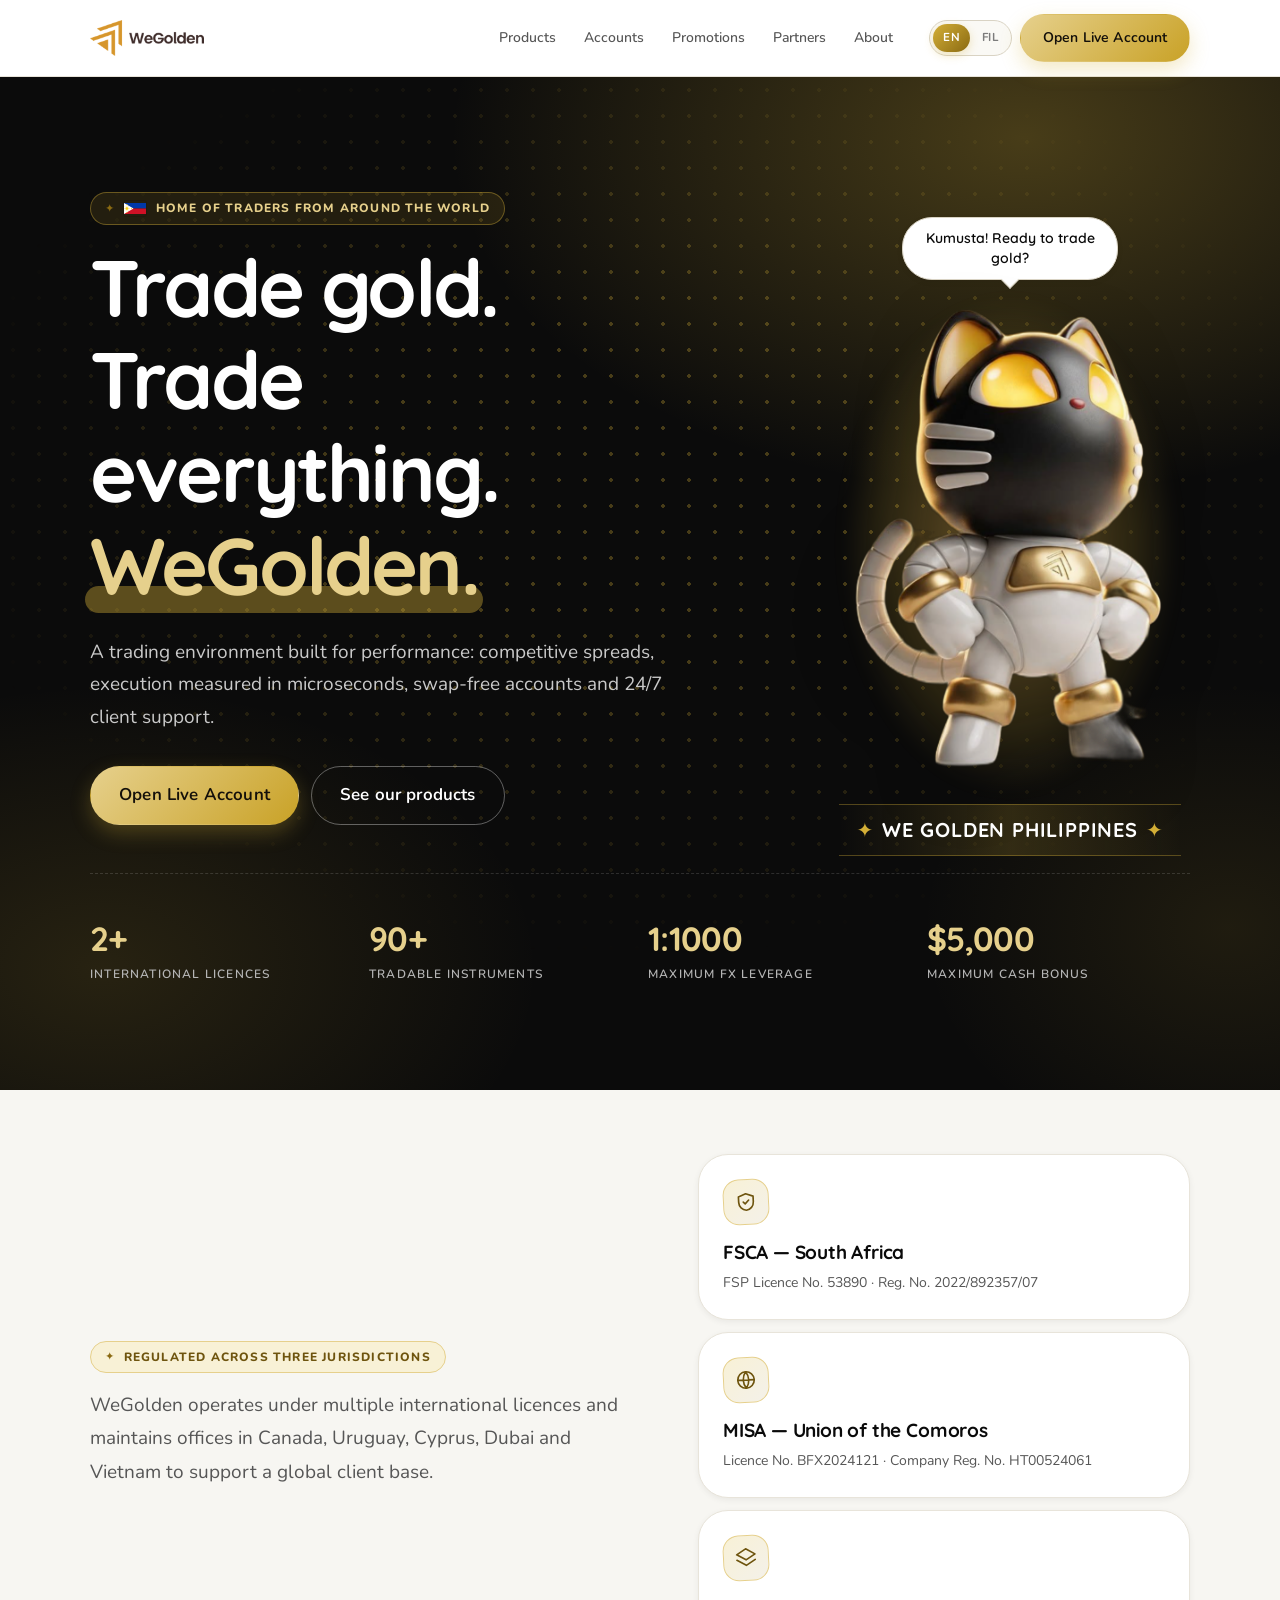
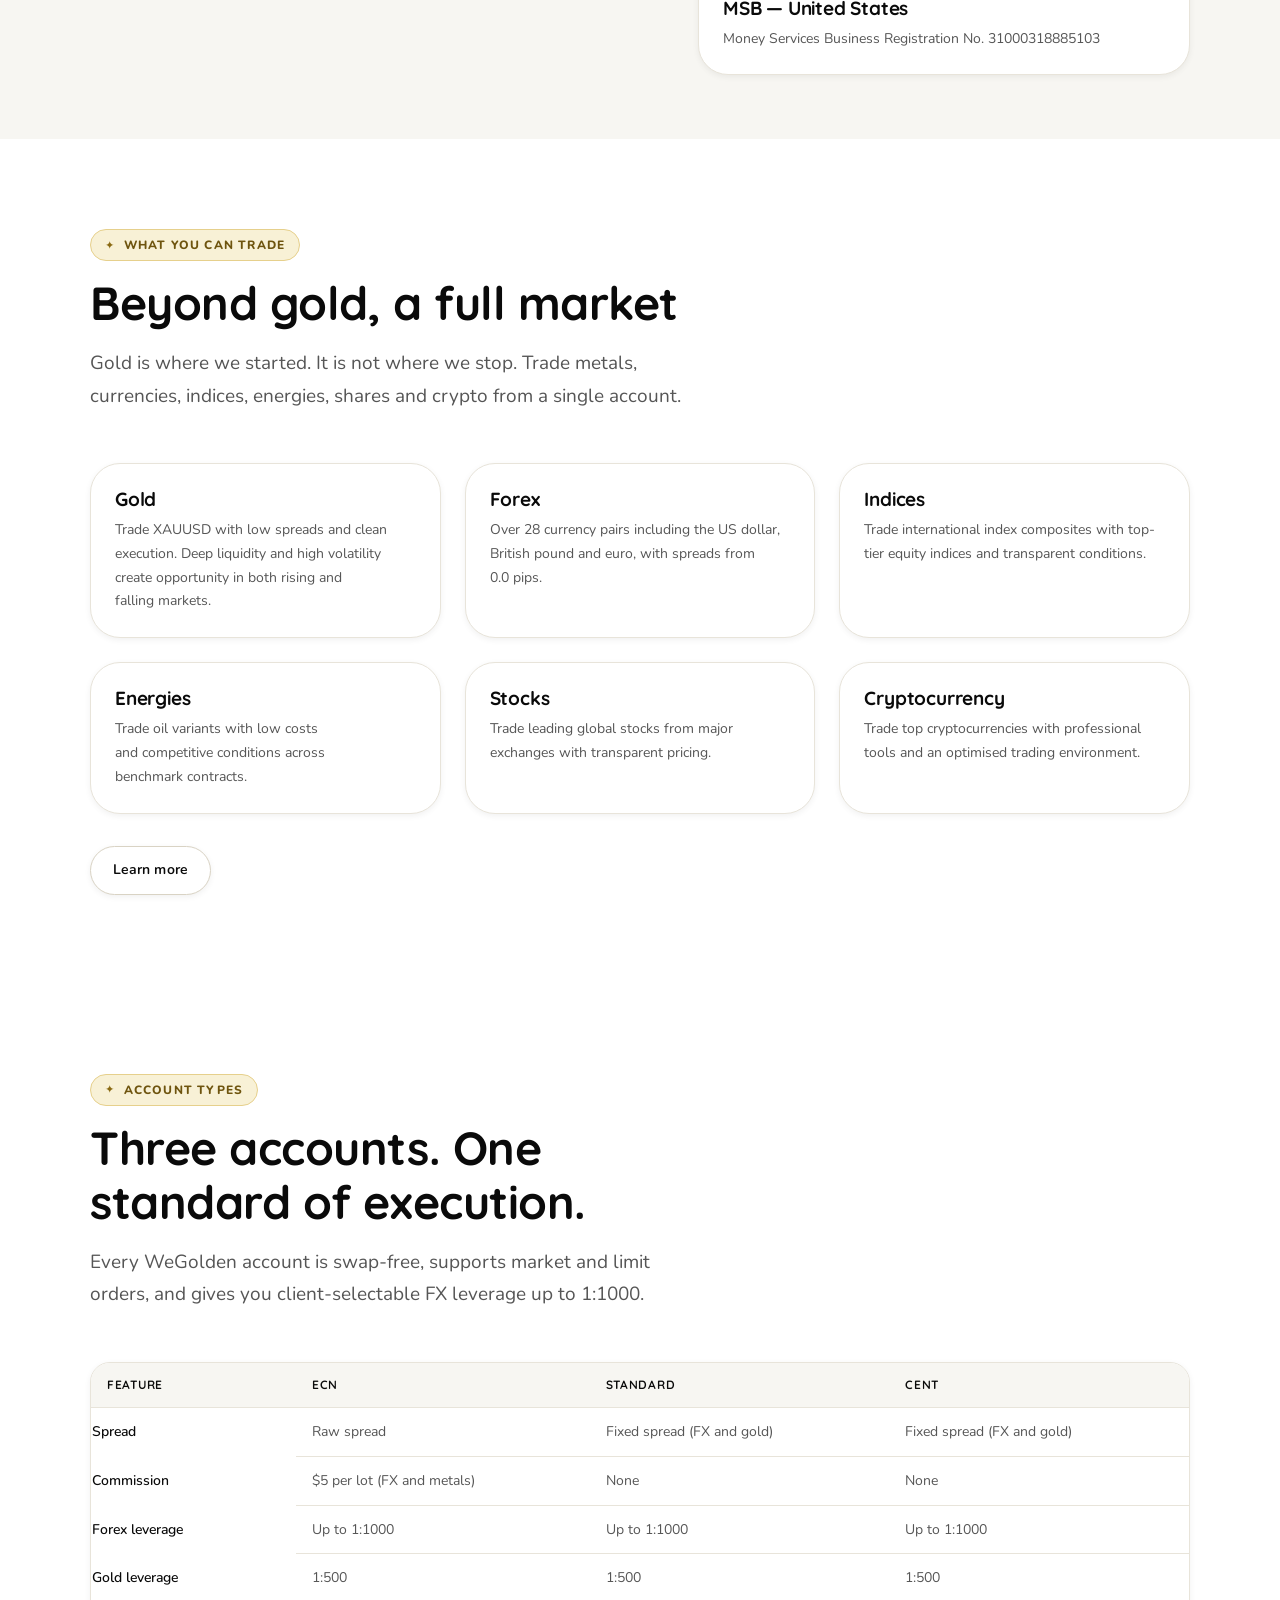
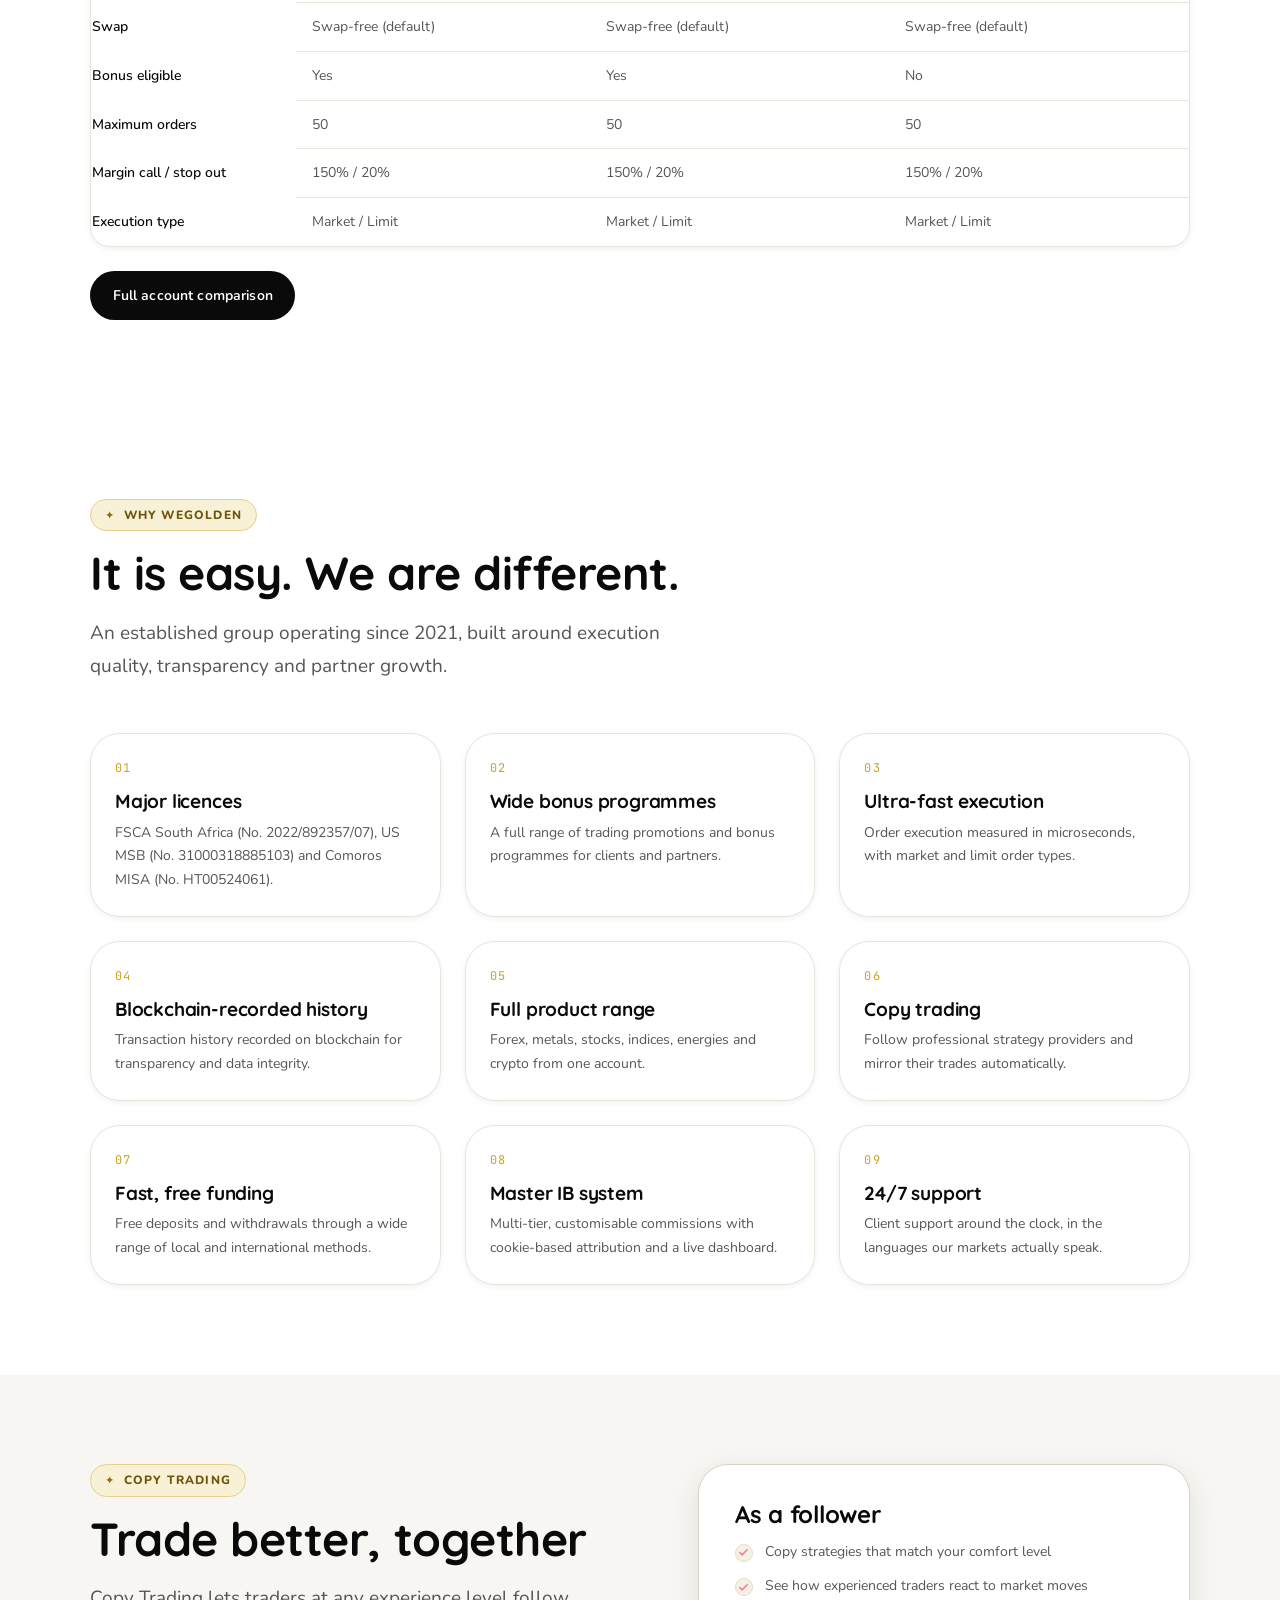
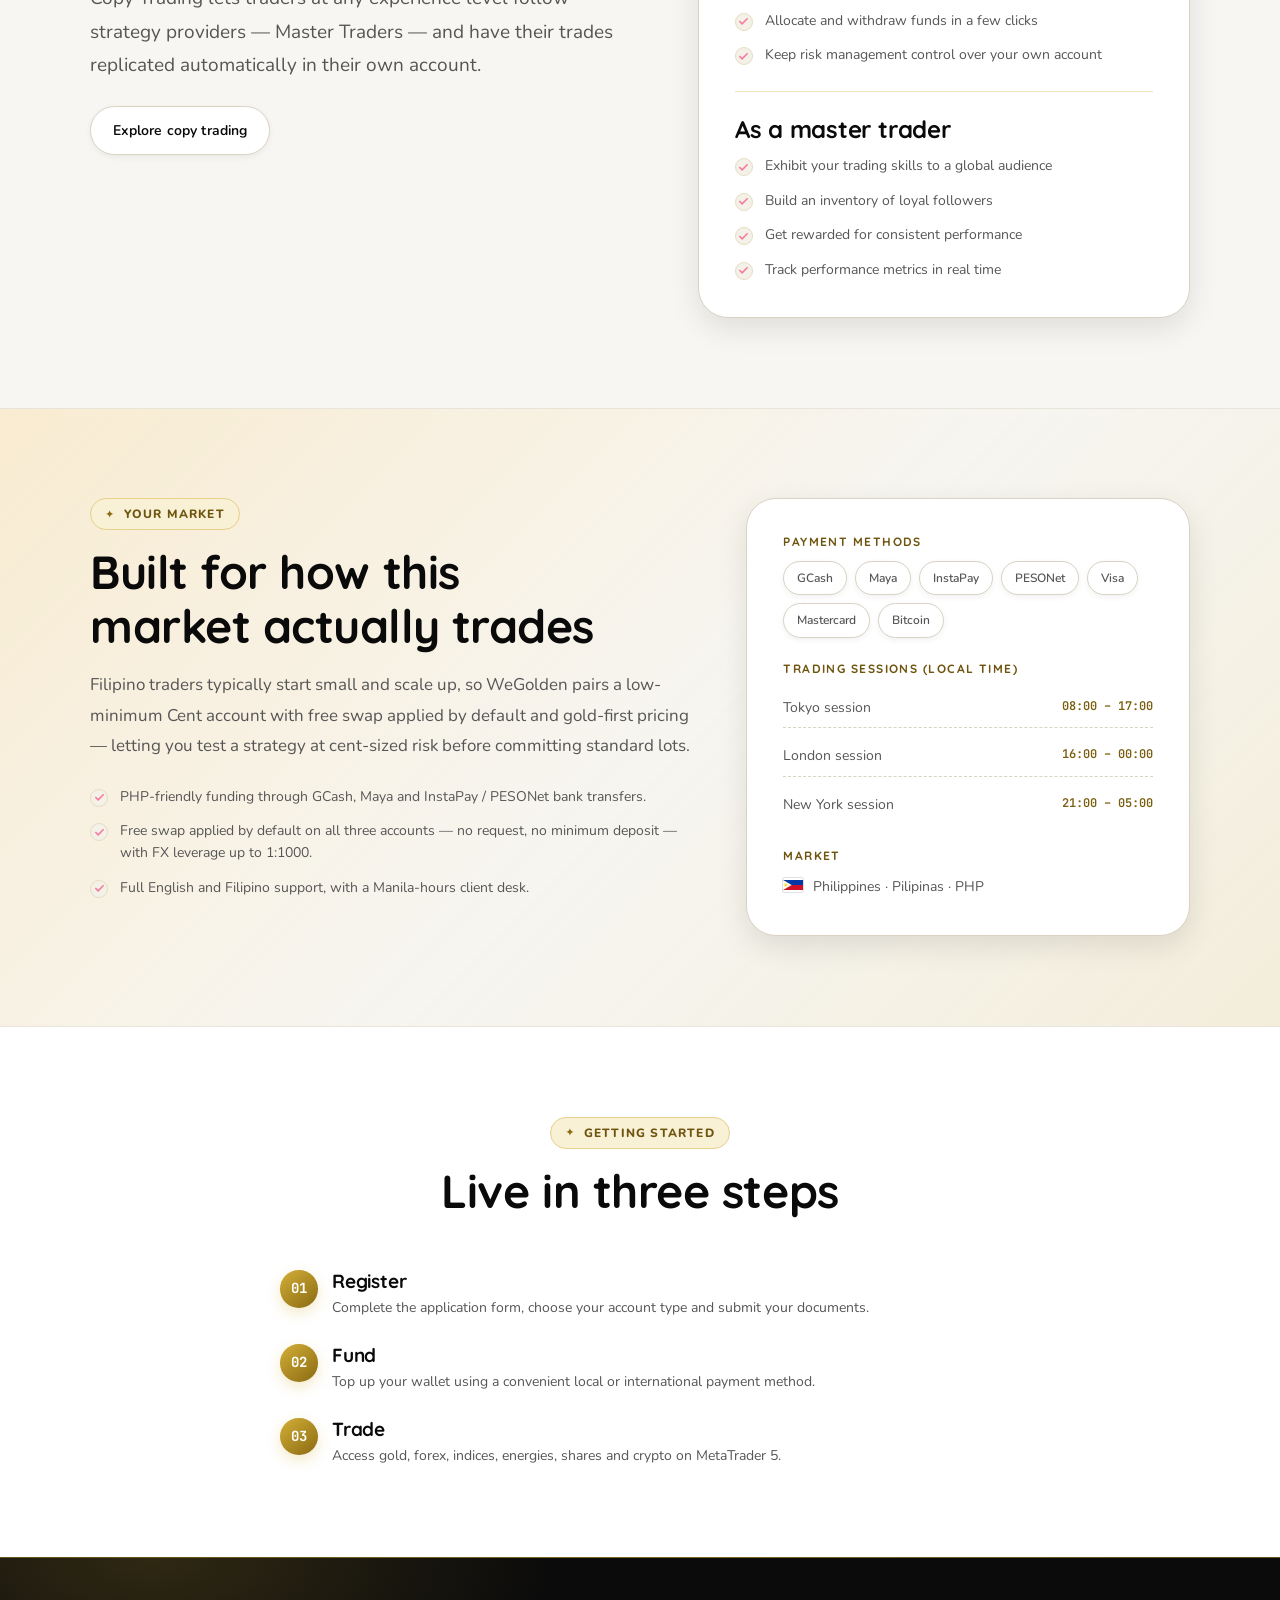
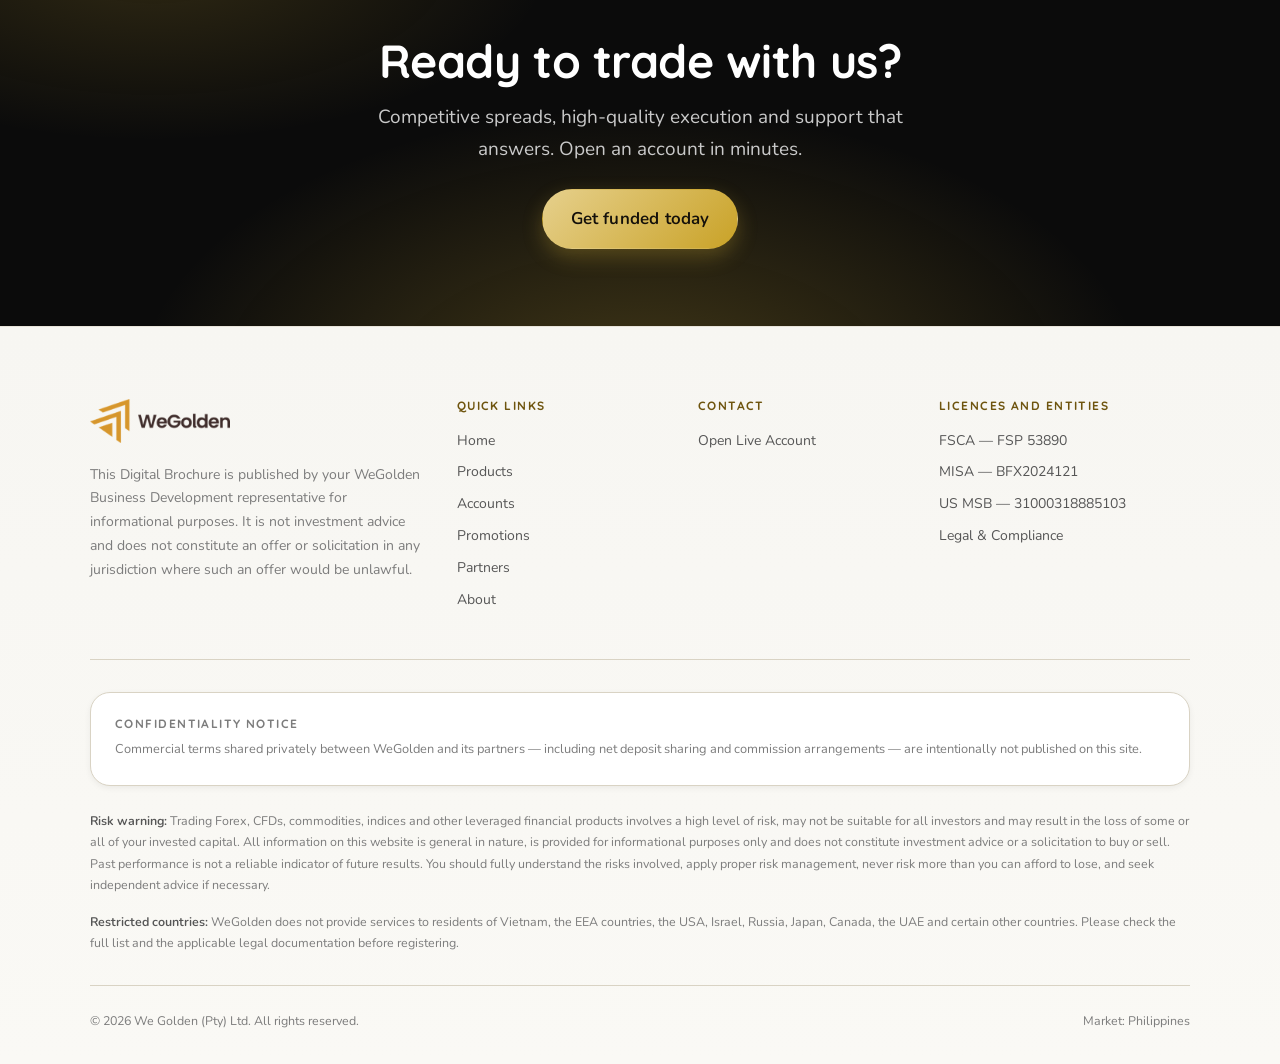
<file: index.html>
<!DOCTYPE html>
<html lang="en">
<head>
  <meta charset="utf-8">
  <title>WeGolden Philippines</title>
  <meta name="viewport" content="width=device-width, initial-scale=1">
  <link rel="canonical" href="https://wegolden-philippines.pages.dev/en/index.html">
  <meta http-equiv="refresh" content="0; url=en/index.html">
  <script>
    (function () {
      var langs = ["en","tl"];
      var saved = null;
      try { saved = localStorage.getItem('wg-lang'); } catch (e) {}
      var nav = (navigator.language || 'en').slice(0, 2).toLowerCase();
      var pick = saved && langs.indexOf(saved) > -1 ? saved
               : (nav === 'tl' || nav === 'fil' ? 'tl' : 'en');
      location.replace(pick + '/index.html');
    })();
  </script>
</head>
<body>
  <p>Redirecting to <a href="en/index.html">WeGolden Philippines</a>…</p>
</body>
</html>
</file>
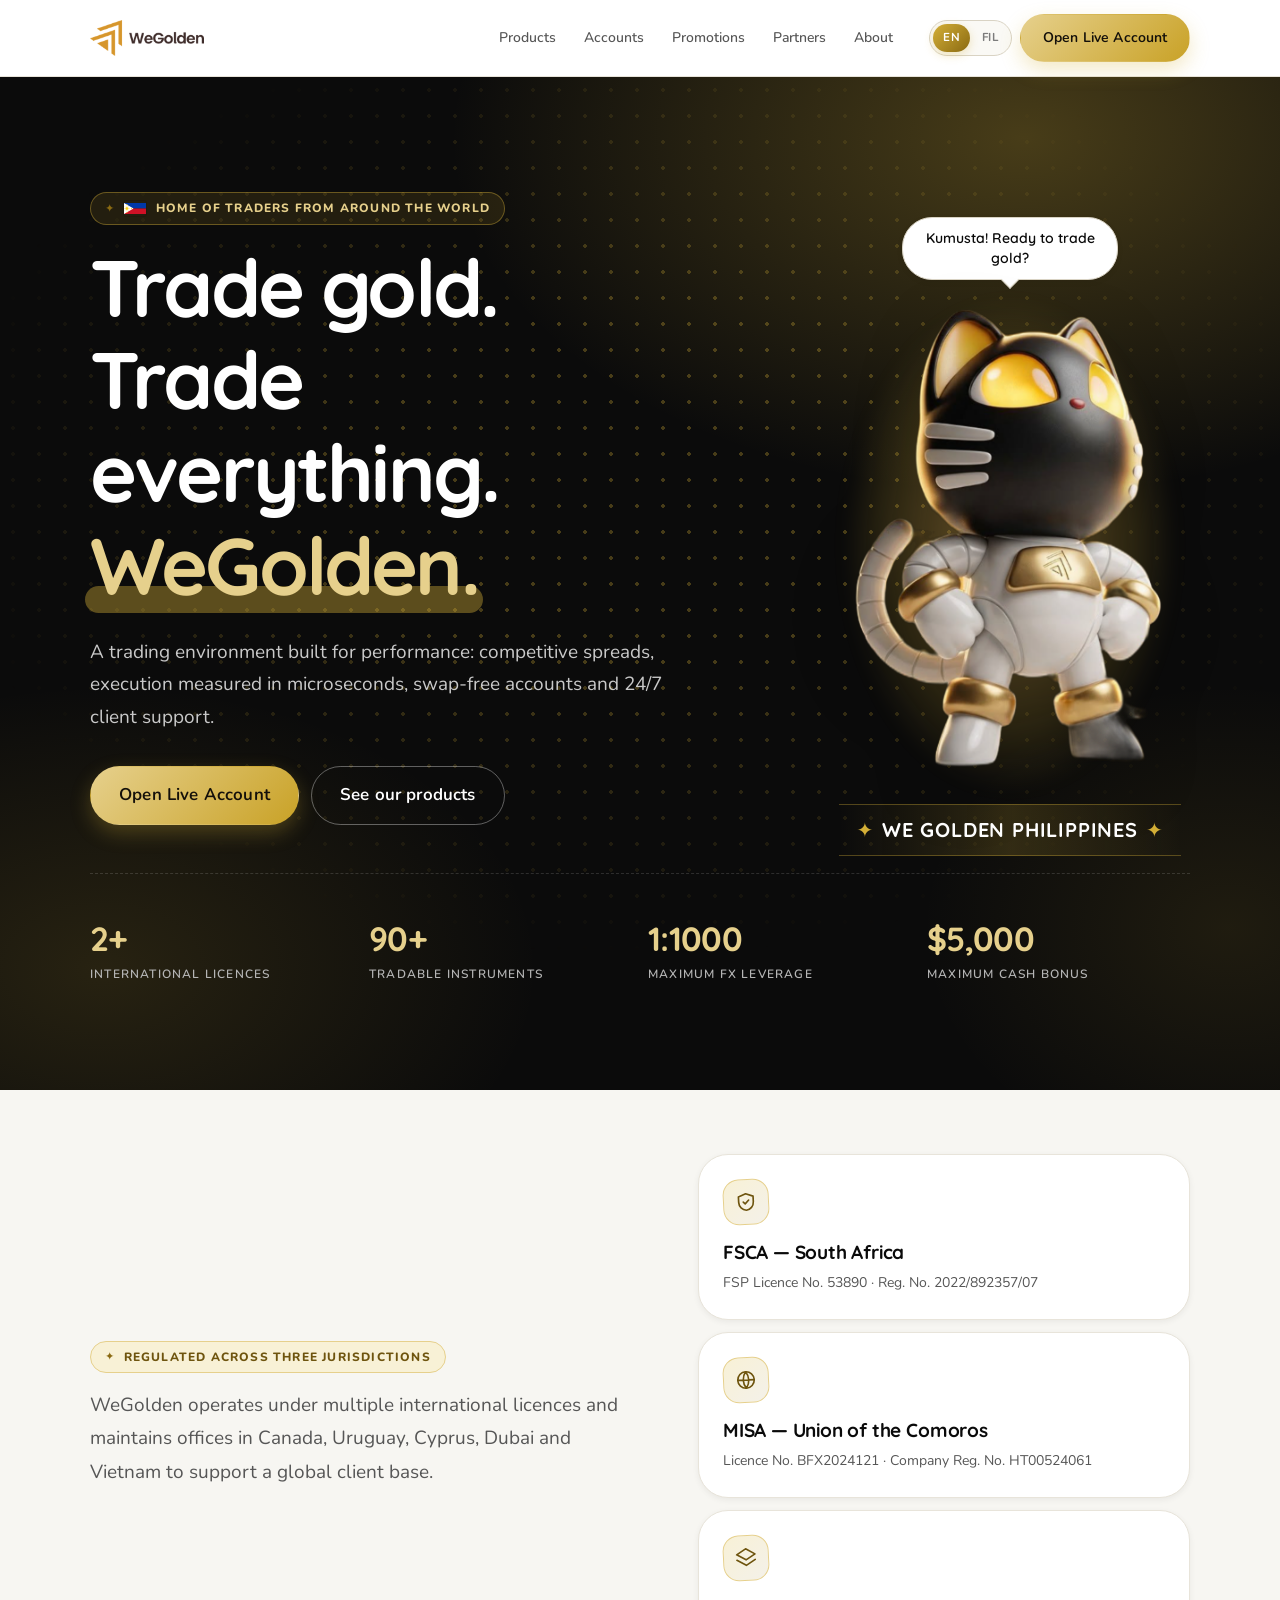
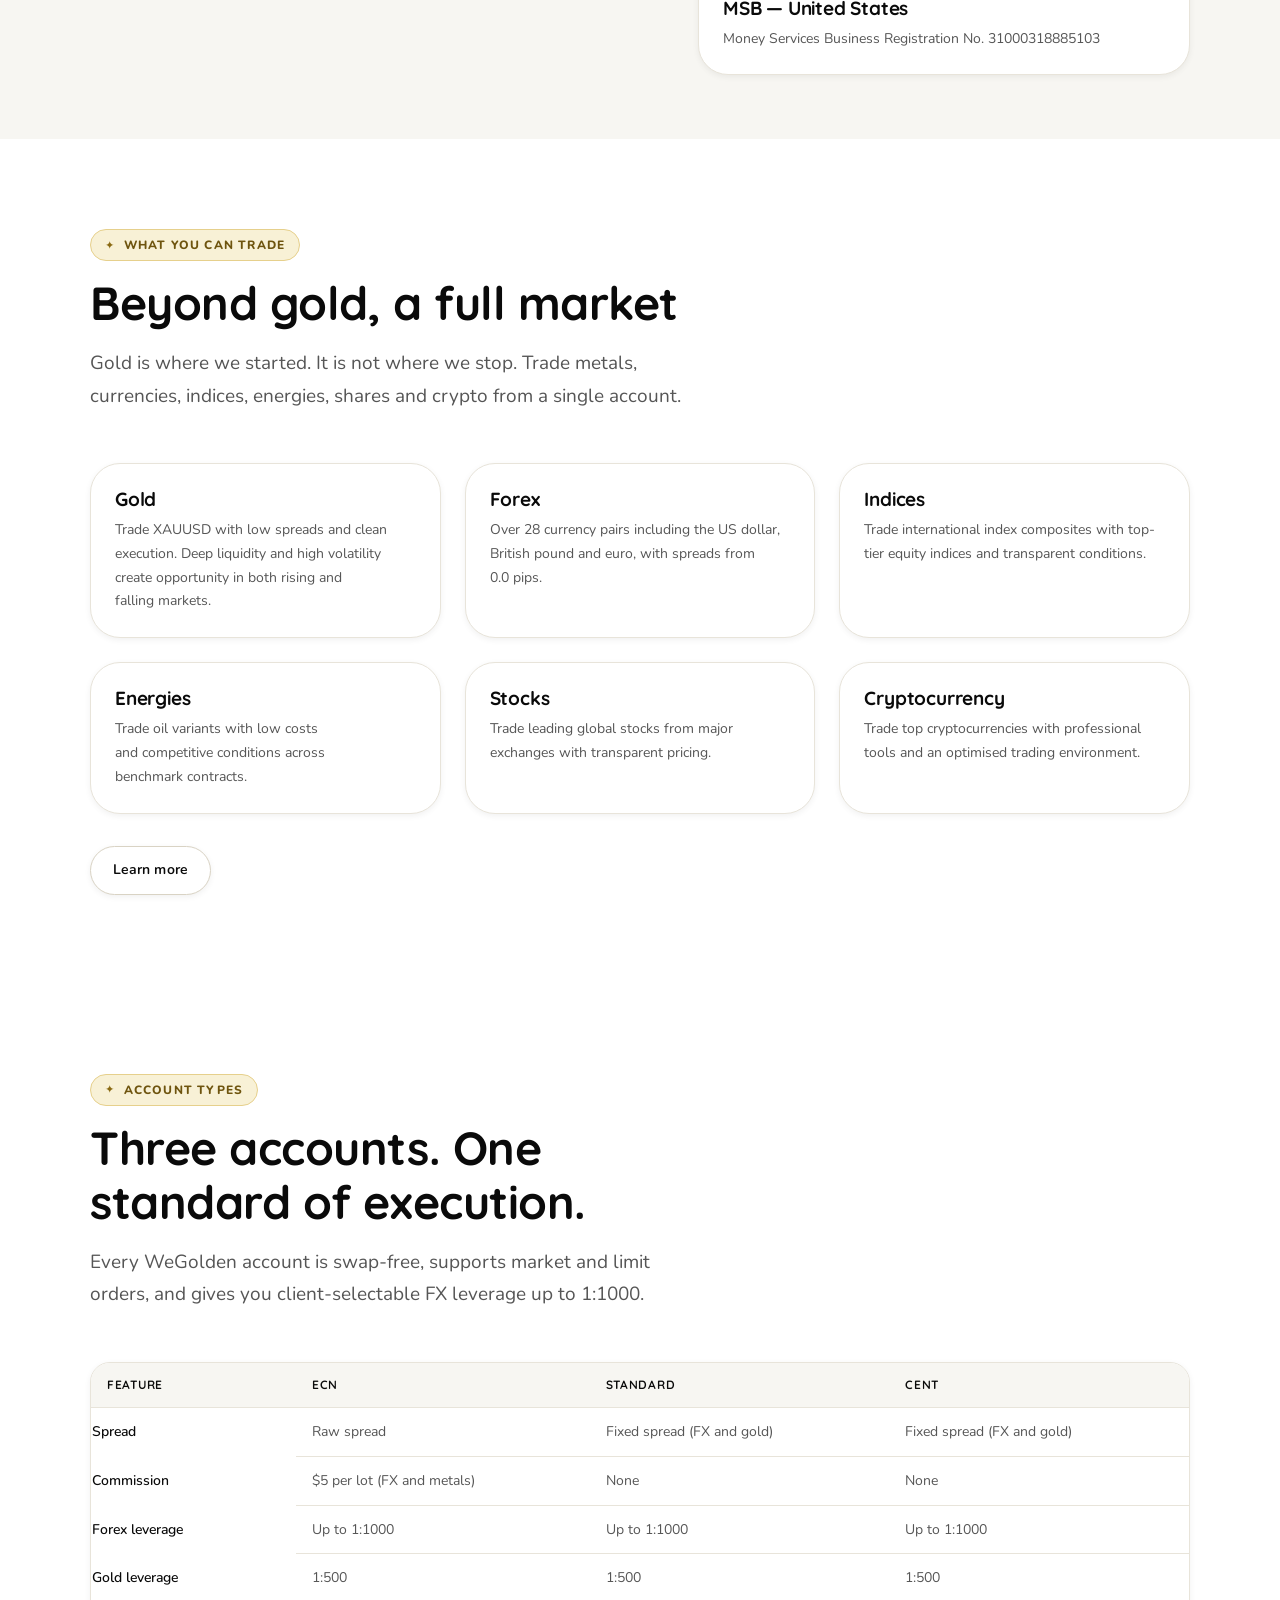
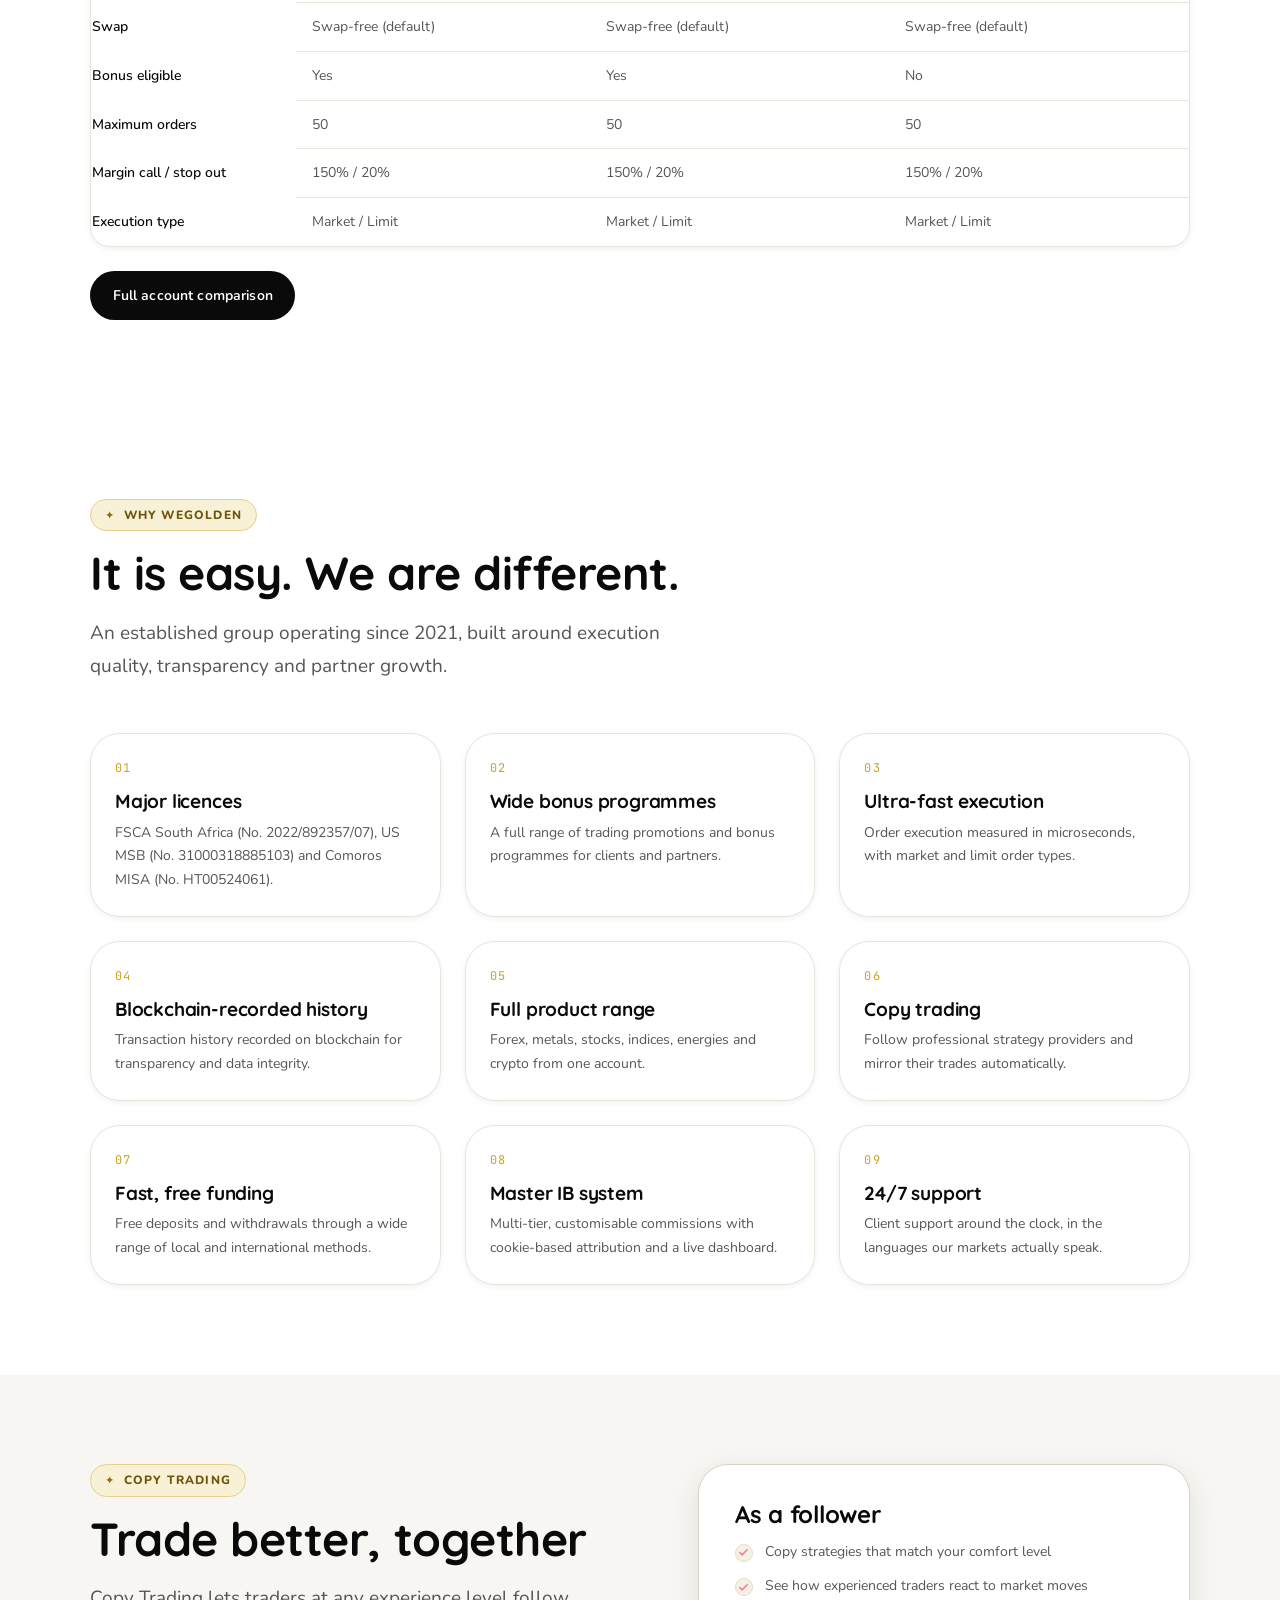
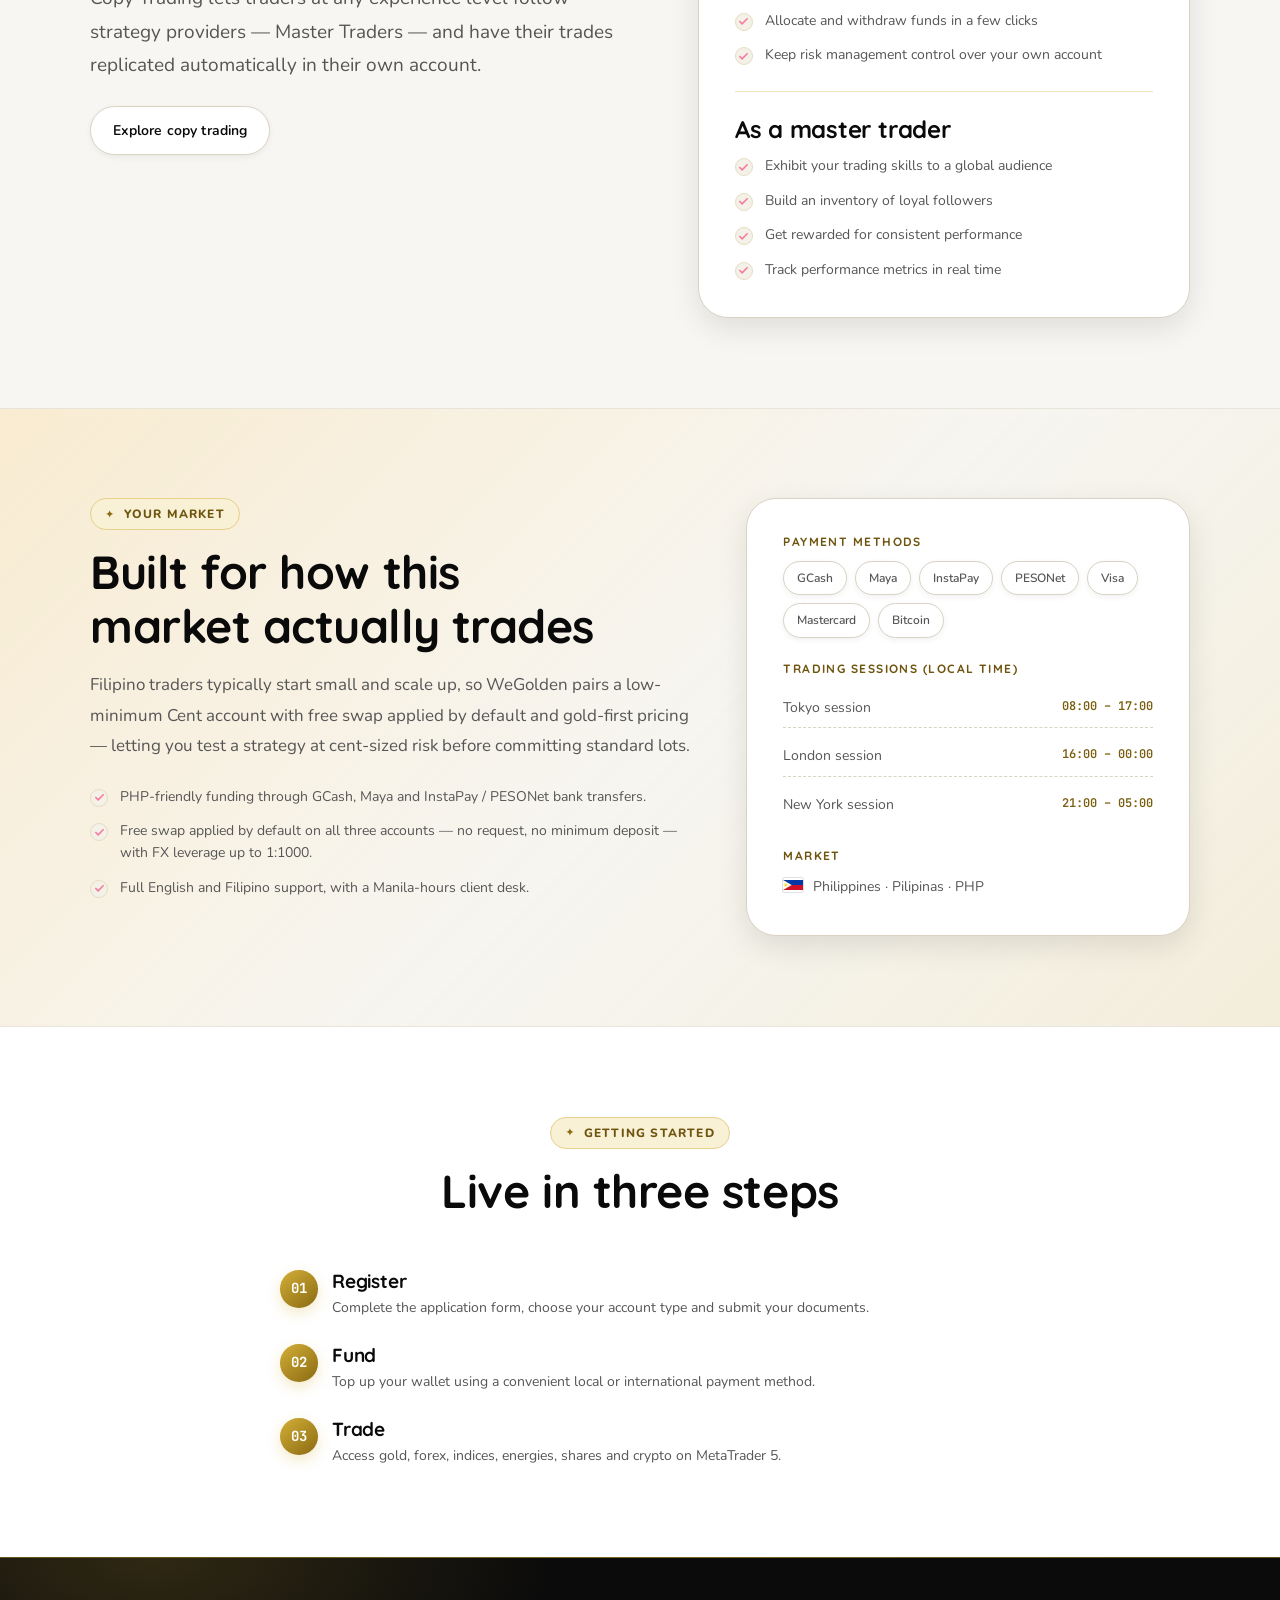
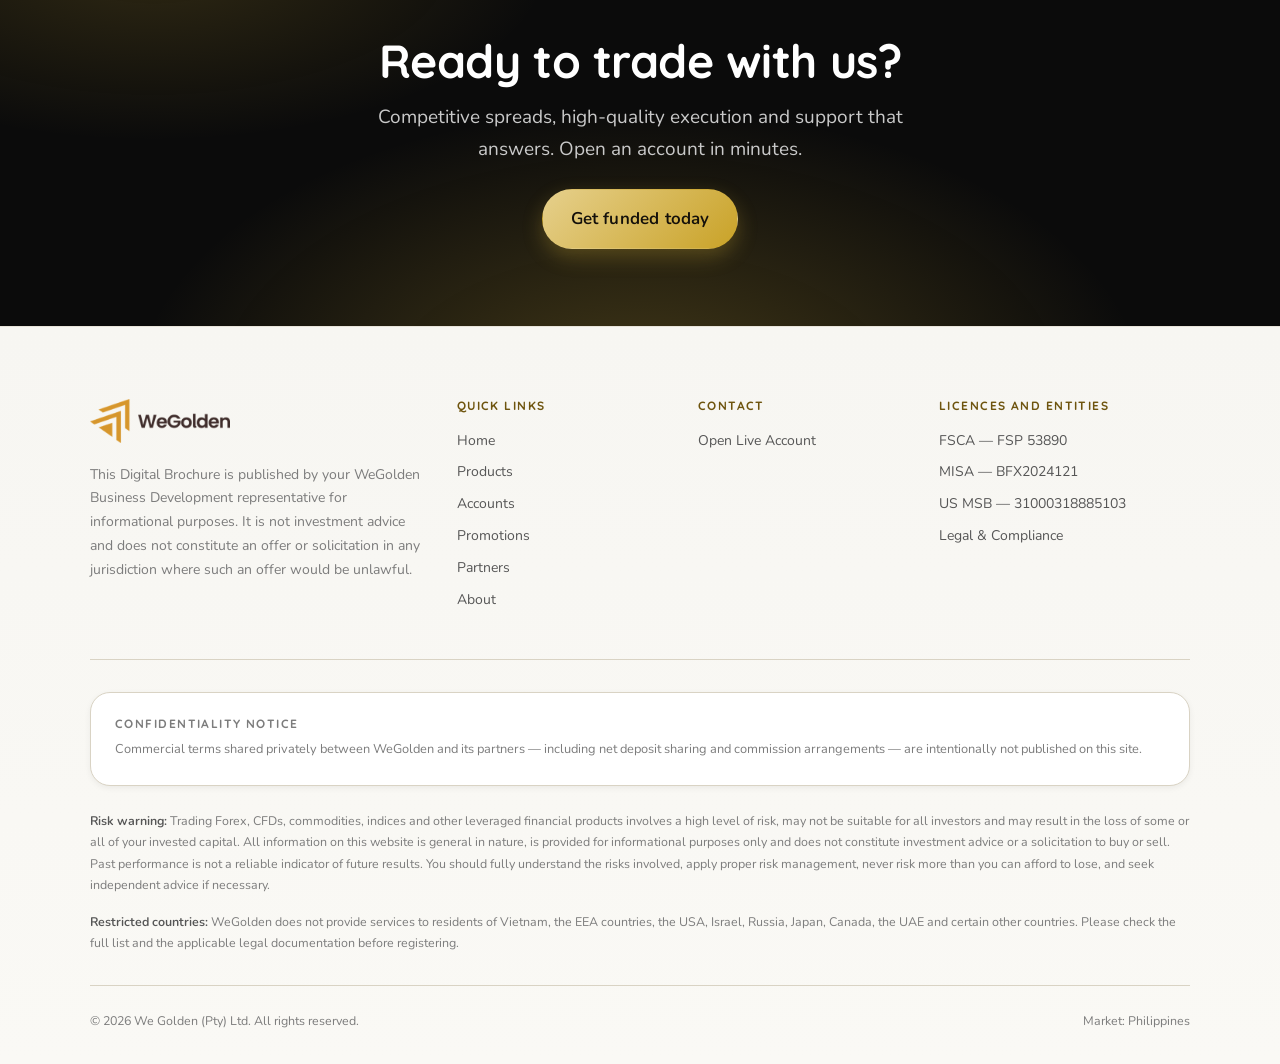
<file: en/index.html>
<!DOCTYPE html>
<html lang="en" dir="ltr">
<head>
    <meta charset="utf-8">
    <meta name="viewport" content="width=device-width, initial-scale=1">
    <title>WeGolden Philippines — WeTrade. WeCopy. WeWin.</title>
    <meta name="description" content="WeGolden Philippines — gold, forex, indices, energies, shares and crypto trading with competitive spreads, swap-free accounts and leverage up to 1:1000.">
    <meta name="theme-color" content="#FFFFFF">

    <meta property="og:type" content="website">
    <meta property="og:site_name" content="WeGolden Philippines">
    <meta property="og:title" content="WeGolden Philippines — WeTrade. WeCopy. WeWin.">
    <meta property="og:description" content="WeGolden Philippines — gold, forex, indices, energies, shares and crypto trading with competitive spreads, swap-free accounts and leverage up to 1:1000.">
    <meta property="og:url" content="https://wegolden-philippines.pages.dev/en/index.html">
    <meta property="og:locale" content="en_US">
    <meta name="twitter:card" content="summary_large_image">

    <link rel="alternate" hreflang="en" href="https://wegolden-philippines.pages.dev/en/index.html">
    <link rel="alternate" hreflang="tl" href="https://wegolden-philippines.pages.dev/tl/index.html">
    <link rel="alternate" hreflang="x-default" href="https://wegolden-philippines.pages.dev/en/index.html">
    <link rel="canonical" href="https://wegolden-philippines.pages.dev/en/index.html">

    <link rel="preconnect" href="https://fonts.googleapis.com">
    <link rel="preconnect" href="https://fonts.gstatic.com" crossorigin>
    <link href="https://fonts.googleapis.com/css2?family=Nunito:wght@400;500;600;700;800&family=Quicksand:wght@500;600;700&family=JetBrains+Mono:wght@400;600&display=swap" rel="stylesheet">

    <link rel="stylesheet" href="../assets/css/tokens.css">
    <link rel="stylesheet" href="../assets/css/base.css">
    <link rel="stylesheet" href="../assets/css/layout.css">
    <link rel="stylesheet" href="../assets/css/components.css">
    <link rel="stylesheet" href="../assets/css/pages.css">

    <link rel="icon" href="data:image/svg+xml,<svg xmlns='http://www.w3.org/2000/svg' viewBox='0 0 32 32'><rect width='32' height='32' rx='9' fill='%23FFC65C'/><text x='16' y='23' font-family='Poppins,sans-serif' font-size='19' font-weight='800' text-anchor='middle' fill='%23FFFFFF'>W</text></svg>">

    <script type="application/ld+json">
    {
      "@context": "https://schema.org",
      "@type": "FinancialService",
      "name": "WeGolden Philippines",
      "url": "https://wegolden-philippines.pages.dev",
      "description": "WeGolden Philippines — gold, forex, indices, energies, shares and crypto trading with competitive spreads, swap-free accounts and leverage up to 1:1000.",
      "areaServed": "Philippines",
      "currenciesAccepted": "PHP"
    }
    </script>
</head>
<body class="">
    <a class="skip-link" href="#main">Skip to content</a>
    
  <header class="site-header">
    <div class="container header-inner">
      <a class="logo" href="index.html" aria-label="WeGolden — Home">
        <img class="logo-img" src="../assets/img/wegolden-logo.png" alt="WeGolden" width="724" height="228" decoding="async" />
      </a>

      <nav class="nav" aria-label="Menu">
        <a class="nav-link" href="products.html">Products</a><a class="nav-link" href="accounts.html">Accounts</a><a class="nav-link" href="promotions.html">Promotions</a><a class="nav-link" href="partners.html">Partners</a><a class="nav-link" href="about.html">About</a>
      </nav>

      <div class="header-actions">
        <div class="lang-switch" role="group" aria-label="Language">
          <a href="../en/index.html" hreflang="en" lang="en" aria-current="true">EN</a><a href="../tl/index.html" hreflang="tl" lang="tl">FIL</a>
        </div>
        <a class="btn btn--primary btn--header" href="https://my.wegolden.com/en/auth/sign-up" target="_blank" rel="noopener">Open Live Account</a>
        <button class="menu-toggle" type="button" aria-expanded="false" aria-controls="mobile-nav" aria-label="Menu">
          <svg viewBox="0 0 24 24" fill="none" stroke="currentColor" stroke-width="2" stroke-linecap="round" aria-hidden="true"><line x1="3" y1="6" x2="21" y2="6"/><line x1="3" y1="12" x2="21" y2="12"/><line x1="3" y1="18" x2="21" y2="18"/></svg>
        </button>
      </div>
    </div>

    <div class="mobile-nav" id="mobile-nav">
      <div class="container">
        <ul><li><a href="index.html" aria-current="page">Home</a></li><li><a href="products.html">Products</a></li><li><a href="accounts.html">Accounts</a></li><li><a href="promotions.html">Promotions</a></li><li><a href="partners.html">Partners</a></li><li><a href="about.html">About</a></li></ul>
        <a class="btn btn--primary" href="https://my.wegolden.com/en/auth/sign-up" target="_blank" rel="noopener">Open Live Account</a>
      </div>
    </div>
  </header>
    <main id="main">

    <section class="hero">
      <div class="container">
        <div class="hero-layout">
          <div class="hero-inner">
            <span class="eyebrow"><img class="eyebrow-flag" src="../assets/img/flag-ph.svg" alt="Philippines flag" width="22" height="15" />Home of traders from around the world</span>
            <h1>Trade gold. Trade everything. <em>WeGolden.</em></h1>
            <p class="hero-lead">A trading environment built for performance: competitive spreads, execution measured in microseconds, swap-free accounts and 24/7 client support.</p>
            <div class="btn-row">
              <a class="btn btn--primary btn--lg" href="https://my.wegolden.com/en/auth/sign-up" target="_blank" rel="noopener">Open Live Account</a>
              <a class="btn btn--ghost btn--lg" href="products.html">See our products</a>
            </div>
          </div>

          <div class="hero-mascot">
            <p class="mascot-bubble">Kumusta! Ready to trade gold?</p>
            <div class="mascot-track" aria-hidden="true">
              <img
                class="mascot-img"
                src="../assets/img/wegolden-mascot.png"
                alt=""
                width="738"
                height="1120"
                fetchpriority="high"
                decoding="async"
              />
            </div>
            <p class="mascot-name">We Golden Philippines</p>
          </div>
        </div>

        <div class="hero-stats">
          
  <div class="stat">
    <span class="stat-value num">2+</span>
    <span class="stat-label">International licences</span>
  </div>
  <div class="stat">
    <span class="stat-value num">90+</span>
    <span class="stat-label">Tradable instruments</span>
  </div>
  <div class="stat">
    <span class="stat-value num">1:1000</span>
    <span class="stat-label">Maximum FX leverage</span>
  </div>
  <div class="stat">
    <span class="stat-value num">$5,000</span>
    <span class="stat-label">Maximum cash bonus</span>
  </div>
        </div>
      </div>
    </section>

    <section class="section section--tight section--alt">
      <div class="container">
        <div class="split" style="align-items:center">
          <div>
            <span class="eyebrow">Regulated across three jurisdictions</span>
            <p style="font-size:var(--fs-md);color:var(--text-muted);line-height:1.75;max-inline-size:56ch">
              WeGolden operates under multiple international licences and maintains offices in Canada, Uruguay, Cyprus, Dubai and Vietnam to support a global client base.
            </p>
          </div>
          <div style="display:grid;gap:var(--sp-3)">
            
  <article class="card card--flat">
    
    <div class="card-icon" aria-hidden="true"><svg viewBox="0 0 24 24" fill="none" stroke="currentColor" stroke-width="1.8" stroke-linecap="round" stroke-linejoin="round" aria-hidden="true"><path d="M12 3l8 3v6c0 5-3.5 8.5-8 9-4.5-.5-8-4-8-9V6z"/><polyline points="9 12 11 14 15 10"/></svg></div>
    <h3>FSCA — South Africa</h3>
    <p>FSP Licence No. 53890 · Reg. No. 2022/892357/07</p>
  </article>
            
  <article class="card card--flat">
    
    <div class="card-icon" aria-hidden="true"><svg viewBox="0 0 24 24" fill="none" stroke="currentColor" stroke-width="1.8" stroke-linecap="round" stroke-linejoin="round" aria-hidden="true"><circle cx="12" cy="12" r="9"/><path d="M3 12h18M12 3a15 15 0 0 1 0 18 15 15 0 0 1 0-18"/></svg></div>
    <h3>MISA — Union of the Comoros</h3>
    <p>Licence No. BFX2024121 · Company Reg. No. HT00524061</p>
  </article>
            
  <article class="card card--flat">
    
    <div class="card-icon" aria-hidden="true"><svg viewBox="0 0 24 24" fill="none" stroke="currentColor" stroke-width="1.8" stroke-linecap="round" stroke-linejoin="round" aria-hidden="true"><polygon points="12 2 22 8 12 14 2 8"/><polyline points="2 14 12 20 22 14"/></svg></div>
    <h3>MSB — United States</h3>
    <p>Money Services Business Registration No. 31000318885103</p>
  </article>
          </div>
        </div>
      </div>
    </section>

    <section class="section">
      <div class="container">
        
  <div class="section-head">
    <span class="eyebrow">What you can trade</span>
    <h2>Beyond gold, a full market</h2>
    <p>Gold is where we started. It is not where we stop. Trade metals, currencies, indices, energies, shares and crypto from a single account.</p>
  </div>
        <div class="grid grid--3">
  <article class="card card--flat">
    
    
    <h3>Gold</h3>
    <p>Trade XAUUSD with low spreads and clean execution. Deep liquidity and high volatility create opportunity in both rising and falling markets.</p>
  </article>
  <article class="card card--flat">
    
    
    <h3>Forex</h3>
    <p>Over 28 currency pairs including the US dollar, British pound and euro, with spreads from 0.0 pips.</p>
  </article>
  <article class="card card--flat">
    
    
    <h3>Indices</h3>
    <p>Trade international index composites with top-tier equity indices and transparent conditions.</p>
  </article>
  <article class="card card--flat">
    
    
    <h3>Energies</h3>
    <p>Trade oil variants with low costs and competitive conditions across benchmark contracts.</p>
  </article>
  <article class="card card--flat">
    
    
    <h3>Stocks</h3>
    <p>Trade leading global stocks from major exchanges with transparent pricing.</p>
  </article>
  <article class="card card--flat">
    
    
    <h3>Cryptocurrency</h3>
    <p>Trade top cryptocurrencies with professional tools and an optimised trading environment.</p>
  </article></div>
        <div class="btn-row" style="margin-block-start:var(--sp-6)">
          <a class="btn btn--ghost" href="products.html">Learn more</a>
        </div>
      </div>
    </section>

    <section class="section section--paper">
      <div class="container">
        
  <div class="section-head">
    <span class="eyebrow">Account types</span>
    <h2>Three accounts. One standard of execution.</h2>
    <p>Every WeGolden account is swap-free, supports market and limit orders, and gives you client-selectable FX leverage up to 1:1000.</p>
  </div>
        
  <div class="table-wrap table-wrap--paper">
    <table>
      <caption class="visually-hidden">Three accounts. One standard of execution.</caption>
      <thead>
        <tr><th scope="col">Feature</th><th scope="col">ECN</th><th scope="col">Standard</th><th scope="col">Cent</th></tr>
      </thead>
      <tbody>
        <tr><th scope="row" style="text-align:start;font-weight:550;color:inherit">Spread</th><td>Raw spread</td><td>Fixed spread (FX and gold)</td><td>Fixed spread (FX and gold)</td></tr><tr><th scope="row" style="text-align:start;font-weight:550;color:inherit">Commission</th><td>$5 per lot (FX and metals)</td><td>None</td><td>None</td></tr><tr><th scope="row" style="text-align:start;font-weight:550;color:inherit">Forex leverage</th><td>Up to 1:1000</td><td>Up to 1:1000</td><td>Up to 1:1000</td></tr><tr><th scope="row" style="text-align:start;font-weight:550;color:inherit">Gold leverage</th><td>1:500</td><td>1:500</td><td>1:500</td></tr><tr><th scope="row" style="text-align:start;font-weight:550;color:inherit">Swap</th><td>Swap-free (default)</td><td>Swap-free (default)</td><td>Swap-free (default)</td></tr><tr><th scope="row" style="text-align:start;font-weight:550;color:inherit">Bonus eligible</th><td>Yes</td><td>Yes</td><td>No</td></tr><tr><th scope="row" style="text-align:start;font-weight:550;color:inherit">Maximum orders</th><td>50</td><td>50</td><td>50</td></tr><tr><th scope="row" style="text-align:start;font-weight:550;color:inherit">Margin call / stop out</th><td>150% / 20%</td><td>150% / 20%</td><td>150% / 20%</td></tr><tr><th scope="row" style="text-align:start;font-weight:550;color:inherit">Execution type</th><td>Market / Limit</td><td>Market / Limit</td><td>Market / Limit</td></tr>
      </tbody>
    </table>
  </div>
  
        <div class="btn-row" style="margin-block-start:var(--sp-5)">
          <a class="btn btn--dark" href="accounts.html">Full account comparison</a>
        </div>
      </div>
    </section>

    <section class="section">
      <div class="container">
        
  <div class="section-head">
    <span class="eyebrow">Why WeGolden</span>
    <h2>It is easy. We are different.</h2>
    <p>An established group operating since 2021, built around execution quality, transparency and partner growth.</p>
  </div>
        <div class="grid grid--3">
  <article class="card">
    <span class="card-num">01</span>
    
    <h3>Major licences</h3>
    <p>FSCA South Africa (No. 2022/892357/07), US MSB (No. 31000318885103) and Comoros MISA (No. HT00524061).</p>
  </article>
  <article class="card">
    <span class="card-num">02</span>
    
    <h3>Wide bonus programmes</h3>
    <p>A full range of trading promotions and bonus programmes for clients and partners.</p>
  </article>
  <article class="card">
    <span class="card-num">03</span>
    
    <h3>Ultra-fast execution</h3>
    <p>Order execution measured in microseconds, with market and limit order types.</p>
  </article>
  <article class="card">
    <span class="card-num">04</span>
    
    <h3>Blockchain-recorded history</h3>
    <p>Transaction history recorded on blockchain for transparency and data integrity.</p>
  </article>
  <article class="card">
    <span class="card-num">05</span>
    
    <h3>Full product range</h3>
    <p>Forex, metals, stocks, indices, energies and crypto from one account.</p>
  </article>
  <article class="card">
    <span class="card-num">06</span>
    
    <h3>Copy trading</h3>
    <p>Follow professional strategy providers and mirror their trades automatically.</p>
  </article>
  <article class="card">
    <span class="card-num">07</span>
    
    <h3>Fast, free funding</h3>
    <p>Free deposits and withdrawals through a wide range of local and international methods.</p>
  </article>
  <article class="card">
    <span class="card-num">08</span>
    
    <h3>Master IB system</h3>
    <p>Multi-tier, customisable commissions with cookie-based attribution and a live dashboard.</p>
  </article>
  <article class="card">
    <span class="card-num">09</span>
    
    <h3>24/7 support</h3>
    <p>Client support around the clock, in the languages our markets actually speak.</p>
  </article></div>
      </div>
    </section>

    <section class="section section--alt">
      <div class="container">
        <div class="split">
          <div>
            <span class="eyebrow">Copy trading</span>
            <h2>Trade better, together</h2>
            <p style="color:var(--text-muted);margin-block:var(--sp-4) var(--sp-5);font-size:var(--fs-md);line-height:1.75">
              Copy Trading lets traders at any experience level follow strategy providers — Master Traders — and have their trades replicated automatically in their own account.
            </p>
            <a class="btn btn--ghost" href="https://wegolden.com/copy-trading/" target="_blank" rel="noopener">Explore copy trading</a>
          </div>
          <div class="split-panel">
            <h3 style="margin-block-end:var(--sp-3)">As a follower</h3>
            
  <ul class="feature-list">
    <li>Copy strategies that match your comfort level</li><li>See how experienced traders react to market moves</li><li>Allocate and withdraw funds in a few clicks</li><li>Keep risk management control over your own account</li>
  </ul>
            <hr style="border:none;border-block-start:1px solid rgba(212,175,55,.35);margin-block:var(--sp-5)">
            <h3 style="margin-block-end:var(--sp-3)">As a master trader</h3>
            
  <ul class="feature-list">
    <li>Exhibit your trading skills to a global audience</li><li>Build an inventory of loyal followers</li><li>Get rewarded for consistent performance</li><li>Track performance metrics in real time</li>
  </ul>
          </div>
        </div>
      </div>
    </section>

    
  <section class="section market-band" id="market">
    <div class="container">
      <div class="market-grid">
        <div>
          <span class="eyebrow">Your market</span>
          <h2>Built for how this market actually trades</h2>
          <div class="prose" style="margin-block-start:var(--sp-4)">
            <p>Filipino traders typically start small and scale up, so WeGolden pairs a low-minimum Cent account with free swap applied by default and gold-first pricing — letting you test a strategy at cent-sized risk before committing standard lots.</p>
          </div>
          <div style="margin-block-start:var(--sp-5)">
            
  <ul class="feature-list">
    <li>PHP-friendly funding through GCash, Maya and InstaPay / PESONet bank transfers.</li><li>Free swap applied by default on all three accounts — no request, no minimum deposit — with FX leverage up to 1:1000.</li><li>Full English and Filipino support, with a Manila-hours client desk.</li>
  </ul>
          </div>
        </div>

        <div class="split-panel">
          <div class="market-meta">
            <div class="market-meta-item">
              <h4>Payment methods</h4>
              
  <ul class="chips"><li>GCash</li><li>Maya</li><li>InstaPay</li><li>PESONet</li><li>Visa</li><li>Mastercard</li><li>Bitcoin</li></ul>
            </div>
            <div class="market-meta-item">
              <h4>Trading sessions (local time)</h4>
              <ul class="session-list">
                <li><span>Tokyo session</span><span class="time num">08:00 – 17:00</span></li><li><span>London session</span><span class="time num">16:00 – 00:00</span></li><li><span>New York session</span><span class="time num">21:00 – 05:00</span></li>
              </ul>
            </div>
            <div class="market-meta-item">
              <h4>Market</h4>
              <p><img class="inline-flag" src="../assets/img/flag-ph.svg" alt="Philippines flag" width="20" height="14" /> Philippines · Pilipinas · PHP</p>
            </div>
          </div>
        </div>
      </div>
    </div>
  </section>

    

    <section class="section">
      <div class="container">
        
  <div class="section-head section-head--center">
    <span class="eyebrow">Getting started</span>
    <h2>Live in three steps</h2>
    
  </div>
        <div style="max-inline-size:720px;margin-inline:auto">
          
  <ol class="steps">
    <li><h3>Register</h3><p>Complete the application form, choose your account type and submit your documents.</p></li><li><h3>Fund</h3><p>Top up your wallet using a convenient local or international payment method.</p></li><li><h3>Trade</h3><p>Access gold, forex, indices, energies, shares and crypto on MetaTrader 5.</p></li>
  </ol>
        </div>
      </div>
    </section>

    
  <section class="cta-band">
    <div class="container container--narrow">
      <h2>Ready to trade with us?</h2>
      <p>Competitive spreads, high-quality execution and support that answers. Open an account in minutes.</p>
      <div class="btn-row"><a class="btn btn--primary btn--lg" href="https://my.wegolden.com/en/auth/sign-up" target="_blank" rel="noopener">Get funded today</a></div>
    </div>
  </section>
    </main>
    
  <footer class="site-footer">
    <div class="container">
      <div class="footer-grid">
        <div class="footer-brand">
          <a class="logo logo--footer" href="index.html">
            <img class="logo-img" src="../assets/img/wegolden-logo.png" alt="WeGolden" width="724" height="228" loading="lazy" decoding="async" />
          </a>
          <p>This Digital Brochure is published by your WeGolden Business Development representative for informational purposes. It is not investment advice and does not constitute an offer or solicitation in any jurisdiction where such an offer would be unlawful.</p>
        </div>

        <div class="footer-col">
          <h4>Quick links</h4>
          <ul><li><a href="index.html">Home</a></li><li><a href="products.html">Products</a></li><li><a href="accounts.html">Accounts</a></li><li><a href="promotions.html">Promotions</a></li><li><a href="partners.html">Partners</a></li><li><a href="about.html">About</a></li></ul>
        </div>

        <div class="footer-col">
          <h4>Contact</h4>
          <ul>
            <li><a href="https://my.wegolden.com/en/auth/sign-up" target="_blank" rel="noopener">Open Live Account</a></li>
          </ul>
        </div>

        <div class="footer-col">
          <h4>Licences and entities</h4>
          <ul>
            <li><a href="https://wegolden.com/licenses/" target="_blank" rel="noopener">FSCA — FSP 53890</a></li>
            <li><a href="https://wegolden.com/licenses/" target="_blank" rel="noopener">MISA — BFX2024121</a></li>
            <li><a href="https://wegolden.com/licenses/" target="_blank" rel="noopener">US MSB — 31000318885103</a></li>
            <li><a href="https://wegolden.com/legal-compliance/" target="_blank" rel="noopener">Legal &amp; Compliance</a></li>
          </ul>
        </div>
      </div>

      <div class="footer-note">
        <h4>Confidentiality notice</h4>
        <p>Commercial terms shared privately between WeGolden and its partners — including net deposit sharing and commission arrangements — are intentionally not published on this site.</p>
      </div>

      <div class="footer-legal">
        <p><strong>Risk warning:</strong> Trading Forex, CFDs, commodities, indices and other leveraged financial products involves a high level of risk, may not be suitable for all investors and may result in the loss of some or all of your invested capital. All information on this website is general in nature, is provided for informational purposes only and does not constitute investment advice or a solicitation to buy or sell. Past performance is not a reliable indicator of future results. You should fully understand the risks involved, apply proper risk management, never risk more than you can afford to lose, and seek independent advice if necessary.</p>
        <p><strong>Restricted countries:</strong> WeGolden does not provide services to residents of Vietnam, the EEA countries, the USA, Israel, Russia, Japan, Canada, the UAE and certain other countries. Please check the full list and the applicable legal documentation before registering.</p>
        
      </div>

      <div class="footer-bottom">
        <span>© 2026 We Golden (Pty) Ltd. All rights reserved.</span>
        <span class="num">Market: Philippines</span>
      </div>
    </div>
  </footer>
    <script src="../assets/js/main.js" defer></script>
</body>
</html>
</file>
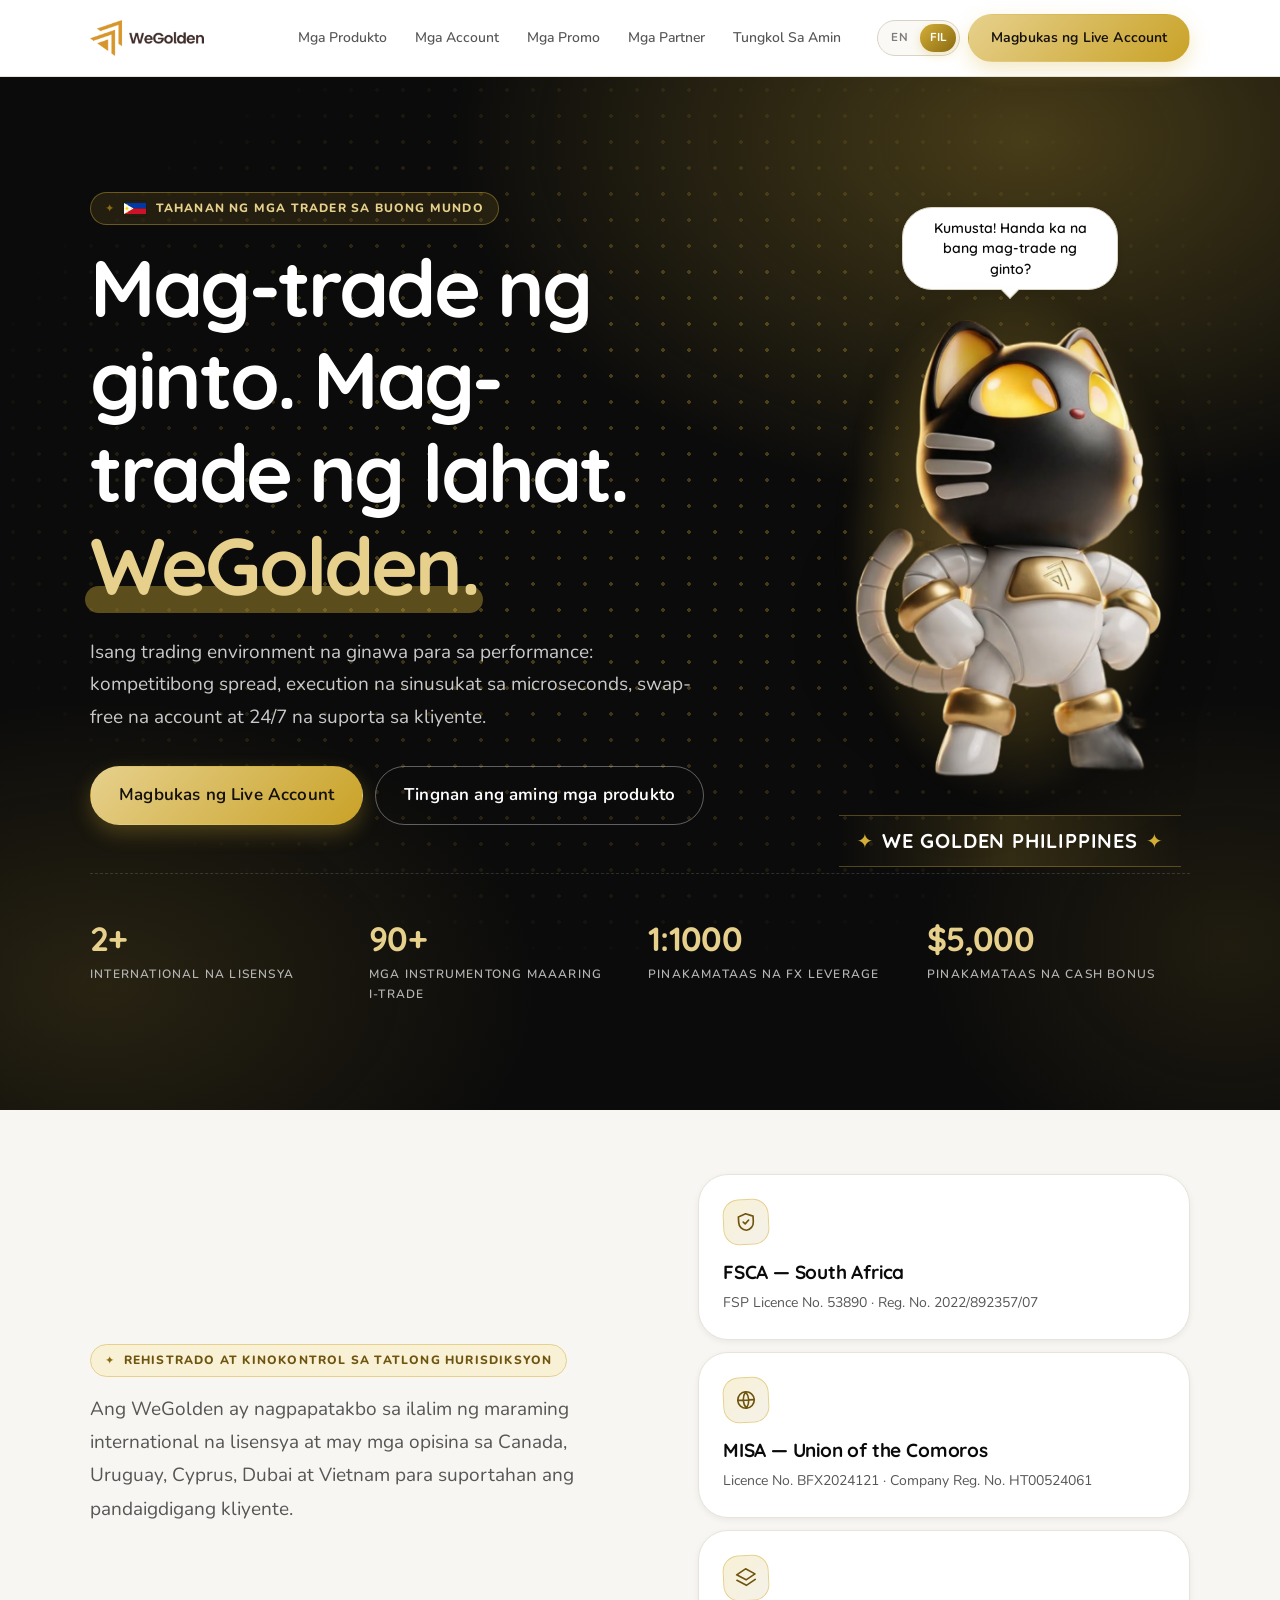
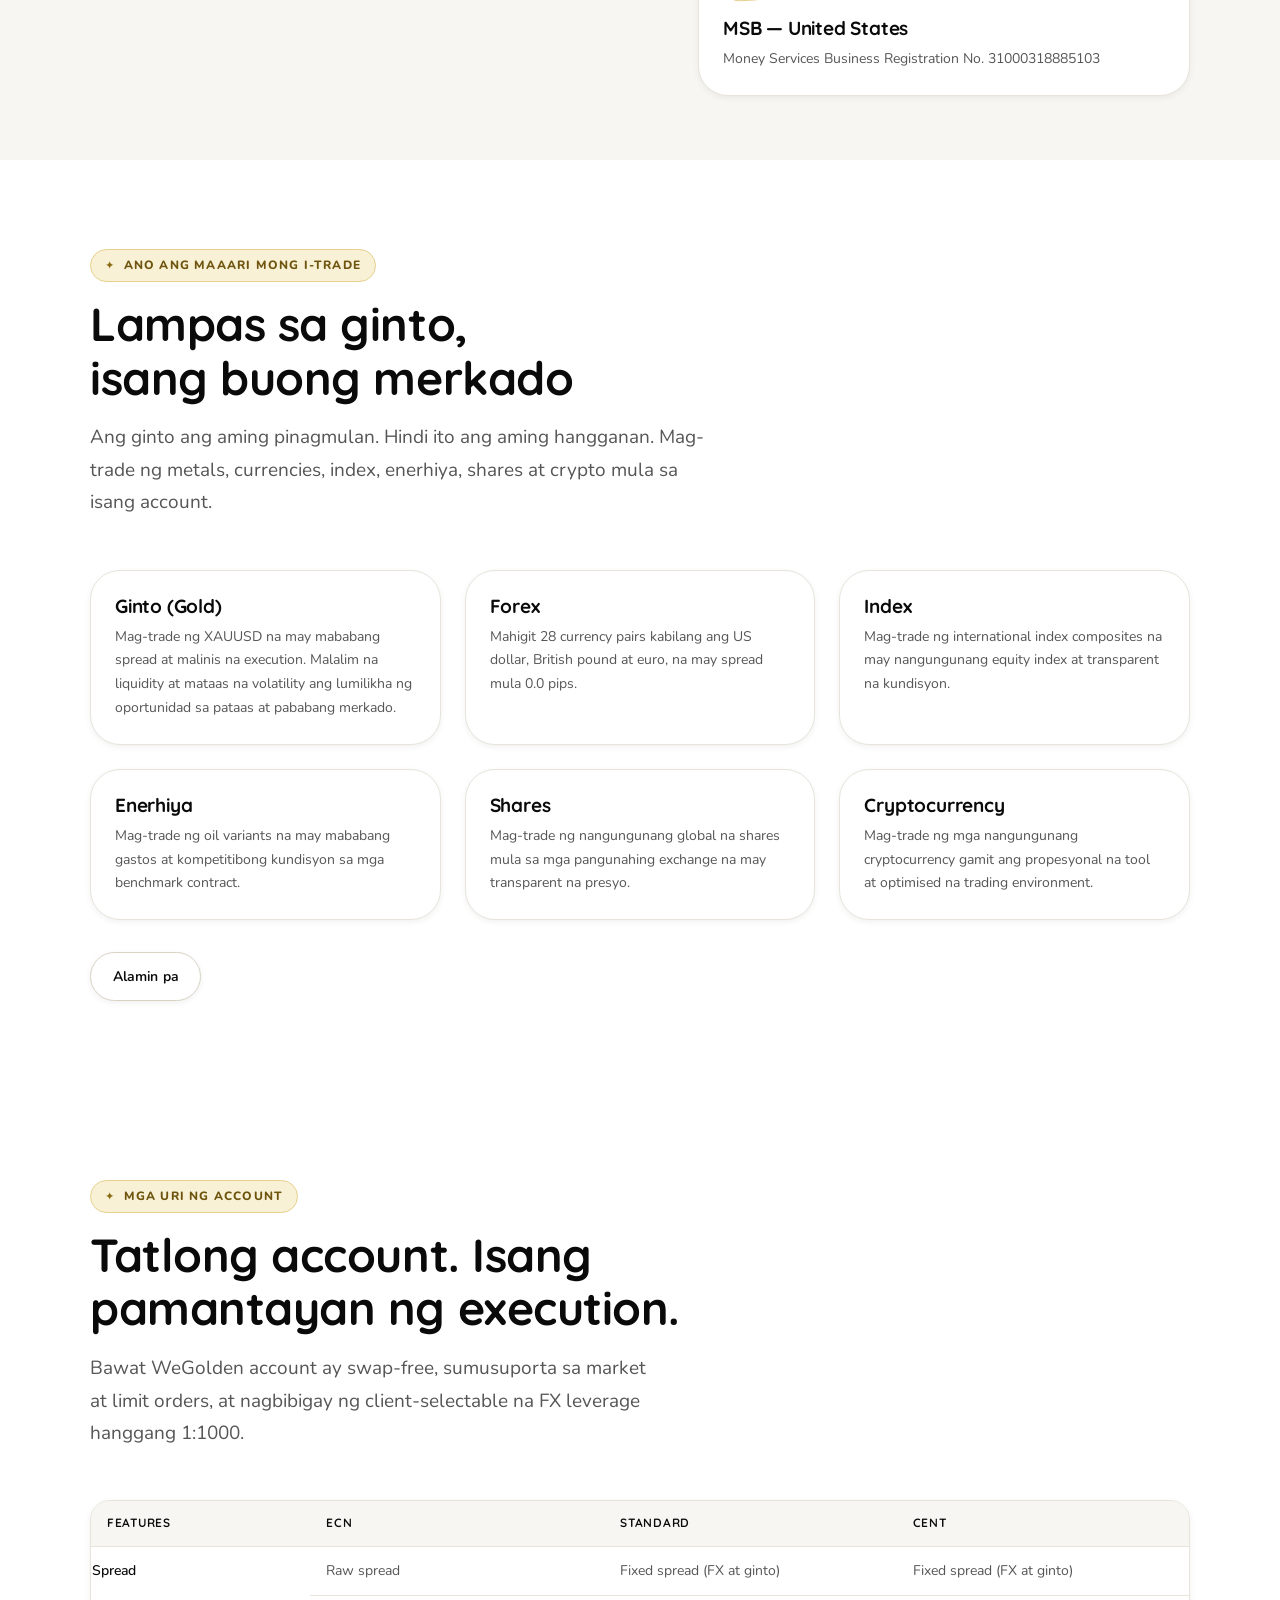
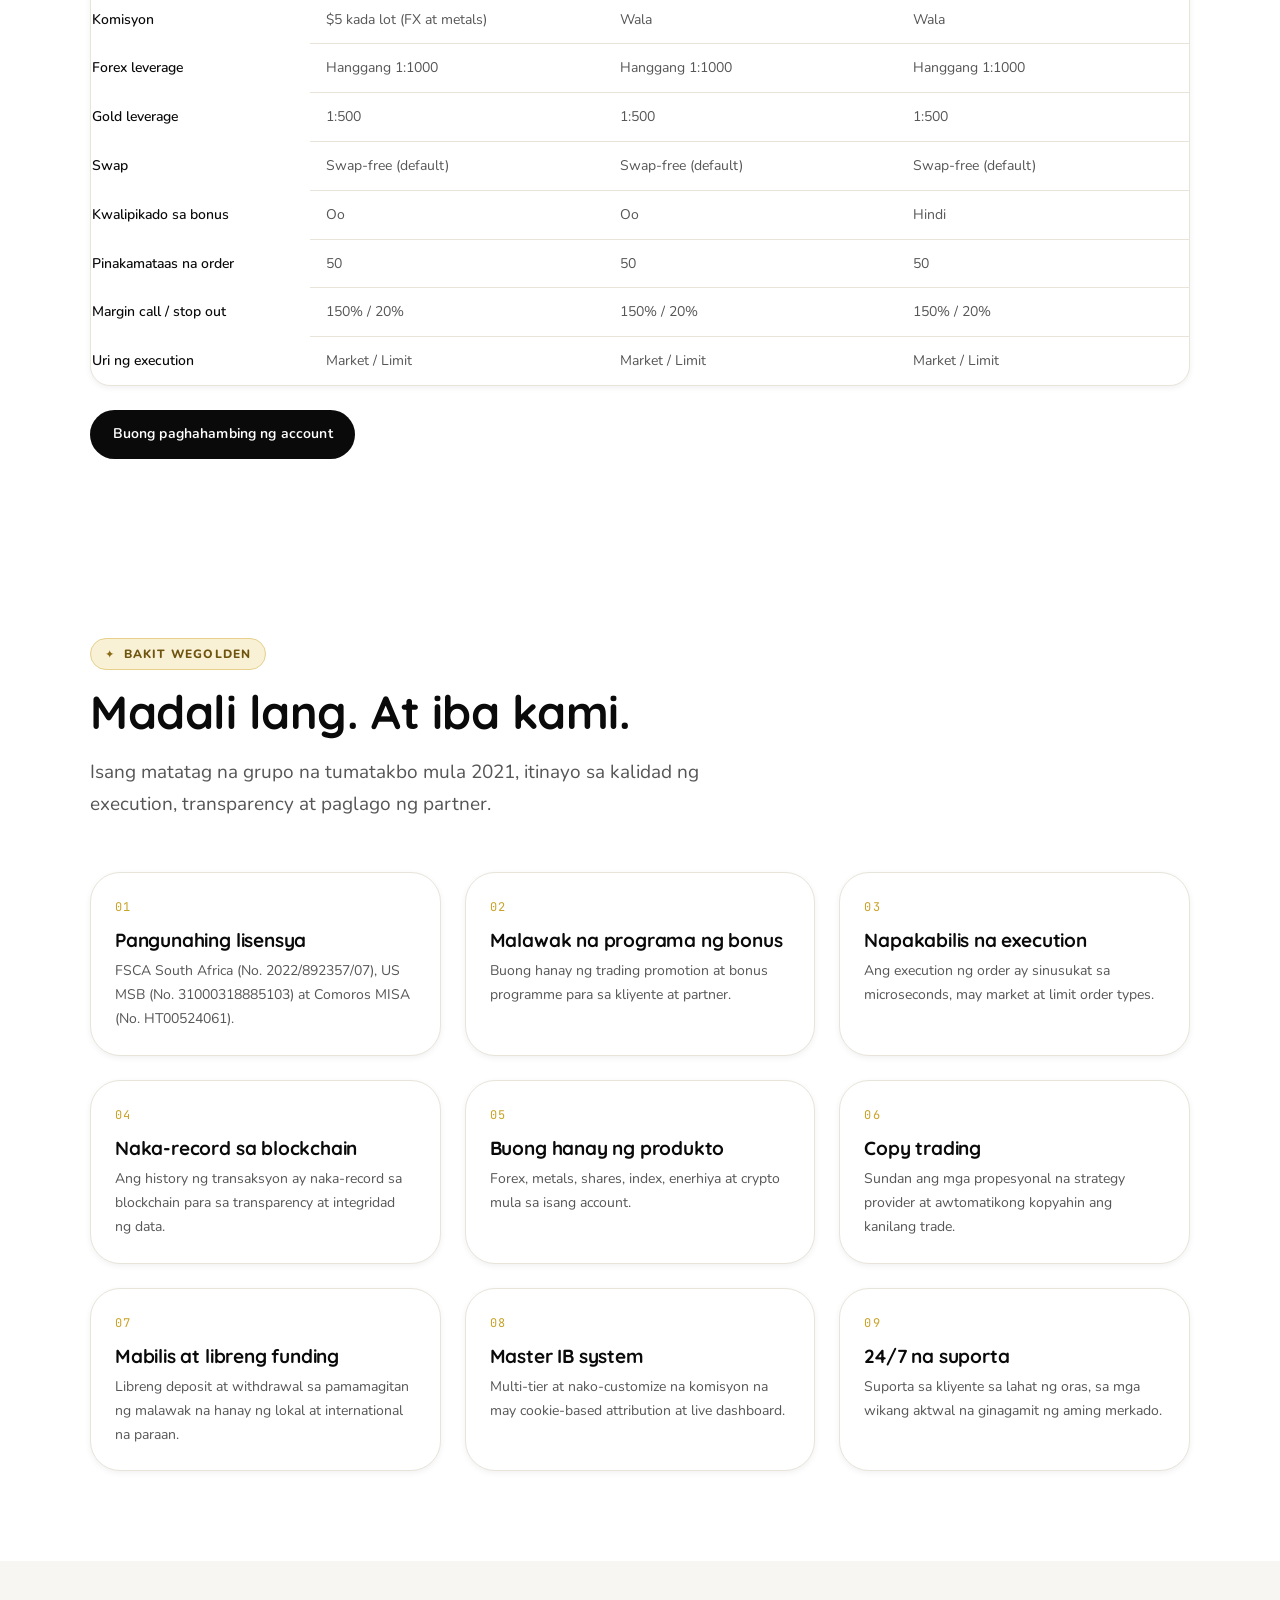
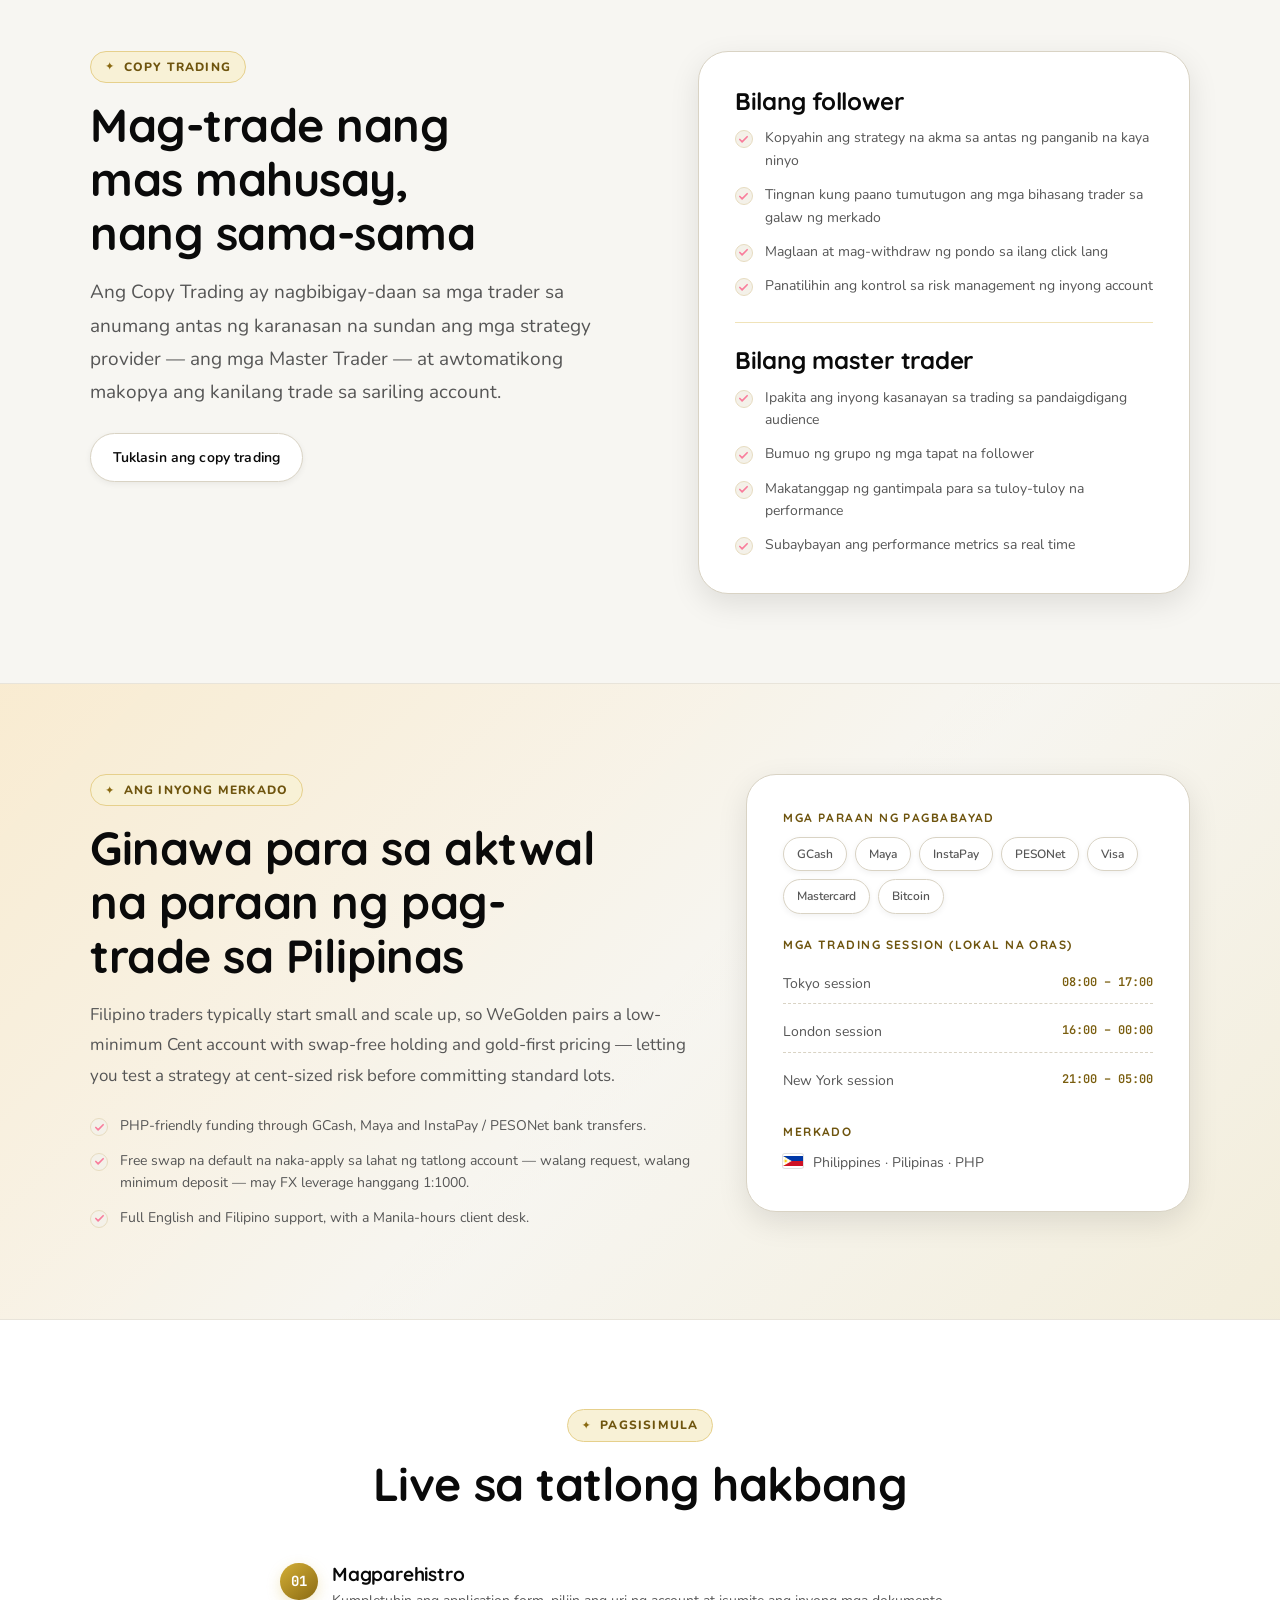
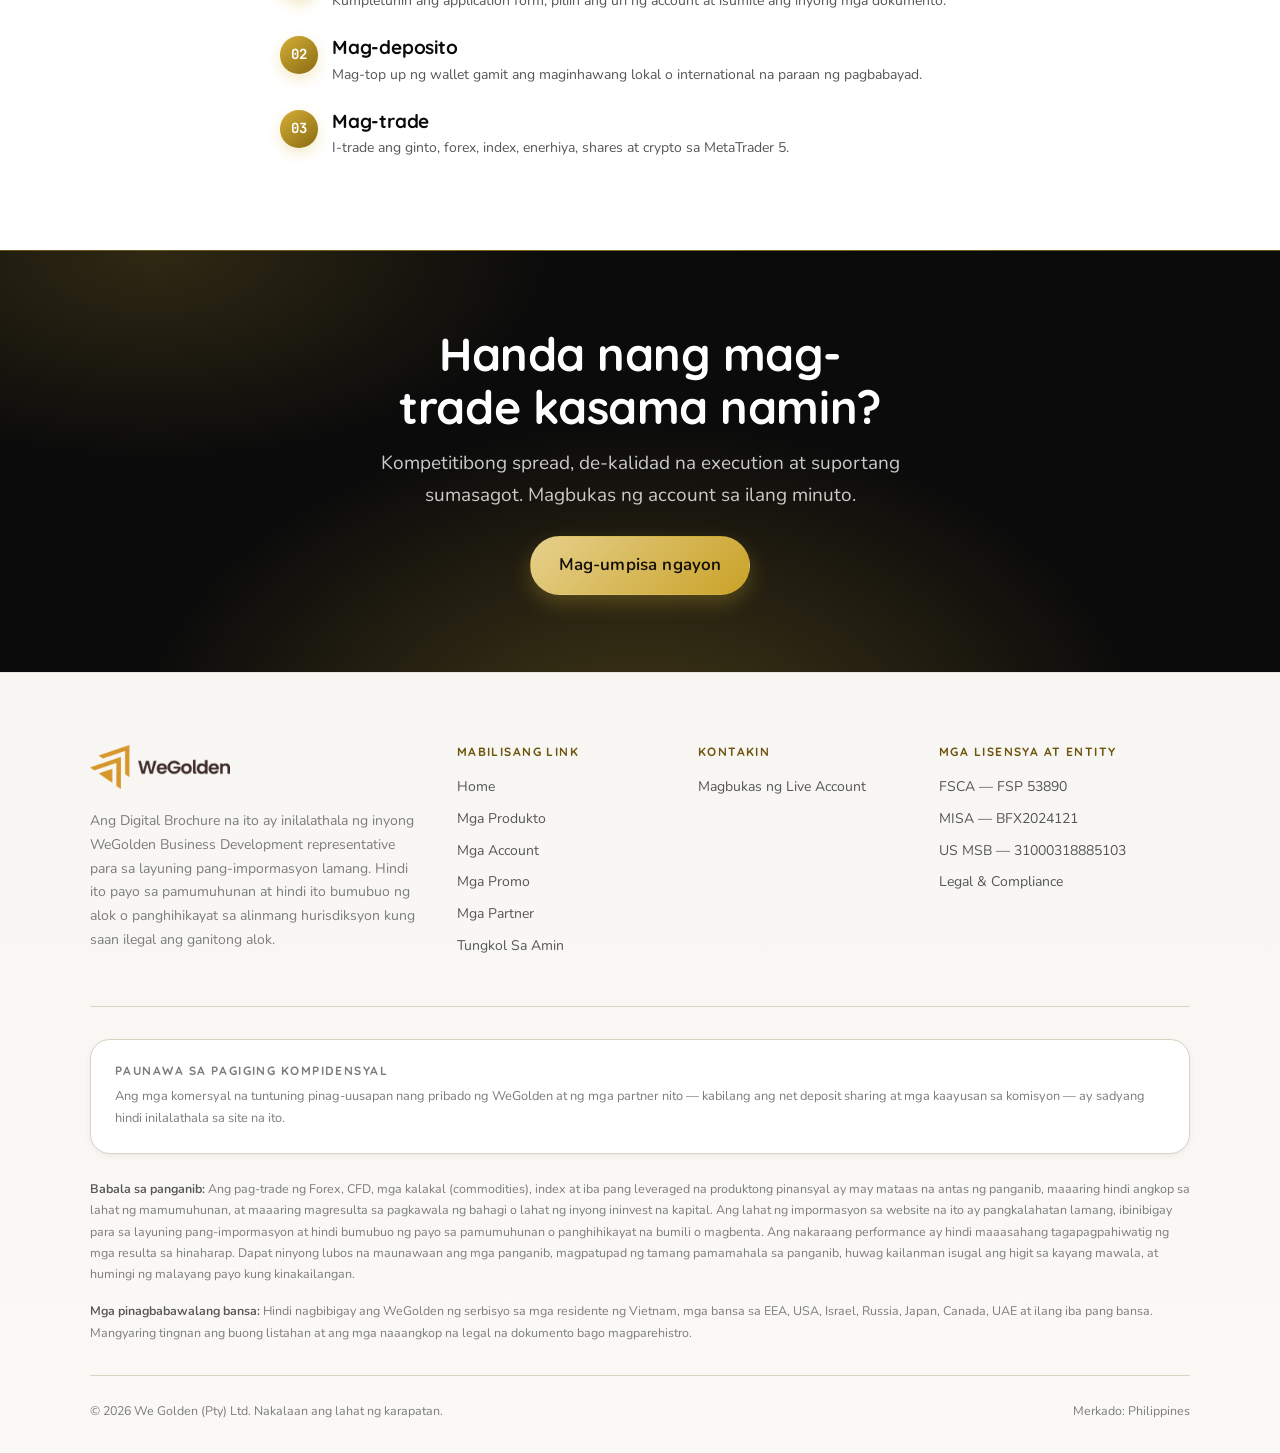
<file: tl/index.html>
<!DOCTYPE html>
<html lang="tl" dir="ltr">
<head>
    <meta charset="utf-8">
    <meta name="viewport" content="width=device-width, initial-scale=1">
    <title>WeGolden Philippines — WeTrade. WeCopy. WeWin.</title>
    <meta name="description" content="WeGolden Philippines — gold, forex, indices, energies, shares and crypto trading with competitive spreads, swap-free accounts and leverage up to 1:1000.">
    <meta name="theme-color" content="#FFFFFF">

    <meta property="og:type" content="website">
    <meta property="og:site_name" content="WeGolden Philippines">
    <meta property="og:title" content="WeGolden Philippines — WeTrade. WeCopy. WeWin.">
    <meta property="og:description" content="WeGolden Philippines — gold, forex, indices, energies, shares and crypto trading with competitive spreads, swap-free accounts and leverage up to 1:1000.">
    <meta property="og:url" content="https://wegolden-philippines.pages.dev/tl/index.html">
    <meta property="og:locale" content="fil_PH">
    <meta name="twitter:card" content="summary_large_image">

    <link rel="alternate" hreflang="en" href="https://wegolden-philippines.pages.dev/en/index.html">
    <link rel="alternate" hreflang="tl" href="https://wegolden-philippines.pages.dev/tl/index.html">
    <link rel="alternate" hreflang="x-default" href="https://wegolden-philippines.pages.dev/en/index.html">
    <link rel="canonical" href="https://wegolden-philippines.pages.dev/tl/index.html">

    <link rel="preconnect" href="https://fonts.googleapis.com">
    <link rel="preconnect" href="https://fonts.gstatic.com" crossorigin>
    <link href="https://fonts.googleapis.com/css2?family=Nunito:wght@400;500;600;700;800&family=Quicksand:wght@500;600;700&family=JetBrains+Mono:wght@400;600&display=swap" rel="stylesheet">

    <link rel="stylesheet" href="../assets/css/tokens.css">
    <link rel="stylesheet" href="../assets/css/base.css">
    <link rel="stylesheet" href="../assets/css/layout.css">
    <link rel="stylesheet" href="../assets/css/components.css">
    <link rel="stylesheet" href="../assets/css/pages.css">

    <link rel="icon" href="data:image/svg+xml,<svg xmlns='http://www.w3.org/2000/svg' viewBox='0 0 32 32'><rect width='32' height='32' rx='9' fill='%23FFC65C'/><text x='16' y='23' font-family='Poppins,sans-serif' font-size='19' font-weight='800' text-anchor='middle' fill='%23FFFFFF'>W</text></svg>">

    <script type="application/ld+json">
    {
      "@context": "https://schema.org",
      "@type": "FinancialService",
      "name": "WeGolden Philippines",
      "url": "https://wegolden-philippines.pages.dev",
      "description": "WeGolden Philippines — gold, forex, indices, energies, shares and crypto trading with competitive spreads, swap-free accounts and leverage up to 1:1000.",
      "areaServed": "Philippines",
      "currenciesAccepted": "PHP"
    }
    </script>
</head>
<body class="">
    <a class="skip-link" href="#main">Lumaktaw sa nilalaman</a>
    
  <header class="site-header">
    <div class="container header-inner">
      <a class="logo" href="index.html" aria-label="WeGolden — Home">
        <img class="logo-img" src="../assets/img/wegolden-logo.png" alt="WeGolden" width="724" height="228" decoding="async" />
      </a>

      <nav class="nav" aria-label="Menu">
        <a class="nav-link" href="products.html">Mga Produkto</a><a class="nav-link" href="accounts.html">Mga Account</a><a class="nav-link" href="promotions.html">Mga Promo</a><a class="nav-link" href="partners.html">Mga Partner</a><a class="nav-link" href="about.html">Tungkol Sa Amin</a>
      </nav>

      <div class="header-actions">
        <div class="lang-switch" role="group" aria-label="Wika">
          <a href="../en/index.html" hreflang="en" lang="en">EN</a><a href="../tl/index.html" hreflang="tl" lang="tl" aria-current="true">FIL</a>
        </div>
        <a class="btn btn--primary btn--header" href="https://my.wegolden.com/en/auth/sign-up" target="_blank" rel="noopener">Magbukas ng Live Account</a>
        <button class="menu-toggle" type="button" aria-expanded="false" aria-controls="mobile-nav" aria-label="Menu">
          <svg viewBox="0 0 24 24" fill="none" stroke="currentColor" stroke-width="2" stroke-linecap="round" aria-hidden="true"><line x1="3" y1="6" x2="21" y2="6"/><line x1="3" y1="12" x2="21" y2="12"/><line x1="3" y1="18" x2="21" y2="18"/></svg>
        </button>
      </div>
    </div>

    <div class="mobile-nav" id="mobile-nav">
      <div class="container">
        <ul><li><a href="index.html" aria-current="page">Home</a></li><li><a href="products.html">Mga Produkto</a></li><li><a href="accounts.html">Mga Account</a></li><li><a href="promotions.html">Mga Promo</a></li><li><a href="partners.html">Mga Partner</a></li><li><a href="about.html">Tungkol Sa Amin</a></li></ul>
        <a class="btn btn--primary" href="https://my.wegolden.com/en/auth/sign-up" target="_blank" rel="noopener">Magbukas ng Live Account</a>
      </div>
    </div>
  </header>
    <main id="main">

    <section class="hero">
      <div class="container">
        <div class="hero-layout">
          <div class="hero-inner">
            <span class="eyebrow"><img class="eyebrow-flag" src="../assets/img/flag-ph.svg" alt="Watawat ng Pilipinas" width="22" height="15" />Tahanan ng mga trader sa buong mundo</span>
            <h1>Mag-trade ng ginto. Mag-trade ng lahat. <em>WeGolden.</em></h1>
            <p class="hero-lead">Isang trading environment na ginawa para sa performance: kompetitibong spread, execution na sinusukat sa microseconds, swap-free na account at 24/7 na suporta sa kliyente.</p>
            <div class="btn-row">
              <a class="btn btn--primary btn--lg" href="https://my.wegolden.com/en/auth/sign-up" target="_blank" rel="noopener">Magbukas ng Live Account</a>
              <a class="btn btn--ghost btn--lg" href="products.html">Tingnan ang aming mga produkto</a>
            </div>
          </div>

          <div class="hero-mascot">
            <p class="mascot-bubble">Kumusta! Handa ka na bang mag-trade ng ginto?</p>
            <div class="mascot-track" aria-hidden="true">
              <img
                class="mascot-img"
                src="../assets/img/wegolden-mascot.png"
                alt=""
                width="738"
                height="1120"
                fetchpriority="high"
                decoding="async"
              />
            </div>
            <p class="mascot-name">We Golden Philippines</p>
          </div>
        </div>

        <div class="hero-stats">
          
  <div class="stat">
    <span class="stat-value num">2+</span>
    <span class="stat-label">International na lisensya</span>
  </div>
  <div class="stat">
    <span class="stat-value num">90+</span>
    <span class="stat-label">Mga instrumentong maaaring i-trade</span>
  </div>
  <div class="stat">
    <span class="stat-value num">1:1000</span>
    <span class="stat-label">Pinakamataas na FX leverage</span>
  </div>
  <div class="stat">
    <span class="stat-value num">$5,000</span>
    <span class="stat-label">Pinakamataas na cash bonus</span>
  </div>
        </div>
      </div>
    </section>

    <section class="section section--tight section--alt">
      <div class="container">
        <div class="split" style="align-items:center">
          <div>
            <span class="eyebrow">Rehistrado at kinokontrol sa tatlong hurisdiksyon</span>
            <p style="font-size:var(--fs-md);color:var(--text-muted);line-height:1.75;max-inline-size:56ch">
              Ang WeGolden ay nagpapatakbo sa ilalim ng maraming international na lisensya at may mga opisina sa Canada, Uruguay, Cyprus, Dubai at Vietnam para suportahan ang pandaigdigang kliyente.
            </p>
          </div>
          <div style="display:grid;gap:var(--sp-3)">
            
  <article class="card card--flat">
    
    <div class="card-icon" aria-hidden="true"><svg viewBox="0 0 24 24" fill="none" stroke="currentColor" stroke-width="1.8" stroke-linecap="round" stroke-linejoin="round" aria-hidden="true"><path d="M12 3l8 3v6c0 5-3.5 8.5-8 9-4.5-.5-8-4-8-9V6z"/><polyline points="9 12 11 14 15 10"/></svg></div>
    <h3>FSCA — South Africa</h3>
    <p>FSP Licence No. 53890 · Reg. No. 2022/892357/07</p>
  </article>
            
  <article class="card card--flat">
    
    <div class="card-icon" aria-hidden="true"><svg viewBox="0 0 24 24" fill="none" stroke="currentColor" stroke-width="1.8" stroke-linecap="round" stroke-linejoin="round" aria-hidden="true"><circle cx="12" cy="12" r="9"/><path d="M3 12h18M12 3a15 15 0 0 1 0 18 15 15 0 0 1 0-18"/></svg></div>
    <h3>MISA — Union of the Comoros</h3>
    <p>Licence No. BFX2024121 · Company Reg. No. HT00524061</p>
  </article>
            
  <article class="card card--flat">
    
    <div class="card-icon" aria-hidden="true"><svg viewBox="0 0 24 24" fill="none" stroke="currentColor" stroke-width="1.8" stroke-linecap="round" stroke-linejoin="round" aria-hidden="true"><polygon points="12 2 22 8 12 14 2 8"/><polyline points="2 14 12 20 22 14"/></svg></div>
    <h3>MSB — United States</h3>
    <p>Money Services Business Registration No. 31000318885103</p>
  </article>
          </div>
        </div>
      </div>
    </section>

    <section class="section">
      <div class="container">
        
  <div class="section-head">
    <span class="eyebrow">Ano ang maaari mong i-trade</span>
    <h2>Lampas sa ginto, isang buong merkado</h2>
    <p>Ang ginto ang aming pinagmulan. Hindi ito ang aming hangganan. Mag-trade ng metals, currencies, index, enerhiya, shares at crypto mula sa isang account.</p>
  </div>
        <div class="grid grid--3">
  <article class="card card--flat">
    
    
    <h3>Ginto (Gold)</h3>
    <p>Mag-trade ng XAUUSD na may mababang spread at malinis na execution. Malalim na liquidity at mataas na volatility ang lumilikha ng oportunidad sa pataas at pababang merkado.</p>
  </article>
  <article class="card card--flat">
    
    
    <h3>Forex</h3>
    <p>Mahigit 28 currency pairs kabilang ang US dollar, British pound at euro, na may spread mula 0.0 pips.</p>
  </article>
  <article class="card card--flat">
    
    
    <h3>Index</h3>
    <p>Mag-trade ng international index composites na may nangungunang equity index at transparent na kundisyon.</p>
  </article>
  <article class="card card--flat">
    
    
    <h3>Enerhiya</h3>
    <p>Mag-trade ng oil variants na may mababang gastos at kompetitibong kundisyon sa mga benchmark contract.</p>
  </article>
  <article class="card card--flat">
    
    
    <h3>Shares</h3>
    <p>Mag-trade ng nangungunang global na shares mula sa mga pangunahing exchange na may transparent na presyo.</p>
  </article>
  <article class="card card--flat">
    
    
    <h3>Cryptocurrency</h3>
    <p>Mag-trade ng mga nangungunang cryptocurrency gamit ang propesyonal na tool at optimised na trading environment.</p>
  </article></div>
        <div class="btn-row" style="margin-block-start:var(--sp-6)">
          <a class="btn btn--ghost" href="products.html">Alamin pa</a>
        </div>
      </div>
    </section>

    <section class="section section--paper">
      <div class="container">
        
  <div class="section-head">
    <span class="eyebrow">Mga uri ng account</span>
    <h2>Tatlong account. Isang pamantayan ng execution.</h2>
    <p>Bawat WeGolden account ay swap-free, sumusuporta sa market at limit orders, at nagbibigay ng client-selectable na FX leverage hanggang 1:1000.</p>
  </div>
        
  <div class="table-wrap table-wrap--paper">
    <table>
      <caption class="visually-hidden">Tatlong account. Isang pamantayan ng execution.</caption>
      <thead>
        <tr><th scope="col">Features</th><th scope="col">ECN</th><th scope="col">Standard</th><th scope="col">Cent</th></tr>
      </thead>
      <tbody>
        <tr><th scope="row" style="text-align:start;font-weight:550;color:inherit">Spread</th><td>Raw spread</td><td>Fixed spread (FX at ginto)</td><td>Fixed spread (FX at ginto)</td></tr><tr><th scope="row" style="text-align:start;font-weight:550;color:inherit">Komisyon</th><td>$5 kada lot (FX at metals)</td><td>Wala</td><td>Wala</td></tr><tr><th scope="row" style="text-align:start;font-weight:550;color:inherit">Forex leverage</th><td>Hanggang 1:1000</td><td>Hanggang 1:1000</td><td>Hanggang 1:1000</td></tr><tr><th scope="row" style="text-align:start;font-weight:550;color:inherit">Gold leverage</th><td>1:500</td><td>1:500</td><td>1:500</td></tr><tr><th scope="row" style="text-align:start;font-weight:550;color:inherit">Swap</th><td>Swap-free (default)</td><td>Swap-free (default)</td><td>Swap-free (default)</td></tr><tr><th scope="row" style="text-align:start;font-weight:550;color:inherit">Kwalipikado sa bonus</th><td>Oo</td><td>Oo</td><td>Hindi</td></tr><tr><th scope="row" style="text-align:start;font-weight:550;color:inherit">Pinakamataas na order</th><td>50</td><td>50</td><td>50</td></tr><tr><th scope="row" style="text-align:start;font-weight:550;color:inherit">Margin call / stop out</th><td>150% / 20%</td><td>150% / 20%</td><td>150% / 20%</td></tr><tr><th scope="row" style="text-align:start;font-weight:550;color:inherit">Uri ng execution</th><td>Market / Limit</td><td>Market / Limit</td><td>Market / Limit</td></tr>
      </tbody>
    </table>
  </div>
  
        <div class="btn-row" style="margin-block-start:var(--sp-5)">
          <a class="btn btn--dark" href="accounts.html">Buong paghahambing ng account</a>
        </div>
      </div>
    </section>

    <section class="section">
      <div class="container">
        
  <div class="section-head">
    <span class="eyebrow">Bakit WeGolden</span>
    <h2>Madali lang. At iba kami.</h2>
    <p>Isang matatag na grupo na tumatakbo mula 2021, itinayo sa kalidad ng execution, transparency at paglago ng partner.</p>
  </div>
        <div class="grid grid--3">
  <article class="card">
    <span class="card-num">01</span>
    
    <h3>Pangunahing lisensya</h3>
    <p>FSCA South Africa (No. 2022/892357/07), US MSB (No. 31000318885103) at Comoros MISA (No. HT00524061).</p>
  </article>
  <article class="card">
    <span class="card-num">02</span>
    
    <h3>Malawak na programa ng bonus</h3>
    <p>Buong hanay ng trading promotion at bonus programme para sa kliyente at partner.</p>
  </article>
  <article class="card">
    <span class="card-num">03</span>
    
    <h3>Napakabilis na execution</h3>
    <p>Ang execution ng order ay sinusukat sa microseconds, may market at limit order types.</p>
  </article>
  <article class="card">
    <span class="card-num">04</span>
    
    <h3>Naka-record sa blockchain</h3>
    <p>Ang history ng transaksyon ay naka-record sa blockchain para sa transparency at integridad ng data.</p>
  </article>
  <article class="card">
    <span class="card-num">05</span>
    
    <h3>Buong hanay ng produkto</h3>
    <p>Forex, metals, shares, index, enerhiya at crypto mula sa isang account.</p>
  </article>
  <article class="card">
    <span class="card-num">06</span>
    
    <h3>Copy trading</h3>
    <p>Sundan ang mga propesyonal na strategy provider at awtomatikong kopyahin ang kanilang trade.</p>
  </article>
  <article class="card">
    <span class="card-num">07</span>
    
    <h3>Mabilis at libreng funding</h3>
    <p>Libreng deposit at withdrawal sa pamamagitan ng malawak na hanay ng lokal at international na paraan.</p>
  </article>
  <article class="card">
    <span class="card-num">08</span>
    
    <h3>Master IB system</h3>
    <p>Multi-tier at nako-customize na komisyon na may cookie-based attribution at live dashboard.</p>
  </article>
  <article class="card">
    <span class="card-num">09</span>
    
    <h3>24/7 na suporta</h3>
    <p>Suporta sa kliyente sa lahat ng oras, sa mga wikang aktwal na ginagamit ng aming merkado.</p>
  </article></div>
      </div>
    </section>

    <section class="section section--alt">
      <div class="container">
        <div class="split">
          <div>
            <span class="eyebrow">Copy trading</span>
            <h2>Mag-trade nang mas mahusay, nang sama-sama</h2>
            <p style="color:var(--text-muted);margin-block:var(--sp-4) var(--sp-5);font-size:var(--fs-md);line-height:1.75">
              Ang Copy Trading ay nagbibigay-daan sa mga trader sa anumang antas ng karanasan na sundan ang mga strategy provider — ang mga Master Trader — at awtomatikong makopya ang kanilang trade sa sariling account.
            </p>
            <a class="btn btn--ghost" href="https://wegolden.com/copy-trading/" target="_blank" rel="noopener">Tuklasin ang copy trading</a>
          </div>
          <div class="split-panel">
            <h3 style="margin-block-end:var(--sp-3)">Bilang follower</h3>
            
  <ul class="feature-list">
    <li>Kopyahin ang strategy na akma sa antas ng panganib na kaya ninyo</li><li>Tingnan kung paano tumutugon ang mga bihasang trader sa galaw ng merkado</li><li>Maglaan at mag-withdraw ng pondo sa ilang click lang</li><li>Panatilihin ang kontrol sa risk management ng inyong account</li>
  </ul>
            <hr style="border:none;border-block-start:1px solid rgba(212,175,55,.35);margin-block:var(--sp-5)">
            <h3 style="margin-block-end:var(--sp-3)">Bilang master trader</h3>
            
  <ul class="feature-list">
    <li>Ipakita ang inyong kasanayan sa trading sa pandaigdigang audience</li><li>Bumuo ng grupo ng mga tapat na follower</li><li>Makatanggap ng gantimpala para sa tuloy-tuloy na performance</li><li>Subaybayan ang performance metrics sa real time</li>
  </ul>
          </div>
        </div>
      </div>
    </section>

    
  <section class="section market-band" id="market">
    <div class="container">
      <div class="market-grid">
        <div>
          <span class="eyebrow">Ang inyong merkado</span>
          <h2>Ginawa para sa aktwal na paraan ng pag-trade sa Pilipinas</h2>
          <div class="prose" style="margin-block-start:var(--sp-4)">
            <p>Filipino traders typically start small and scale up, so WeGolden pairs a low-minimum Cent account with swap-free holding and gold-first pricing — letting you test a strategy at cent-sized risk before committing standard lots.</p>
          </div>
          <div style="margin-block-start:var(--sp-5)">
            
  <ul class="feature-list">
    <li>PHP-friendly funding through GCash, Maya and InstaPay / PESONet bank transfers.</li><li>Free swap na default na naka-apply sa lahat ng tatlong account — walang request, walang minimum deposit — may FX leverage hanggang 1:1000.</li><li>Full English and Filipino support, with a Manila-hours client desk.</li>
  </ul>
          </div>
        </div>

        <div class="split-panel">
          <div class="market-meta">
            <div class="market-meta-item">
              <h4>Mga paraan ng pagbabayad</h4>
              
  <ul class="chips"><li>GCash</li><li>Maya</li><li>InstaPay</li><li>PESONet</li><li>Visa</li><li>Mastercard</li><li>Bitcoin</li></ul>
            </div>
            <div class="market-meta-item">
              <h4>Mga trading session (lokal na oras)</h4>
              <ul class="session-list">
                <li><span>Tokyo session</span><span class="time num">08:00 – 17:00</span></li><li><span>London session</span><span class="time num">16:00 – 00:00</span></li><li><span>New York session</span><span class="time num">21:00 – 05:00</span></li>
              </ul>
            </div>
            <div class="market-meta-item">
              <h4>Merkado</h4>
              <p><img class="inline-flag" src="../assets/img/flag-ph.svg" alt="Philippines flag" width="20" height="14" /> Philippines · Pilipinas · PHP</p>
            </div>
          </div>
        </div>
      </div>
    </div>
  </section>

    

    <section class="section">
      <div class="container">
        
  <div class="section-head section-head--center">
    <span class="eyebrow">Pagsisimula</span>
    <h2>Live sa tatlong hakbang</h2>
    
  </div>
        <div style="max-inline-size:720px;margin-inline:auto">
          
  <ol class="steps">
    <li><h3>Magparehistro</h3><p>Kumpletuhin ang application form, piliin ang uri ng account at isumite ang inyong mga dokumento.</p></li><li><h3>Mag-deposito</h3><p>Mag-top up ng wallet gamit ang maginhawang lokal o international na paraan ng pagbabayad.</p></li><li><h3>Mag-trade</h3><p>I-trade ang ginto, forex, index, enerhiya, shares at crypto sa MetaTrader 5.</p></li>
  </ol>
        </div>
      </div>
    </section>

    
  <section class="cta-band">
    <div class="container container--narrow">
      <h2>Handa nang mag-trade kasama namin?</h2>
      <p>Kompetitibong spread, de-kalidad na execution at suportang sumasagot. Magbukas ng account sa ilang minuto.</p>
      <div class="btn-row"><a class="btn btn--primary btn--lg" href="https://my.wegolden.com/en/auth/sign-up" target="_blank" rel="noopener">Mag-umpisa ngayon</a></div>
    </div>
  </section>
    </main>
    
  <footer class="site-footer">
    <div class="container">
      <div class="footer-grid">
        <div class="footer-brand">
          <a class="logo logo--footer" href="index.html">
            <img class="logo-img" src="../assets/img/wegolden-logo.png" alt="WeGolden" width="724" height="228" loading="lazy" decoding="async" />
          </a>
          <p>Ang Digital Brochure na ito ay inilalathala ng inyong WeGolden Business Development representative para sa layuning pang-impormasyon lamang. Hindi ito payo sa pamumuhunan at hindi ito bumubuo ng alok o panghihikayat sa alinmang hurisdiksyon kung saan ilegal ang ganitong alok.</p>
        </div>

        <div class="footer-col">
          <h4>Mabilisang link</h4>
          <ul><li><a href="index.html">Home</a></li><li><a href="products.html">Mga Produkto</a></li><li><a href="accounts.html">Mga Account</a></li><li><a href="promotions.html">Mga Promo</a></li><li><a href="partners.html">Mga Partner</a></li><li><a href="about.html">Tungkol Sa Amin</a></li></ul>
        </div>

        <div class="footer-col">
          <h4>Kontakin</h4>
          <ul>
            <li><a href="https://my.wegolden.com/en/auth/sign-up" target="_blank" rel="noopener">Magbukas ng Live Account</a></li>
          </ul>
        </div>

        <div class="footer-col">
          <h4>Mga lisensya at entity</h4>
          <ul>
            <li><a href="https://wegolden.com/licenses/" target="_blank" rel="noopener">FSCA — FSP 53890</a></li>
            <li><a href="https://wegolden.com/licenses/" target="_blank" rel="noopener">MISA — BFX2024121</a></li>
            <li><a href="https://wegolden.com/licenses/" target="_blank" rel="noopener">US MSB — 31000318885103</a></li>
            <li><a href="https://wegolden.com/legal-compliance/" target="_blank" rel="noopener">Legal &amp; Compliance</a></li>
          </ul>
        </div>
      </div>

      <div class="footer-note">
        <h4>Paunawa sa pagiging kompidensyal</h4>
        <p>Ang mga komersyal na tuntuning pinag-uusapan nang pribado ng WeGolden at ng mga partner nito — kabilang ang net deposit sharing at mga kaayusan sa komisyon — ay sadyang hindi inilalathala sa site na ito.</p>
      </div>

      <div class="footer-legal">
        <p><strong>Babala sa panganib:</strong> Ang pag-trade ng Forex, CFD, mga kalakal (commodities), index at iba pang leveraged na produktong pinansyal ay may mataas na antas ng panganib, maaaring hindi angkop sa lahat ng mamumuhunan, at maaaring magresulta sa pagkawala ng bahagi o lahat ng inyong ininvest na kapital. Ang lahat ng impormasyon sa website na ito ay pangkalahatan lamang, ibinibigay para sa layuning pang-impormasyon at hindi bumubuo ng payo sa pamumuhunan o panghihikayat na bumili o magbenta. Ang nakaraang performance ay hindi maaasahang tagapagpahiwatig ng mga resulta sa hinaharap. Dapat ninyong lubos na maunawaan ang mga panganib, magpatupad ng tamang pamamahala sa panganib, huwag kailanman isugal ang higit sa kayang mawala, at humingi ng malayang payo kung kinakailangan.</p>
        <p><strong>Mga pinagbabawalang bansa:</strong> Hindi nagbibigay ang WeGolden ng serbisyo sa mga residente ng Vietnam, mga bansa sa EEA, USA, Israel, Russia, Japan, Canada, UAE at ilang iba pang bansa. Mangyaring tingnan ang buong listahan at ang mga naaangkop na legal na dokumento bago magparehistro.</p>
        
      </div>

      <div class="footer-bottom">
        <span>© 2026 We Golden (Pty) Ltd. Nakalaan ang lahat ng karapatan.</span>
        <span class="num">Merkado: Philippines</span>
      </div>
    </div>
  </footer>
    <script src="../assets/js/main.js" defer></script>
</body>
</html>
</file>
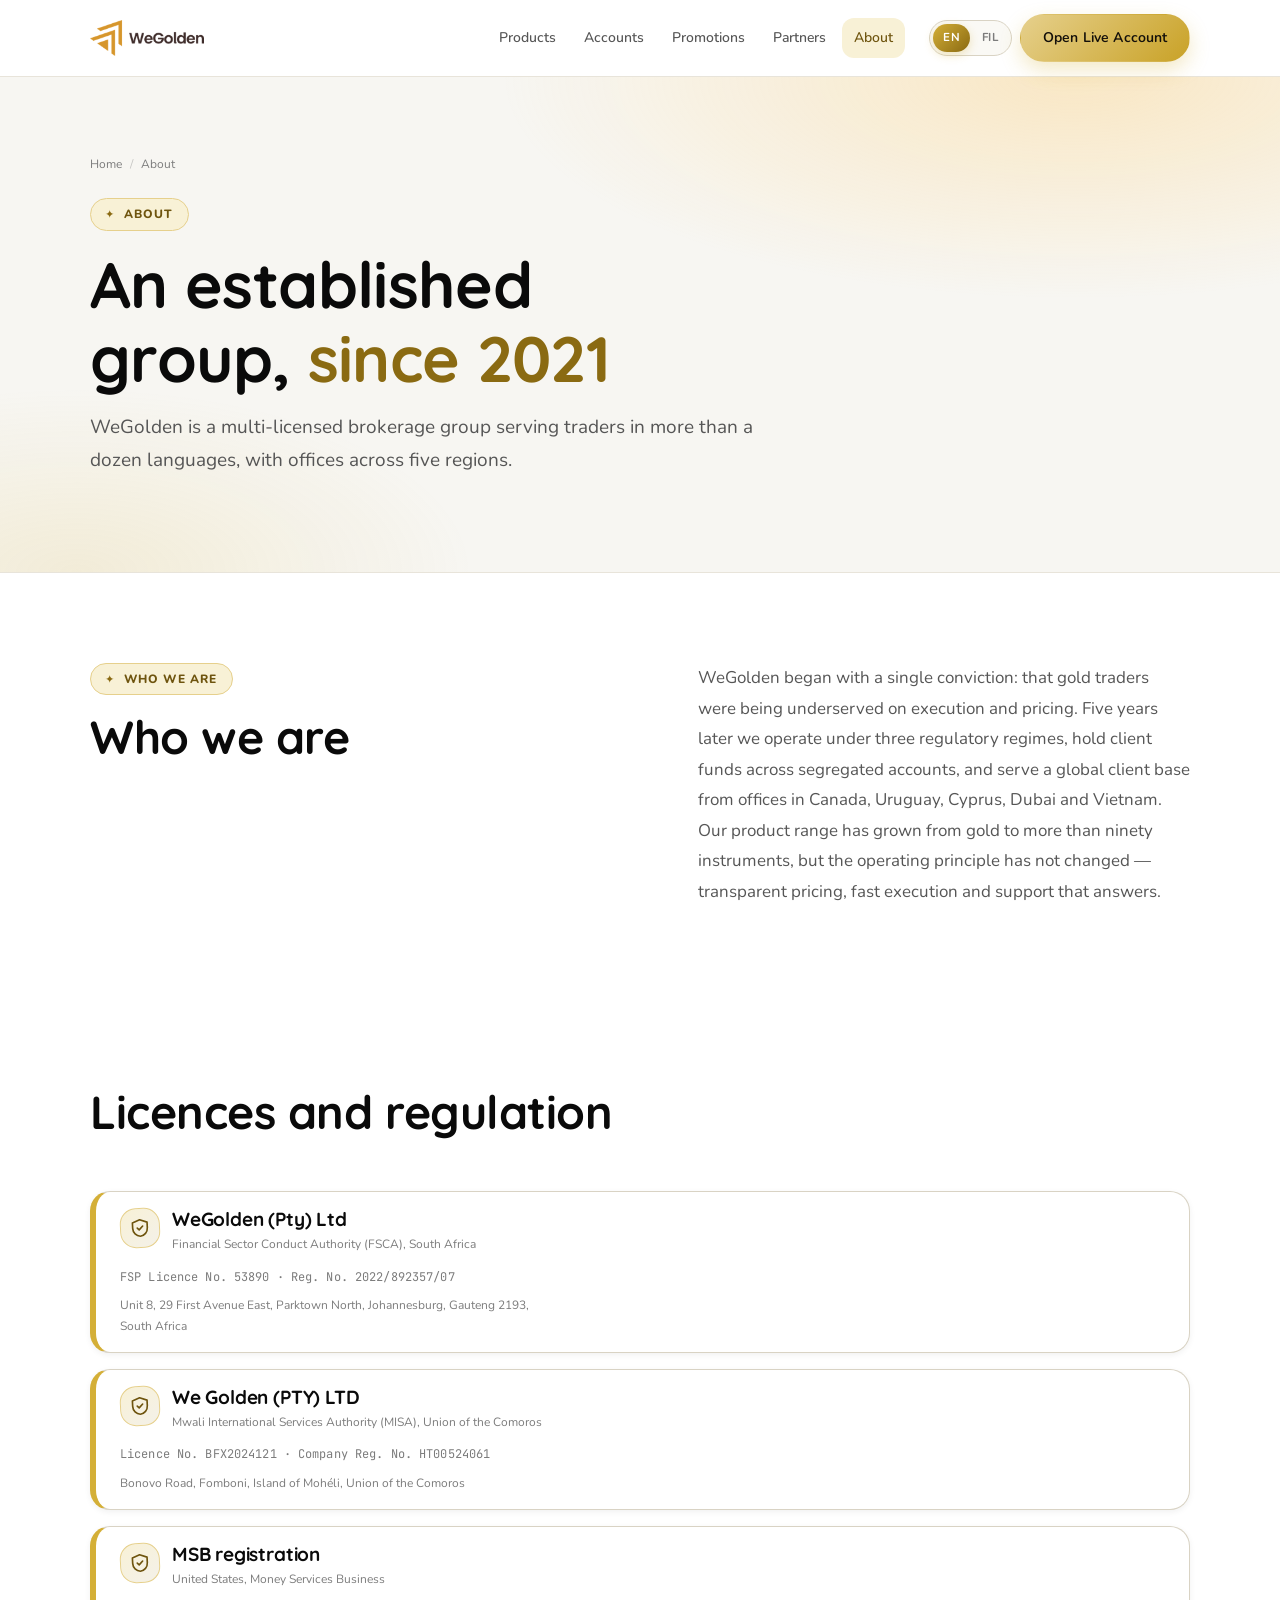
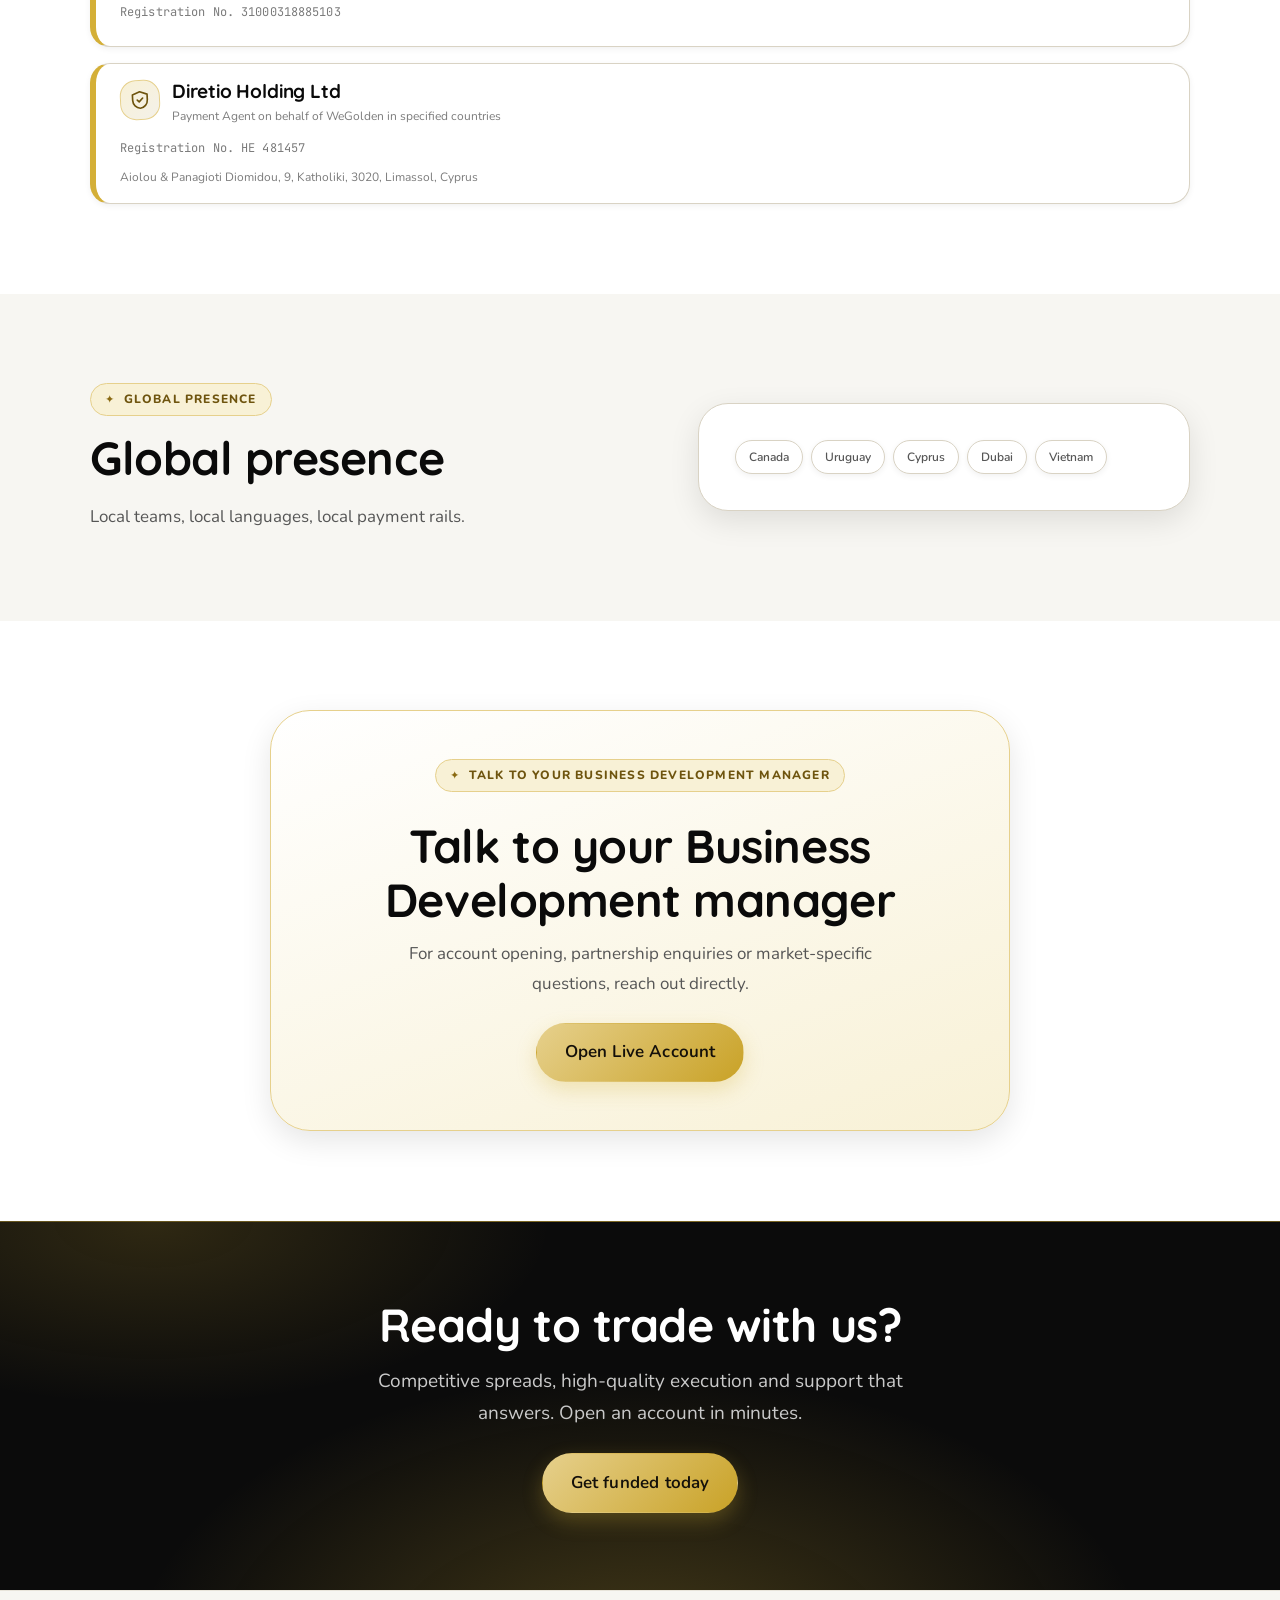
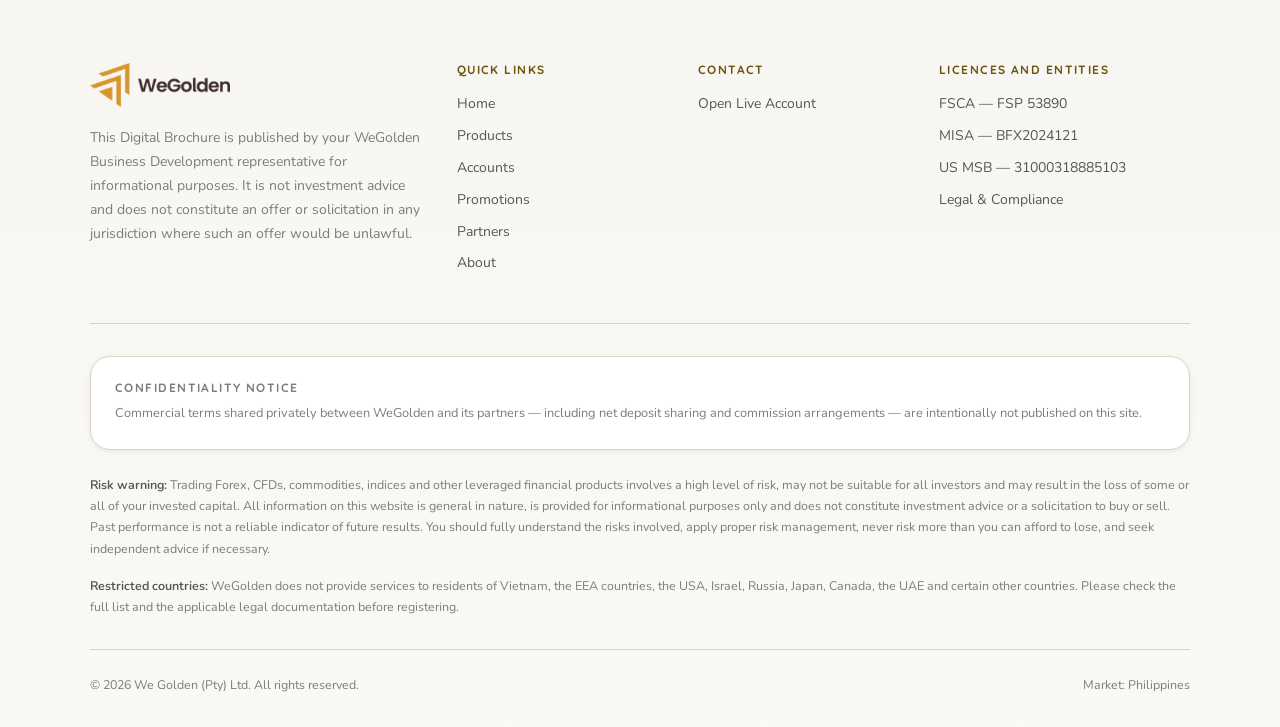
<file: en/about.html>
<!DOCTYPE html>
<html lang="en" dir="ltr">
<head>
    <meta charset="utf-8">
    <meta name="viewport" content="width=device-width, initial-scale=1">
    <title>About — WeGolden Philippines</title>
    <meta name="description" content="About WeGolden — a multi-licensed brokerage group serving traders in Philippines and worldwide since 2021.">
    <meta name="theme-color" content="#FFFFFF">

    <meta property="og:type" content="website">
    <meta property="og:site_name" content="WeGolden Philippines">
    <meta property="og:title" content="About — WeGolden Philippines">
    <meta property="og:description" content="About WeGolden — a multi-licensed brokerage group serving traders in Philippines and worldwide since 2021.">
    <meta property="og:url" content="https://wegolden-philippines.pages.dev/en/about.html">
    <meta property="og:locale" content="en_US">
    <meta name="twitter:card" content="summary_large_image">

    <link rel="alternate" hreflang="en" href="https://wegolden-philippines.pages.dev/en/about.html">
    <link rel="alternate" hreflang="tl" href="https://wegolden-philippines.pages.dev/tl/about.html">
    <link rel="alternate" hreflang="x-default" href="https://wegolden-philippines.pages.dev/en/about.html">
    <link rel="canonical" href="https://wegolden-philippines.pages.dev/en/about.html">

    <link rel="preconnect" href="https://fonts.googleapis.com">
    <link rel="preconnect" href="https://fonts.gstatic.com" crossorigin>
    <link href="https://fonts.googleapis.com/css2?family=Nunito:wght@400;500;600;700;800&family=Quicksand:wght@500;600;700&family=JetBrains+Mono:wght@400;600&display=swap" rel="stylesheet">

    <link rel="stylesheet" href="../assets/css/tokens.css">
    <link rel="stylesheet" href="../assets/css/base.css">
    <link rel="stylesheet" href="../assets/css/layout.css">
    <link rel="stylesheet" href="../assets/css/components.css">
    <link rel="stylesheet" href="../assets/css/pages.css">

    <link rel="icon" href="data:image/svg+xml,<svg xmlns='http://www.w3.org/2000/svg' viewBox='0 0 32 32'><rect width='32' height='32' rx='9' fill='%23FFC65C'/><text x='16' y='23' font-family='Poppins,sans-serif' font-size='19' font-weight='800' text-anchor='middle' fill='%23FFFFFF'>W</text></svg>">

    <script type="application/ld+json">
    {
      "@context": "https://schema.org",
      "@type": "FinancialService",
      "name": "WeGolden Philippines",
      "url": "https://wegolden-philippines.pages.dev",
      "description": "About WeGolden — a multi-licensed brokerage group serving traders in Philippines and worldwide since 2021.",
      "areaServed": "Philippines",
      "currenciesAccepted": "PHP"
    }
    </script>
</head>
<body class="">
    <a class="skip-link" href="#main">Skip to content</a>
    
  <header class="site-header">
    <div class="container header-inner">
      <a class="logo" href="index.html" aria-label="WeGolden — Home">
        <img class="logo-img" src="../assets/img/wegolden-logo.png" alt="WeGolden" width="724" height="228" decoding="async" />
      </a>

      <nav class="nav" aria-label="Menu">
        <a class="nav-link" href="products.html">Products</a><a class="nav-link" href="accounts.html">Accounts</a><a class="nav-link" href="promotions.html">Promotions</a><a class="nav-link" href="partners.html">Partners</a><a class="nav-link" href="about.html" aria-current="page">About</a>
      </nav>

      <div class="header-actions">
        <div class="lang-switch" role="group" aria-label="Language">
          <a href="../en/about.html" hreflang="en" lang="en" aria-current="true">EN</a><a href="../tl/about.html" hreflang="tl" lang="tl">FIL</a>
        </div>
        <a class="btn btn--primary btn--header" href="https://my.wegolden.com/en/auth/sign-up" target="_blank" rel="noopener">Open Live Account</a>
        <button class="menu-toggle" type="button" aria-expanded="false" aria-controls="mobile-nav" aria-label="Menu">
          <svg viewBox="0 0 24 24" fill="none" stroke="currentColor" stroke-width="2" stroke-linecap="round" aria-hidden="true"><line x1="3" y1="6" x2="21" y2="6"/><line x1="3" y1="12" x2="21" y2="12"/><line x1="3" y1="18" x2="21" y2="18"/></svg>
        </button>
      </div>
    </div>

    <div class="mobile-nav" id="mobile-nav">
      <div class="container">
        <ul><li><a href="index.html">Home</a></li><li><a href="products.html">Products</a></li><li><a href="accounts.html">Accounts</a></li><li><a href="promotions.html">Promotions</a></li><li><a href="partners.html">Partners</a></li><li><a href="about.html" aria-current="page">About</a></li></ul>
        <a class="btn btn--primary" href="https://my.wegolden.com/en/auth/sign-up" target="_blank" rel="noopener">Open Live Account</a>
      </div>
    </div>
  </header>
    <main id="main">

    <section class="page-hero">
      <div class="container">
        <nav class="crumbs" aria-label="Breadcrumb">
          <a href="index.html">Home</a>
          <span aria-hidden="true">/</span>
          <span aria-current="page">About</span>
        </nav>
        <span class="eyebrow">About</span>
        <h1>An established group, <em>since 2021</em></h1>
        <p class="hero-lead">WeGolden is a multi-licensed brokerage group serving traders in more than a dozen languages, with offices across five regions.</p>
      </div>
    </section>

    <section class="section">
      <div class="container">
        <div class="split">
          <div>
            <span class="eyebrow">Who we are</span>
            <h2>Who we are</h2>
          </div>
          <div class="prose">
            <p>WeGolden began with a single conviction: that gold traders were being underserved on execution and pricing. Five years later we operate under three regulatory regimes, hold client funds across segregated accounts, and serve a global client base from offices in Canada, Uruguay, Cyprus, Dubai and Vietnam. Our product range has grown from gold to more than ninety instruments, but the operating principle has not changed — transparent pricing, fast execution and support that answers.</p>
          </div>
        </div>
      </div>
    </section>

    <section class="section section--paper">
      <div class="container">
        
  <div class="section-head">
    
    <h2>Licences and regulation</h2>
    
  </div>
        <div class="licence-list">
        <div class="licence-item">
          <div class="licence-head">
            <div class="card-icon" aria-hidden="true"><svg viewBox="0 0 24 24" fill="none" stroke="currentColor" stroke-width="1.8" stroke-linecap="round" stroke-linejoin="round" aria-hidden="true"><path d="M12 3l8 3v6c0 5-3.5 8.5-8 9-4.5-.5-8-4-8-9V6z"/><polyline points="9 12 11 14 15 10"/></svg></div>
            <div>
              <h3>WeGolden (Pty) Ltd</h3>
              <p class="licence-regulator">Financial Sector Conduct Authority (FSCA), South Africa</p>
            </div>
          </div>
          <p class="licence-number num">FSP Licence No. 53890 · Reg. No. 2022/892357/07</p>
          <p class="licence-address">Unit 8, 29 First Avenue East, Parktown North, Johannesburg, Gauteng 2193, South Africa</p>
        </div>
        <div class="licence-item">
          <div class="licence-head">
            <div class="card-icon" aria-hidden="true"><svg viewBox="0 0 24 24" fill="none" stroke="currentColor" stroke-width="1.8" stroke-linecap="round" stroke-linejoin="round" aria-hidden="true"><path d="M12 3l8 3v6c0 5-3.5 8.5-8 9-4.5-.5-8-4-8-9V6z"/><polyline points="9 12 11 14 15 10"/></svg></div>
            <div>
              <h3>We Golden (PTY) LTD</h3>
              <p class="licence-regulator">Mwali International Services Authority (MISA), Union of the Comoros</p>
            </div>
          </div>
          <p class="licence-number num">Licence No. BFX2024121 · Company Reg. No. HT00524061</p>
          <p class="licence-address">Bonovo Road, Fomboni, Island of Mohéli, Union of the Comoros</p>
        </div>
        <div class="licence-item">
          <div class="licence-head">
            <div class="card-icon" aria-hidden="true"><svg viewBox="0 0 24 24" fill="none" stroke="currentColor" stroke-width="1.8" stroke-linecap="round" stroke-linejoin="round" aria-hidden="true"><path d="M12 3l8 3v6c0 5-3.5 8.5-8 9-4.5-.5-8-4-8-9V6z"/><polyline points="9 12 11 14 15 10"/></svg></div>
            <div>
              <h3>MSB registration</h3>
              <p class="licence-regulator">United States, Money Services Business</p>
            </div>
          </div>
          <p class="licence-number num">Registration No. 31000318885103</p>
          
        </div>
        <div class="licence-item">
          <div class="licence-head">
            <div class="card-icon" aria-hidden="true"><svg viewBox="0 0 24 24" fill="none" stroke="currentColor" stroke-width="1.8" stroke-linecap="round" stroke-linejoin="round" aria-hidden="true"><path d="M12 3l8 3v6c0 5-3.5 8.5-8 9-4.5-.5-8-4-8-9V6z"/><polyline points="9 12 11 14 15 10"/></svg></div>
            <div>
              <h3>Diretio Holding Ltd</h3>
              <p class="licence-regulator">Payment Agent on behalf of WeGolden in specified countries</p>
            </div>
          </div>
          <p class="licence-number num">Registration No. HE 481457</p>
          <p class="licence-address">Aiolou &amp; Panagioti Diomidou, 9, Katholiki, 3020, Limassol, Cyprus</p>
        </div></div>
      </div>
    </section>

    <section class="section section--alt">
      <div class="container">
        <div class="split" style="align-items:center">
          <div>
            <span class="eyebrow">Global presence</span>
            <h2>Global presence</h2>
            <p style="color:var(--text-muted);margin-block-start:var(--sp-4);line-height:1.75">Local teams, local languages, local payment rails.</p>
          </div>
          <div class="split-panel">
            
  <ul class="chips"><li>Canada</li><li>Uruguay</li><li>Cyprus</li><li>Dubai</li><li>Vietnam</li></ul>
          </div>
        </div>
      </div>
    </section>

    <section class="section">
      <div class="container container--narrow">
        <div class="contact-card">
          <span class="eyebrow">Talk to your Business Development manager</span>
          <h2>Talk to your Business Development manager</h2>
          <p>For account opening, partnership enquiries or market-specific questions, reach out directly.</p>
          <div class="btn-row" style="margin-block-start:var(--sp-5)">
            <a class="btn btn--primary btn--lg" href="https://my.wegolden.com/en/auth/sign-up" target="_blank" rel="noopener">Open Live Account</a>
            
          </div>
        </div>
      </div>
    </section>

    
  <section class="cta-band">
    <div class="container container--narrow">
      <h2>Ready to trade with us?</h2>
      <p>Competitive spreads, high-quality execution and support that answers. Open an account in minutes.</p>
      <div class="btn-row"><a class="btn btn--primary btn--lg" href="https://my.wegolden.com/en/auth/sign-up" target="_blank" rel="noopener">Get funded today</a></div>
    </div>
  </section>
    </main>
    
  <footer class="site-footer">
    <div class="container">
      <div class="footer-grid">
        <div class="footer-brand">
          <a class="logo logo--footer" href="index.html">
            <img class="logo-img" src="../assets/img/wegolden-logo.png" alt="WeGolden" width="724" height="228" loading="lazy" decoding="async" />
          </a>
          <p>This Digital Brochure is published by your WeGolden Business Development representative for informational purposes. It is not investment advice and does not constitute an offer or solicitation in any jurisdiction where such an offer would be unlawful.</p>
        </div>

        <div class="footer-col">
          <h4>Quick links</h4>
          <ul><li><a href="index.html">Home</a></li><li><a href="products.html">Products</a></li><li><a href="accounts.html">Accounts</a></li><li><a href="promotions.html">Promotions</a></li><li><a href="partners.html">Partners</a></li><li><a href="about.html">About</a></li></ul>
        </div>

        <div class="footer-col">
          <h4>Contact</h4>
          <ul>
            <li><a href="https://my.wegolden.com/en/auth/sign-up" target="_blank" rel="noopener">Open Live Account</a></li>
          </ul>
        </div>

        <div class="footer-col">
          <h4>Licences and entities</h4>
          <ul>
            <li><a href="https://wegolden.com/licenses/" target="_blank" rel="noopener">FSCA — FSP 53890</a></li>
            <li><a href="https://wegolden.com/licenses/" target="_blank" rel="noopener">MISA — BFX2024121</a></li>
            <li><a href="https://wegolden.com/licenses/" target="_blank" rel="noopener">US MSB — 31000318885103</a></li>
            <li><a href="https://wegolden.com/legal-compliance/" target="_blank" rel="noopener">Legal &amp; Compliance</a></li>
          </ul>
        </div>
      </div>

      <div class="footer-note">
        <h4>Confidentiality notice</h4>
        <p>Commercial terms shared privately between WeGolden and its partners — including net deposit sharing and commission arrangements — are intentionally not published on this site.</p>
      </div>

      <div class="footer-legal">
        <p><strong>Risk warning:</strong> Trading Forex, CFDs, commodities, indices and other leveraged financial products involves a high level of risk, may not be suitable for all investors and may result in the loss of some or all of your invested capital. All information on this website is general in nature, is provided for informational purposes only and does not constitute investment advice or a solicitation to buy or sell. Past performance is not a reliable indicator of future results. You should fully understand the risks involved, apply proper risk management, never risk more than you can afford to lose, and seek independent advice if necessary.</p>
        <p><strong>Restricted countries:</strong> WeGolden does not provide services to residents of Vietnam, the EEA countries, the USA, Israel, Russia, Japan, Canada, the UAE and certain other countries. Please check the full list and the applicable legal documentation before registering.</p>
        
      </div>

      <div class="footer-bottom">
        <span>© 2026 We Golden (Pty) Ltd. All rights reserved.</span>
        <span class="num">Market: Philippines</span>
      </div>
    </div>
  </footer>
    <script src="../assets/js/main.js" defer></script>
</body>
</html>
</file>
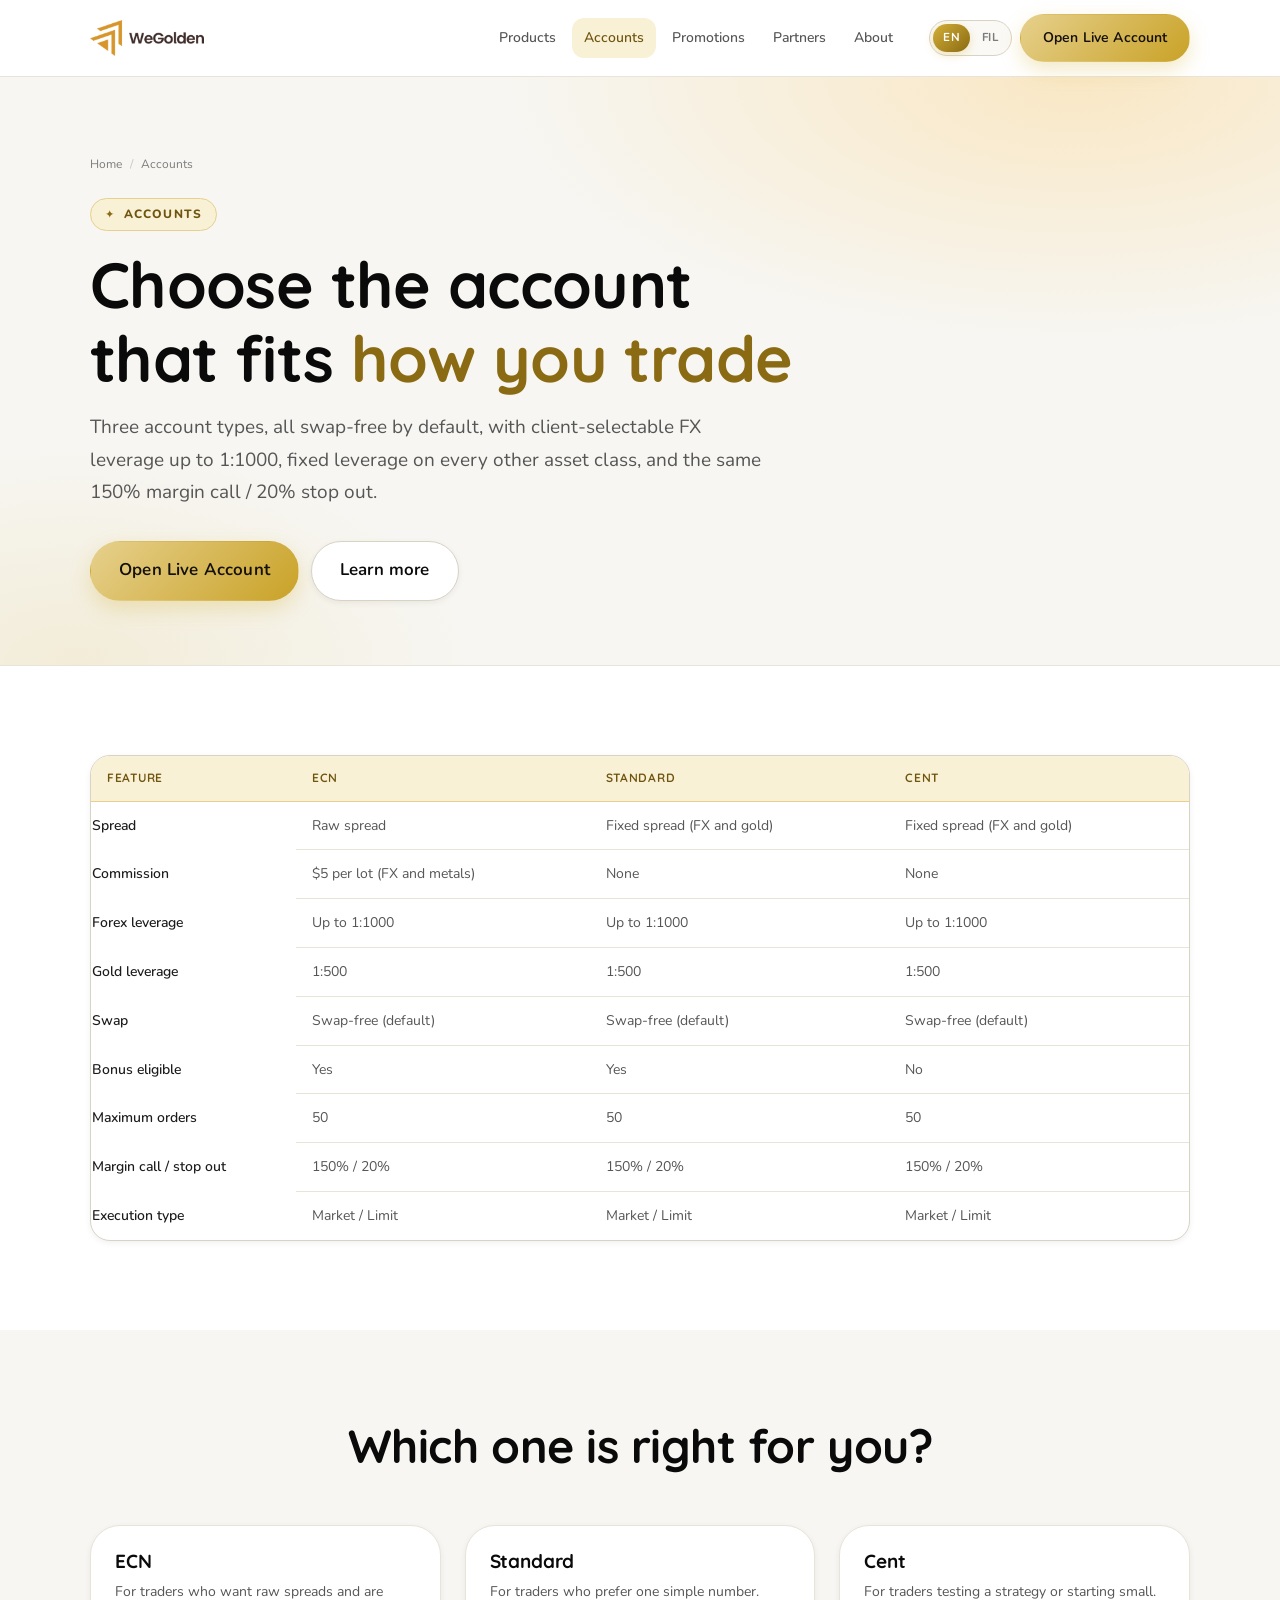
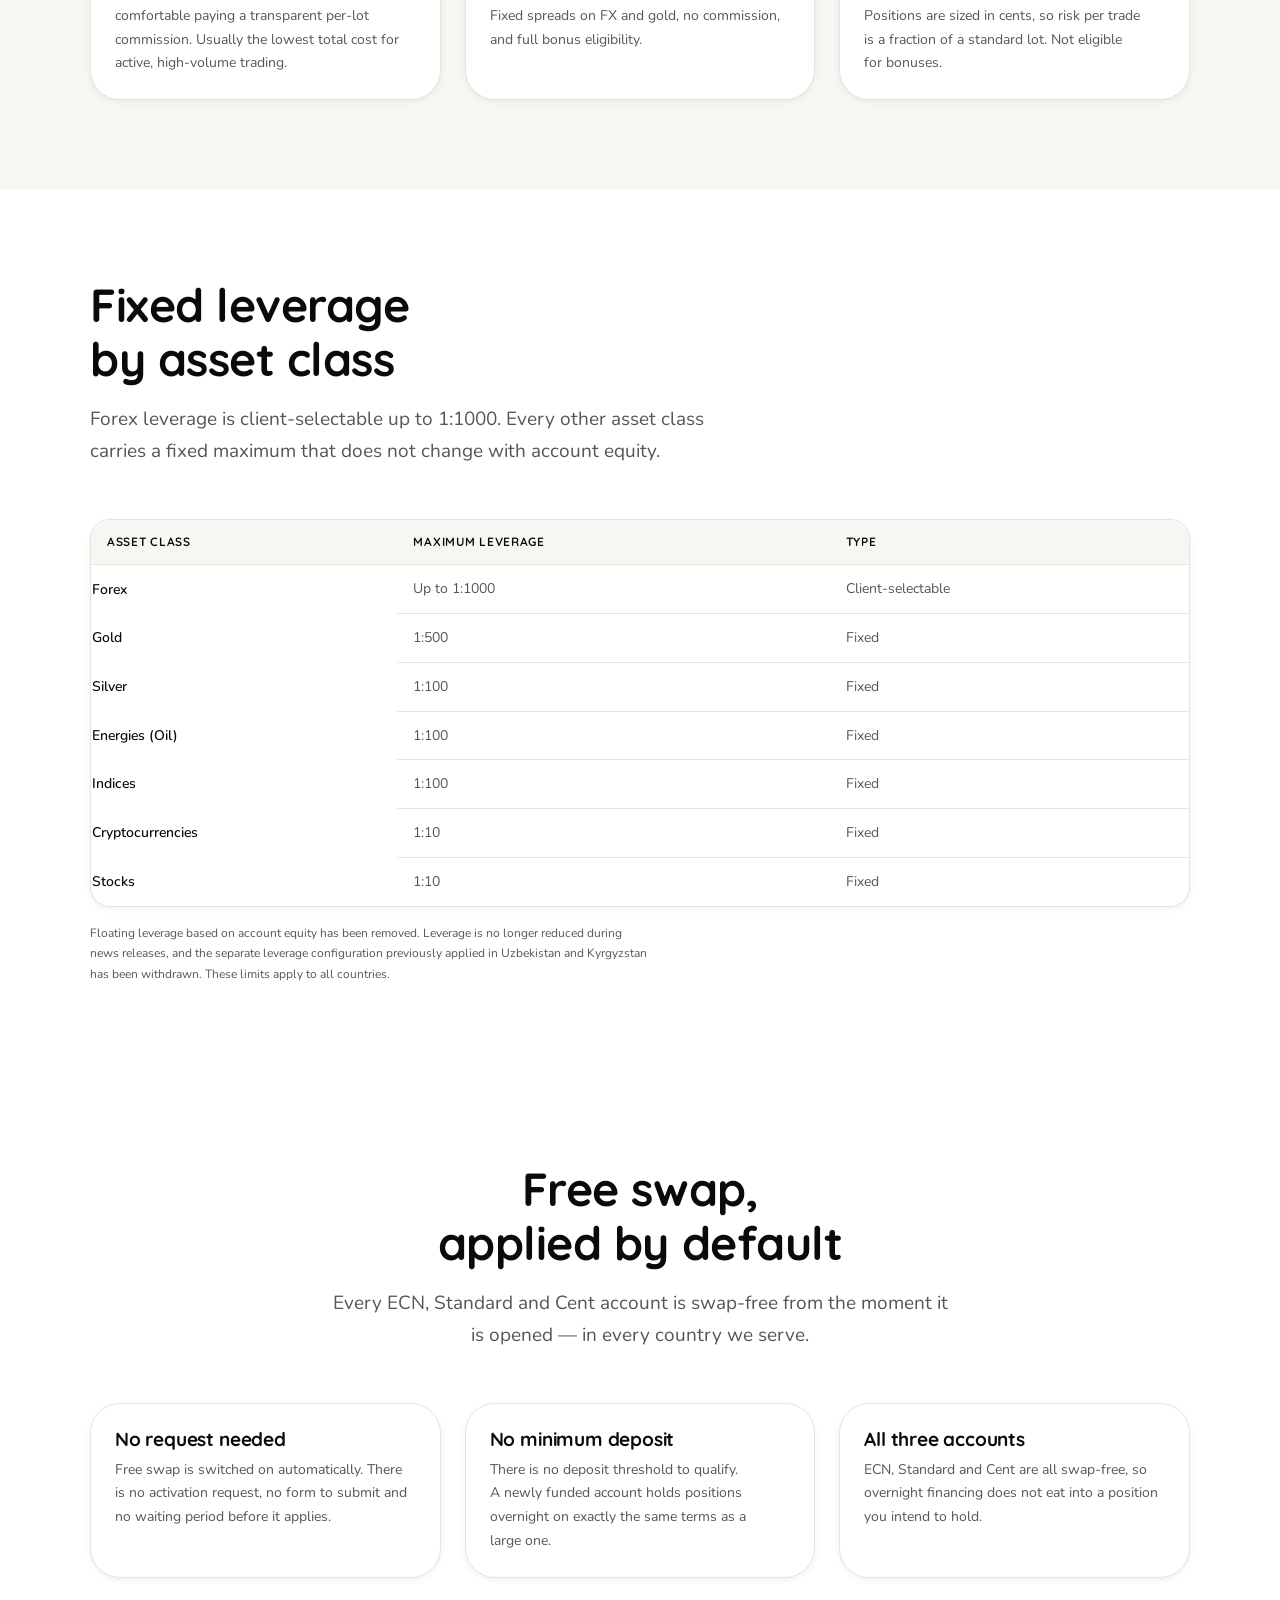
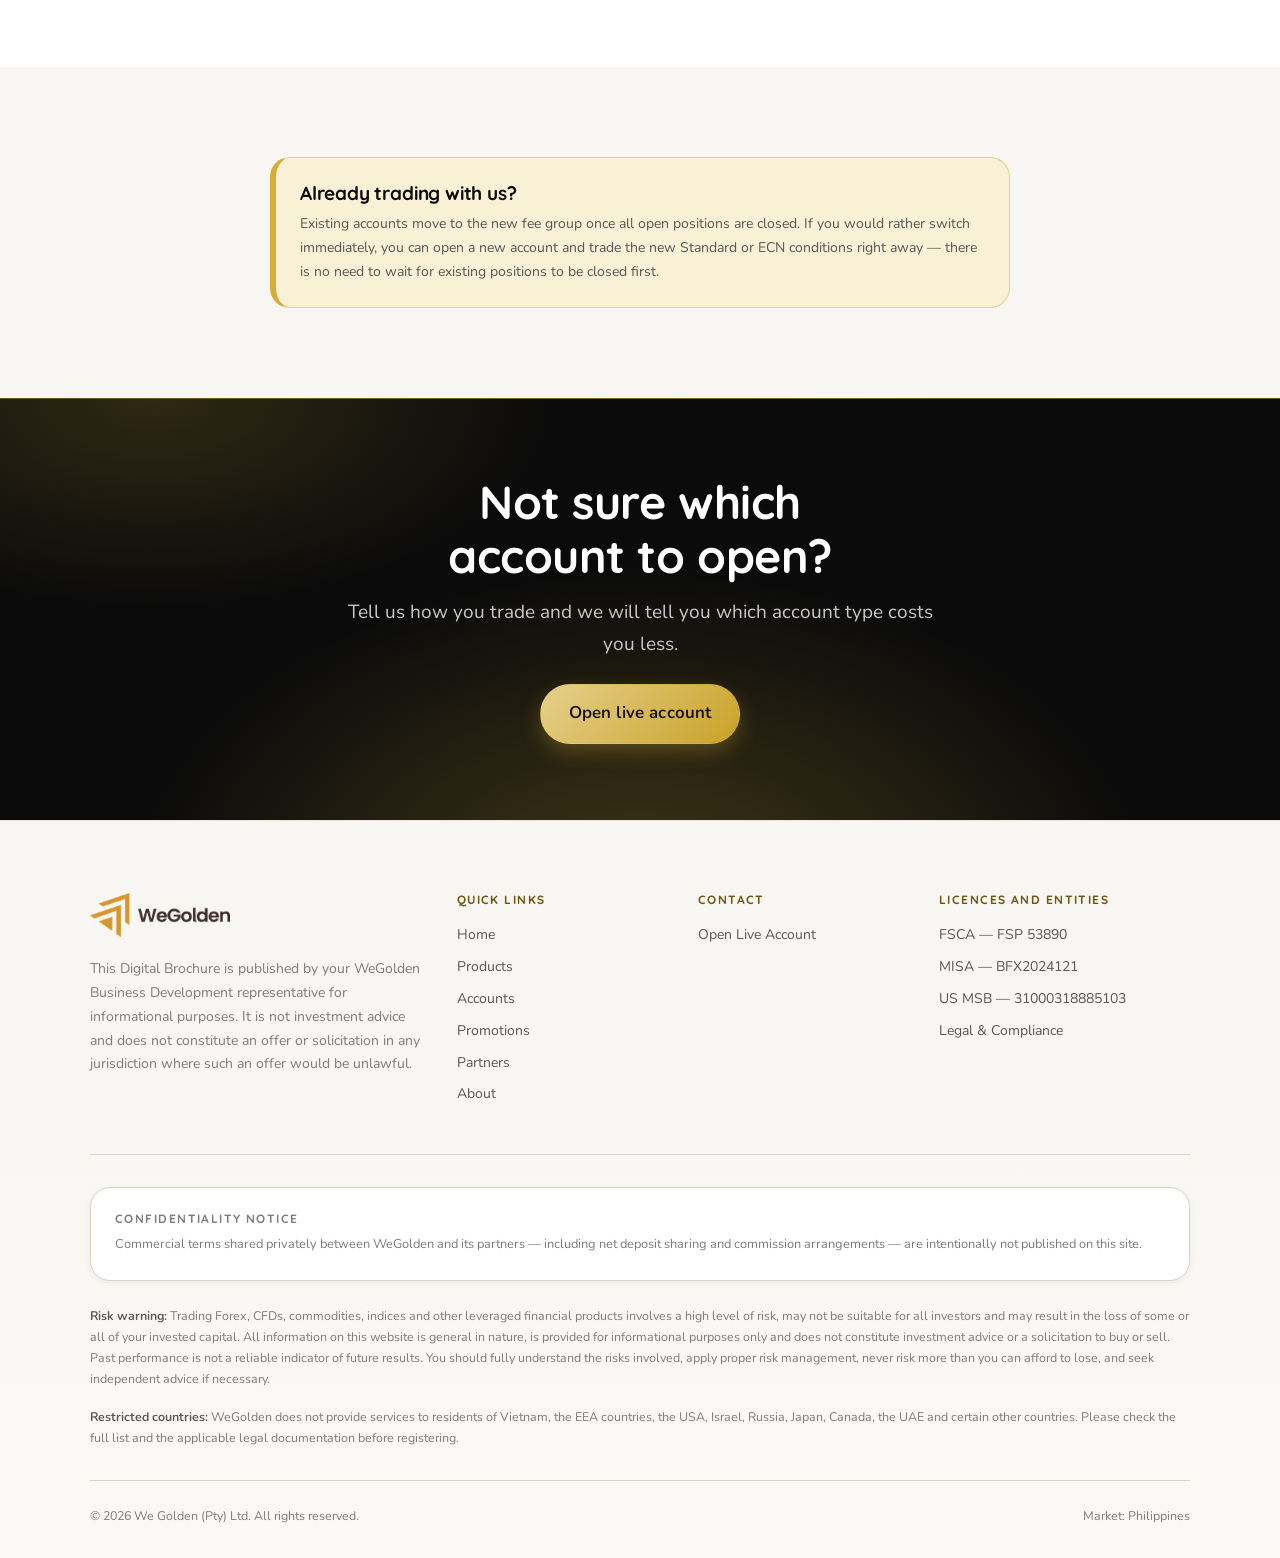
<file: en/accounts.html>
<!DOCTYPE html>
<html lang="en" dir="ltr">
<head>
    <meta charset="utf-8">
    <meta name="viewport" content="width=device-width, initial-scale=1">
    <title>Accounts — WeGolden Philippines</title>
    <meta name="description" content="Compare WeGolden ECN, Standard and Cent accounts — all swap-free, with FX leverage up to 1:1000 and 150% margin call / 20% stop out.">
    <meta name="theme-color" content="#FFFFFF">

    <meta property="og:type" content="website">
    <meta property="og:site_name" content="WeGolden Philippines">
    <meta property="og:title" content="Accounts — WeGolden Philippines">
    <meta property="og:description" content="Compare WeGolden ECN, Standard and Cent accounts — all swap-free, with FX leverage up to 1:1000 and 150% margin call / 20% stop out.">
    <meta property="og:url" content="https://wegolden-philippines.pages.dev/en/accounts.html">
    <meta property="og:locale" content="en_US">
    <meta name="twitter:card" content="summary_large_image">

    <link rel="alternate" hreflang="en" href="https://wegolden-philippines.pages.dev/en/accounts.html">
    <link rel="alternate" hreflang="tl" href="https://wegolden-philippines.pages.dev/tl/accounts.html">
    <link rel="alternate" hreflang="x-default" href="https://wegolden-philippines.pages.dev/en/accounts.html">
    <link rel="canonical" href="https://wegolden-philippines.pages.dev/en/accounts.html">

    <link rel="preconnect" href="https://fonts.googleapis.com">
    <link rel="preconnect" href="https://fonts.gstatic.com" crossorigin>
    <link href="https://fonts.googleapis.com/css2?family=Nunito:wght@400;500;600;700;800&family=Quicksand:wght@500;600;700&family=JetBrains+Mono:wght@400;600&display=swap" rel="stylesheet">

    <link rel="stylesheet" href="../assets/css/tokens.css">
    <link rel="stylesheet" href="../assets/css/base.css">
    <link rel="stylesheet" href="../assets/css/layout.css">
    <link rel="stylesheet" href="../assets/css/components.css">
    <link rel="stylesheet" href="../assets/css/pages.css">

    <link rel="icon" href="data:image/svg+xml,<svg xmlns='http://www.w3.org/2000/svg' viewBox='0 0 32 32'><rect width='32' height='32' rx='9' fill='%23FFC65C'/><text x='16' y='23' font-family='Poppins,sans-serif' font-size='19' font-weight='800' text-anchor='middle' fill='%23FFFFFF'>W</text></svg>">

    <script type="application/ld+json">
    {
      "@context": "https://schema.org",
      "@type": "FinancialService",
      "name": "WeGolden Philippines",
      "url": "https://wegolden-philippines.pages.dev",
      "description": "Compare WeGolden ECN, Standard and Cent accounts — all swap-free, with FX leverage up to 1:1000 and 150% margin call / 20% stop out.",
      "areaServed": "Philippines",
      "currenciesAccepted": "PHP"
    }
    </script>
</head>
<body class="">
    <a class="skip-link" href="#main">Skip to content</a>
    
  <header class="site-header">
    <div class="container header-inner">
      <a class="logo" href="index.html" aria-label="WeGolden — Home">
        <img class="logo-img" src="../assets/img/wegolden-logo.png" alt="WeGolden" width="724" height="228" decoding="async" />
      </a>

      <nav class="nav" aria-label="Menu">
        <a class="nav-link" href="products.html">Products</a><a class="nav-link" href="accounts.html" aria-current="page">Accounts</a><a class="nav-link" href="promotions.html">Promotions</a><a class="nav-link" href="partners.html">Partners</a><a class="nav-link" href="about.html">About</a>
      </nav>

      <div class="header-actions">
        <div class="lang-switch" role="group" aria-label="Language">
          <a href="../en/accounts.html" hreflang="en" lang="en" aria-current="true">EN</a><a href="../tl/accounts.html" hreflang="tl" lang="tl">FIL</a>
        </div>
        <a class="btn btn--primary btn--header" href="https://my.wegolden.com/en/auth/sign-up" target="_blank" rel="noopener">Open Live Account</a>
        <button class="menu-toggle" type="button" aria-expanded="false" aria-controls="mobile-nav" aria-label="Menu">
          <svg viewBox="0 0 24 24" fill="none" stroke="currentColor" stroke-width="2" stroke-linecap="round" aria-hidden="true"><line x1="3" y1="6" x2="21" y2="6"/><line x1="3" y1="12" x2="21" y2="12"/><line x1="3" y1="18" x2="21" y2="18"/></svg>
        </button>
      </div>
    </div>

    <div class="mobile-nav" id="mobile-nav">
      <div class="container">
        <ul><li><a href="index.html">Home</a></li><li><a href="products.html">Products</a></li><li><a href="accounts.html" aria-current="page">Accounts</a></li><li><a href="promotions.html">Promotions</a></li><li><a href="partners.html">Partners</a></li><li><a href="about.html">About</a></li></ul>
        <a class="btn btn--primary" href="https://my.wegolden.com/en/auth/sign-up" target="_blank" rel="noopener">Open Live Account</a>
      </div>
    </div>
  </header>
    <main id="main">

    <section class="page-hero">
      <div class="container">
        <nav class="crumbs" aria-label="Breadcrumb">
          <a href="index.html">Home</a>
          <span aria-hidden="true">/</span>
          <span aria-current="page">Accounts</span>
        </nav>
        <span class="eyebrow">Accounts</span>
        <h1>Choose the account that fits <em>how you trade</em></h1>
        <p class="hero-lead">Three account types, all swap-free by default, with client-selectable FX leverage up to 1:1000, fixed leverage on every other asset class, and the same 150% margin call / 20% stop out.</p>
        <div class="btn-row">
          <a class="btn btn--primary btn--lg" href="https://my.wegolden.com/en/auth/sign-up" target="_blank" rel="noopener">Open Live Account</a>
          <a class="btn btn--ghost btn--lg" href="products.html">Learn more</a>
        </div>
      </div>
    </section>

    <section class="section">
      <div class="container">
        
  <div class="table-wrap">
    <table>
      <caption class="visually-hidden">Choose the account that fits &lt;em&gt;how you trade&lt;/em&gt;</caption>
      <thead>
        <tr><th scope="col">Feature</th><th scope="col">ECN</th><th scope="col">Standard</th><th scope="col">Cent</th></tr>
      </thead>
      <tbody>
        <tr><th scope="row" style="text-align:start;font-weight:550;color:inherit">Spread</th><td>Raw spread</td><td>Fixed spread (FX and gold)</td><td>Fixed spread (FX and gold)</td></tr><tr><th scope="row" style="text-align:start;font-weight:550;color:inherit">Commission</th><td>$5 per lot (FX and metals)</td><td>None</td><td>None</td></tr><tr><th scope="row" style="text-align:start;font-weight:550;color:inherit">Forex leverage</th><td>Up to 1:1000</td><td>Up to 1:1000</td><td>Up to 1:1000</td></tr><tr><th scope="row" style="text-align:start;font-weight:550;color:inherit">Gold leverage</th><td>1:500</td><td>1:500</td><td>1:500</td></tr><tr><th scope="row" style="text-align:start;font-weight:550;color:inherit">Swap</th><td>Swap-free (default)</td><td>Swap-free (default)</td><td>Swap-free (default)</td></tr><tr><th scope="row" style="text-align:start;font-weight:550;color:inherit">Bonus eligible</th><td>Yes</td><td>Yes</td><td>No</td></tr><tr><th scope="row" style="text-align:start;font-weight:550;color:inherit">Maximum orders</th><td>50</td><td>50</td><td>50</td></tr><tr><th scope="row" style="text-align:start;font-weight:550;color:inherit">Margin call / stop out</th><td>150% / 20%</td><td>150% / 20%</td><td>150% / 20%</td></tr><tr><th scope="row" style="text-align:start;font-weight:550;color:inherit">Execution type</th><td>Market / Limit</td><td>Market / Limit</td><td>Market / Limit</td></tr>
      </tbody>
    </table>
  </div>
  
      </div>
    </section>

    <section class="section section--alt">
      <div class="container">
        
  <div class="section-head section-head--center">
    
    <h2>Which one is right for you?</h2>
    
  </div>
        <div class="grid grid--3">
  <article class="card card--flat">
    
    
    <h3>ECN</h3>
    <p>For traders who want raw spreads and are comfortable paying a transparent per-lot commission. Usually the lowest total cost for active, high-volume trading.</p>
  </article>
  <article class="card card--flat">
    
    
    <h3>Standard</h3>
    <p>For traders who prefer one simple number. Fixed spreads on FX and gold, no commission, and full bonus eligibility.</p>
  </article>
  <article class="card card--flat">
    
    
    <h3>Cent</h3>
    <p>For traders testing a strategy or starting small. Positions are sized in cents, so risk per trade is a fraction of a standard lot. Not eligible for bonuses.</p>
  </article></div>
      </div>
    </section>

    <section class="section section--paper">
      <div class="container">
        
  <div class="section-head">
    
    <h2>Fixed leverage by asset class</h2>
    <p>Forex leverage is client-selectable up to 1:1000. Every other asset class carries a fixed maximum that does not change with account equity.</p>
  </div>
        
  <div class="table-wrap table-wrap--paper">
    <table>
      <caption class="visually-hidden">Fixed leverage by asset class</caption>
      <thead>
        <tr><th scope="col">Asset class</th><th scope="col">Maximum leverage</th><th scope="col">Type</th></tr>
      </thead>
      <tbody>
        <tr><th scope="row" style="text-align:start;font-weight:550;color:inherit">Forex</th><td>Up to 1:1000</td><td>Client-selectable</td></tr><tr><th scope="row" style="text-align:start;font-weight:550;color:inherit">Gold</th><td>1:500</td><td>Fixed</td></tr><tr><th scope="row" style="text-align:start;font-weight:550;color:inherit">Silver</th><td>1:100</td><td>Fixed</td></tr><tr><th scope="row" style="text-align:start;font-weight:550;color:inherit">Energies (Oil)</th><td>1:100</td><td>Fixed</td></tr><tr><th scope="row" style="text-align:start;font-weight:550;color:inherit">Indices</th><td>1:100</td><td>Fixed</td></tr><tr><th scope="row" style="text-align:start;font-weight:550;color:inherit">Cryptocurrencies</th><td>1:10</td><td>Fixed</td></tr><tr><th scope="row" style="text-align:start;font-weight:550;color:inherit">Stocks</th><td>1:10</td><td>Fixed</td></tr>
      </tbody>
    </table>
  </div>
  <p class="table-note">Floating leverage based on account equity has been removed. Leverage is no longer reduced during news releases, and the separate leverage configuration previously applied in Uzbekistan and Kyrgyzstan has been withdrawn. These limits apply to all countries.</p>
      </div>
    </section>

    <section class="section">
      <div class="container">
        
  <div class="section-head section-head--center">
    
    <h2>Free swap, applied by default</h2>
    <p>Every ECN, Standard and Cent account is swap-free from the moment it is opened &mdash; in every country we serve.</p>
  </div>
        <div class="grid grid--3">
  <article class="card card--flat">
    
    
    <h3>No request needed</h3>
    <p>Free swap is switched on automatically. There is no activation request, no form to submit and no waiting period before it applies.</p>
  </article>
  <article class="card card--flat">
    
    
    <h3>No minimum deposit</h3>
    <p>There is no deposit threshold to qualify. A newly funded account holds positions overnight on exactly the same terms as a large one.</p>
  </article>
  <article class="card card--flat">
    
    
    <h3>All three accounts</h3>
    <p>ECN, Standard and Cent are all swap-free, so overnight financing does not eat into a position you intend to hold.</p>
  </article></div>
      </div>
    </section>

    <section class="section section--alt">
      <div class="container container--narrow">
        
  <div class="callout">
    <h3>Already trading with us?</h3>
    <p>Existing accounts move to the new fee group once all open positions are closed. If you would rather switch immediately, you can open a new account and trade the new Standard or ECN conditions right away &mdash; there is no need to wait for existing positions to be closed first.</p>
  </div>
      </div>
    </section>

    
  <section class="cta-band">
    <div class="container container--narrow">
      <h2>Not sure which account to open?</h2>
      <p>Tell us how you trade and we will tell you which account type costs you less.</p>
      <div class="btn-row"><a class="btn btn--primary btn--lg" href="https://my.wegolden.com/en/auth/sign-up" target="_blank" rel="noopener">Open live account</a></div>
    </div>
  </section>
    </main>
    
  <footer class="site-footer">
    <div class="container">
      <div class="footer-grid">
        <div class="footer-brand">
          <a class="logo logo--footer" href="index.html">
            <img class="logo-img" src="../assets/img/wegolden-logo.png" alt="WeGolden" width="724" height="228" loading="lazy" decoding="async" />
          </a>
          <p>This Digital Brochure is published by your WeGolden Business Development representative for informational purposes. It is not investment advice and does not constitute an offer or solicitation in any jurisdiction where such an offer would be unlawful.</p>
        </div>

        <div class="footer-col">
          <h4>Quick links</h4>
          <ul><li><a href="index.html">Home</a></li><li><a href="products.html">Products</a></li><li><a href="accounts.html">Accounts</a></li><li><a href="promotions.html">Promotions</a></li><li><a href="partners.html">Partners</a></li><li><a href="about.html">About</a></li></ul>
        </div>

        <div class="footer-col">
          <h4>Contact</h4>
          <ul>
            <li><a href="https://my.wegolden.com/en/auth/sign-up" target="_blank" rel="noopener">Open Live Account</a></li>
          </ul>
        </div>

        <div class="footer-col">
          <h4>Licences and entities</h4>
          <ul>
            <li><a href="https://wegolden.com/licenses/" target="_blank" rel="noopener">FSCA — FSP 53890</a></li>
            <li><a href="https://wegolden.com/licenses/" target="_blank" rel="noopener">MISA — BFX2024121</a></li>
            <li><a href="https://wegolden.com/licenses/" target="_blank" rel="noopener">US MSB — 31000318885103</a></li>
            <li><a href="https://wegolden.com/legal-compliance/" target="_blank" rel="noopener">Legal &amp; Compliance</a></li>
          </ul>
        </div>
      </div>

      <div class="footer-note">
        <h4>Confidentiality notice</h4>
        <p>Commercial terms shared privately between WeGolden and its partners — including net deposit sharing and commission arrangements — are intentionally not published on this site.</p>
      </div>

      <div class="footer-legal">
        <p><strong>Risk warning:</strong> Trading Forex, CFDs, commodities, indices and other leveraged financial products involves a high level of risk, may not be suitable for all investors and may result in the loss of some or all of your invested capital. All information on this website is general in nature, is provided for informational purposes only and does not constitute investment advice or a solicitation to buy or sell. Past performance is not a reliable indicator of future results. You should fully understand the risks involved, apply proper risk management, never risk more than you can afford to lose, and seek independent advice if necessary.</p>
        <p><strong>Restricted countries:</strong> WeGolden does not provide services to residents of Vietnam, the EEA countries, the USA, Israel, Russia, Japan, Canada, the UAE and certain other countries. Please check the full list and the applicable legal documentation before registering.</p>
        
      </div>

      <div class="footer-bottom">
        <span>© 2026 We Golden (Pty) Ltd. All rights reserved.</span>
        <span class="num">Market: Philippines</span>
      </div>
    </div>
  </footer>
    <script src="../assets/js/main.js" defer></script>
</body>
</html>
</file>
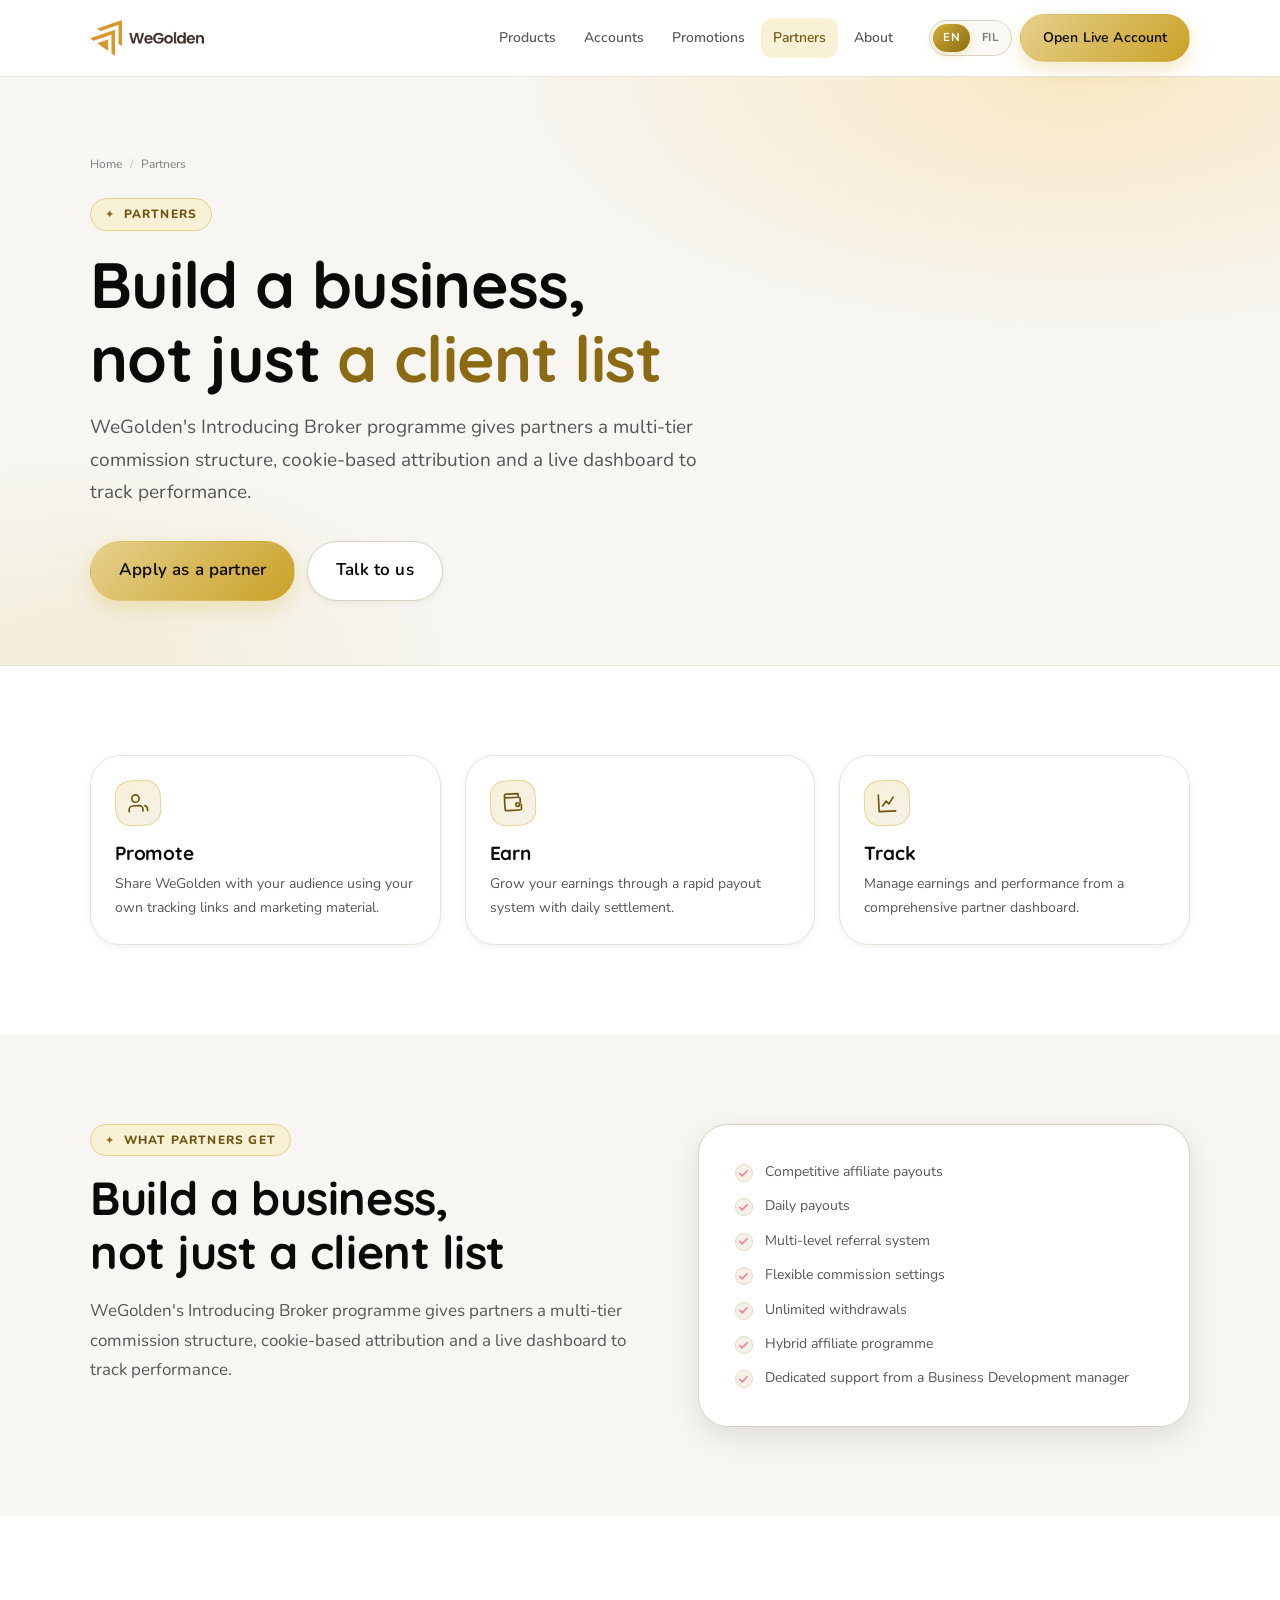
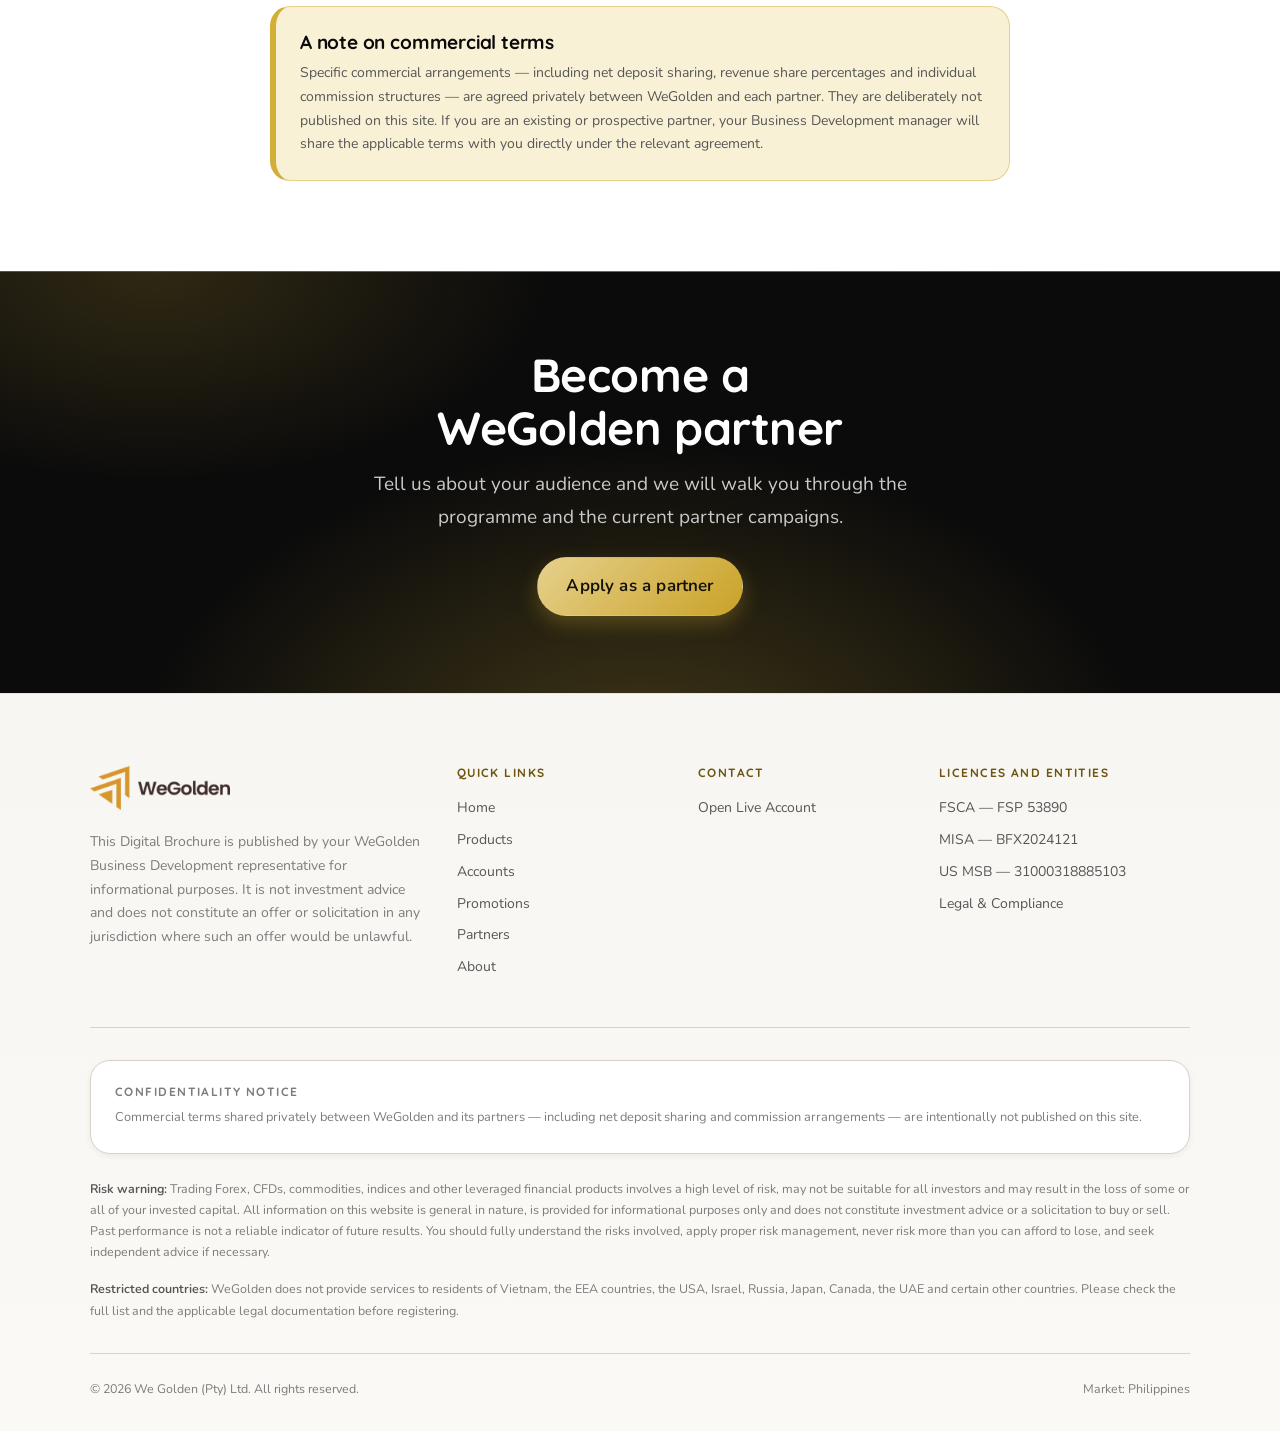
<file: en/partners.html>
<!DOCTYPE html>
<html lang="en" dir="ltr">
<head>
    <meta charset="utf-8">
    <meta name="viewport" content="width=device-width, initial-scale=1">
    <title>Partners — WeGolden Philippines</title>
    <meta name="description" content="Join the WeGolden Introducing Broker programme — multi-tier commissions, daily payouts, cookie-based attribution and a live partner dashboard.">
    <meta name="theme-color" content="#FFFFFF">

    <meta property="og:type" content="website">
    <meta property="og:site_name" content="WeGolden Philippines">
    <meta property="og:title" content="Partners — WeGolden Philippines">
    <meta property="og:description" content="Join the WeGolden Introducing Broker programme — multi-tier commissions, daily payouts, cookie-based attribution and a live partner dashboard.">
    <meta property="og:url" content="https://wegolden-philippines.pages.dev/en/partners.html">
    <meta property="og:locale" content="en_US">
    <meta name="twitter:card" content="summary_large_image">

    <link rel="alternate" hreflang="en" href="https://wegolden-philippines.pages.dev/en/partners.html">
    <link rel="alternate" hreflang="tl" href="https://wegolden-philippines.pages.dev/tl/partners.html">
    <link rel="alternate" hreflang="x-default" href="https://wegolden-philippines.pages.dev/en/partners.html">
    <link rel="canonical" href="https://wegolden-philippines.pages.dev/en/partners.html">

    <link rel="preconnect" href="https://fonts.googleapis.com">
    <link rel="preconnect" href="https://fonts.gstatic.com" crossorigin>
    <link href="https://fonts.googleapis.com/css2?family=Nunito:wght@400;500;600;700;800&family=Quicksand:wght@500;600;700&family=JetBrains+Mono:wght@400;600&display=swap" rel="stylesheet">

    <link rel="stylesheet" href="../assets/css/tokens.css">
    <link rel="stylesheet" href="../assets/css/base.css">
    <link rel="stylesheet" href="../assets/css/layout.css">
    <link rel="stylesheet" href="../assets/css/components.css">
    <link rel="stylesheet" href="../assets/css/pages.css">

    <link rel="icon" href="data:image/svg+xml,<svg xmlns='http://www.w3.org/2000/svg' viewBox='0 0 32 32'><rect width='32' height='32' rx='9' fill='%23FFC65C'/><text x='16' y='23' font-family='Poppins,sans-serif' font-size='19' font-weight='800' text-anchor='middle' fill='%23FFFFFF'>W</text></svg>">

    <script type="application/ld+json">
    {
      "@context": "https://schema.org",
      "@type": "FinancialService",
      "name": "WeGolden Philippines",
      "url": "https://wegolden-philippines.pages.dev",
      "description": "Join the WeGolden Introducing Broker programme — multi-tier commissions, daily payouts, cookie-based attribution and a live partner dashboard.",
      "areaServed": "Philippines",
      "currenciesAccepted": "PHP"
    }
    </script>
</head>
<body class="">
    <a class="skip-link" href="#main">Skip to content</a>
    
  <header class="site-header">
    <div class="container header-inner">
      <a class="logo" href="index.html" aria-label="WeGolden — Home">
        <img class="logo-img" src="../assets/img/wegolden-logo.png" alt="WeGolden" width="724" height="228" decoding="async" />
      </a>

      <nav class="nav" aria-label="Menu">
        <a class="nav-link" href="products.html">Products</a><a class="nav-link" href="accounts.html">Accounts</a><a class="nav-link" href="promotions.html">Promotions</a><a class="nav-link" href="partners.html" aria-current="page">Partners</a><a class="nav-link" href="about.html">About</a>
      </nav>

      <div class="header-actions">
        <div class="lang-switch" role="group" aria-label="Language">
          <a href="../en/partners.html" hreflang="en" lang="en" aria-current="true">EN</a><a href="../tl/partners.html" hreflang="tl" lang="tl">FIL</a>
        </div>
        <a class="btn btn--primary btn--header" href="https://my.wegolden.com/en/auth/sign-up" target="_blank" rel="noopener">Open Live Account</a>
        <button class="menu-toggle" type="button" aria-expanded="false" aria-controls="mobile-nav" aria-label="Menu">
          <svg viewBox="0 0 24 24" fill="none" stroke="currentColor" stroke-width="2" stroke-linecap="round" aria-hidden="true"><line x1="3" y1="6" x2="21" y2="6"/><line x1="3" y1="12" x2="21" y2="12"/><line x1="3" y1="18" x2="21" y2="18"/></svg>
        </button>
      </div>
    </div>

    <div class="mobile-nav" id="mobile-nav">
      <div class="container">
        <ul><li><a href="index.html">Home</a></li><li><a href="products.html">Products</a></li><li><a href="accounts.html">Accounts</a></li><li><a href="promotions.html">Promotions</a></li><li><a href="partners.html" aria-current="page">Partners</a></li><li><a href="about.html">About</a></li></ul>
        <a class="btn btn--primary" href="https://my.wegolden.com/en/auth/sign-up" target="_blank" rel="noopener">Open Live Account</a>
      </div>
    </div>
  </header>
    <main id="main">

    <section class="page-hero">
      <div class="container">
        <nav class="crumbs" aria-label="Breadcrumb">
          <a href="index.html">Home</a>
          <span aria-hidden="true">/</span>
          <span aria-current="page">Partners</span>
        </nav>
        <span class="eyebrow">Partners</span>
        <h1>Build a business, not just <em>a client list</em></h1>
        <p class="hero-lead">WeGolden's Introducing Broker programme gives partners a multi-tier commission structure, cookie-based attribution and a live dashboard to track performance.</p>
        <div class="btn-row">
          <a class="btn btn--primary btn--lg" href="https://wegolden.com/ib/" target="_blank" rel="noopener">Apply as a partner</a>
          <a class="btn btn--ghost btn--lg" href="https://wegolden.com/ib/" target="_blank" rel="noopener">Talk to us</a>
        </div>
      </div>
    </section>

    <section class="section">
      <div class="container">
        <div class="grid grid--3">
  <article class="card card--flat">
    
    <div class="card-icon" aria-hidden="true"><svg viewBox="0 0 24 24" fill="none" stroke="currentColor" stroke-width="1.8" stroke-linecap="round" stroke-linejoin="round" aria-hidden="true"><path d="M17 21v-2a4 4 0 0 0-4-4H6a4 4 0 0 0-4 4v2"/><circle cx="9.5" cy="7" r="4"/><path d="M22 21v-2a4 4 0 0 0-3-3.87"/></svg></div>
    <h3>Promote</h3>
    <p>Share WeGolden with your audience using your own tracking links and marketing material.</p>
  </article>
  <article class="card card--flat">
    
    <div class="card-icon" aria-hidden="true"><svg viewBox="0 0 24 24" fill="none" stroke="currentColor" stroke-width="1.8" stroke-linecap="round" stroke-linejoin="round" aria-hidden="true"><path d="M20 12V8a2 2 0 0 0-2-2H5a2 2 0 0 1 0-4h13v4"/><path d="M3 6v12a2 2 0 0 0 2 2h14a2 2 0 0 0 2-2v-4"/><circle cx="17" cy="14" r="2"/></svg></div>
    <h3>Earn</h3>
    <p>Grow your earnings through a rapid payout system with daily settlement.</p>
  </article>
  <article class="card card--flat">
    
    <div class="card-icon" aria-hidden="true"><svg viewBox="0 0 24 24" fill="none" stroke="currentColor" stroke-width="1.8" stroke-linecap="round" stroke-linejoin="round" aria-hidden="true"><path d="M3 3v18h18"/><path d="M7 15l4-5 3 3 5-7"/></svg></div>
    <h3>Track</h3>
    <p>Manage earnings and performance from a comprehensive partner dashboard.</p>
  </article></div>
      </div>
    </section>

    <section class="section section--alt">
      <div class="container">
        <div class="split">
          <div>
            <span class="eyebrow">What partners get</span>
            <h2>Build a business, not just a client list</h2>
            <p style="color:var(--text-muted);margin-block-start:var(--sp-4);line-height:1.75">
              WeGolden's Introducing Broker programme gives partners a multi-tier commission structure, cookie-based attribution and a live dashboard to track performance.
            </p>
          </div>
          <div class="split-panel">
            
  <ul class="feature-list">
    <li>Competitive affiliate payouts</li><li>Daily payouts</li><li>Multi-level referral system</li><li>Flexible commission settings</li><li>Unlimited withdrawals</li><li>Hybrid affiliate programme</li><li>Dedicated support from a Business Development manager</li>
  </ul>
          </div>
        </div>
      </div>
    </section>

    <section class="section">
      <div class="container container--narrow">
        
  <div class="callout">
    <h3>A note on commercial terms</h3>
    <p>Specific commercial arrangements — including net deposit sharing, revenue share percentages and individual commission structures — are agreed privately between WeGolden and each partner. They are deliberately not published on this site. If you are an existing or prospective partner, your Business Development manager will share the applicable terms with you directly under the relevant agreement.</p>
  </div>
      </div>
    </section>

    
  <section class="cta-band">
    <div class="container container--narrow">
      <h2>Become a WeGolden partner</h2>
      <p>Tell us about your audience and we will walk you through the programme and the current partner campaigns.</p>
      <div class="btn-row"><a class="btn btn--primary btn--lg" href="https://wegolden.com/ib/" target="_blank" rel="noopener">Apply as a partner</a></div>
    </div>
  </section>
    </main>
    
  <footer class="site-footer">
    <div class="container">
      <div class="footer-grid">
        <div class="footer-brand">
          <a class="logo logo--footer" href="index.html">
            <img class="logo-img" src="../assets/img/wegolden-logo.png" alt="WeGolden" width="724" height="228" loading="lazy" decoding="async" />
          </a>
          <p>This Digital Brochure is published by your WeGolden Business Development representative for informational purposes. It is not investment advice and does not constitute an offer or solicitation in any jurisdiction where such an offer would be unlawful.</p>
        </div>

        <div class="footer-col">
          <h4>Quick links</h4>
          <ul><li><a href="index.html">Home</a></li><li><a href="products.html">Products</a></li><li><a href="accounts.html">Accounts</a></li><li><a href="promotions.html">Promotions</a></li><li><a href="partners.html">Partners</a></li><li><a href="about.html">About</a></li></ul>
        </div>

        <div class="footer-col">
          <h4>Contact</h4>
          <ul>
            <li><a href="https://my.wegolden.com/en/auth/sign-up" target="_blank" rel="noopener">Open Live Account</a></li>
          </ul>
        </div>

        <div class="footer-col">
          <h4>Licences and entities</h4>
          <ul>
            <li><a href="https://wegolden.com/licenses/" target="_blank" rel="noopener">FSCA — FSP 53890</a></li>
            <li><a href="https://wegolden.com/licenses/" target="_blank" rel="noopener">MISA — BFX2024121</a></li>
            <li><a href="https://wegolden.com/licenses/" target="_blank" rel="noopener">US MSB — 31000318885103</a></li>
            <li><a href="https://wegolden.com/legal-compliance/" target="_blank" rel="noopener">Legal &amp; Compliance</a></li>
          </ul>
        </div>
      </div>

      <div class="footer-note">
        <h4>Confidentiality notice</h4>
        <p>Commercial terms shared privately between WeGolden and its partners — including net deposit sharing and commission arrangements — are intentionally not published on this site.</p>
      </div>

      <div class="footer-legal">
        <p><strong>Risk warning:</strong> Trading Forex, CFDs, commodities, indices and other leveraged financial products involves a high level of risk, may not be suitable for all investors and may result in the loss of some or all of your invested capital. All information on this website is general in nature, is provided for informational purposes only and does not constitute investment advice or a solicitation to buy or sell. Past performance is not a reliable indicator of future results. You should fully understand the risks involved, apply proper risk management, never risk more than you can afford to lose, and seek independent advice if necessary.</p>
        <p><strong>Restricted countries:</strong> WeGolden does not provide services to residents of Vietnam, the EEA countries, the USA, Israel, Russia, Japan, Canada, the UAE and certain other countries. Please check the full list and the applicable legal documentation before registering.</p>
        
      </div>

      <div class="footer-bottom">
        <span>© 2026 We Golden (Pty) Ltd. All rights reserved.</span>
        <span class="num">Market: Philippines</span>
      </div>
    </div>
  </footer>
    <script src="../assets/js/main.js" defer></script>
</body>
</html>
</file>
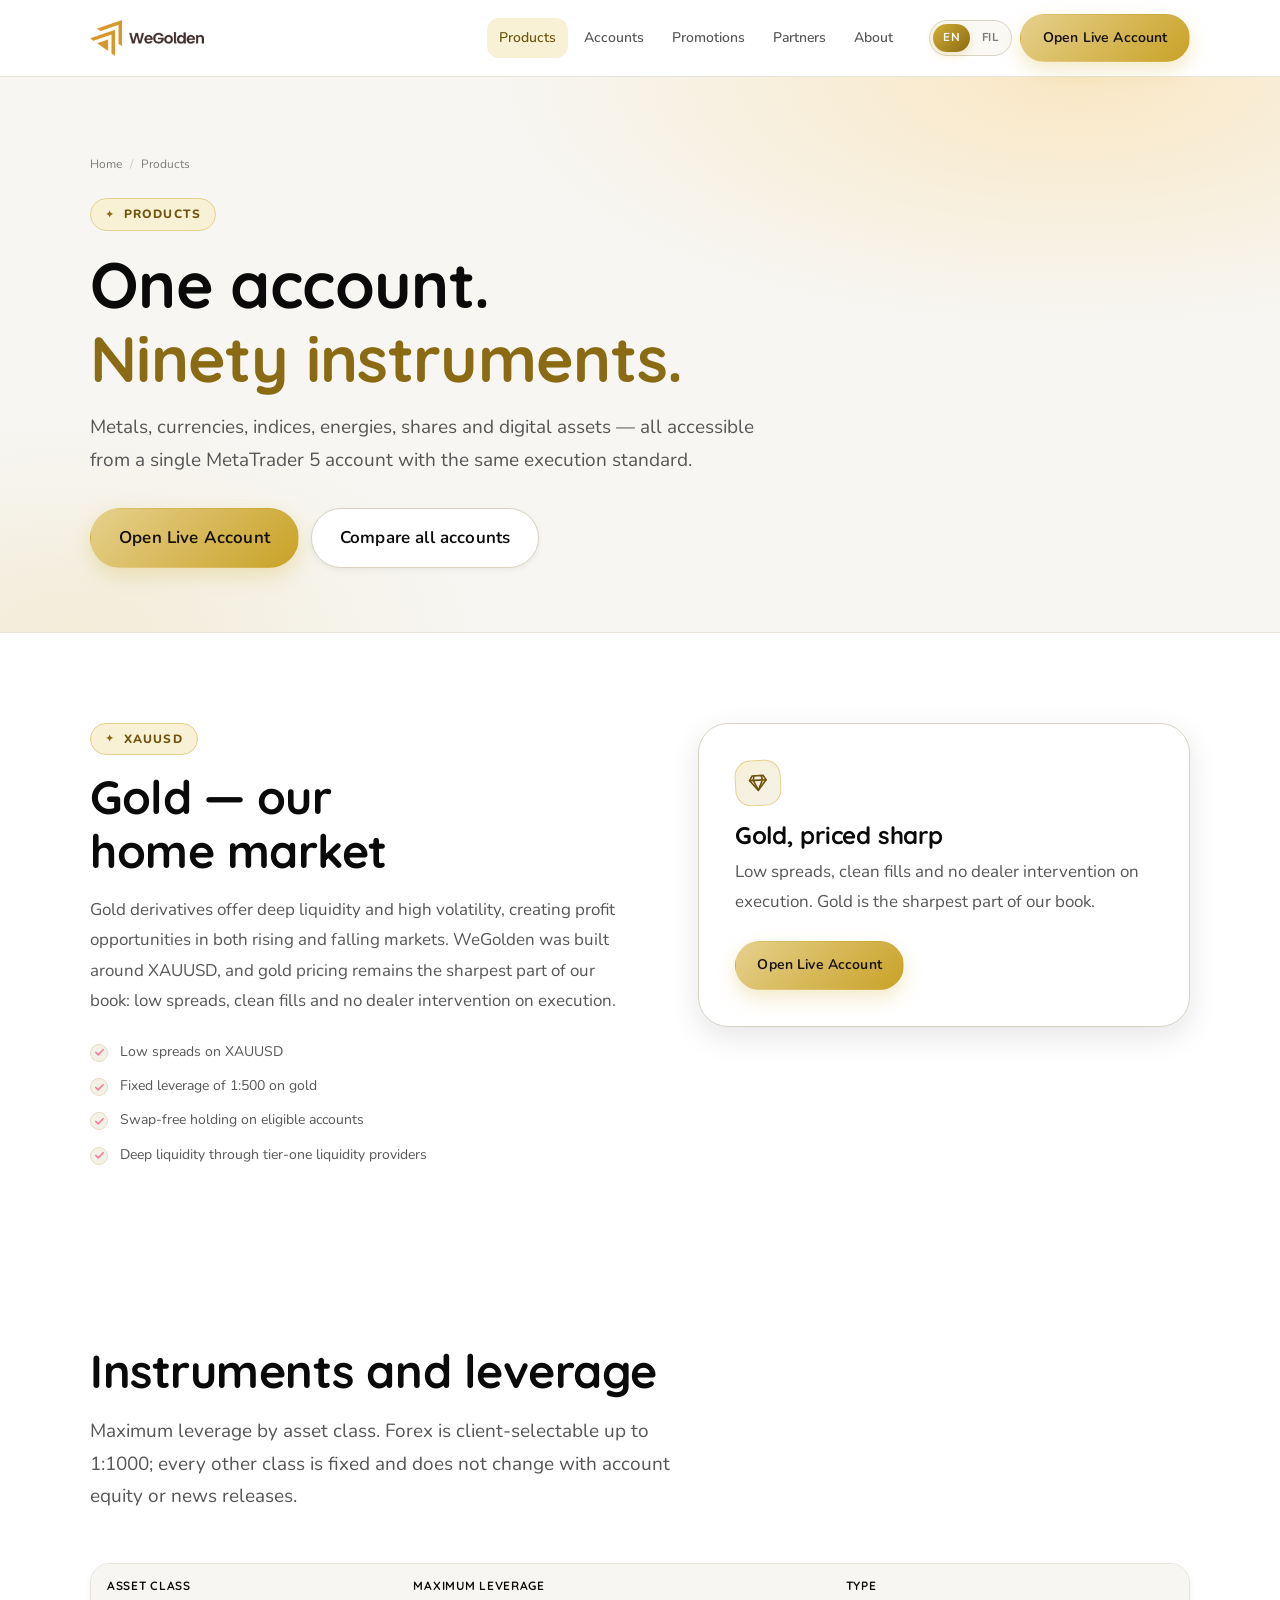
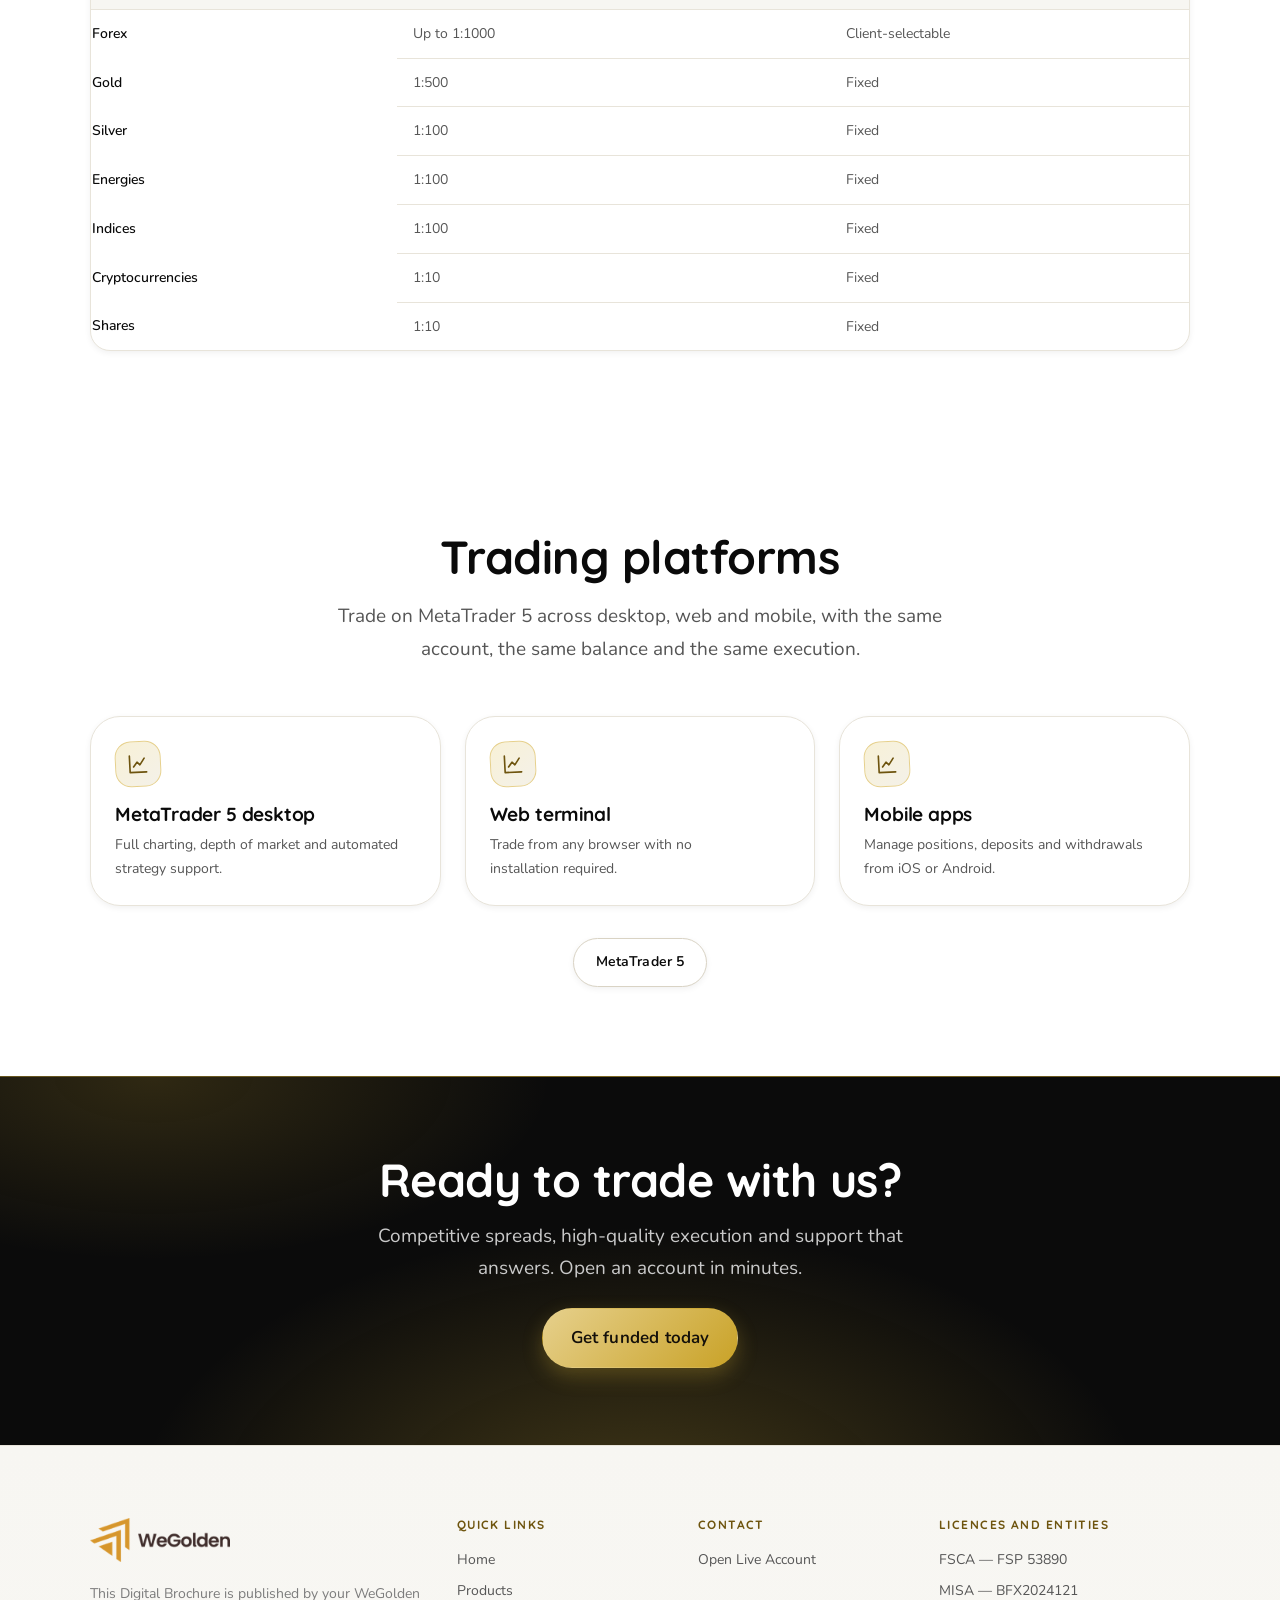
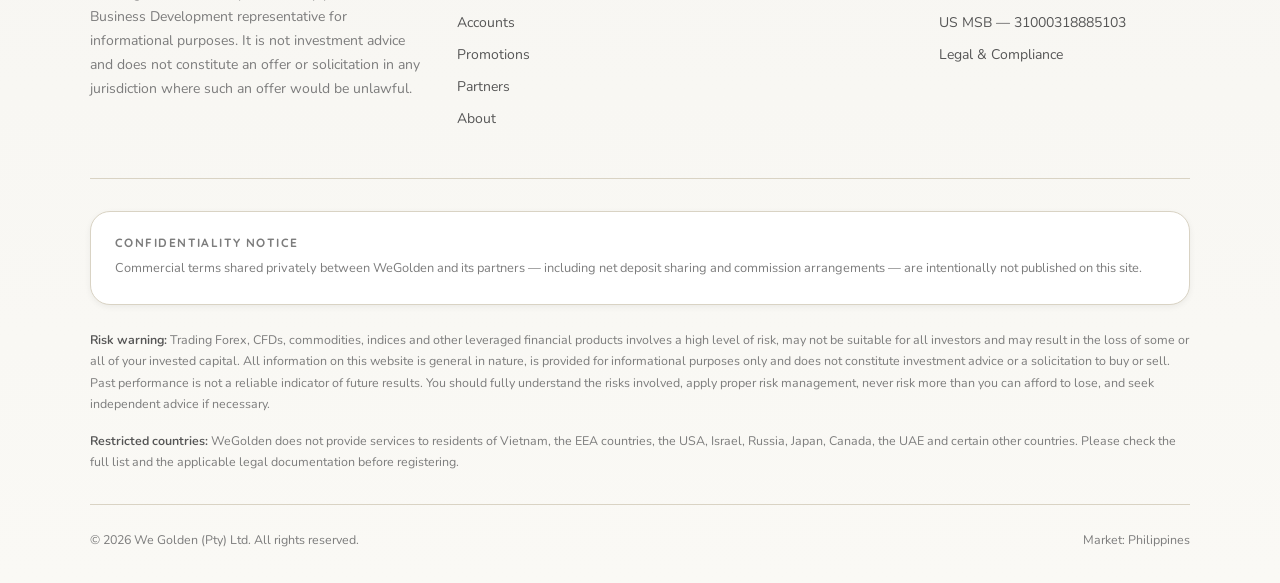
<file: en/products.html>
<!DOCTYPE html>
<html lang="en" dir="ltr">
<head>
    <meta charset="utf-8">
    <meta name="viewport" content="width=device-width, initial-scale=1">
    <title>Products — WeGolden Philippines</title>
    <meta name="description" content="Trade gold, forex, indices, energies, shares and crypto on MetaTrader 5 with WeGolden Philippines. Leverage up to 1:1000 on FX.">
    <meta name="theme-color" content="#FFFFFF">

    <meta property="og:type" content="website">
    <meta property="og:site_name" content="WeGolden Philippines">
    <meta property="og:title" content="Products — WeGolden Philippines">
    <meta property="og:description" content="Trade gold, forex, indices, energies, shares and crypto on MetaTrader 5 with WeGolden Philippines. Leverage up to 1:1000 on FX.">
    <meta property="og:url" content="https://wegolden-philippines.pages.dev/en/products.html">
    <meta property="og:locale" content="en_US">
    <meta name="twitter:card" content="summary_large_image">

    <link rel="alternate" hreflang="en" href="https://wegolden-philippines.pages.dev/en/products.html">
    <link rel="alternate" hreflang="tl" href="https://wegolden-philippines.pages.dev/tl/products.html">
    <link rel="alternate" hreflang="x-default" href="https://wegolden-philippines.pages.dev/en/products.html">
    <link rel="canonical" href="https://wegolden-philippines.pages.dev/en/products.html">

    <link rel="preconnect" href="https://fonts.googleapis.com">
    <link rel="preconnect" href="https://fonts.gstatic.com" crossorigin>
    <link href="https://fonts.googleapis.com/css2?family=Nunito:wght@400;500;600;700;800&family=Quicksand:wght@500;600;700&family=JetBrains+Mono:wght@400;600&display=swap" rel="stylesheet">

    <link rel="stylesheet" href="../assets/css/tokens.css">
    <link rel="stylesheet" href="../assets/css/base.css">
    <link rel="stylesheet" href="../assets/css/layout.css">
    <link rel="stylesheet" href="../assets/css/components.css">
    <link rel="stylesheet" href="../assets/css/pages.css">

    <link rel="icon" href="data:image/svg+xml,<svg xmlns='http://www.w3.org/2000/svg' viewBox='0 0 32 32'><rect width='32' height='32' rx='9' fill='%23FFC65C'/><text x='16' y='23' font-family='Poppins,sans-serif' font-size='19' font-weight='800' text-anchor='middle' fill='%23FFFFFF'>W</text></svg>">

    <script type="application/ld+json">
    {
      "@context": "https://schema.org",
      "@type": "FinancialService",
      "name": "WeGolden Philippines",
      "url": "https://wegolden-philippines.pages.dev",
      "description": "Trade gold, forex, indices, energies, shares and crypto on MetaTrader 5 with WeGolden Philippines. Leverage up to 1:1000 on FX.",
      "areaServed": "Philippines",
      "currenciesAccepted": "PHP"
    }
    </script>
</head>
<body class="">
    <a class="skip-link" href="#main">Skip to content</a>
    
  <header class="site-header">
    <div class="container header-inner">
      <a class="logo" href="index.html" aria-label="WeGolden — Home">
        <img class="logo-img" src="../assets/img/wegolden-logo.png" alt="WeGolden" width="724" height="228" decoding="async" />
      </a>

      <nav class="nav" aria-label="Menu">
        <a class="nav-link" href="products.html" aria-current="page">Products</a><a class="nav-link" href="accounts.html">Accounts</a><a class="nav-link" href="promotions.html">Promotions</a><a class="nav-link" href="partners.html">Partners</a><a class="nav-link" href="about.html">About</a>
      </nav>

      <div class="header-actions">
        <div class="lang-switch" role="group" aria-label="Language">
          <a href="../en/products.html" hreflang="en" lang="en" aria-current="true">EN</a><a href="../tl/products.html" hreflang="tl" lang="tl">FIL</a>
        </div>
        <a class="btn btn--primary btn--header" href="https://my.wegolden.com/en/auth/sign-up" target="_blank" rel="noopener">Open Live Account</a>
        <button class="menu-toggle" type="button" aria-expanded="false" aria-controls="mobile-nav" aria-label="Menu">
          <svg viewBox="0 0 24 24" fill="none" stroke="currentColor" stroke-width="2" stroke-linecap="round" aria-hidden="true"><line x1="3" y1="6" x2="21" y2="6"/><line x1="3" y1="12" x2="21" y2="12"/><line x1="3" y1="18" x2="21" y2="18"/></svg>
        </button>
      </div>
    </div>

    <div class="mobile-nav" id="mobile-nav">
      <div class="container">
        <ul><li><a href="index.html">Home</a></li><li><a href="products.html" aria-current="page">Products</a></li><li><a href="accounts.html">Accounts</a></li><li><a href="promotions.html">Promotions</a></li><li><a href="partners.html">Partners</a></li><li><a href="about.html">About</a></li></ul>
        <a class="btn btn--primary" href="https://my.wegolden.com/en/auth/sign-up" target="_blank" rel="noopener">Open Live Account</a>
      </div>
    </div>
  </header>
    <main id="main">

    <section class="page-hero">
      <div class="container">
        <nav class="crumbs" aria-label="Breadcrumb">
          <a href="index.html">Home</a>
          <span aria-hidden="true">/</span>
          <span aria-current="page">Products</span>
        </nav>
        <span class="eyebrow">Products</span>
        <h1>One account. <em>Ninety instruments.</em></h1>
        <p class="hero-lead">Metals, currencies, indices, energies, shares and digital assets — all accessible from a single MetaTrader 5 account with the same execution standard.</p>
        <div class="btn-row">
          <a class="btn btn--primary btn--lg" href="https://my.wegolden.com/en/auth/sign-up" target="_blank" rel="noopener">Open Live Account</a>
          <a class="btn btn--ghost btn--lg" href="accounts.html">Compare all accounts</a>
        </div>
      </div>
    </section>

    <section class="section">
      <div class="container">
        <div class="split">
          <div>
            <span class="eyebrow">XAUUSD</span>
            <h2>Gold — our home market</h2>
            <div class="prose" style="margin-block-start:var(--sp-4)">
              <p>Gold derivatives offer deep liquidity and high volatility, creating profit opportunities in both rising and falling markets. WeGolden was built around XAUUSD, and gold pricing remains the sharpest part of our book: low spreads, clean fills and no dealer intervention on execution.</p>
            </div>
            <div style="margin-block-start:var(--sp-5)">
              
  <ul class="feature-list">
    <li>Low spreads on XAUUSD</li><li>Fixed leverage of 1:500 on gold</li><li>Swap-free holding on eligible accounts</li><li>Deep liquidity through tier-one liquidity providers</li>
  </ul>
            </div>
          </div>
          <div class="split-panel">
            <div class="card-icon" aria-hidden="true"><svg viewBox="0 0 24 24" fill="none" stroke="currentColor" stroke-width="1.8" stroke-linecap="round" stroke-linejoin="round" aria-hidden="true"><path d="M3 9l3-5h12l3 5-9 11z"/><path d="M3 9h18M8 4l-1 5 5 11 5-11-1-5"/></svg></div>
            <h3 style="margin-block:var(--sp-4) var(--sp-2)">Gold, priced sharp</h3>
            <p style="color:var(--text-muted);line-height:1.75">
              Low spreads, clean fills and no dealer intervention on execution. Gold is the sharpest part of our book.
            </p>
            <div class="btn-row" style="margin-block-start:var(--sp-5)">
              <a class="btn btn--primary" href="https://my.wegolden.com/en/auth/sign-up" target="_blank" rel="noopener">Open Live Account</a>
            </div>
          </div>
        </div>
      </div>
    </section>

    <section class="section section--paper">
      <div class="container">
        
  <div class="section-head">
    
    <h2>Instruments and leverage</h2>
    <p>Maximum leverage by asset class. Forex is client-selectable up to 1:1000; every other class is fixed and does not change with account equity or news releases.</p>
  </div>
        
  <div class="table-wrap table-wrap--paper">
    <table>
      <caption class="visually-hidden">Instruments and leverage</caption>
      <thead>
        <tr><th scope="col">Asset class</th><th scope="col">Maximum leverage</th><th scope="col">Type</th></tr>
      </thead>
      <tbody>
        <tr><th scope="row" style="text-align:start;font-weight:550;color:inherit">Forex</th><td>Up to 1:1000</td><td>Client-selectable</td></tr><tr><th scope="row" style="text-align:start;font-weight:550;color:inherit">Gold</th><td>1:500</td><td>Fixed</td></tr><tr><th scope="row" style="text-align:start;font-weight:550;color:inherit">Silver</th><td>1:100</td><td>Fixed</td></tr><tr><th scope="row" style="text-align:start;font-weight:550;color:inherit">Energies</th><td>1:100</td><td>Fixed</td></tr><tr><th scope="row" style="text-align:start;font-weight:550;color:inherit">Indices</th><td>1:100</td><td>Fixed</td></tr><tr><th scope="row" style="text-align:start;font-weight:550;color:inherit">Cryptocurrencies</th><td>1:10</td><td>Fixed</td></tr><tr><th scope="row" style="text-align:start;font-weight:550;color:inherit">Shares</th><td>1:10</td><td>Fixed</td></tr>
      </tbody>
    </table>
  </div>
  
      </div>
    </section>

    <section class="section">
      <div class="container">
        
  <div class="section-head section-head--center">
    
    <h2>Trading platforms</h2>
    <p>Trade on MetaTrader 5 across desktop, web and mobile, with the same account, the same balance and the same execution.</p>
  </div>
        <div class="grid grid--3">
  <article class="card card--flat">
    
    <div class="card-icon" aria-hidden="true"><svg viewBox="0 0 24 24" fill="none" stroke="currentColor" stroke-width="1.8" stroke-linecap="round" stroke-linejoin="round" aria-hidden="true"><path d="M3 3v18h18"/><path d="M7 15l4-5 3 3 5-7"/></svg></div>
    <h3>MetaTrader 5 desktop</h3>
    <p>Full charting, depth of market and automated strategy support.</p>
  </article>
  <article class="card card--flat">
    
    <div class="card-icon" aria-hidden="true"><svg viewBox="0 0 24 24" fill="none" stroke="currentColor" stroke-width="1.8" stroke-linecap="round" stroke-linejoin="round" aria-hidden="true"><path d="M3 3v18h18"/><path d="M7 15l4-5 3 3 5-7"/></svg></div>
    <h3>Web terminal</h3>
    <p>Trade from any browser with no installation required.</p>
  </article>
  <article class="card card--flat">
    
    <div class="card-icon" aria-hidden="true"><svg viewBox="0 0 24 24" fill="none" stroke="currentColor" stroke-width="1.8" stroke-linecap="round" stroke-linejoin="round" aria-hidden="true"><path d="M3 3v18h18"/><path d="M7 15l4-5 3 3 5-7"/></svg></div>
    <h3>Mobile apps</h3>
    <p>Manage positions, deposits and withdrawals from iOS or Android.</p>
  </article></div>
        <div class="btn-row" style="margin-block-start:var(--sp-6);justify-content:center">
          <a class="btn btn--ghost" href="https://wegolden.com/platforms/" target="_blank" rel="noopener">MetaTrader 5</a>
        </div>
      </div>
    </section>

    
  <section class="cta-band">
    <div class="container container--narrow">
      <h2>Ready to trade with us?</h2>
      <p>Competitive spreads, high-quality execution and support that answers. Open an account in minutes.</p>
      <div class="btn-row"><a class="btn btn--primary btn--lg" href="https://my.wegolden.com/en/auth/sign-up" target="_blank" rel="noopener">Get funded today</a></div>
    </div>
  </section>
    </main>
    
  <footer class="site-footer">
    <div class="container">
      <div class="footer-grid">
        <div class="footer-brand">
          <a class="logo logo--footer" href="index.html">
            <img class="logo-img" src="../assets/img/wegolden-logo.png" alt="WeGolden" width="724" height="228" loading="lazy" decoding="async" />
          </a>
          <p>This Digital Brochure is published by your WeGolden Business Development representative for informational purposes. It is not investment advice and does not constitute an offer or solicitation in any jurisdiction where such an offer would be unlawful.</p>
        </div>

        <div class="footer-col">
          <h4>Quick links</h4>
          <ul><li><a href="index.html">Home</a></li><li><a href="products.html">Products</a></li><li><a href="accounts.html">Accounts</a></li><li><a href="promotions.html">Promotions</a></li><li><a href="partners.html">Partners</a></li><li><a href="about.html">About</a></li></ul>
        </div>

        <div class="footer-col">
          <h4>Contact</h4>
          <ul>
            <li><a href="https://my.wegolden.com/en/auth/sign-up" target="_blank" rel="noopener">Open Live Account</a></li>
          </ul>
        </div>

        <div class="footer-col">
          <h4>Licences and entities</h4>
          <ul>
            <li><a href="https://wegolden.com/licenses/" target="_blank" rel="noopener">FSCA — FSP 53890</a></li>
            <li><a href="https://wegolden.com/licenses/" target="_blank" rel="noopener">MISA — BFX2024121</a></li>
            <li><a href="https://wegolden.com/licenses/" target="_blank" rel="noopener">US MSB — 31000318885103</a></li>
            <li><a href="https://wegolden.com/legal-compliance/" target="_blank" rel="noopener">Legal &amp; Compliance</a></li>
          </ul>
        </div>
      </div>

      <div class="footer-note">
        <h4>Confidentiality notice</h4>
        <p>Commercial terms shared privately between WeGolden and its partners — including net deposit sharing and commission arrangements — are intentionally not published on this site.</p>
      </div>

      <div class="footer-legal">
        <p><strong>Risk warning:</strong> Trading Forex, CFDs, commodities, indices and other leveraged financial products involves a high level of risk, may not be suitable for all investors and may result in the loss of some or all of your invested capital. All information on this website is general in nature, is provided for informational purposes only and does not constitute investment advice or a solicitation to buy or sell. Past performance is not a reliable indicator of future results. You should fully understand the risks involved, apply proper risk management, never risk more than you can afford to lose, and seek independent advice if necessary.</p>
        <p><strong>Restricted countries:</strong> WeGolden does not provide services to residents of Vietnam, the EEA countries, the USA, Israel, Russia, Japan, Canada, the UAE and certain other countries. Please check the full list and the applicable legal documentation before registering.</p>
        
      </div>

      <div class="footer-bottom">
        <span>© 2026 We Golden (Pty) Ltd. All rights reserved.</span>
        <span class="num">Market: Philippines</span>
      </div>
    </div>
  </footer>
    <script src="../assets/js/main.js" defer></script>
</body>
</html>
</file>
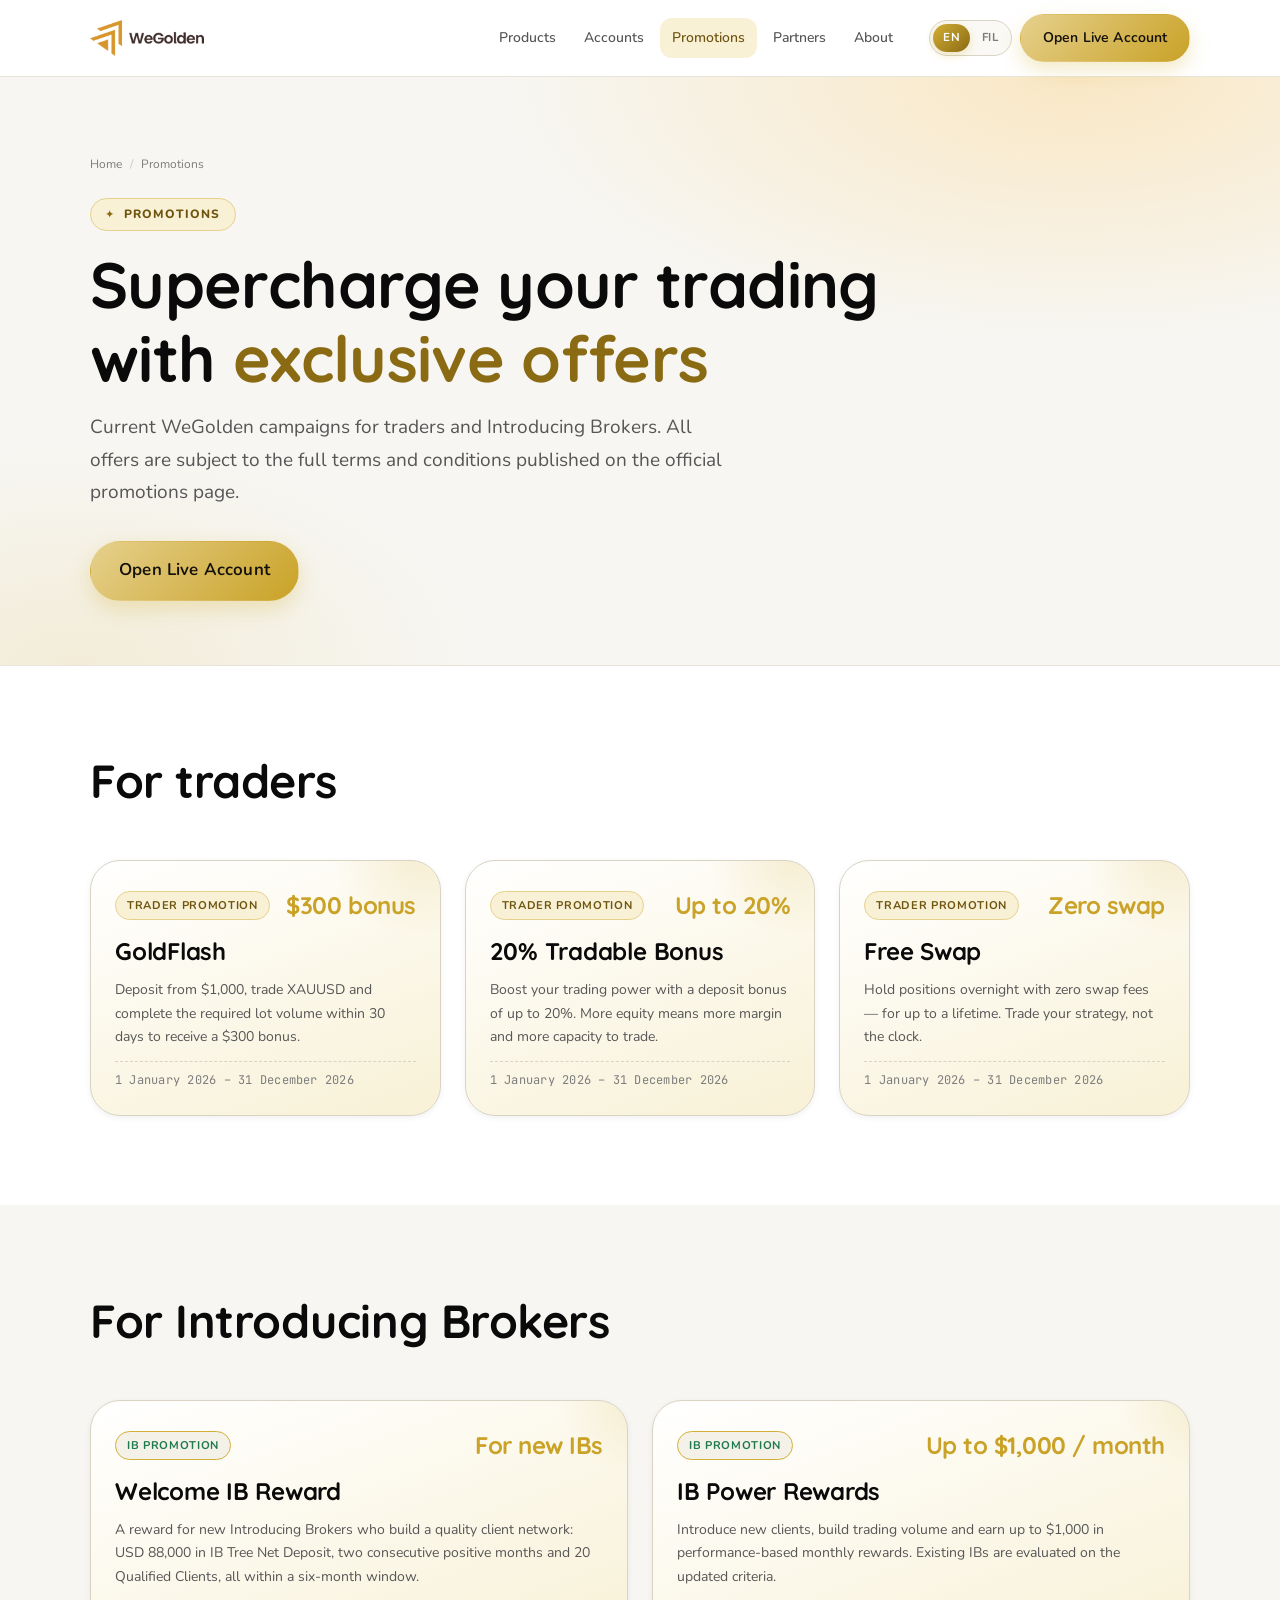
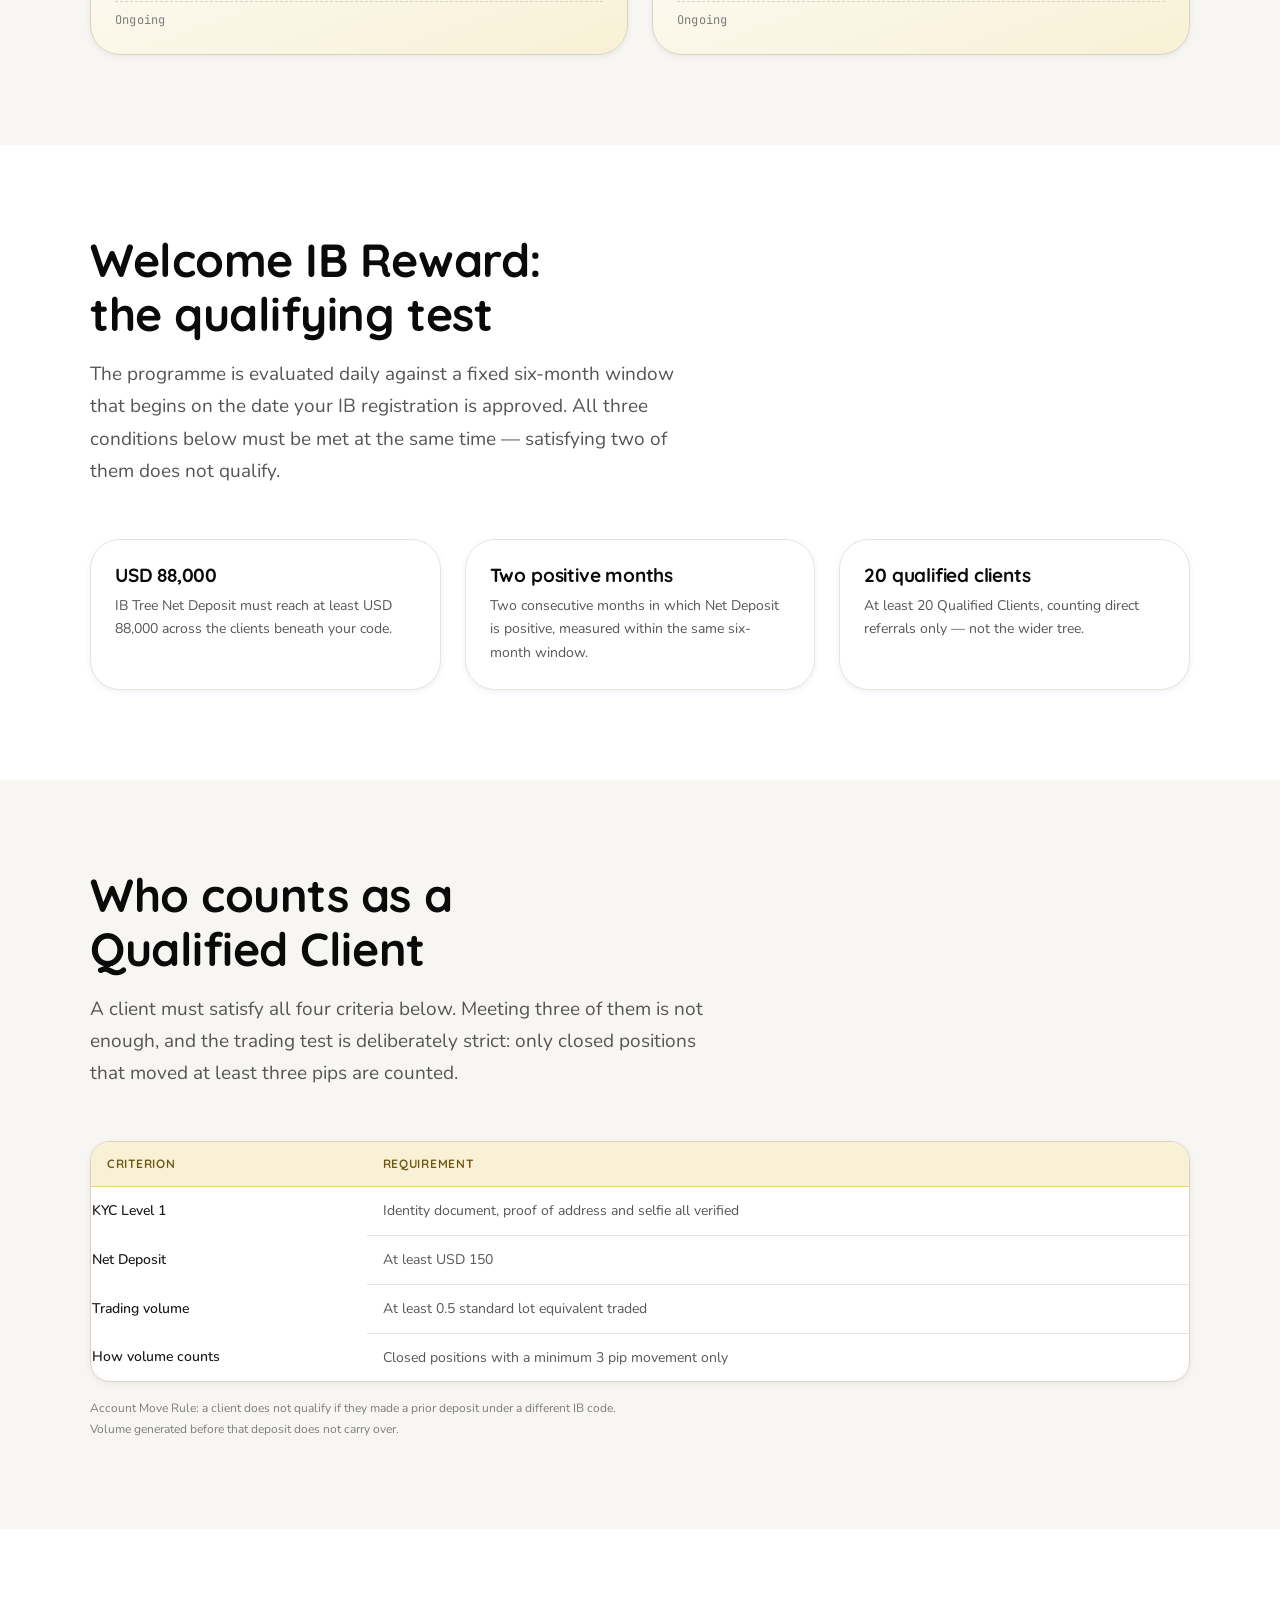
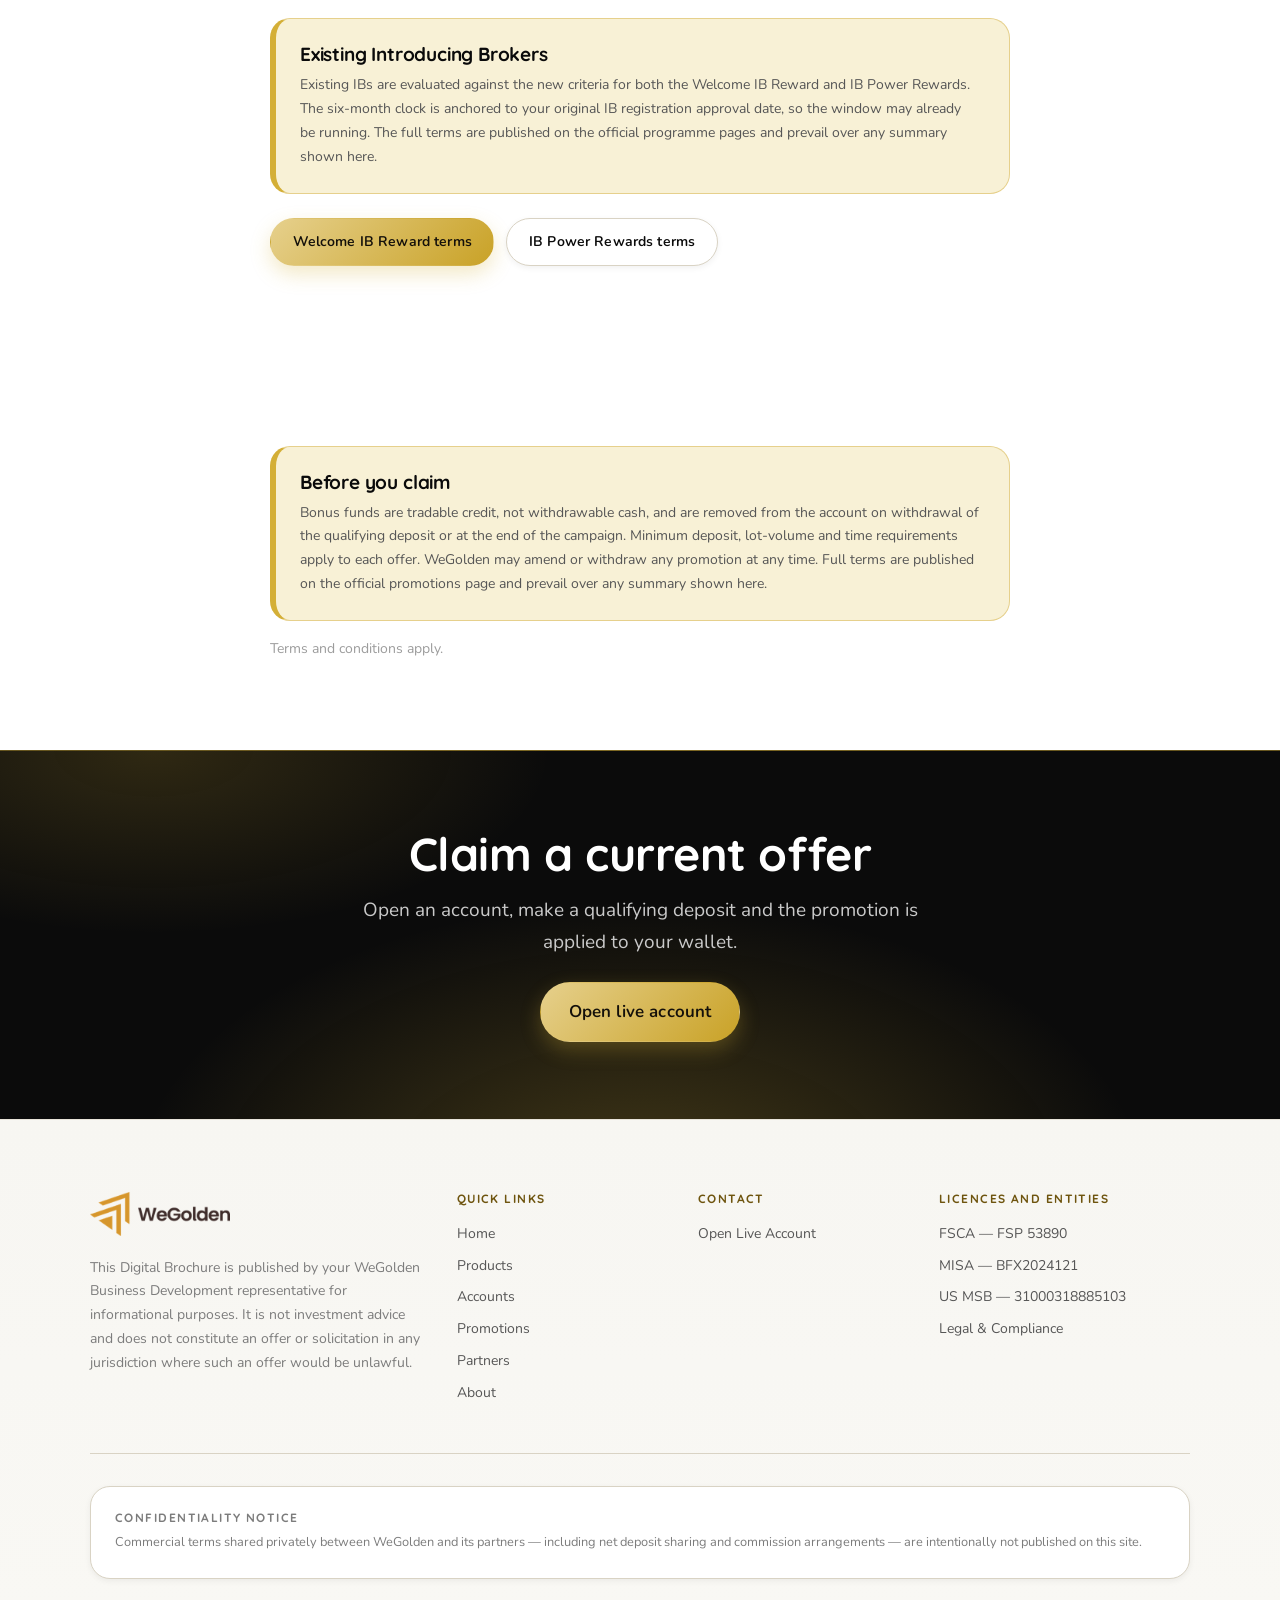
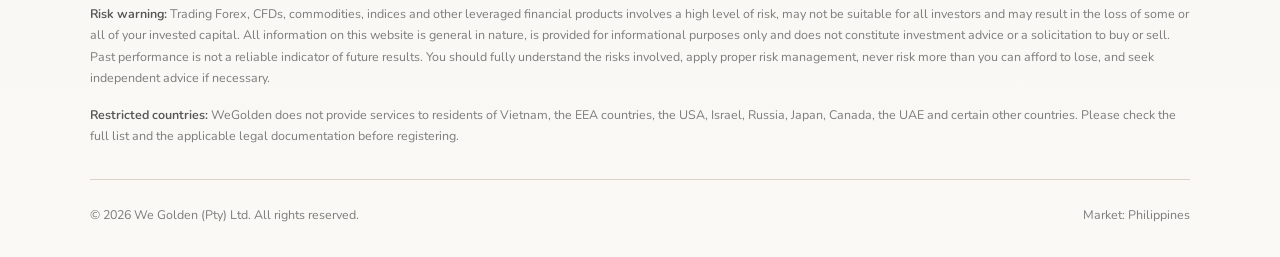
<file: en/promotions.html>
<!DOCTYPE html>
<html lang="en" dir="ltr">
<head>
    <meta charset="utf-8">
    <meta name="viewport" content="width=device-width, initial-scale=1">
    <title>Promotions — WeGolden Philippines</title>
    <meta name="description" content="Current WeGolden promotions for traders and Introducing Brokers — GoldFlash, 20% Tradable Bonus, Free Swap, and IB reward programmes.">
    <meta name="theme-color" content="#FFFFFF">

    <meta property="og:type" content="website">
    <meta property="og:site_name" content="WeGolden Philippines">
    <meta property="og:title" content="Promotions — WeGolden Philippines">
    <meta property="og:description" content="Current WeGolden promotions for traders and Introducing Brokers — GoldFlash, 20% Tradable Bonus, Free Swap, and IB reward programmes.">
    <meta property="og:url" content="https://wegolden-philippines.pages.dev/en/promotions.html">
    <meta property="og:locale" content="en_US">
    <meta name="twitter:card" content="summary_large_image">

    <link rel="alternate" hreflang="en" href="https://wegolden-philippines.pages.dev/en/promotions.html">
    <link rel="alternate" hreflang="tl" href="https://wegolden-philippines.pages.dev/tl/promotions.html">
    <link rel="alternate" hreflang="x-default" href="https://wegolden-philippines.pages.dev/en/promotions.html">
    <link rel="canonical" href="https://wegolden-philippines.pages.dev/en/promotions.html">

    <link rel="preconnect" href="https://fonts.googleapis.com">
    <link rel="preconnect" href="https://fonts.gstatic.com" crossorigin>
    <link href="https://fonts.googleapis.com/css2?family=Nunito:wght@400;500;600;700;800&family=Quicksand:wght@500;600;700&family=JetBrains+Mono:wght@400;600&display=swap" rel="stylesheet">

    <link rel="stylesheet" href="../assets/css/tokens.css">
    <link rel="stylesheet" href="../assets/css/base.css">
    <link rel="stylesheet" href="../assets/css/layout.css">
    <link rel="stylesheet" href="../assets/css/components.css">
    <link rel="stylesheet" href="../assets/css/pages.css">

    <link rel="icon" href="data:image/svg+xml,<svg xmlns='http://www.w3.org/2000/svg' viewBox='0 0 32 32'><rect width='32' height='32' rx='9' fill='%23FFC65C'/><text x='16' y='23' font-family='Poppins,sans-serif' font-size='19' font-weight='800' text-anchor='middle' fill='%23FFFFFF'>W</text></svg>">

    <script type="application/ld+json">
    {
      "@context": "https://schema.org",
      "@type": "FinancialService",
      "name": "WeGolden Philippines",
      "url": "https://wegolden-philippines.pages.dev",
      "description": "Current WeGolden promotions for traders and Introducing Brokers — GoldFlash, 20% Tradable Bonus, Free Swap, and IB reward programmes.",
      "areaServed": "Philippines",
      "currenciesAccepted": "PHP"
    }
    </script>
</head>
<body class="">
    <a class="skip-link" href="#main">Skip to content</a>
    
  <header class="site-header">
    <div class="container header-inner">
      <a class="logo" href="index.html" aria-label="WeGolden — Home">
        <img class="logo-img" src="../assets/img/wegolden-logo.png" alt="WeGolden" width="724" height="228" decoding="async" />
      </a>

      <nav class="nav" aria-label="Menu">
        <a class="nav-link" href="products.html">Products</a><a class="nav-link" href="accounts.html">Accounts</a><a class="nav-link" href="promotions.html" aria-current="page">Promotions</a><a class="nav-link" href="partners.html">Partners</a><a class="nav-link" href="about.html">About</a>
      </nav>

      <div class="header-actions">
        <div class="lang-switch" role="group" aria-label="Language">
          <a href="../en/promotions.html" hreflang="en" lang="en" aria-current="true">EN</a><a href="../tl/promotions.html" hreflang="tl" lang="tl">FIL</a>
        </div>
        <a class="btn btn--primary btn--header" href="https://my.wegolden.com/en/auth/sign-up" target="_blank" rel="noopener">Open Live Account</a>
        <button class="menu-toggle" type="button" aria-expanded="false" aria-controls="mobile-nav" aria-label="Menu">
          <svg viewBox="0 0 24 24" fill="none" stroke="currentColor" stroke-width="2" stroke-linecap="round" aria-hidden="true"><line x1="3" y1="6" x2="21" y2="6"/><line x1="3" y1="12" x2="21" y2="12"/><line x1="3" y1="18" x2="21" y2="18"/></svg>
        </button>
      </div>
    </div>

    <div class="mobile-nav" id="mobile-nav">
      <div class="container">
        <ul><li><a href="index.html">Home</a></li><li><a href="products.html">Products</a></li><li><a href="accounts.html">Accounts</a></li><li><a href="promotions.html" aria-current="page">Promotions</a></li><li><a href="partners.html">Partners</a></li><li><a href="about.html">About</a></li></ul>
        <a class="btn btn--primary" href="https://my.wegolden.com/en/auth/sign-up" target="_blank" rel="noopener">Open Live Account</a>
      </div>
    </div>
  </header>
    <main id="main">

    <section class="page-hero">
      <div class="container">
        <nav class="crumbs" aria-label="Breadcrumb">
          <a href="index.html">Home</a>
          <span aria-hidden="true">/</span>
          <span aria-current="page">Promotions</span>
        </nav>
        <span class="eyebrow">Promotions</span>
        <h1>Supercharge your trading with <em>exclusive offers</em></h1>
        <p class="hero-lead">Current WeGolden campaigns for traders and Introducing Brokers. All offers are subject to the full terms and conditions published on the official promotions page.</p>
        <div class="btn-row">
          <a class="btn btn--primary btn--lg" href="https://my.wegolden.com/en/auth/sign-up" target="_blank" rel="noopener">Open Live Account</a>
        </div>
      </div>
    </section>

    <section class="section">
      <div class="container">
        
  <div class="section-head">
    
    <h2>For traders</h2>
    
  </div>
        <div class="grid grid--3">
  <article class="promo-card">
    <div class="promo-top">
      <span class="badge">Trader promotion</span>
      <span class="promo-highlight">$300 bonus</span>
    </div>
    <h3>GoldFlash</h3>
    <p>Deposit from $1,000, trade XAUUSD and complete the required lot volume within 30 days to receive a $300 bonus.</p>
    <div class="promo-period num">1 January 2026 – 31 December 2026</div>
  </article>
  <article class="promo-card">
    <div class="promo-top">
      <span class="badge">Trader promotion</span>
      <span class="promo-highlight">Up to 20%</span>
    </div>
    <h3>20% Tradable Bonus</h3>
    <p>Boost your trading power with a deposit bonus of up to 20%. More equity means more margin and more capacity to trade.</p>
    <div class="promo-period num">1 January 2026 – 31 December 2026</div>
  </article>
  <article class="promo-card">
    <div class="promo-top">
      <span class="badge">Trader promotion</span>
      <span class="promo-highlight">Zero swap</span>
    </div>
    <h3>Free Swap</h3>
    <p>Hold positions overnight with zero swap fees — for up to a lifetime. Trade your strategy, not the clock.</p>
    <div class="promo-period num">1 January 2026 – 31 December 2026</div>
  </article></div>
      </div>
    </section>

    <section class="section section--alt">
      <div class="container">
        
  <div class="section-head">
    
    <h2>For Introducing Brokers</h2>
    
  </div>
        <div class="grid grid--2">
  <article class="promo-card">
    <div class="promo-top">
      <span class="badge badge--ib">IB promotion</span>
      <span class="promo-highlight">For new IBs</span>
    </div>
    <h3>Welcome IB Reward</h3>
    <p>A reward for new Introducing Brokers who build a quality client network: USD 88,000 in IB Tree Net Deposit, two consecutive positive months and 20 Qualified Clients, all within a six-month window.</p>
    <div class="promo-period num">Ongoing</div>
  </article>
  <article class="promo-card">
    <div class="promo-top">
      <span class="badge badge--ib">IB promotion</span>
      <span class="promo-highlight">Up to $1,000 / month</span>
    </div>
    <h3>IB Power Rewards</h3>
    <p>Introduce new clients, build trading volume and earn up to $1,000 in performance-based monthly rewards. Existing IBs are evaluated on the updated criteria.</p>
    <div class="promo-period num">Ongoing</div>
  </article></div>
      </div>
    </section>

    <section class="section">
      <div class="container">
        
  <div class="section-head">
    
    <h2>Welcome IB Reward: the qualifying test</h2>
    <p>The programme is evaluated daily against a fixed six-month window that begins on the date your IB registration is approved. All three conditions below must be met at the same time &mdash; satisfying two of them does not qualify.</p>
  </div>
        <div class="grid grid--3">
  <article class="card card--flat">
    
    
    <h3>USD 88,000</h3>
    <p>IB Tree Net Deposit must reach at least USD 88,000 across the clients beneath your code.</p>
  </article>
  <article class="card card--flat">
    
    
    <h3>Two positive months</h3>
    <p>Two consecutive months in which Net Deposit is positive, measured within the same six-month window.</p>
  </article>
  <article class="card card--flat">
    
    
    <h3>20 qualified clients</h3>
    <p>At least 20 Qualified Clients, counting direct referrals only &mdash; not the wider tree.</p>
  </article></div>
      </div>
    </section>

    <section class="section section--alt">
      <div class="container">
        
  <div class="section-head">
    
    <h2>Who counts as a Qualified Client</h2>
    <p>A client must satisfy all four criteria below. Meeting three of them is not enough, and the trading test is deliberately strict: only closed positions that moved at least three pips are counted.</p>
  </div>
        
  <div class="table-wrap">
    <table>
      <caption class="visually-hidden">Qualified Client criteria</caption>
      <thead>
        <tr><th scope="col">Criterion</th><th scope="col">Requirement</th></tr>
      </thead>
      <tbody>
        <tr><th scope="row" style="text-align:start;font-weight:550;color:inherit">KYC Level 1</th><td>Identity document, proof of address and selfie all verified</td></tr><tr><th scope="row" style="text-align:start;font-weight:550;color:inherit">Net Deposit</th><td>At least USD 150</td></tr><tr><th scope="row" style="text-align:start;font-weight:550;color:inherit">Trading volume</th><td>At least 0.5 standard lot equivalent traded</td></tr><tr><th scope="row" style="text-align:start;font-weight:550;color:inherit">How volume counts</th><td>Closed positions with a minimum 3 pip movement only</td></tr>
      </tbody>
    </table>
  </div>
  <p class="table-note">Account Move Rule: a client does not qualify if they made a prior deposit under a different IB code. Volume generated before that deposit does not carry over.</p>
      </div>
    </section>

    <section class="section">
      <div class="container container--narrow">
        
  <div class="callout">
    <h3>Existing Introducing Brokers</h3>
    <p>Existing IBs are evaluated against the new criteria for both the Welcome IB Reward and IB Power Rewards. The six-month clock is anchored to your original IB registration approval date, so the window may already be running. The full terms are published on the official programme pages and prevail over any summary shown here.</p>
  </div>
        <div class="btn-row" style="margin-block-start:var(--sp-5)">
          <a class="btn btn--primary" href="https://wegolden.com/welcome-ib-reward/" target="_blank" rel="noopener">Welcome IB Reward terms</a>
          <a class="btn btn--ghost" href="https://wegolden.com/ib-power-rewards/" target="_blank" rel="noopener">IB Power Rewards terms</a>
        </div>
      </div>
    </section>

    <section class="section">
      <div class="container container--narrow">
        
  <div class="callout">
    <h3>Before you claim</h3>
    <p>Bonus funds are tradable credit, not withdrawable cash, and are removed from the account on withdrawal of the qualifying deposit or at the end of the campaign. Minimum deposit, lot-volume and time requirements apply to each offer. WeGolden may amend or withdraw any promotion at any time. Full terms are published on the official promotions page and prevail over any summary shown here.</p>
  </div>
        <p style="margin-block-start:var(--sp-4);color:var(--text-faint);font-size:var(--fs-sm)">
          Terms and conditions apply.
        </p>
      </div>
    </section>

    
  <section class="cta-band">
    <div class="container container--narrow">
      <h2>Claim a current offer</h2>
      <p>Open an account, make a qualifying deposit and the promotion is applied to your wallet.</p>
      <div class="btn-row"><a class="btn btn--primary btn--lg" href="https://my.wegolden.com/en/auth/sign-up" target="_blank" rel="noopener">Open live account</a></div>
    </div>
  </section>
    </main>
    
  <footer class="site-footer">
    <div class="container">
      <div class="footer-grid">
        <div class="footer-brand">
          <a class="logo logo--footer" href="index.html">
            <img class="logo-img" src="../assets/img/wegolden-logo.png" alt="WeGolden" width="724" height="228" loading="lazy" decoding="async" />
          </a>
          <p>This Digital Brochure is published by your WeGolden Business Development representative for informational purposes. It is not investment advice and does not constitute an offer or solicitation in any jurisdiction where such an offer would be unlawful.</p>
        </div>

        <div class="footer-col">
          <h4>Quick links</h4>
          <ul><li><a href="index.html">Home</a></li><li><a href="products.html">Products</a></li><li><a href="accounts.html">Accounts</a></li><li><a href="promotions.html">Promotions</a></li><li><a href="partners.html">Partners</a></li><li><a href="about.html">About</a></li></ul>
        </div>

        <div class="footer-col">
          <h4>Contact</h4>
          <ul>
            <li><a href="https://my.wegolden.com/en/auth/sign-up" target="_blank" rel="noopener">Open Live Account</a></li>
          </ul>
        </div>

        <div class="footer-col">
          <h4>Licences and entities</h4>
          <ul>
            <li><a href="https://wegolden.com/licenses/" target="_blank" rel="noopener">FSCA — FSP 53890</a></li>
            <li><a href="https://wegolden.com/licenses/" target="_blank" rel="noopener">MISA — BFX2024121</a></li>
            <li><a href="https://wegolden.com/licenses/" target="_blank" rel="noopener">US MSB — 31000318885103</a></li>
            <li><a href="https://wegolden.com/legal-compliance/" target="_blank" rel="noopener">Legal &amp; Compliance</a></li>
          </ul>
        </div>
      </div>

      <div class="footer-note">
        <h4>Confidentiality notice</h4>
        <p>Commercial terms shared privately between WeGolden and its partners — including net deposit sharing and commission arrangements — are intentionally not published on this site.</p>
      </div>

      <div class="footer-legal">
        <p><strong>Risk warning:</strong> Trading Forex, CFDs, commodities, indices and other leveraged financial products involves a high level of risk, may not be suitable for all investors and may result in the loss of some or all of your invested capital. All information on this website is general in nature, is provided for informational purposes only and does not constitute investment advice or a solicitation to buy or sell. Past performance is not a reliable indicator of future results. You should fully understand the risks involved, apply proper risk management, never risk more than you can afford to lose, and seek independent advice if necessary.</p>
        <p><strong>Restricted countries:</strong> WeGolden does not provide services to residents of Vietnam, the EEA countries, the USA, Israel, Russia, Japan, Canada, the UAE and certain other countries. Please check the full list and the applicable legal documentation before registering.</p>
        
      </div>

      <div class="footer-bottom">
        <span>© 2026 We Golden (Pty) Ltd. All rights reserved.</span>
        <span class="num">Market: Philippines</span>
      </div>
    </div>
  </footer>
    <script src="../assets/js/main.js" defer></script>
</body>
</html>
</file>
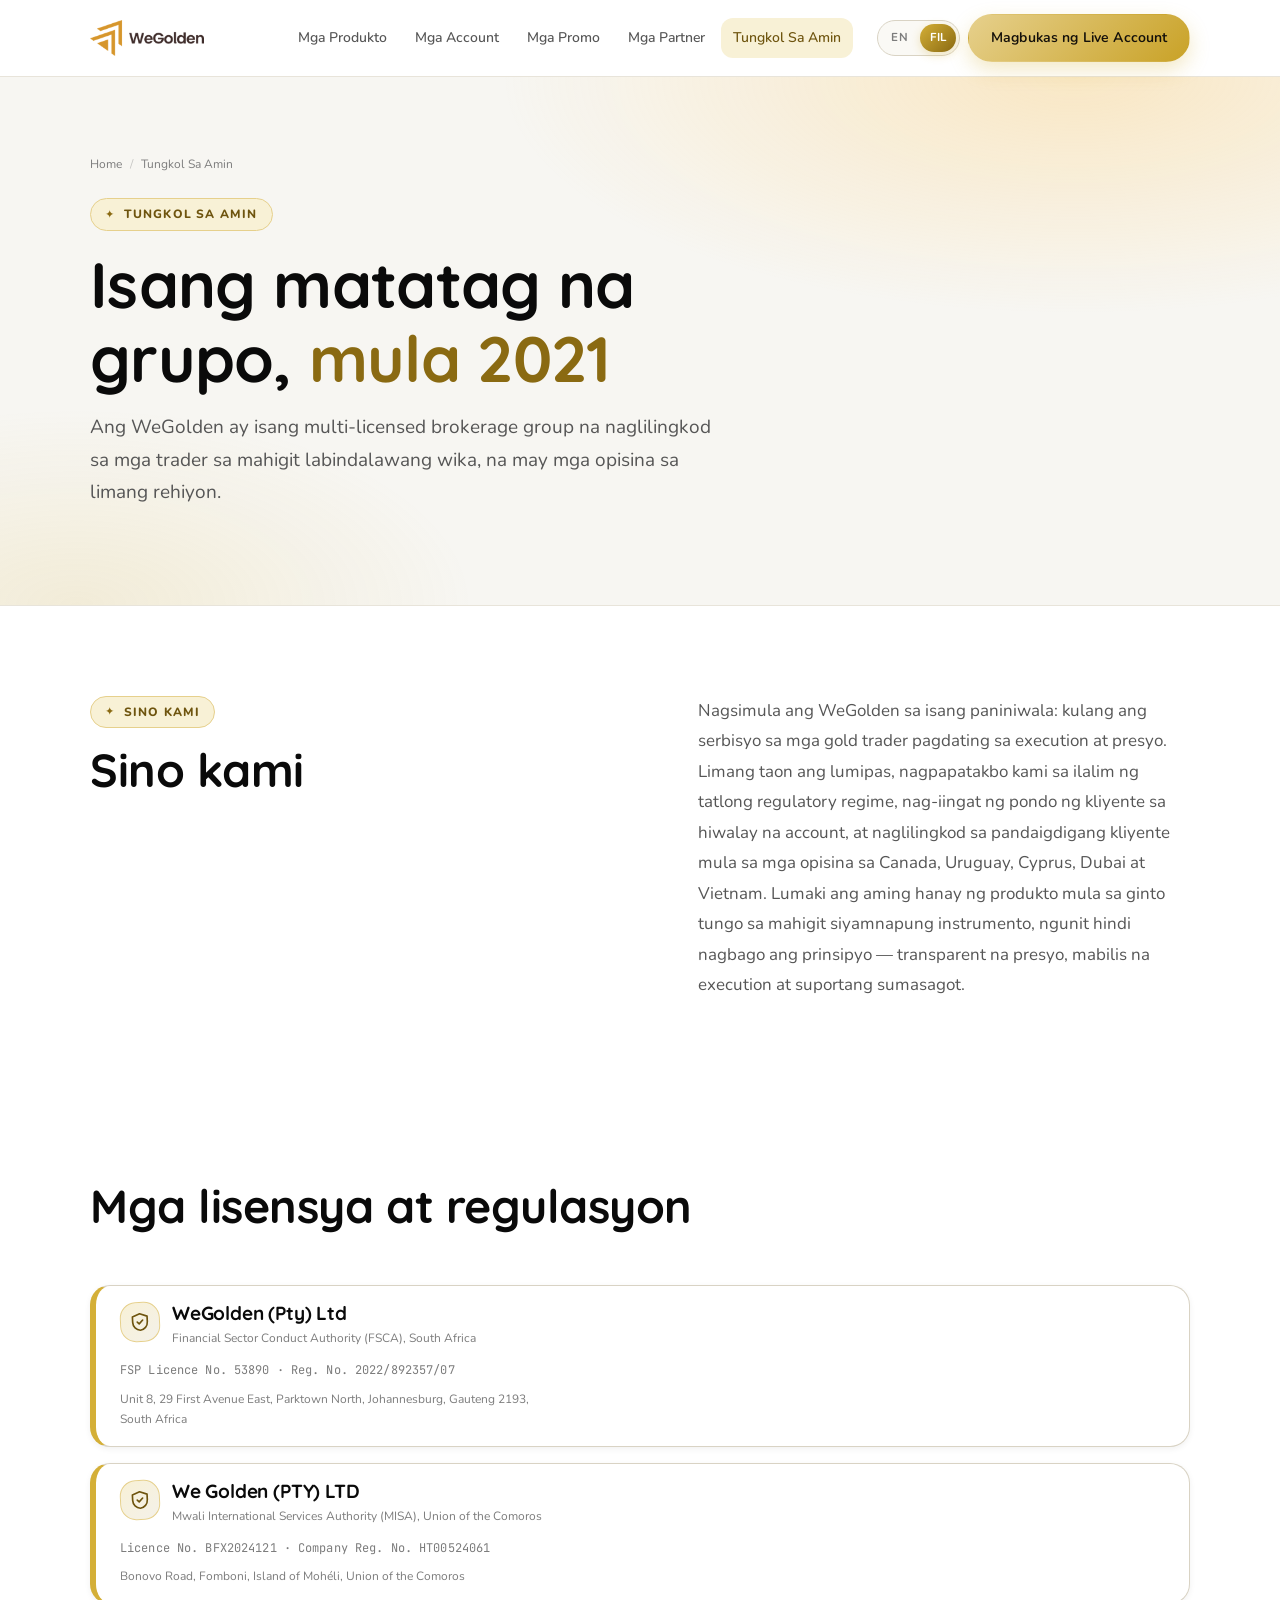
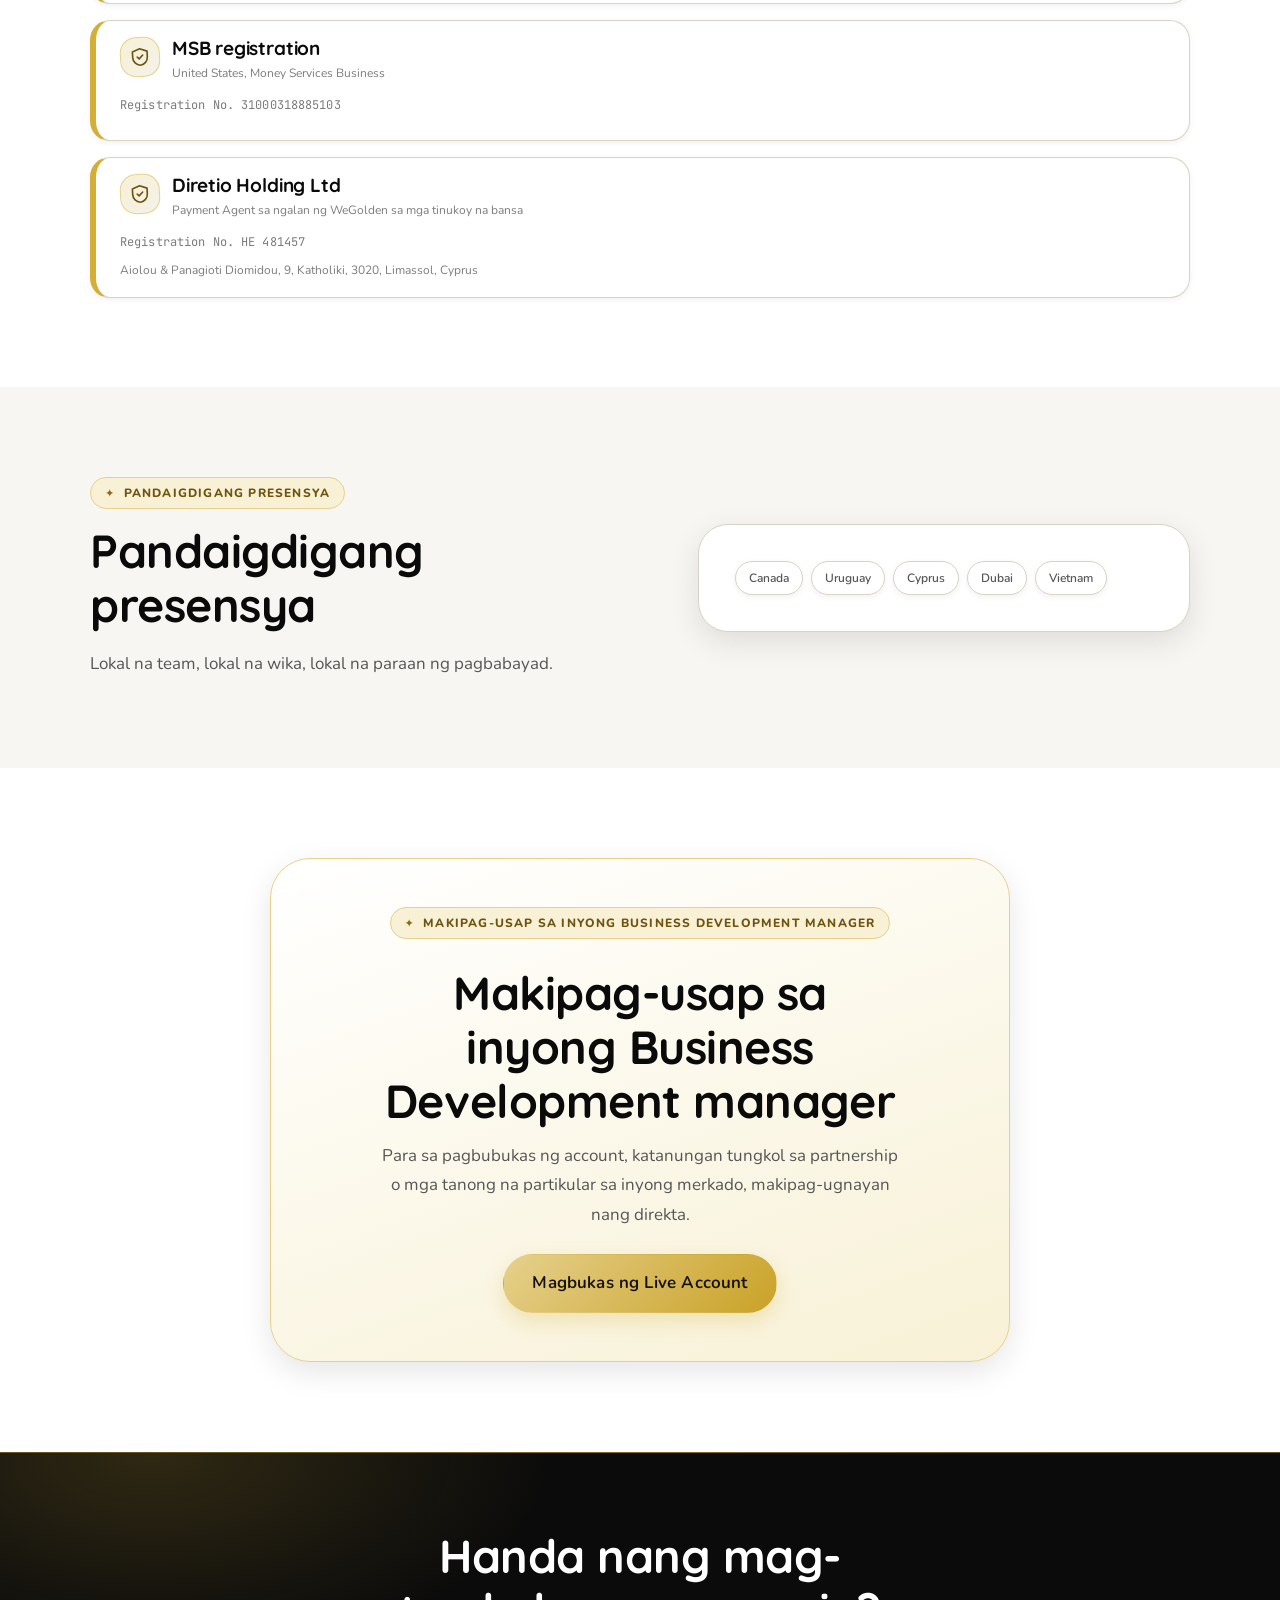
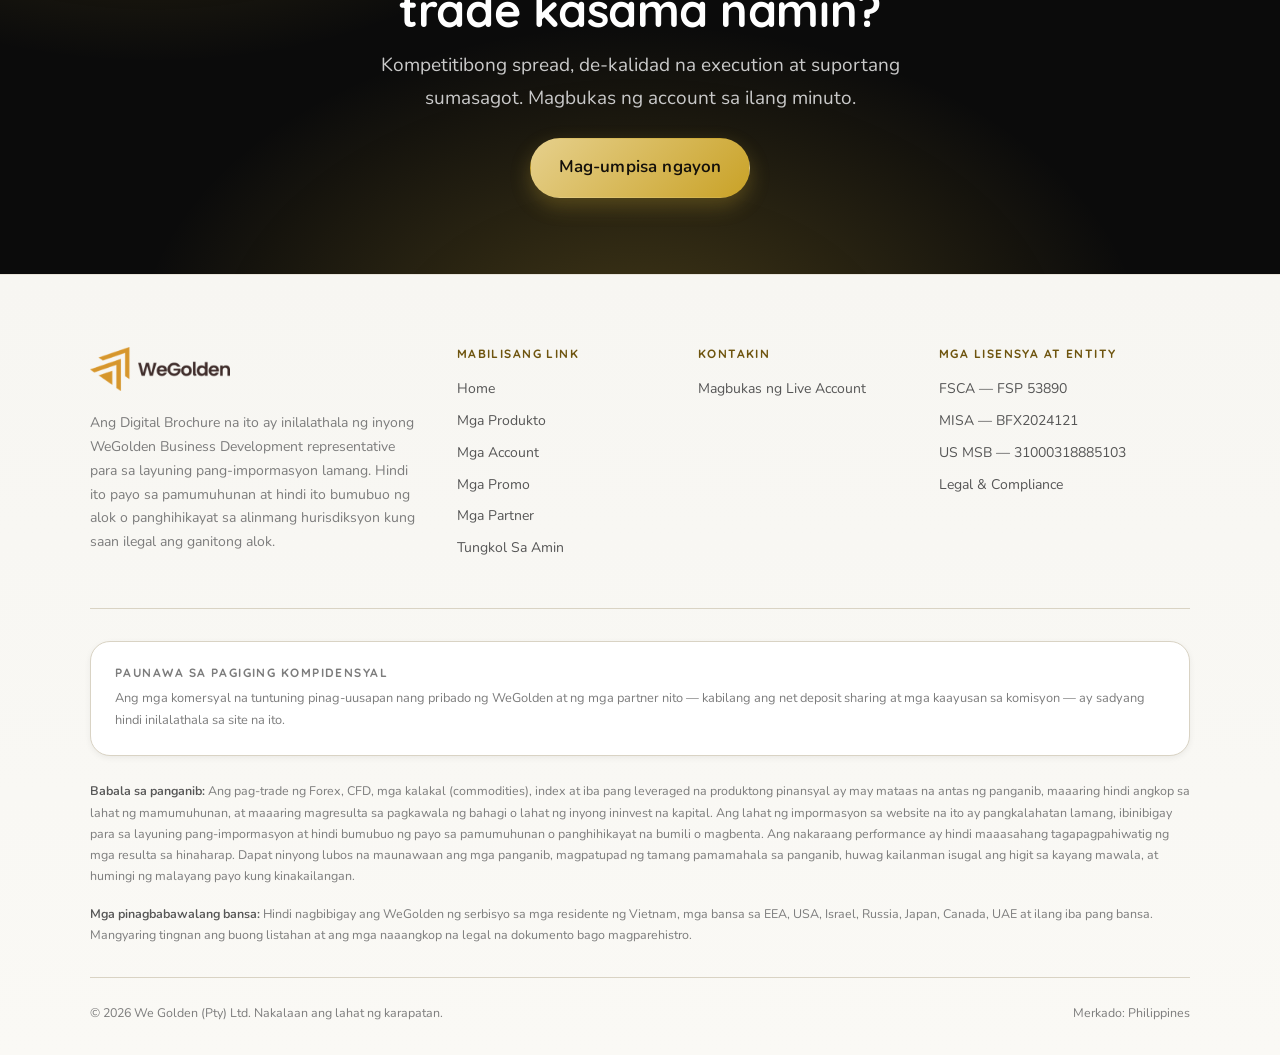
<file: tl/about.html>
<!DOCTYPE html>
<html lang="tl" dir="ltr">
<head>
    <meta charset="utf-8">
    <meta name="viewport" content="width=device-width, initial-scale=1">
    <title>Tungkol Sa Amin — WeGolden Philippines</title>
    <meta name="description" content="About WeGolden — a multi-licensed brokerage group serving traders in Philippines and worldwide since 2021.">
    <meta name="theme-color" content="#FFFFFF">

    <meta property="og:type" content="website">
    <meta property="og:site_name" content="WeGolden Philippines">
    <meta property="og:title" content="Tungkol Sa Amin — WeGolden Philippines">
    <meta property="og:description" content="About WeGolden — a multi-licensed brokerage group serving traders in Philippines and worldwide since 2021.">
    <meta property="og:url" content="https://wegolden-philippines.pages.dev/tl/about.html">
    <meta property="og:locale" content="fil_PH">
    <meta name="twitter:card" content="summary_large_image">

    <link rel="alternate" hreflang="en" href="https://wegolden-philippines.pages.dev/en/about.html">
    <link rel="alternate" hreflang="tl" href="https://wegolden-philippines.pages.dev/tl/about.html">
    <link rel="alternate" hreflang="x-default" href="https://wegolden-philippines.pages.dev/en/about.html">
    <link rel="canonical" href="https://wegolden-philippines.pages.dev/tl/about.html">

    <link rel="preconnect" href="https://fonts.googleapis.com">
    <link rel="preconnect" href="https://fonts.gstatic.com" crossorigin>
    <link href="https://fonts.googleapis.com/css2?family=Nunito:wght@400;500;600;700;800&family=Quicksand:wght@500;600;700&family=JetBrains+Mono:wght@400;600&display=swap" rel="stylesheet">

    <link rel="stylesheet" href="../assets/css/tokens.css">
    <link rel="stylesheet" href="../assets/css/base.css">
    <link rel="stylesheet" href="../assets/css/layout.css">
    <link rel="stylesheet" href="../assets/css/components.css">
    <link rel="stylesheet" href="../assets/css/pages.css">

    <link rel="icon" href="data:image/svg+xml,<svg xmlns='http://www.w3.org/2000/svg' viewBox='0 0 32 32'><rect width='32' height='32' rx='9' fill='%23FFC65C'/><text x='16' y='23' font-family='Poppins,sans-serif' font-size='19' font-weight='800' text-anchor='middle' fill='%23FFFFFF'>W</text></svg>">

    <script type="application/ld+json">
    {
      "@context": "https://schema.org",
      "@type": "FinancialService",
      "name": "WeGolden Philippines",
      "url": "https://wegolden-philippines.pages.dev",
      "description": "About WeGolden — a multi-licensed brokerage group serving traders in Philippines and worldwide since 2021.",
      "areaServed": "Philippines",
      "currenciesAccepted": "PHP"
    }
    </script>
</head>
<body class="">
    <a class="skip-link" href="#main">Lumaktaw sa nilalaman</a>
    
  <header class="site-header">
    <div class="container header-inner">
      <a class="logo" href="index.html" aria-label="WeGolden — Home">
        <img class="logo-img" src="../assets/img/wegolden-logo.png" alt="WeGolden" width="724" height="228" decoding="async" />
      </a>

      <nav class="nav" aria-label="Menu">
        <a class="nav-link" href="products.html">Mga Produkto</a><a class="nav-link" href="accounts.html">Mga Account</a><a class="nav-link" href="promotions.html">Mga Promo</a><a class="nav-link" href="partners.html">Mga Partner</a><a class="nav-link" href="about.html" aria-current="page">Tungkol Sa Amin</a>
      </nav>

      <div class="header-actions">
        <div class="lang-switch" role="group" aria-label="Wika">
          <a href="../en/about.html" hreflang="en" lang="en">EN</a><a href="../tl/about.html" hreflang="tl" lang="tl" aria-current="true">FIL</a>
        </div>
        <a class="btn btn--primary btn--header" href="https://my.wegolden.com/en/auth/sign-up" target="_blank" rel="noopener">Magbukas ng Live Account</a>
        <button class="menu-toggle" type="button" aria-expanded="false" aria-controls="mobile-nav" aria-label="Menu">
          <svg viewBox="0 0 24 24" fill="none" stroke="currentColor" stroke-width="2" stroke-linecap="round" aria-hidden="true"><line x1="3" y1="6" x2="21" y2="6"/><line x1="3" y1="12" x2="21" y2="12"/><line x1="3" y1="18" x2="21" y2="18"/></svg>
        </button>
      </div>
    </div>

    <div class="mobile-nav" id="mobile-nav">
      <div class="container">
        <ul><li><a href="index.html">Home</a></li><li><a href="products.html">Mga Produkto</a></li><li><a href="accounts.html">Mga Account</a></li><li><a href="promotions.html">Mga Promo</a></li><li><a href="partners.html">Mga Partner</a></li><li><a href="about.html" aria-current="page">Tungkol Sa Amin</a></li></ul>
        <a class="btn btn--primary" href="https://my.wegolden.com/en/auth/sign-up" target="_blank" rel="noopener">Magbukas ng Live Account</a>
      </div>
    </div>
  </header>
    <main id="main">

    <section class="page-hero">
      <div class="container">
        <nav class="crumbs" aria-label="Breadcrumb">
          <a href="index.html">Home</a>
          <span aria-hidden="true">/</span>
          <span aria-current="page">Tungkol Sa Amin</span>
        </nav>
        <span class="eyebrow">Tungkol sa amin</span>
        <h1>Isang matatag na grupo, <em>mula 2021</em></h1>
        <p class="hero-lead">Ang WeGolden ay isang multi-licensed brokerage group na naglilingkod sa mga trader sa mahigit labindalawang wika, na may mga opisina sa limang rehiyon.</p>
      </div>
    </section>

    <section class="section">
      <div class="container">
        <div class="split">
          <div>
            <span class="eyebrow">Sino kami</span>
            <h2>Sino kami</h2>
          </div>
          <div class="prose">
            <p>Nagsimula ang WeGolden sa isang paniniwala: kulang ang serbisyo sa mga gold trader pagdating sa execution at presyo. Limang taon ang lumipas, nagpapatakbo kami sa ilalim ng tatlong regulatory regime, nag-iingat ng pondo ng kliyente sa hiwalay na account, at naglilingkod sa pandaigdigang kliyente mula sa mga opisina sa Canada, Uruguay, Cyprus, Dubai at Vietnam. Lumaki ang aming hanay ng produkto mula sa ginto tungo sa mahigit siyamnapung instrumento, ngunit hindi nagbago ang prinsipyo — transparent na presyo, mabilis na execution at suportang sumasagot.</p>
          </div>
        </div>
      </div>
    </section>

    <section class="section section--paper">
      <div class="container">
        
  <div class="section-head">
    
    <h2>Mga lisensya at regulasyon</h2>
    
  </div>
        <div class="licence-list">
        <div class="licence-item">
          <div class="licence-head">
            <div class="card-icon" aria-hidden="true"><svg viewBox="0 0 24 24" fill="none" stroke="currentColor" stroke-width="1.8" stroke-linecap="round" stroke-linejoin="round" aria-hidden="true"><path d="M12 3l8 3v6c0 5-3.5 8.5-8 9-4.5-.5-8-4-8-9V6z"/><polyline points="9 12 11 14 15 10"/></svg></div>
            <div>
              <h3>WeGolden (Pty) Ltd</h3>
              <p class="licence-regulator">Financial Sector Conduct Authority (FSCA), South Africa</p>
            </div>
          </div>
          <p class="licence-number num">FSP Licence No. 53890 · Reg. No. 2022/892357/07</p>
          <p class="licence-address">Unit 8, 29 First Avenue East, Parktown North, Johannesburg, Gauteng 2193, South Africa</p>
        </div>
        <div class="licence-item">
          <div class="licence-head">
            <div class="card-icon" aria-hidden="true"><svg viewBox="0 0 24 24" fill="none" stroke="currentColor" stroke-width="1.8" stroke-linecap="round" stroke-linejoin="round" aria-hidden="true"><path d="M12 3l8 3v6c0 5-3.5 8.5-8 9-4.5-.5-8-4-8-9V6z"/><polyline points="9 12 11 14 15 10"/></svg></div>
            <div>
              <h3>We Golden (PTY) LTD</h3>
              <p class="licence-regulator">Mwali International Services Authority (MISA), Union of the Comoros</p>
            </div>
          </div>
          <p class="licence-number num">Licence No. BFX2024121 · Company Reg. No. HT00524061</p>
          <p class="licence-address">Bonovo Road, Fomboni, Island of Mohéli, Union of the Comoros</p>
        </div>
        <div class="licence-item">
          <div class="licence-head">
            <div class="card-icon" aria-hidden="true"><svg viewBox="0 0 24 24" fill="none" stroke="currentColor" stroke-width="1.8" stroke-linecap="round" stroke-linejoin="round" aria-hidden="true"><path d="M12 3l8 3v6c0 5-3.5 8.5-8 9-4.5-.5-8-4-8-9V6z"/><polyline points="9 12 11 14 15 10"/></svg></div>
            <div>
              <h3>MSB registration</h3>
              <p class="licence-regulator">United States, Money Services Business</p>
            </div>
          </div>
          <p class="licence-number num">Registration No. 31000318885103</p>
          
        </div>
        <div class="licence-item">
          <div class="licence-head">
            <div class="card-icon" aria-hidden="true"><svg viewBox="0 0 24 24" fill="none" stroke="currentColor" stroke-width="1.8" stroke-linecap="round" stroke-linejoin="round" aria-hidden="true"><path d="M12 3l8 3v6c0 5-3.5 8.5-8 9-4.5-.5-8-4-8-9V6z"/><polyline points="9 12 11 14 15 10"/></svg></div>
            <div>
              <h3>Diretio Holding Ltd</h3>
              <p class="licence-regulator">Payment Agent sa ngalan ng WeGolden sa mga tinukoy na bansa</p>
            </div>
          </div>
          <p class="licence-number num">Registration No. HE 481457</p>
          <p class="licence-address">Aiolou &amp; Panagioti Diomidou, 9, Katholiki, 3020, Limassol, Cyprus</p>
        </div></div>
      </div>
    </section>

    <section class="section section--alt">
      <div class="container">
        <div class="split" style="align-items:center">
          <div>
            <span class="eyebrow">Pandaigdigang presensya</span>
            <h2>Pandaigdigang presensya</h2>
            <p style="color:var(--text-muted);margin-block-start:var(--sp-4);line-height:1.75">Lokal na team, lokal na wika, lokal na paraan ng pagbabayad.</p>
          </div>
          <div class="split-panel">
            
  <ul class="chips"><li>Canada</li><li>Uruguay</li><li>Cyprus</li><li>Dubai</li><li>Vietnam</li></ul>
          </div>
        </div>
      </div>
    </section>

    <section class="section">
      <div class="container container--narrow">
        <div class="contact-card">
          <span class="eyebrow">Makipag-usap sa inyong Business Development manager</span>
          <h2>Makipag-usap sa inyong Business Development manager</h2>
          <p>Para sa pagbubukas ng account, katanungan tungkol sa partnership o mga tanong na partikular sa inyong merkado, makipag-ugnayan nang direkta.</p>
          <div class="btn-row" style="margin-block-start:var(--sp-5)">
            <a class="btn btn--primary btn--lg" href="https://my.wegolden.com/en/auth/sign-up" target="_blank" rel="noopener">Magbukas ng Live Account</a>
            
          </div>
        </div>
      </div>
    </section>

    
  <section class="cta-band">
    <div class="container container--narrow">
      <h2>Handa nang mag-trade kasama namin?</h2>
      <p>Kompetitibong spread, de-kalidad na execution at suportang sumasagot. Magbukas ng account sa ilang minuto.</p>
      <div class="btn-row"><a class="btn btn--primary btn--lg" href="https://my.wegolden.com/en/auth/sign-up" target="_blank" rel="noopener">Mag-umpisa ngayon</a></div>
    </div>
  </section>
    </main>
    
  <footer class="site-footer">
    <div class="container">
      <div class="footer-grid">
        <div class="footer-brand">
          <a class="logo logo--footer" href="index.html">
            <img class="logo-img" src="../assets/img/wegolden-logo.png" alt="WeGolden" width="724" height="228" loading="lazy" decoding="async" />
          </a>
          <p>Ang Digital Brochure na ito ay inilalathala ng inyong WeGolden Business Development representative para sa layuning pang-impormasyon lamang. Hindi ito payo sa pamumuhunan at hindi ito bumubuo ng alok o panghihikayat sa alinmang hurisdiksyon kung saan ilegal ang ganitong alok.</p>
        </div>

        <div class="footer-col">
          <h4>Mabilisang link</h4>
          <ul><li><a href="index.html">Home</a></li><li><a href="products.html">Mga Produkto</a></li><li><a href="accounts.html">Mga Account</a></li><li><a href="promotions.html">Mga Promo</a></li><li><a href="partners.html">Mga Partner</a></li><li><a href="about.html">Tungkol Sa Amin</a></li></ul>
        </div>

        <div class="footer-col">
          <h4>Kontakin</h4>
          <ul>
            <li><a href="https://my.wegolden.com/en/auth/sign-up" target="_blank" rel="noopener">Magbukas ng Live Account</a></li>
          </ul>
        </div>

        <div class="footer-col">
          <h4>Mga lisensya at entity</h4>
          <ul>
            <li><a href="https://wegolden.com/licenses/" target="_blank" rel="noopener">FSCA — FSP 53890</a></li>
            <li><a href="https://wegolden.com/licenses/" target="_blank" rel="noopener">MISA — BFX2024121</a></li>
            <li><a href="https://wegolden.com/licenses/" target="_blank" rel="noopener">US MSB — 31000318885103</a></li>
            <li><a href="https://wegolden.com/legal-compliance/" target="_blank" rel="noopener">Legal &amp; Compliance</a></li>
          </ul>
        </div>
      </div>

      <div class="footer-note">
        <h4>Paunawa sa pagiging kompidensyal</h4>
        <p>Ang mga komersyal na tuntuning pinag-uusapan nang pribado ng WeGolden at ng mga partner nito — kabilang ang net deposit sharing at mga kaayusan sa komisyon — ay sadyang hindi inilalathala sa site na ito.</p>
      </div>

      <div class="footer-legal">
        <p><strong>Babala sa panganib:</strong> Ang pag-trade ng Forex, CFD, mga kalakal (commodities), index at iba pang leveraged na produktong pinansyal ay may mataas na antas ng panganib, maaaring hindi angkop sa lahat ng mamumuhunan, at maaaring magresulta sa pagkawala ng bahagi o lahat ng inyong ininvest na kapital. Ang lahat ng impormasyon sa website na ito ay pangkalahatan lamang, ibinibigay para sa layuning pang-impormasyon at hindi bumubuo ng payo sa pamumuhunan o panghihikayat na bumili o magbenta. Ang nakaraang performance ay hindi maaasahang tagapagpahiwatig ng mga resulta sa hinaharap. Dapat ninyong lubos na maunawaan ang mga panganib, magpatupad ng tamang pamamahala sa panganib, huwag kailanman isugal ang higit sa kayang mawala, at humingi ng malayang payo kung kinakailangan.</p>
        <p><strong>Mga pinagbabawalang bansa:</strong> Hindi nagbibigay ang WeGolden ng serbisyo sa mga residente ng Vietnam, mga bansa sa EEA, USA, Israel, Russia, Japan, Canada, UAE at ilang iba pang bansa. Mangyaring tingnan ang buong listahan at ang mga naaangkop na legal na dokumento bago magparehistro.</p>
        
      </div>

      <div class="footer-bottom">
        <span>© 2026 We Golden (Pty) Ltd. Nakalaan ang lahat ng karapatan.</span>
        <span class="num">Merkado: Philippines</span>
      </div>
    </div>
  </footer>
    <script src="../assets/js/main.js" defer></script>
</body>
</html>
</file>
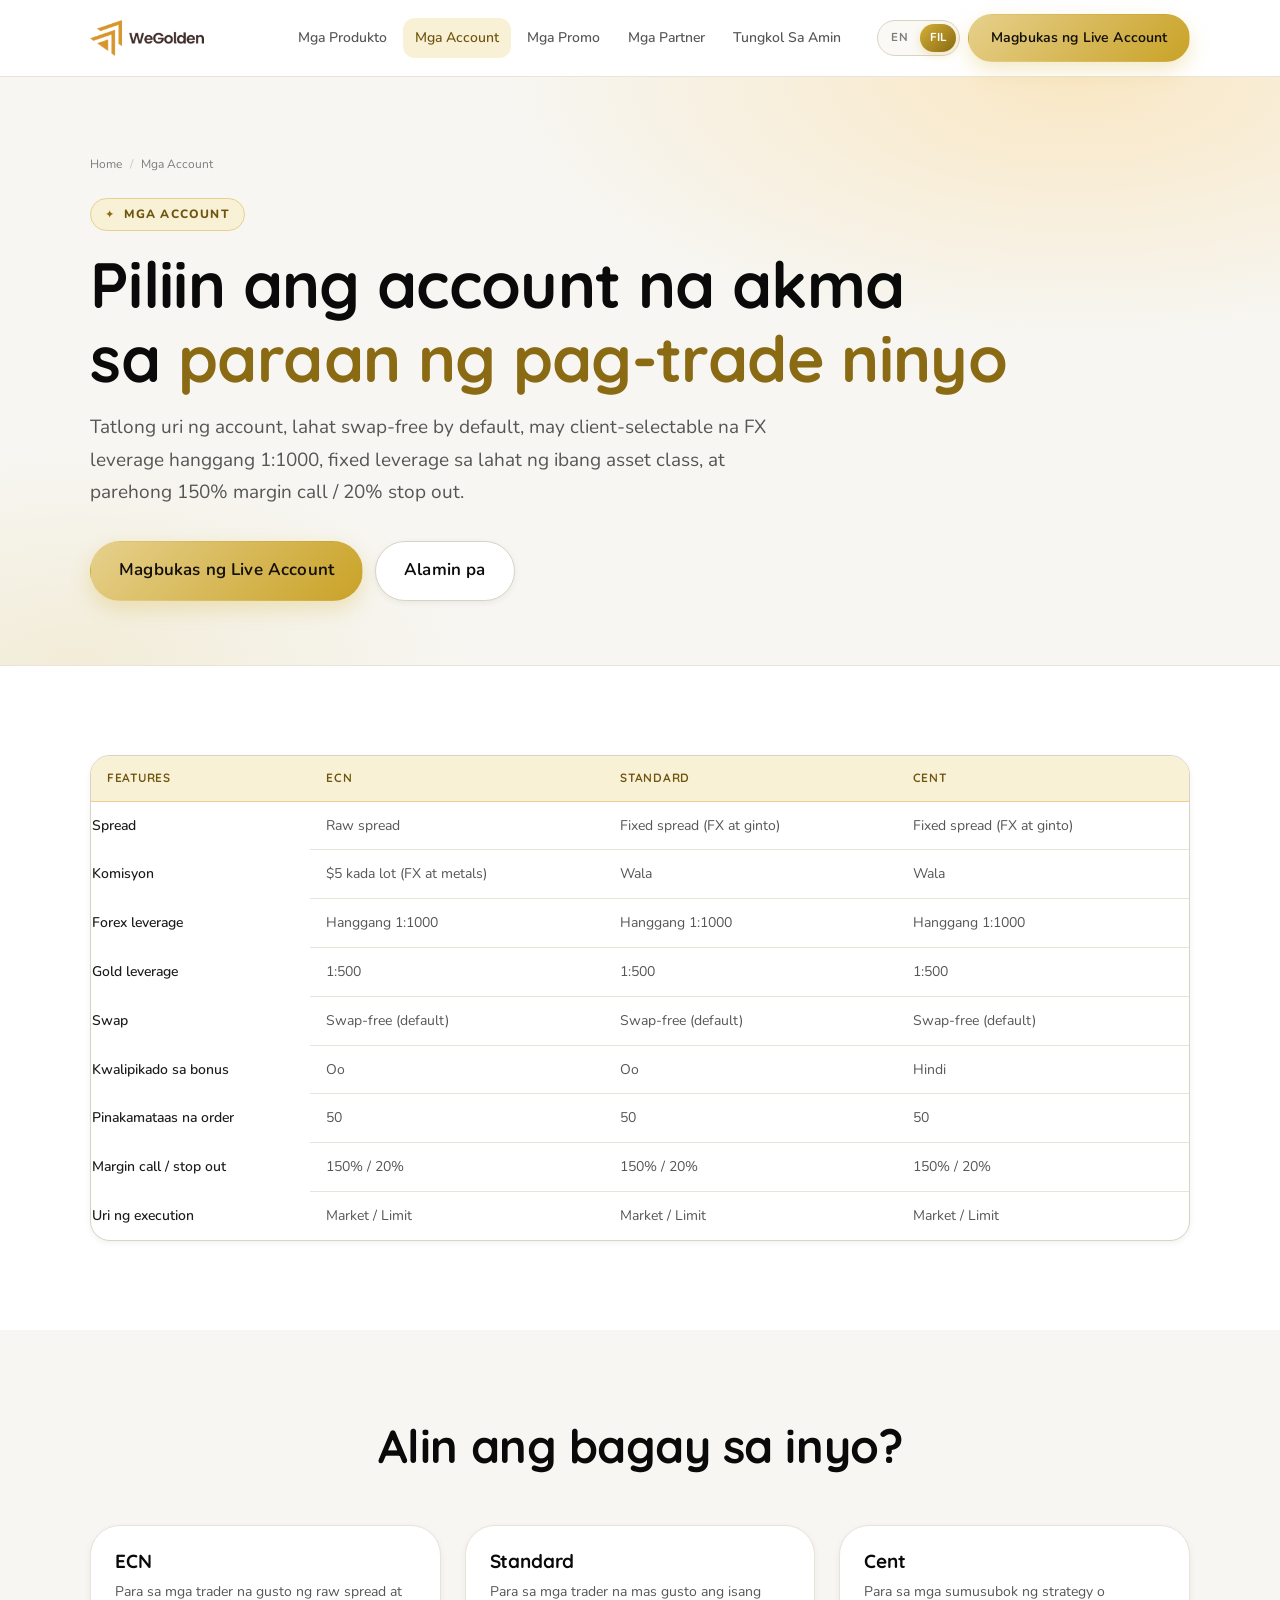
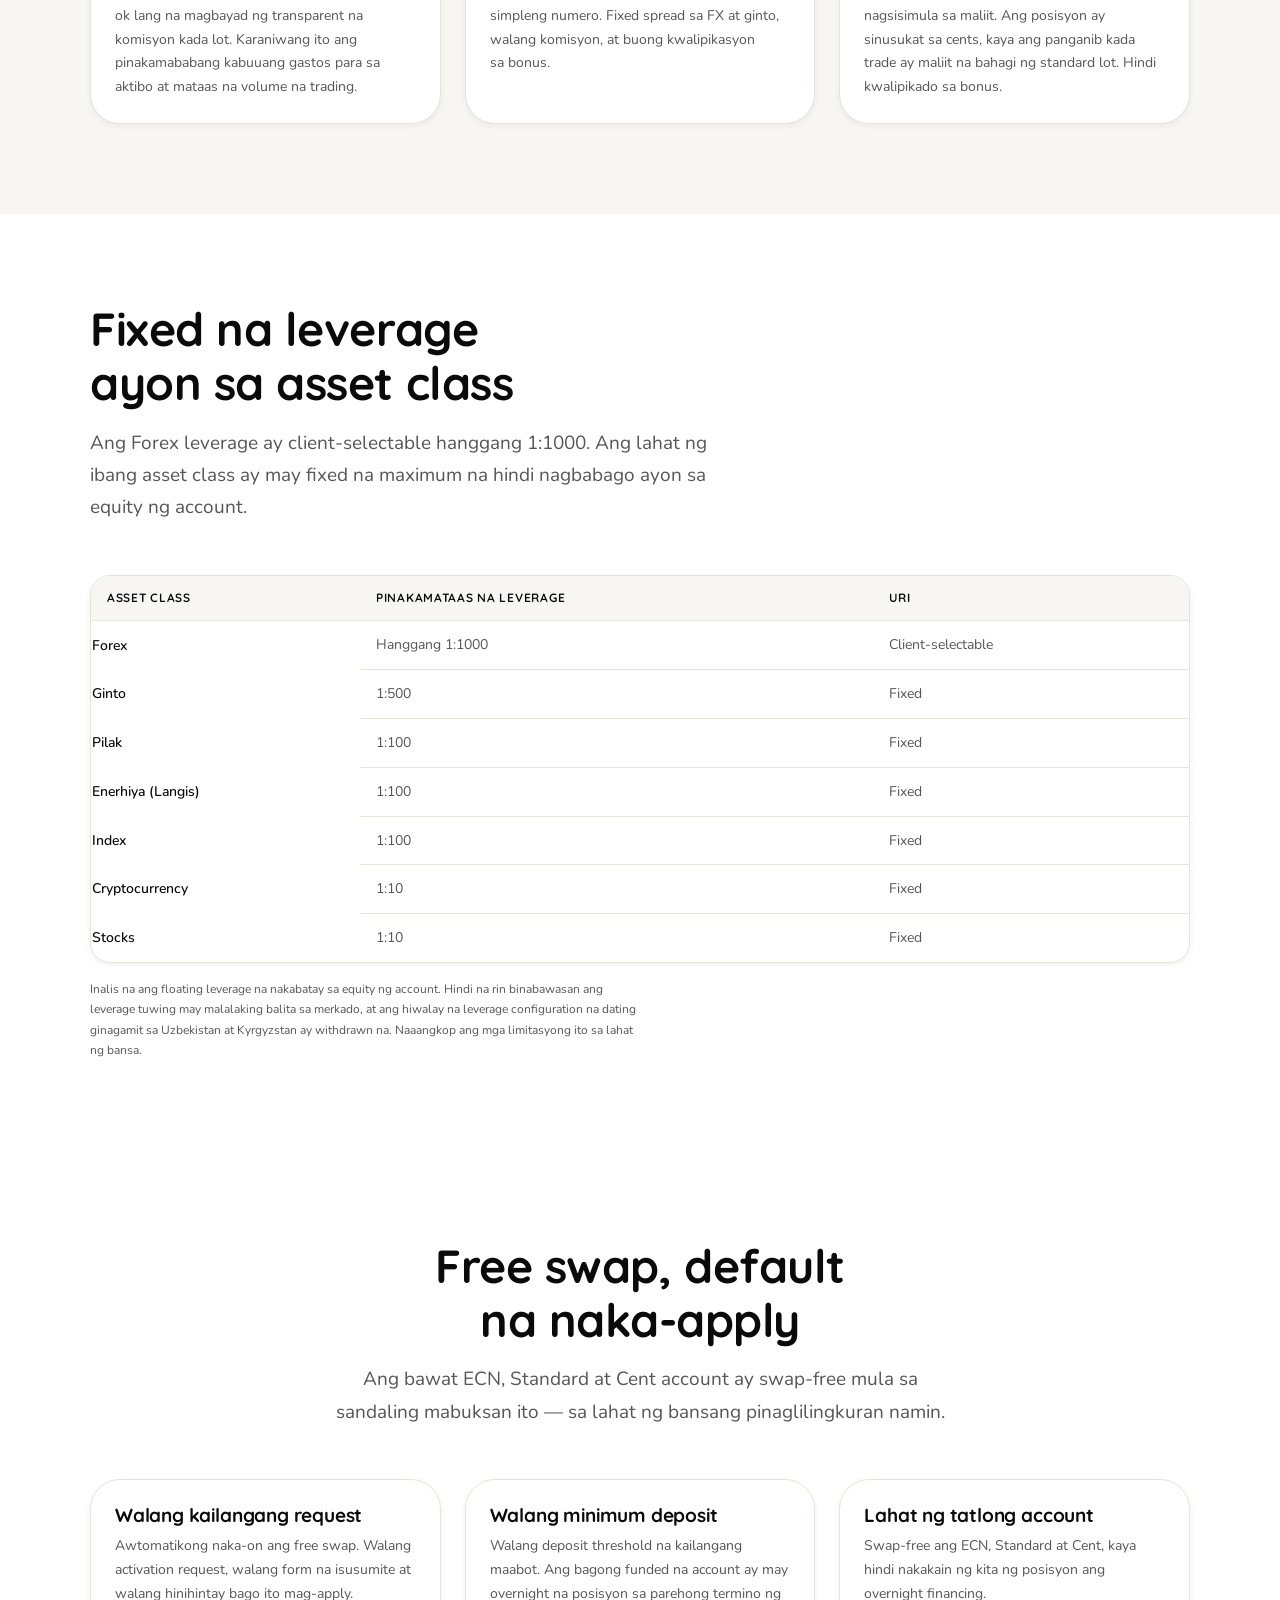
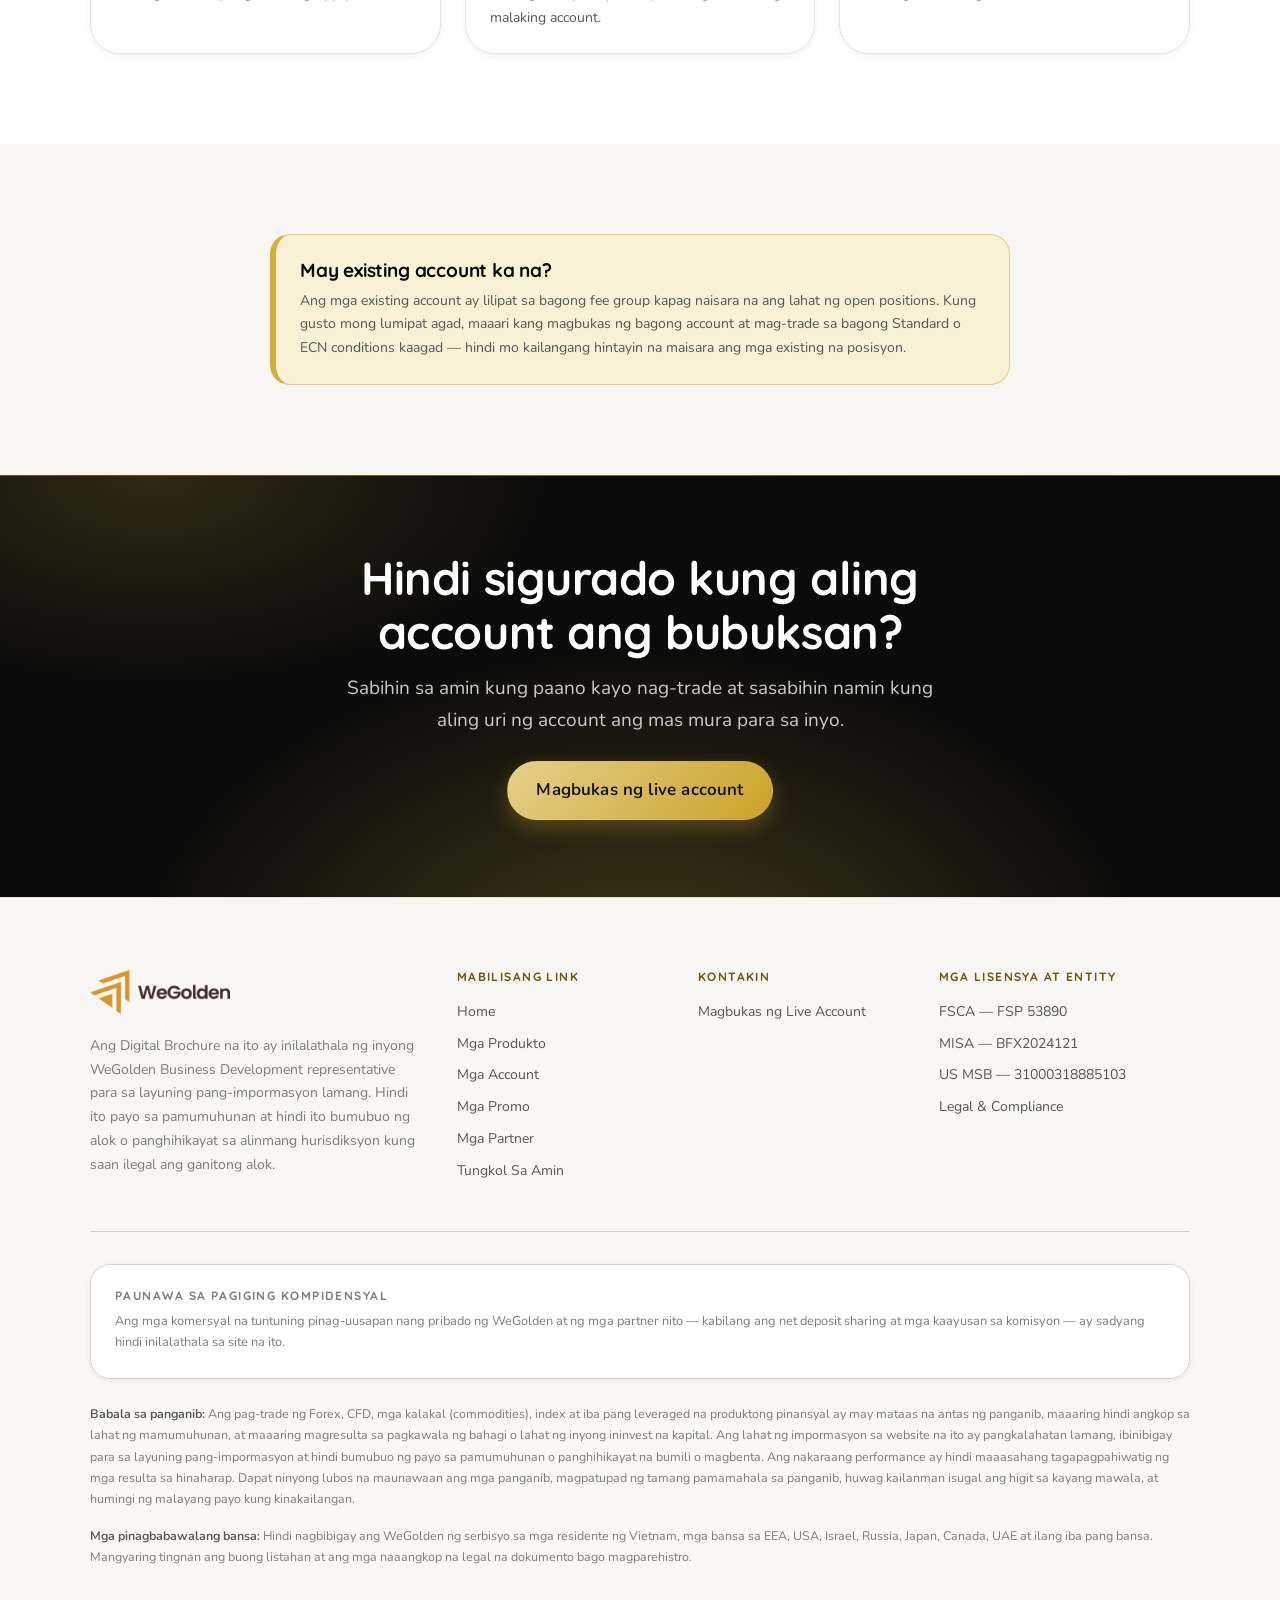
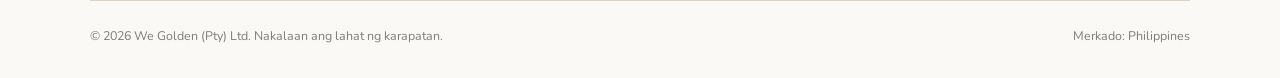
<file: tl/accounts.html>
<!DOCTYPE html>
<html lang="tl" dir="ltr">
<head>
    <meta charset="utf-8">
    <meta name="viewport" content="width=device-width, initial-scale=1">
    <title>Mga Account — WeGolden Philippines</title>
    <meta name="description" content="Compare WeGolden ECN, Standard and Cent accounts — all swap-free, with FX leverage up to 1:1000 and 150% margin call / 20% stop out.">
    <meta name="theme-color" content="#FFFFFF">

    <meta property="og:type" content="website">
    <meta property="og:site_name" content="WeGolden Philippines">
    <meta property="og:title" content="Mga Account — WeGolden Philippines">
    <meta property="og:description" content="Compare WeGolden ECN, Standard and Cent accounts — all swap-free, with FX leverage up to 1:1000 and 150% margin call / 20% stop out.">
    <meta property="og:url" content="https://wegolden-philippines.pages.dev/tl/accounts.html">
    <meta property="og:locale" content="fil_PH">
    <meta name="twitter:card" content="summary_large_image">

    <link rel="alternate" hreflang="en" href="https://wegolden-philippines.pages.dev/en/accounts.html">
    <link rel="alternate" hreflang="tl" href="https://wegolden-philippines.pages.dev/tl/accounts.html">
    <link rel="alternate" hreflang="x-default" href="https://wegolden-philippines.pages.dev/en/accounts.html">
    <link rel="canonical" href="https://wegolden-philippines.pages.dev/tl/accounts.html">

    <link rel="preconnect" href="https://fonts.googleapis.com">
    <link rel="preconnect" href="https://fonts.gstatic.com" crossorigin>
    <link href="https://fonts.googleapis.com/css2?family=Nunito:wght@400;500;600;700;800&family=Quicksand:wght@500;600;700&family=JetBrains+Mono:wght@400;600&display=swap" rel="stylesheet">

    <link rel="stylesheet" href="../assets/css/tokens.css">
    <link rel="stylesheet" href="../assets/css/base.css">
    <link rel="stylesheet" href="../assets/css/layout.css">
    <link rel="stylesheet" href="../assets/css/components.css">
    <link rel="stylesheet" href="../assets/css/pages.css">

    <link rel="icon" href="data:image/svg+xml,<svg xmlns='http://www.w3.org/2000/svg' viewBox='0 0 32 32'><rect width='32' height='32' rx='9' fill='%23FFC65C'/><text x='16' y='23' font-family='Poppins,sans-serif' font-size='19' font-weight='800' text-anchor='middle' fill='%23FFFFFF'>W</text></svg>">

    <script type="application/ld+json">
    {
      "@context": "https://schema.org",
      "@type": "FinancialService",
      "name": "WeGolden Philippines",
      "url": "https://wegolden-philippines.pages.dev",
      "description": "Compare WeGolden ECN, Standard and Cent accounts — all swap-free, with FX leverage up to 1:1000 and 150% margin call / 20% stop out.",
      "areaServed": "Philippines",
      "currenciesAccepted": "PHP"
    }
    </script>
</head>
<body class="">
    <a class="skip-link" href="#main">Lumaktaw sa nilalaman</a>
    
  <header class="site-header">
    <div class="container header-inner">
      <a class="logo" href="index.html" aria-label="WeGolden — Home">
        <img class="logo-img" src="../assets/img/wegolden-logo.png" alt="WeGolden" width="724" height="228" decoding="async" />
      </a>

      <nav class="nav" aria-label="Menu">
        <a class="nav-link" href="products.html">Mga Produkto</a><a class="nav-link" href="accounts.html" aria-current="page">Mga Account</a><a class="nav-link" href="promotions.html">Mga Promo</a><a class="nav-link" href="partners.html">Mga Partner</a><a class="nav-link" href="about.html">Tungkol Sa Amin</a>
      </nav>

      <div class="header-actions">
        <div class="lang-switch" role="group" aria-label="Wika">
          <a href="../en/accounts.html" hreflang="en" lang="en">EN</a><a href="../tl/accounts.html" hreflang="tl" lang="tl" aria-current="true">FIL</a>
        </div>
        <a class="btn btn--primary btn--header" href="https://my.wegolden.com/en/auth/sign-up" target="_blank" rel="noopener">Magbukas ng Live Account</a>
        <button class="menu-toggle" type="button" aria-expanded="false" aria-controls="mobile-nav" aria-label="Menu">
          <svg viewBox="0 0 24 24" fill="none" stroke="currentColor" stroke-width="2" stroke-linecap="round" aria-hidden="true"><line x1="3" y1="6" x2="21" y2="6"/><line x1="3" y1="12" x2="21" y2="12"/><line x1="3" y1="18" x2="21" y2="18"/></svg>
        </button>
      </div>
    </div>

    <div class="mobile-nav" id="mobile-nav">
      <div class="container">
        <ul><li><a href="index.html">Home</a></li><li><a href="products.html">Mga Produkto</a></li><li><a href="accounts.html" aria-current="page">Mga Account</a></li><li><a href="promotions.html">Mga Promo</a></li><li><a href="partners.html">Mga Partner</a></li><li><a href="about.html">Tungkol Sa Amin</a></li></ul>
        <a class="btn btn--primary" href="https://my.wegolden.com/en/auth/sign-up" target="_blank" rel="noopener">Magbukas ng Live Account</a>
      </div>
    </div>
  </header>
    <main id="main">

    <section class="page-hero">
      <div class="container">
        <nav class="crumbs" aria-label="Breadcrumb">
          <a href="index.html">Home</a>
          <span aria-hidden="true">/</span>
          <span aria-current="page">Mga Account</span>
        </nav>
        <span class="eyebrow">Mga account</span>
        <h1>Piliin ang account na akma sa <em>paraan ng pag-trade ninyo</em></h1>
        <p class="hero-lead">Tatlong uri ng account, lahat swap-free by default, may client-selectable na FX leverage hanggang 1:1000, fixed leverage sa lahat ng ibang asset class, at parehong 150% margin call / 20% stop out.</p>
        <div class="btn-row">
          <a class="btn btn--primary btn--lg" href="https://my.wegolden.com/en/auth/sign-up" target="_blank" rel="noopener">Magbukas ng Live Account</a>
          <a class="btn btn--ghost btn--lg" href="products.html">Alamin pa</a>
        </div>
      </div>
    </section>

    <section class="section">
      <div class="container">
        
  <div class="table-wrap">
    <table>
      <caption class="visually-hidden">Piliin ang account na akma sa &lt;em&gt;paraan ng pag-trade ninyo&lt;/em&gt;</caption>
      <thead>
        <tr><th scope="col">Features</th><th scope="col">ECN</th><th scope="col">Standard</th><th scope="col">Cent</th></tr>
      </thead>
      <tbody>
        <tr><th scope="row" style="text-align:start;font-weight:550;color:inherit">Spread</th><td>Raw spread</td><td>Fixed spread (FX at ginto)</td><td>Fixed spread (FX at ginto)</td></tr><tr><th scope="row" style="text-align:start;font-weight:550;color:inherit">Komisyon</th><td>$5 kada lot (FX at metals)</td><td>Wala</td><td>Wala</td></tr><tr><th scope="row" style="text-align:start;font-weight:550;color:inherit">Forex leverage</th><td>Hanggang 1:1000</td><td>Hanggang 1:1000</td><td>Hanggang 1:1000</td></tr><tr><th scope="row" style="text-align:start;font-weight:550;color:inherit">Gold leverage</th><td>1:500</td><td>1:500</td><td>1:500</td></tr><tr><th scope="row" style="text-align:start;font-weight:550;color:inherit">Swap</th><td>Swap-free (default)</td><td>Swap-free (default)</td><td>Swap-free (default)</td></tr><tr><th scope="row" style="text-align:start;font-weight:550;color:inherit">Kwalipikado sa bonus</th><td>Oo</td><td>Oo</td><td>Hindi</td></tr><tr><th scope="row" style="text-align:start;font-weight:550;color:inherit">Pinakamataas na order</th><td>50</td><td>50</td><td>50</td></tr><tr><th scope="row" style="text-align:start;font-weight:550;color:inherit">Margin call / stop out</th><td>150% / 20%</td><td>150% / 20%</td><td>150% / 20%</td></tr><tr><th scope="row" style="text-align:start;font-weight:550;color:inherit">Uri ng execution</th><td>Market / Limit</td><td>Market / Limit</td><td>Market / Limit</td></tr>
      </tbody>
    </table>
  </div>
  
      </div>
    </section>

    <section class="section section--alt">
      <div class="container">
        
  <div class="section-head section-head--center">
    
    <h2>Alin ang bagay sa inyo?</h2>
    
  </div>
        <div class="grid grid--3">
  <article class="card card--flat">
    
    
    <h3>ECN</h3>
    <p>Para sa mga trader na gusto ng raw spread at ok lang na magbayad ng transparent na komisyon kada lot. Karaniwang ito ang pinakamababang kabuuang gastos para sa aktibo at mataas na volume na trading.</p>
  </article>
  <article class="card card--flat">
    
    
    <h3>Standard</h3>
    <p>Para sa mga trader na mas gusto ang isang simpleng numero. Fixed spread sa FX at ginto, walang komisyon, at buong kwalipikasyon sa bonus.</p>
  </article>
  <article class="card card--flat">
    
    
    <h3>Cent</h3>
    <p>Para sa mga sumusubok ng strategy o nagsisimula sa maliit. Ang posisyon ay sinusukat sa cents, kaya ang panganib kada trade ay maliit na bahagi ng standard lot. Hindi kwalipikado sa bonus.</p>
  </article></div>
      </div>
    </section>

    <section class="section section--paper">
      <div class="container">
        
  <div class="section-head">
    
    <h2>Fixed na leverage ayon sa asset class</h2>
    <p>Ang Forex leverage ay client-selectable hanggang 1:1000. Ang lahat ng ibang asset class ay may fixed na maximum na hindi nagbabago ayon sa equity ng account.</p>
  </div>
        
  <div class="table-wrap table-wrap--paper">
    <table>
      <caption class="visually-hidden">Fixed na leverage ayon sa asset class</caption>
      <thead>
        <tr><th scope="col">Asset class</th><th scope="col">Pinakamataas na leverage</th><th scope="col">Uri</th></tr>
      </thead>
      <tbody>
        <tr><th scope="row" style="text-align:start;font-weight:550;color:inherit">Forex</th><td>Hanggang 1:1000</td><td>Client-selectable</td></tr><tr><th scope="row" style="text-align:start;font-weight:550;color:inherit">Ginto</th><td>1:500</td><td>Fixed</td></tr><tr><th scope="row" style="text-align:start;font-weight:550;color:inherit">Pilak</th><td>1:100</td><td>Fixed</td></tr><tr><th scope="row" style="text-align:start;font-weight:550;color:inherit">Enerhiya (Langis)</th><td>1:100</td><td>Fixed</td></tr><tr><th scope="row" style="text-align:start;font-weight:550;color:inherit">Index</th><td>1:100</td><td>Fixed</td></tr><tr><th scope="row" style="text-align:start;font-weight:550;color:inherit">Cryptocurrency</th><td>1:10</td><td>Fixed</td></tr><tr><th scope="row" style="text-align:start;font-weight:550;color:inherit">Stocks</th><td>1:10</td><td>Fixed</td></tr>
      </tbody>
    </table>
  </div>
  <p class="table-note">Inalis na ang floating leverage na nakabatay sa equity ng account. Hindi na rin binabawasan ang leverage tuwing may malalaking balita sa merkado, at ang hiwalay na leverage configuration na dating ginagamit sa Uzbekistan at Kyrgyzstan ay withdrawn na. Naaangkop ang mga limitasyong ito sa lahat ng bansa.</p>
      </div>
    </section>

    <section class="section">
      <div class="container">
        
  <div class="section-head section-head--center">
    
    <h2>Free swap, default na naka-apply</h2>
    <p>Ang bawat ECN, Standard at Cent account ay swap-free mula sa sandaling mabuksan ito &mdash; sa lahat ng bansang pinaglilingkuran namin.</p>
  </div>
        <div class="grid grid--3">
  <article class="card card--flat">
    
    
    <h3>Walang kailangang request</h3>
    <p>Awtomatikong naka-on ang free swap. Walang activation request, walang form na isusumite at walang hinihintay bago ito mag-apply.</p>
  </article>
  <article class="card card--flat">
    
    
    <h3>Walang minimum deposit</h3>
    <p>Walang deposit threshold na kailangang maabot. Ang bagong funded na account ay may overnight na posisyon sa parehong termino ng malaking account.</p>
  </article>
  <article class="card card--flat">
    
    
    <h3>Lahat ng tatlong account</h3>
    <p>Swap-free ang ECN, Standard at Cent, kaya hindi nakakain ng kita ng posisyon ang overnight financing.</p>
  </article></div>
      </div>
    </section>

    <section class="section section--alt">
      <div class="container container--narrow">
        
  <div class="callout">
    <h3>May existing account ka na?</h3>
    <p>Ang mga existing account ay lilipat sa bagong fee group kapag naisara na ang lahat ng open positions. Kung gusto mong lumipat agad, maaari kang magbukas ng bagong account at mag-trade sa bagong Standard o ECN conditions kaagad &mdash; hindi mo kailangang hintayin na maisara ang mga existing na posisyon.</p>
  </div>
      </div>
    </section>

    
  <section class="cta-band">
    <div class="container container--narrow">
      <h2>Hindi sigurado kung aling account ang bubuksan?</h2>
      <p>Sabihin sa amin kung paano kayo nag-trade at sasabihin namin kung aling uri ng account ang mas mura para sa inyo.</p>
      <div class="btn-row"><a class="btn btn--primary btn--lg" href="https://my.wegolden.com/en/auth/sign-up" target="_blank" rel="noopener">Magbukas ng live account</a></div>
    </div>
  </section>
    </main>
    
  <footer class="site-footer">
    <div class="container">
      <div class="footer-grid">
        <div class="footer-brand">
          <a class="logo logo--footer" href="index.html">
            <img class="logo-img" src="../assets/img/wegolden-logo.png" alt="WeGolden" width="724" height="228" loading="lazy" decoding="async" />
          </a>
          <p>Ang Digital Brochure na ito ay inilalathala ng inyong WeGolden Business Development representative para sa layuning pang-impormasyon lamang. Hindi ito payo sa pamumuhunan at hindi ito bumubuo ng alok o panghihikayat sa alinmang hurisdiksyon kung saan ilegal ang ganitong alok.</p>
        </div>

        <div class="footer-col">
          <h4>Mabilisang link</h4>
          <ul><li><a href="index.html">Home</a></li><li><a href="products.html">Mga Produkto</a></li><li><a href="accounts.html">Mga Account</a></li><li><a href="promotions.html">Mga Promo</a></li><li><a href="partners.html">Mga Partner</a></li><li><a href="about.html">Tungkol Sa Amin</a></li></ul>
        </div>

        <div class="footer-col">
          <h4>Kontakin</h4>
          <ul>
            <li><a href="https://my.wegolden.com/en/auth/sign-up" target="_blank" rel="noopener">Magbukas ng Live Account</a></li>
          </ul>
        </div>

        <div class="footer-col">
          <h4>Mga lisensya at entity</h4>
          <ul>
            <li><a href="https://wegolden.com/licenses/" target="_blank" rel="noopener">FSCA — FSP 53890</a></li>
            <li><a href="https://wegolden.com/licenses/" target="_blank" rel="noopener">MISA — BFX2024121</a></li>
            <li><a href="https://wegolden.com/licenses/" target="_blank" rel="noopener">US MSB — 31000318885103</a></li>
            <li><a href="https://wegolden.com/legal-compliance/" target="_blank" rel="noopener">Legal &amp; Compliance</a></li>
          </ul>
        </div>
      </div>

      <div class="footer-note">
        <h4>Paunawa sa pagiging kompidensyal</h4>
        <p>Ang mga komersyal na tuntuning pinag-uusapan nang pribado ng WeGolden at ng mga partner nito — kabilang ang net deposit sharing at mga kaayusan sa komisyon — ay sadyang hindi inilalathala sa site na ito.</p>
      </div>

      <div class="footer-legal">
        <p><strong>Babala sa panganib:</strong> Ang pag-trade ng Forex, CFD, mga kalakal (commodities), index at iba pang leveraged na produktong pinansyal ay may mataas na antas ng panganib, maaaring hindi angkop sa lahat ng mamumuhunan, at maaaring magresulta sa pagkawala ng bahagi o lahat ng inyong ininvest na kapital. Ang lahat ng impormasyon sa website na ito ay pangkalahatan lamang, ibinibigay para sa layuning pang-impormasyon at hindi bumubuo ng payo sa pamumuhunan o panghihikayat na bumili o magbenta. Ang nakaraang performance ay hindi maaasahang tagapagpahiwatig ng mga resulta sa hinaharap. Dapat ninyong lubos na maunawaan ang mga panganib, magpatupad ng tamang pamamahala sa panganib, huwag kailanman isugal ang higit sa kayang mawala, at humingi ng malayang payo kung kinakailangan.</p>
        <p><strong>Mga pinagbabawalang bansa:</strong> Hindi nagbibigay ang WeGolden ng serbisyo sa mga residente ng Vietnam, mga bansa sa EEA, USA, Israel, Russia, Japan, Canada, UAE at ilang iba pang bansa. Mangyaring tingnan ang buong listahan at ang mga naaangkop na legal na dokumento bago magparehistro.</p>
        
      </div>

      <div class="footer-bottom">
        <span>© 2026 We Golden (Pty) Ltd. Nakalaan ang lahat ng karapatan.</span>
        <span class="num">Merkado: Philippines</span>
      </div>
    </div>
  </footer>
    <script src="../assets/js/main.js" defer></script>
</body>
</html>
</file>
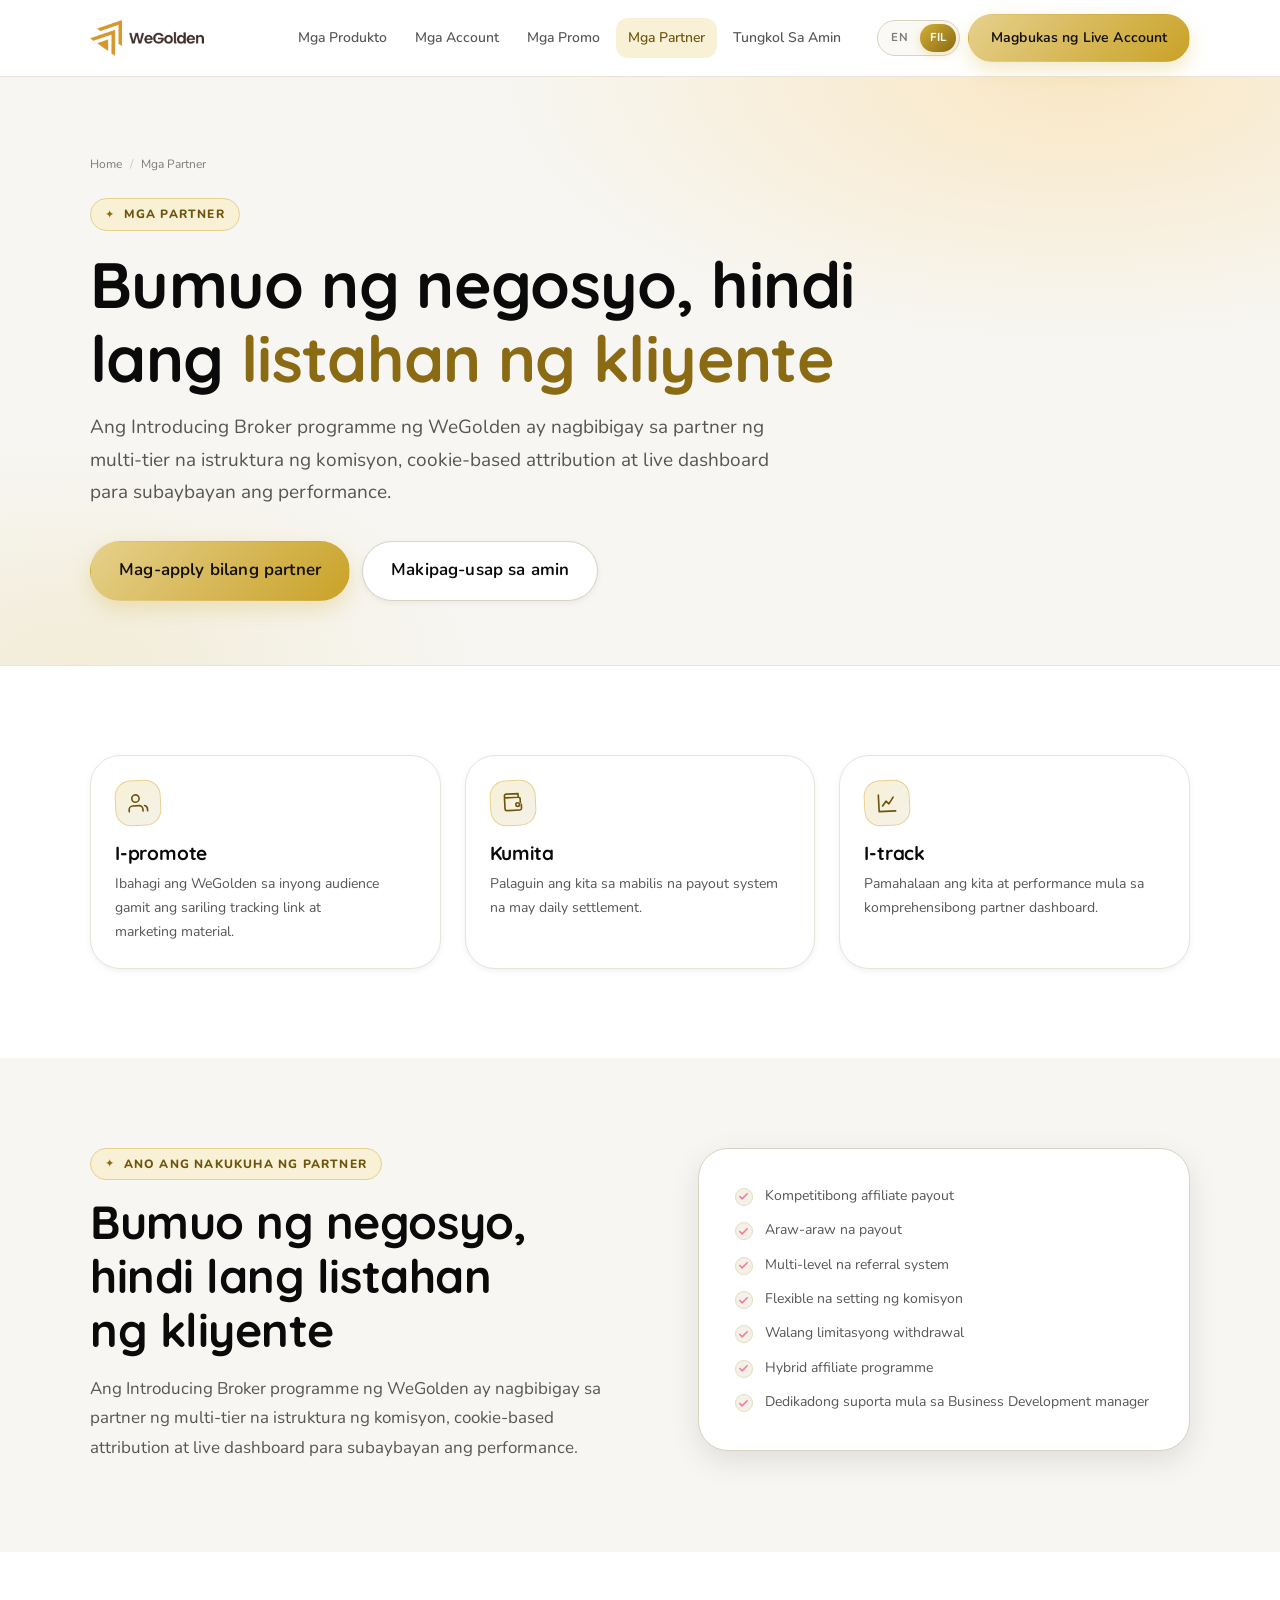
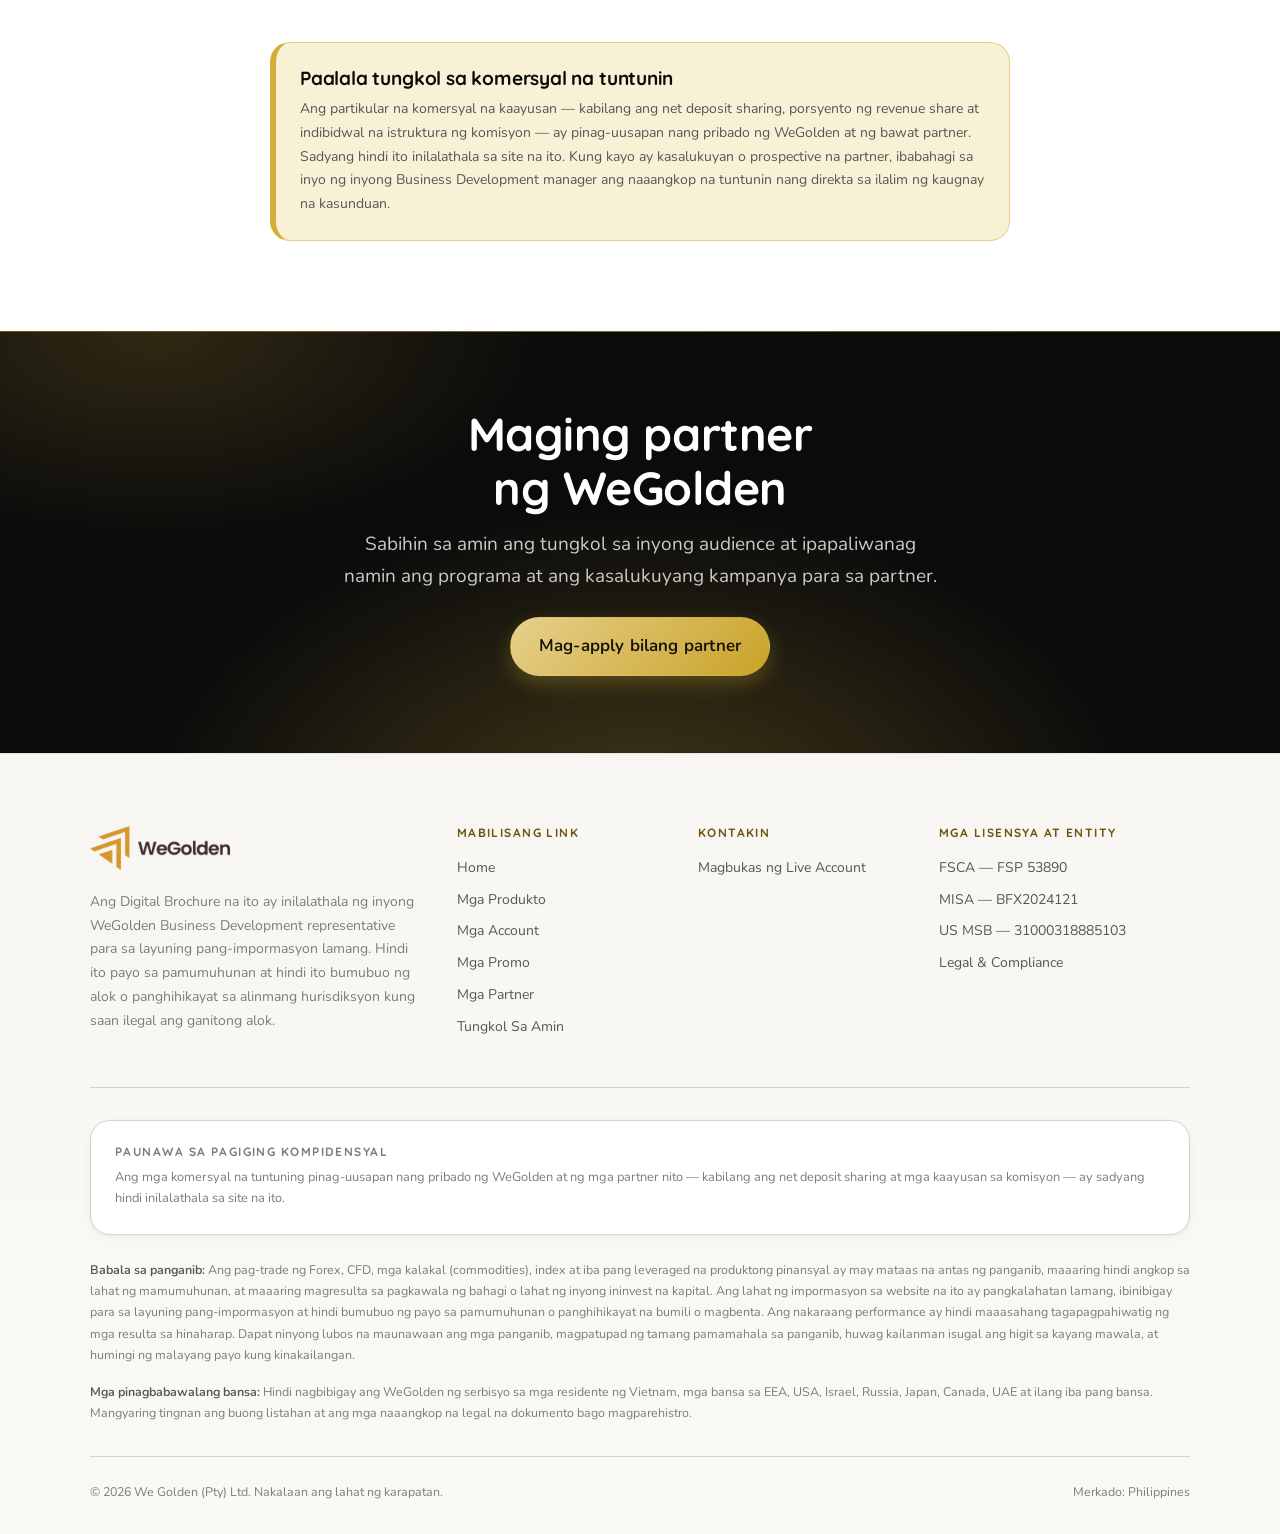
<file: tl/partners.html>
<!DOCTYPE html>
<html lang="tl" dir="ltr">
<head>
    <meta charset="utf-8">
    <meta name="viewport" content="width=device-width, initial-scale=1">
    <title>Mga Partner — WeGolden Philippines</title>
    <meta name="description" content="Join the WeGolden Introducing Broker programme — multi-tier commissions, daily payouts, cookie-based attribution and a live partner dashboard.">
    <meta name="theme-color" content="#FFFFFF">

    <meta property="og:type" content="website">
    <meta property="og:site_name" content="WeGolden Philippines">
    <meta property="og:title" content="Mga Partner — WeGolden Philippines">
    <meta property="og:description" content="Join the WeGolden Introducing Broker programme — multi-tier commissions, daily payouts, cookie-based attribution and a live partner dashboard.">
    <meta property="og:url" content="https://wegolden-philippines.pages.dev/tl/partners.html">
    <meta property="og:locale" content="fil_PH">
    <meta name="twitter:card" content="summary_large_image">

    <link rel="alternate" hreflang="en" href="https://wegolden-philippines.pages.dev/en/partners.html">
    <link rel="alternate" hreflang="tl" href="https://wegolden-philippines.pages.dev/tl/partners.html">
    <link rel="alternate" hreflang="x-default" href="https://wegolden-philippines.pages.dev/en/partners.html">
    <link rel="canonical" href="https://wegolden-philippines.pages.dev/tl/partners.html">

    <link rel="preconnect" href="https://fonts.googleapis.com">
    <link rel="preconnect" href="https://fonts.gstatic.com" crossorigin>
    <link href="https://fonts.googleapis.com/css2?family=Nunito:wght@400;500;600;700;800&family=Quicksand:wght@500;600;700&family=JetBrains+Mono:wght@400;600&display=swap" rel="stylesheet">

    <link rel="stylesheet" href="../assets/css/tokens.css">
    <link rel="stylesheet" href="../assets/css/base.css">
    <link rel="stylesheet" href="../assets/css/layout.css">
    <link rel="stylesheet" href="../assets/css/components.css">
    <link rel="stylesheet" href="../assets/css/pages.css">

    <link rel="icon" href="data:image/svg+xml,<svg xmlns='http://www.w3.org/2000/svg' viewBox='0 0 32 32'><rect width='32' height='32' rx='9' fill='%23FFC65C'/><text x='16' y='23' font-family='Poppins,sans-serif' font-size='19' font-weight='800' text-anchor='middle' fill='%23FFFFFF'>W</text></svg>">

    <script type="application/ld+json">
    {
      "@context": "https://schema.org",
      "@type": "FinancialService",
      "name": "WeGolden Philippines",
      "url": "https://wegolden-philippines.pages.dev",
      "description": "Join the WeGolden Introducing Broker programme — multi-tier commissions, daily payouts, cookie-based attribution and a live partner dashboard.",
      "areaServed": "Philippines",
      "currenciesAccepted": "PHP"
    }
    </script>
</head>
<body class="">
    <a class="skip-link" href="#main">Lumaktaw sa nilalaman</a>
    
  <header class="site-header">
    <div class="container header-inner">
      <a class="logo" href="index.html" aria-label="WeGolden — Home">
        <img class="logo-img" src="../assets/img/wegolden-logo.png" alt="WeGolden" width="724" height="228" decoding="async" />
      </a>

      <nav class="nav" aria-label="Menu">
        <a class="nav-link" href="products.html">Mga Produkto</a><a class="nav-link" href="accounts.html">Mga Account</a><a class="nav-link" href="promotions.html">Mga Promo</a><a class="nav-link" href="partners.html" aria-current="page">Mga Partner</a><a class="nav-link" href="about.html">Tungkol Sa Amin</a>
      </nav>

      <div class="header-actions">
        <div class="lang-switch" role="group" aria-label="Wika">
          <a href="../en/partners.html" hreflang="en" lang="en">EN</a><a href="../tl/partners.html" hreflang="tl" lang="tl" aria-current="true">FIL</a>
        </div>
        <a class="btn btn--primary btn--header" href="https://my.wegolden.com/en/auth/sign-up" target="_blank" rel="noopener">Magbukas ng Live Account</a>
        <button class="menu-toggle" type="button" aria-expanded="false" aria-controls="mobile-nav" aria-label="Menu">
          <svg viewBox="0 0 24 24" fill="none" stroke="currentColor" stroke-width="2" stroke-linecap="round" aria-hidden="true"><line x1="3" y1="6" x2="21" y2="6"/><line x1="3" y1="12" x2="21" y2="12"/><line x1="3" y1="18" x2="21" y2="18"/></svg>
        </button>
      </div>
    </div>

    <div class="mobile-nav" id="mobile-nav">
      <div class="container">
        <ul><li><a href="index.html">Home</a></li><li><a href="products.html">Mga Produkto</a></li><li><a href="accounts.html">Mga Account</a></li><li><a href="promotions.html">Mga Promo</a></li><li><a href="partners.html" aria-current="page">Mga Partner</a></li><li><a href="about.html">Tungkol Sa Amin</a></li></ul>
        <a class="btn btn--primary" href="https://my.wegolden.com/en/auth/sign-up" target="_blank" rel="noopener">Magbukas ng Live Account</a>
      </div>
    </div>
  </header>
    <main id="main">

    <section class="page-hero">
      <div class="container">
        <nav class="crumbs" aria-label="Breadcrumb">
          <a href="index.html">Home</a>
          <span aria-hidden="true">/</span>
          <span aria-current="page">Mga Partner</span>
        </nav>
        <span class="eyebrow">Mga partner</span>
        <h1>Bumuo ng negosyo, hindi lang <em>listahan ng kliyente</em></h1>
        <p class="hero-lead">Ang Introducing Broker programme ng WeGolden ay nagbibigay sa partner ng multi-tier na istruktura ng komisyon, cookie-based attribution at live dashboard para subaybayan ang performance.</p>
        <div class="btn-row">
          <a class="btn btn--primary btn--lg" href="https://wegolden.com/ib/" target="_blank" rel="noopener">Mag-apply bilang partner</a>
          <a class="btn btn--ghost btn--lg" href="https://wegolden.com/ib/" target="_blank" rel="noopener">Makipag-usap sa amin</a>
        </div>
      </div>
    </section>

    <section class="section">
      <div class="container">
        <div class="grid grid--3">
  <article class="card card--flat">
    
    <div class="card-icon" aria-hidden="true"><svg viewBox="0 0 24 24" fill="none" stroke="currentColor" stroke-width="1.8" stroke-linecap="round" stroke-linejoin="round" aria-hidden="true"><path d="M17 21v-2a4 4 0 0 0-4-4H6a4 4 0 0 0-4 4v2"/><circle cx="9.5" cy="7" r="4"/><path d="M22 21v-2a4 4 0 0 0-3-3.87"/></svg></div>
    <h3>I-promote</h3>
    <p>Ibahagi ang WeGolden sa inyong audience gamit ang sariling tracking link at marketing material.</p>
  </article>
  <article class="card card--flat">
    
    <div class="card-icon" aria-hidden="true"><svg viewBox="0 0 24 24" fill="none" stroke="currentColor" stroke-width="1.8" stroke-linecap="round" stroke-linejoin="round" aria-hidden="true"><path d="M20 12V8a2 2 0 0 0-2-2H5a2 2 0 0 1 0-4h13v4"/><path d="M3 6v12a2 2 0 0 0 2 2h14a2 2 0 0 0 2-2v-4"/><circle cx="17" cy="14" r="2"/></svg></div>
    <h3>Kumita</h3>
    <p>Palaguin ang kita sa mabilis na payout system na may daily settlement.</p>
  </article>
  <article class="card card--flat">
    
    <div class="card-icon" aria-hidden="true"><svg viewBox="0 0 24 24" fill="none" stroke="currentColor" stroke-width="1.8" stroke-linecap="round" stroke-linejoin="round" aria-hidden="true"><path d="M3 3v18h18"/><path d="M7 15l4-5 3 3 5-7"/></svg></div>
    <h3>I-track</h3>
    <p>Pamahalaan ang kita at performance mula sa komprehensibong partner dashboard.</p>
  </article></div>
      </div>
    </section>

    <section class="section section--alt">
      <div class="container">
        <div class="split">
          <div>
            <span class="eyebrow">Ano ang nakukuha ng partner</span>
            <h2>Bumuo ng negosyo, hindi lang listahan ng kliyente</h2>
            <p style="color:var(--text-muted);margin-block-start:var(--sp-4);line-height:1.75">
              Ang Introducing Broker programme ng WeGolden ay nagbibigay sa partner ng multi-tier na istruktura ng komisyon, cookie-based attribution at live dashboard para subaybayan ang performance.
            </p>
          </div>
          <div class="split-panel">
            
  <ul class="feature-list">
    <li>Kompetitibong affiliate payout</li><li>Araw-araw na payout</li><li>Multi-level na referral system</li><li>Flexible na setting ng komisyon</li><li>Walang limitasyong withdrawal</li><li>Hybrid affiliate programme</li><li>Dedikadong suporta mula sa Business Development manager</li>
  </ul>
          </div>
        </div>
      </div>
    </section>

    <section class="section">
      <div class="container container--narrow">
        
  <div class="callout">
    <h3>Paalala tungkol sa komersyal na tuntunin</h3>
    <p>Ang partikular na komersyal na kaayusan — kabilang ang net deposit sharing, porsyento ng revenue share at indibidwal na istruktura ng komisyon — ay pinag-uusapan nang pribado ng WeGolden at ng bawat partner. Sadyang hindi ito inilalathala sa site na ito. Kung kayo ay kasalukuyan o prospective na partner, ibabahagi sa inyo ng inyong Business Development manager ang naaangkop na tuntunin nang direkta sa ilalim ng kaugnay na kasunduan.</p>
  </div>
      </div>
    </section>

    
  <section class="cta-band">
    <div class="container container--narrow">
      <h2>Maging partner ng WeGolden</h2>
      <p>Sabihin sa amin ang tungkol sa inyong audience at ipapaliwanag namin ang programa at ang kasalukuyang kampanya para sa partner.</p>
      <div class="btn-row"><a class="btn btn--primary btn--lg" href="https://wegolden.com/ib/" target="_blank" rel="noopener">Mag-apply bilang partner</a></div>
    </div>
  </section>
    </main>
    
  <footer class="site-footer">
    <div class="container">
      <div class="footer-grid">
        <div class="footer-brand">
          <a class="logo logo--footer" href="index.html">
            <img class="logo-img" src="../assets/img/wegolden-logo.png" alt="WeGolden" width="724" height="228" loading="lazy" decoding="async" />
          </a>
          <p>Ang Digital Brochure na ito ay inilalathala ng inyong WeGolden Business Development representative para sa layuning pang-impormasyon lamang. Hindi ito payo sa pamumuhunan at hindi ito bumubuo ng alok o panghihikayat sa alinmang hurisdiksyon kung saan ilegal ang ganitong alok.</p>
        </div>

        <div class="footer-col">
          <h4>Mabilisang link</h4>
          <ul><li><a href="index.html">Home</a></li><li><a href="products.html">Mga Produkto</a></li><li><a href="accounts.html">Mga Account</a></li><li><a href="promotions.html">Mga Promo</a></li><li><a href="partners.html">Mga Partner</a></li><li><a href="about.html">Tungkol Sa Amin</a></li></ul>
        </div>

        <div class="footer-col">
          <h4>Kontakin</h4>
          <ul>
            <li><a href="https://my.wegolden.com/en/auth/sign-up" target="_blank" rel="noopener">Magbukas ng Live Account</a></li>
          </ul>
        </div>

        <div class="footer-col">
          <h4>Mga lisensya at entity</h4>
          <ul>
            <li><a href="https://wegolden.com/licenses/" target="_blank" rel="noopener">FSCA — FSP 53890</a></li>
            <li><a href="https://wegolden.com/licenses/" target="_blank" rel="noopener">MISA — BFX2024121</a></li>
            <li><a href="https://wegolden.com/licenses/" target="_blank" rel="noopener">US MSB — 31000318885103</a></li>
            <li><a href="https://wegolden.com/legal-compliance/" target="_blank" rel="noopener">Legal &amp; Compliance</a></li>
          </ul>
        </div>
      </div>

      <div class="footer-note">
        <h4>Paunawa sa pagiging kompidensyal</h4>
        <p>Ang mga komersyal na tuntuning pinag-uusapan nang pribado ng WeGolden at ng mga partner nito — kabilang ang net deposit sharing at mga kaayusan sa komisyon — ay sadyang hindi inilalathala sa site na ito.</p>
      </div>

      <div class="footer-legal">
        <p><strong>Babala sa panganib:</strong> Ang pag-trade ng Forex, CFD, mga kalakal (commodities), index at iba pang leveraged na produktong pinansyal ay may mataas na antas ng panganib, maaaring hindi angkop sa lahat ng mamumuhunan, at maaaring magresulta sa pagkawala ng bahagi o lahat ng inyong ininvest na kapital. Ang lahat ng impormasyon sa website na ito ay pangkalahatan lamang, ibinibigay para sa layuning pang-impormasyon at hindi bumubuo ng payo sa pamumuhunan o panghihikayat na bumili o magbenta. Ang nakaraang performance ay hindi maaasahang tagapagpahiwatig ng mga resulta sa hinaharap. Dapat ninyong lubos na maunawaan ang mga panganib, magpatupad ng tamang pamamahala sa panganib, huwag kailanman isugal ang higit sa kayang mawala, at humingi ng malayang payo kung kinakailangan.</p>
        <p><strong>Mga pinagbabawalang bansa:</strong> Hindi nagbibigay ang WeGolden ng serbisyo sa mga residente ng Vietnam, mga bansa sa EEA, USA, Israel, Russia, Japan, Canada, UAE at ilang iba pang bansa. Mangyaring tingnan ang buong listahan at ang mga naaangkop na legal na dokumento bago magparehistro.</p>
        
      </div>

      <div class="footer-bottom">
        <span>© 2026 We Golden (Pty) Ltd. Nakalaan ang lahat ng karapatan.</span>
        <span class="num">Merkado: Philippines</span>
      </div>
    </div>
  </footer>
    <script src="../assets/js/main.js" defer></script>
</body>
</html>
</file>
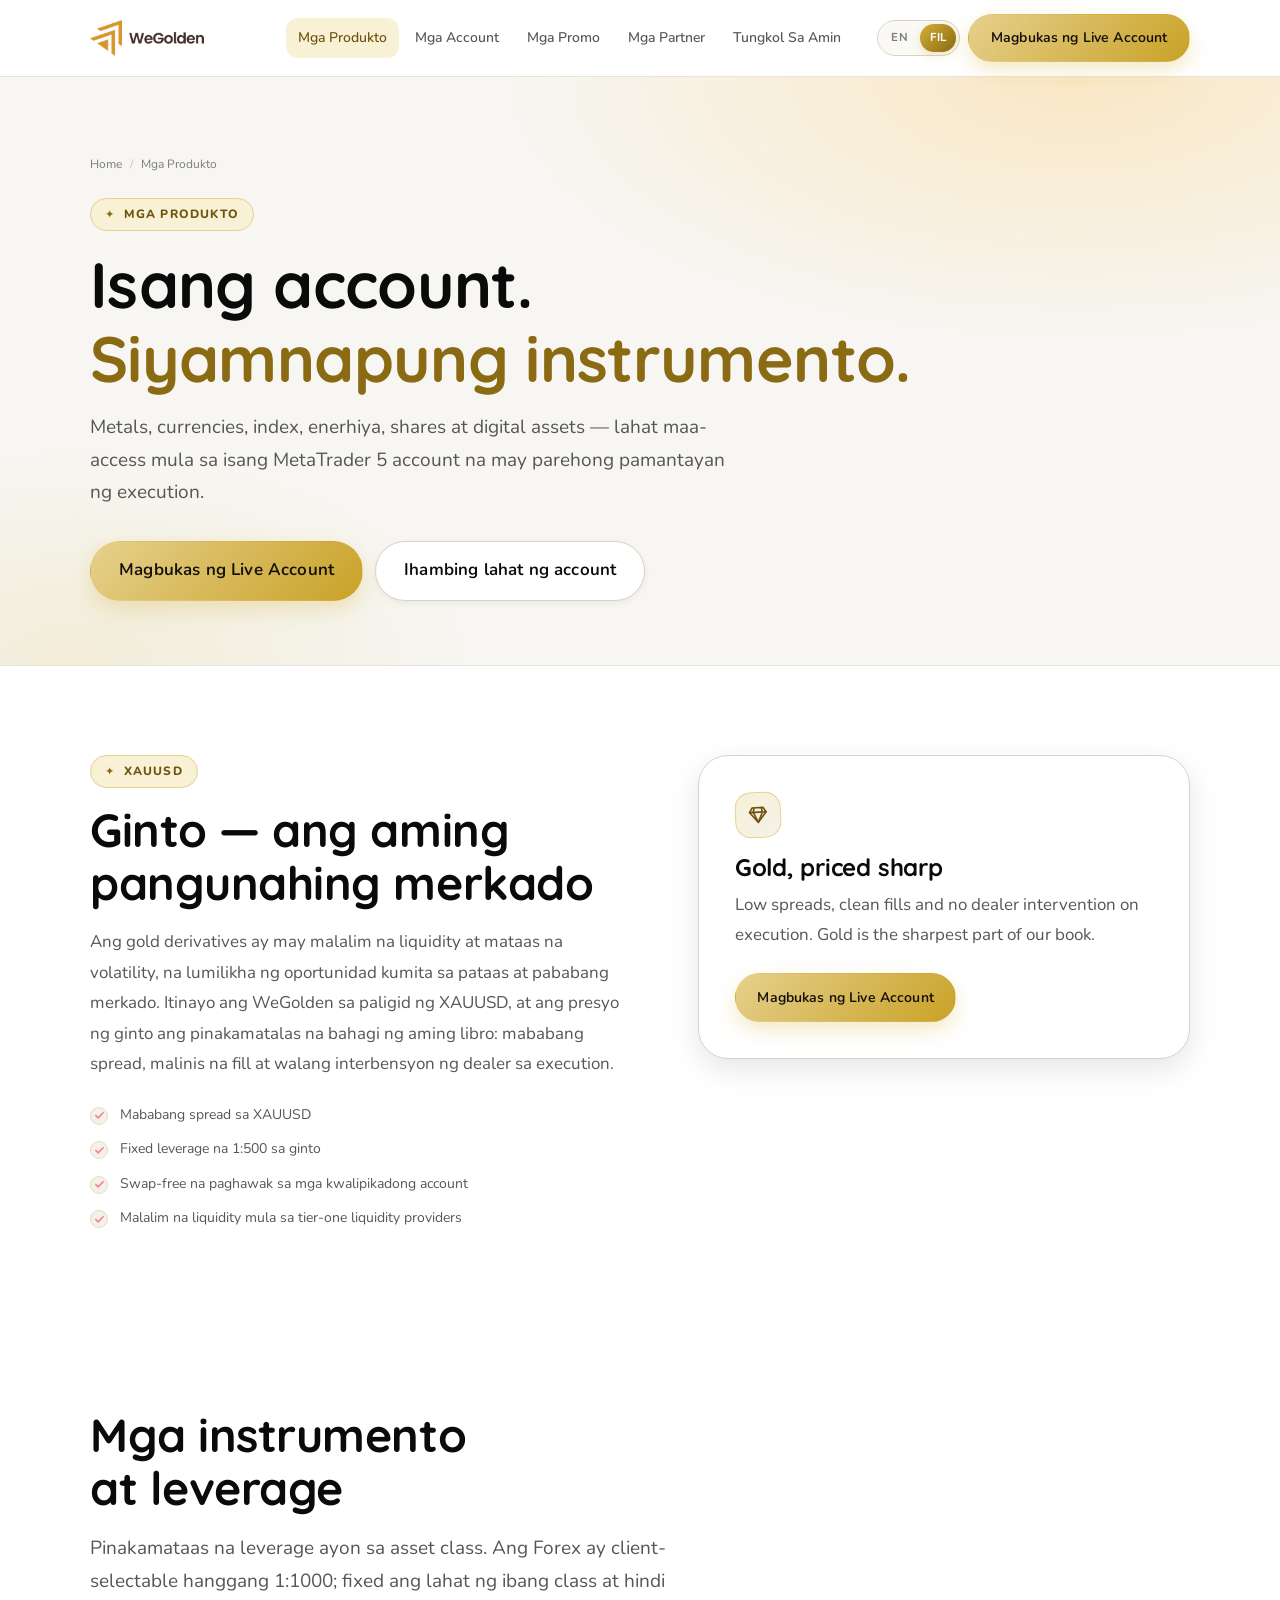
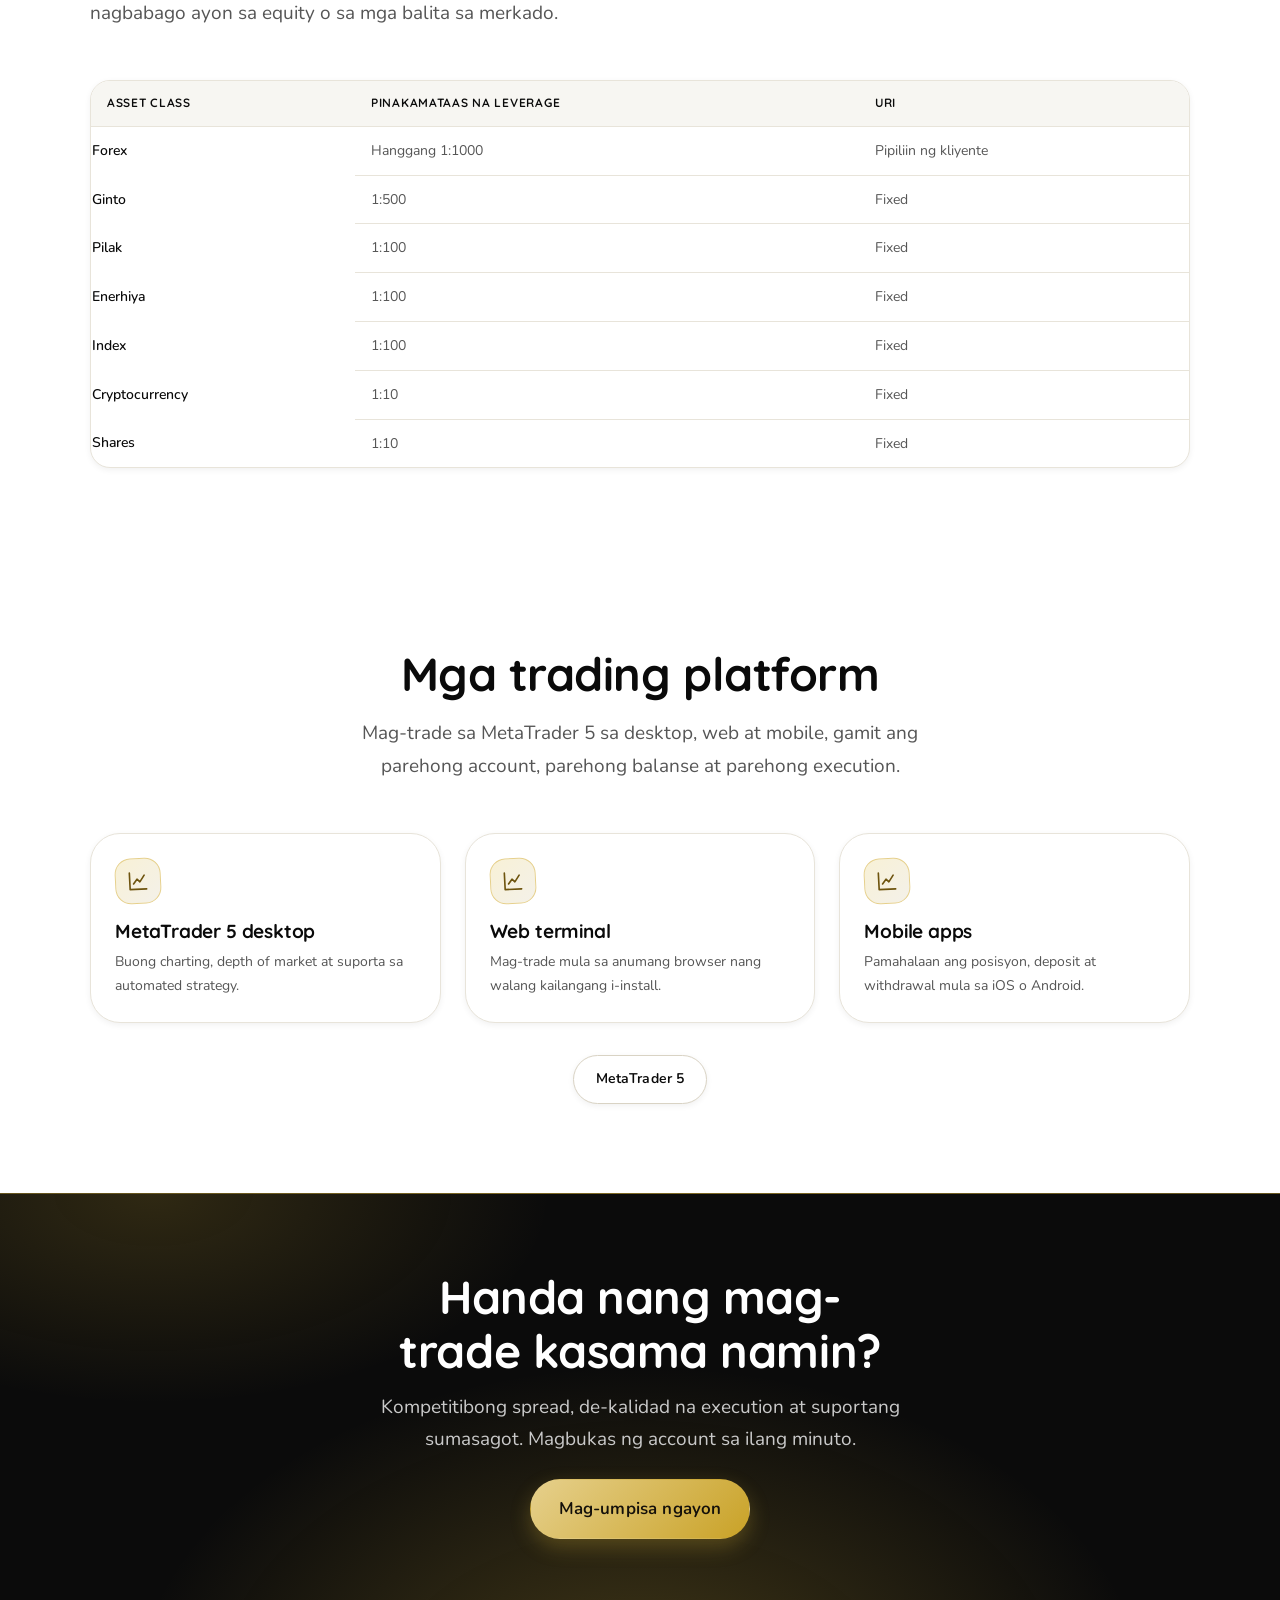
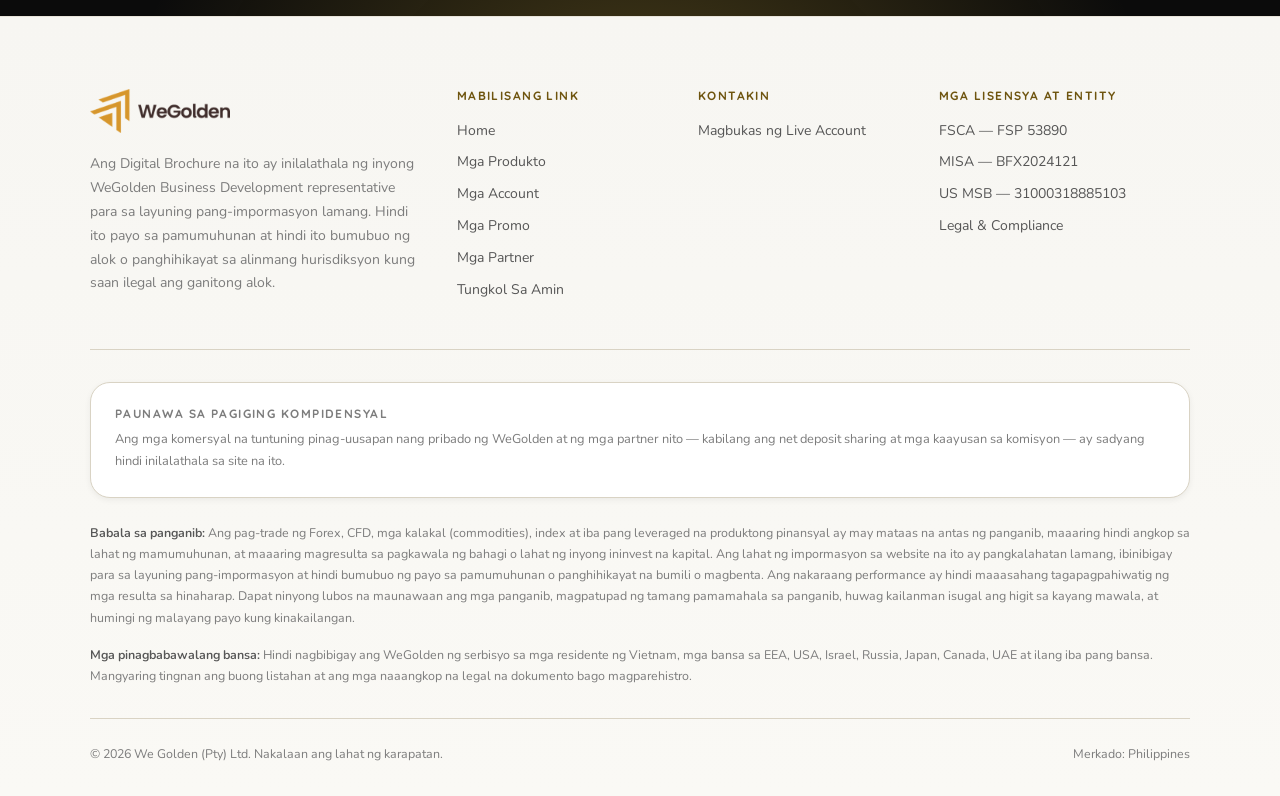
<file: tl/products.html>
<!DOCTYPE html>
<html lang="tl" dir="ltr">
<head>
    <meta charset="utf-8">
    <meta name="viewport" content="width=device-width, initial-scale=1">
    <title>Mga Produkto — WeGolden Philippines</title>
    <meta name="description" content="Trade gold, forex, indices, energies, shares and crypto on MetaTrader 5 with WeGolden Philippines. Leverage up to 1:1000 on FX.">
    <meta name="theme-color" content="#FFFFFF">

    <meta property="og:type" content="website">
    <meta property="og:site_name" content="WeGolden Philippines">
    <meta property="og:title" content="Mga Produkto — WeGolden Philippines">
    <meta property="og:description" content="Trade gold, forex, indices, energies, shares and crypto on MetaTrader 5 with WeGolden Philippines. Leverage up to 1:1000 on FX.">
    <meta property="og:url" content="https://wegolden-philippines.pages.dev/tl/products.html">
    <meta property="og:locale" content="fil_PH">
    <meta name="twitter:card" content="summary_large_image">

    <link rel="alternate" hreflang="en" href="https://wegolden-philippines.pages.dev/en/products.html">
    <link rel="alternate" hreflang="tl" href="https://wegolden-philippines.pages.dev/tl/products.html">
    <link rel="alternate" hreflang="x-default" href="https://wegolden-philippines.pages.dev/en/products.html">
    <link rel="canonical" href="https://wegolden-philippines.pages.dev/tl/products.html">

    <link rel="preconnect" href="https://fonts.googleapis.com">
    <link rel="preconnect" href="https://fonts.gstatic.com" crossorigin>
    <link href="https://fonts.googleapis.com/css2?family=Nunito:wght@400;500;600;700;800&family=Quicksand:wght@500;600;700&family=JetBrains+Mono:wght@400;600&display=swap" rel="stylesheet">

    <link rel="stylesheet" href="../assets/css/tokens.css">
    <link rel="stylesheet" href="../assets/css/base.css">
    <link rel="stylesheet" href="../assets/css/layout.css">
    <link rel="stylesheet" href="../assets/css/components.css">
    <link rel="stylesheet" href="../assets/css/pages.css">

    <link rel="icon" href="data:image/svg+xml,<svg xmlns='http://www.w3.org/2000/svg' viewBox='0 0 32 32'><rect width='32' height='32' rx='9' fill='%23FFC65C'/><text x='16' y='23' font-family='Poppins,sans-serif' font-size='19' font-weight='800' text-anchor='middle' fill='%23FFFFFF'>W</text></svg>">

    <script type="application/ld+json">
    {
      "@context": "https://schema.org",
      "@type": "FinancialService",
      "name": "WeGolden Philippines",
      "url": "https://wegolden-philippines.pages.dev",
      "description": "Trade gold, forex, indices, energies, shares and crypto on MetaTrader 5 with WeGolden Philippines. Leverage up to 1:1000 on FX.",
      "areaServed": "Philippines",
      "currenciesAccepted": "PHP"
    }
    </script>
</head>
<body class="">
    <a class="skip-link" href="#main">Lumaktaw sa nilalaman</a>
    
  <header class="site-header">
    <div class="container header-inner">
      <a class="logo" href="index.html" aria-label="WeGolden — Home">
        <img class="logo-img" src="../assets/img/wegolden-logo.png" alt="WeGolden" width="724" height="228" decoding="async" />
      </a>

      <nav class="nav" aria-label="Menu">
        <a class="nav-link" href="products.html" aria-current="page">Mga Produkto</a><a class="nav-link" href="accounts.html">Mga Account</a><a class="nav-link" href="promotions.html">Mga Promo</a><a class="nav-link" href="partners.html">Mga Partner</a><a class="nav-link" href="about.html">Tungkol Sa Amin</a>
      </nav>

      <div class="header-actions">
        <div class="lang-switch" role="group" aria-label="Wika">
          <a href="../en/products.html" hreflang="en" lang="en">EN</a><a href="../tl/products.html" hreflang="tl" lang="tl" aria-current="true">FIL</a>
        </div>
        <a class="btn btn--primary btn--header" href="https://my.wegolden.com/en/auth/sign-up" target="_blank" rel="noopener">Magbukas ng Live Account</a>
        <button class="menu-toggle" type="button" aria-expanded="false" aria-controls="mobile-nav" aria-label="Menu">
          <svg viewBox="0 0 24 24" fill="none" stroke="currentColor" stroke-width="2" stroke-linecap="round" aria-hidden="true"><line x1="3" y1="6" x2="21" y2="6"/><line x1="3" y1="12" x2="21" y2="12"/><line x1="3" y1="18" x2="21" y2="18"/></svg>
        </button>
      </div>
    </div>

    <div class="mobile-nav" id="mobile-nav">
      <div class="container">
        <ul><li><a href="index.html">Home</a></li><li><a href="products.html" aria-current="page">Mga Produkto</a></li><li><a href="accounts.html">Mga Account</a></li><li><a href="promotions.html">Mga Promo</a></li><li><a href="partners.html">Mga Partner</a></li><li><a href="about.html">Tungkol Sa Amin</a></li></ul>
        <a class="btn btn--primary" href="https://my.wegolden.com/en/auth/sign-up" target="_blank" rel="noopener">Magbukas ng Live Account</a>
      </div>
    </div>
  </header>
    <main id="main">

    <section class="page-hero">
      <div class="container">
        <nav class="crumbs" aria-label="Breadcrumb">
          <a href="index.html">Home</a>
          <span aria-hidden="true">/</span>
          <span aria-current="page">Mga Produkto</span>
        </nav>
        <span class="eyebrow">Mga produkto</span>
        <h1>Isang account. <em>Siyamnapung instrumento.</em></h1>
        <p class="hero-lead">Metals, currencies, index, enerhiya, shares at digital assets — lahat maa-access mula sa isang MetaTrader 5 account na may parehong pamantayan ng execution.</p>
        <div class="btn-row">
          <a class="btn btn--primary btn--lg" href="https://my.wegolden.com/en/auth/sign-up" target="_blank" rel="noopener">Magbukas ng Live Account</a>
          <a class="btn btn--ghost btn--lg" href="accounts.html">Ihambing lahat ng account</a>
        </div>
      </div>
    </section>

    <section class="section">
      <div class="container">
        <div class="split">
          <div>
            <span class="eyebrow">XAUUSD</span>
            <h2>Ginto — ang aming pangunahing merkado</h2>
            <div class="prose" style="margin-block-start:var(--sp-4)">
              <p>Ang gold derivatives ay may malalim na liquidity at mataas na volatility, na lumilikha ng oportunidad kumita sa pataas at pababang merkado. Itinayo ang WeGolden sa paligid ng XAUUSD, at ang presyo ng ginto ang pinakamatalas na bahagi ng aming libro: mababang spread, malinis na fill at walang interbensyon ng dealer sa execution.</p>
            </div>
            <div style="margin-block-start:var(--sp-5)">
              
  <ul class="feature-list">
    <li>Mababang spread sa XAUUSD</li><li>Fixed leverage na 1:500 sa ginto</li><li>Swap-free na paghawak sa mga kwalipikadong account</li><li>Malalim na liquidity mula sa tier-one liquidity providers</li>
  </ul>
            </div>
          </div>
          <div class="split-panel">
            <div class="card-icon" aria-hidden="true"><svg viewBox="0 0 24 24" fill="none" stroke="currentColor" stroke-width="1.8" stroke-linecap="round" stroke-linejoin="round" aria-hidden="true"><path d="M3 9l3-5h12l3 5-9 11z"/><path d="M3 9h18M8 4l-1 5 5 11 5-11-1-5"/></svg></div>
            <h3 style="margin-block:var(--sp-4) var(--sp-2)">Gold, priced sharp</h3>
            <p style="color:var(--text-muted);line-height:1.75">
              Low spreads, clean fills and no dealer intervention on execution. Gold is the sharpest part of our book.
            </p>
            <div class="btn-row" style="margin-block-start:var(--sp-5)">
              <a class="btn btn--primary" href="https://my.wegolden.com/en/auth/sign-up" target="_blank" rel="noopener">Magbukas ng Live Account</a>
            </div>
          </div>
        </div>
      </div>
    </section>

    <section class="section section--paper">
      <div class="container">
        
  <div class="section-head">
    
    <h2>Mga instrumento at leverage</h2>
    <p>Pinakamataas na leverage ayon sa asset class. Ang Forex ay client-selectable hanggang 1:1000; fixed ang lahat ng ibang class at hindi nagbabago ayon sa equity o sa mga balita sa merkado.</p>
  </div>
        
  <div class="table-wrap table-wrap--paper">
    <table>
      <caption class="visually-hidden">Mga instrumento at leverage</caption>
      <thead>
        <tr><th scope="col">Asset class</th><th scope="col">Pinakamataas na leverage</th><th scope="col">Uri</th></tr>
      </thead>
      <tbody>
        <tr><th scope="row" style="text-align:start;font-weight:550;color:inherit">Forex</th><td>Hanggang 1:1000</td><td>Pipiliin ng kliyente</td></tr><tr><th scope="row" style="text-align:start;font-weight:550;color:inherit">Ginto</th><td>1:500</td><td>Fixed</td></tr><tr><th scope="row" style="text-align:start;font-weight:550;color:inherit">Pilak</th><td>1:100</td><td>Fixed</td></tr><tr><th scope="row" style="text-align:start;font-weight:550;color:inherit">Enerhiya</th><td>1:100</td><td>Fixed</td></tr><tr><th scope="row" style="text-align:start;font-weight:550;color:inherit">Index</th><td>1:100</td><td>Fixed</td></tr><tr><th scope="row" style="text-align:start;font-weight:550;color:inherit">Cryptocurrency</th><td>1:10</td><td>Fixed</td></tr><tr><th scope="row" style="text-align:start;font-weight:550;color:inherit">Shares</th><td>1:10</td><td>Fixed</td></tr>
      </tbody>
    </table>
  </div>
  
      </div>
    </section>

    <section class="section">
      <div class="container">
        
  <div class="section-head section-head--center">
    
    <h2>Mga trading platform</h2>
    <p>Mag-trade sa MetaTrader 5 sa desktop, web at mobile, gamit ang parehong account, parehong balanse at parehong execution.</p>
  </div>
        <div class="grid grid--3">
  <article class="card card--flat">
    
    <div class="card-icon" aria-hidden="true"><svg viewBox="0 0 24 24" fill="none" stroke="currentColor" stroke-width="1.8" stroke-linecap="round" stroke-linejoin="round" aria-hidden="true"><path d="M3 3v18h18"/><path d="M7 15l4-5 3 3 5-7"/></svg></div>
    <h3>MetaTrader 5 desktop</h3>
    <p>Buong charting, depth of market at suporta sa automated strategy.</p>
  </article>
  <article class="card card--flat">
    
    <div class="card-icon" aria-hidden="true"><svg viewBox="0 0 24 24" fill="none" stroke="currentColor" stroke-width="1.8" stroke-linecap="round" stroke-linejoin="round" aria-hidden="true"><path d="M3 3v18h18"/><path d="M7 15l4-5 3 3 5-7"/></svg></div>
    <h3>Web terminal</h3>
    <p>Mag-trade mula sa anumang browser nang walang kailangang i-install.</p>
  </article>
  <article class="card card--flat">
    
    <div class="card-icon" aria-hidden="true"><svg viewBox="0 0 24 24" fill="none" stroke="currentColor" stroke-width="1.8" stroke-linecap="round" stroke-linejoin="round" aria-hidden="true"><path d="M3 3v18h18"/><path d="M7 15l4-5 3 3 5-7"/></svg></div>
    <h3>Mobile apps</h3>
    <p>Pamahalaan ang posisyon, deposit at withdrawal mula sa iOS o Android.</p>
  </article></div>
        <div class="btn-row" style="margin-block-start:var(--sp-6);justify-content:center">
          <a class="btn btn--ghost" href="https://wegolden.com/platforms/" target="_blank" rel="noopener">MetaTrader 5</a>
        </div>
      </div>
    </section>

    
  <section class="cta-band">
    <div class="container container--narrow">
      <h2>Handa nang mag-trade kasama namin?</h2>
      <p>Kompetitibong spread, de-kalidad na execution at suportang sumasagot. Magbukas ng account sa ilang minuto.</p>
      <div class="btn-row"><a class="btn btn--primary btn--lg" href="https://my.wegolden.com/en/auth/sign-up" target="_blank" rel="noopener">Mag-umpisa ngayon</a></div>
    </div>
  </section>
    </main>
    
  <footer class="site-footer">
    <div class="container">
      <div class="footer-grid">
        <div class="footer-brand">
          <a class="logo logo--footer" href="index.html">
            <img class="logo-img" src="../assets/img/wegolden-logo.png" alt="WeGolden" width="724" height="228" loading="lazy" decoding="async" />
          </a>
          <p>Ang Digital Brochure na ito ay inilalathala ng inyong WeGolden Business Development representative para sa layuning pang-impormasyon lamang. Hindi ito payo sa pamumuhunan at hindi ito bumubuo ng alok o panghihikayat sa alinmang hurisdiksyon kung saan ilegal ang ganitong alok.</p>
        </div>

        <div class="footer-col">
          <h4>Mabilisang link</h4>
          <ul><li><a href="index.html">Home</a></li><li><a href="products.html">Mga Produkto</a></li><li><a href="accounts.html">Mga Account</a></li><li><a href="promotions.html">Mga Promo</a></li><li><a href="partners.html">Mga Partner</a></li><li><a href="about.html">Tungkol Sa Amin</a></li></ul>
        </div>

        <div class="footer-col">
          <h4>Kontakin</h4>
          <ul>
            <li><a href="https://my.wegolden.com/en/auth/sign-up" target="_blank" rel="noopener">Magbukas ng Live Account</a></li>
          </ul>
        </div>

        <div class="footer-col">
          <h4>Mga lisensya at entity</h4>
          <ul>
            <li><a href="https://wegolden.com/licenses/" target="_blank" rel="noopener">FSCA — FSP 53890</a></li>
            <li><a href="https://wegolden.com/licenses/" target="_blank" rel="noopener">MISA — BFX2024121</a></li>
            <li><a href="https://wegolden.com/licenses/" target="_blank" rel="noopener">US MSB — 31000318885103</a></li>
            <li><a href="https://wegolden.com/legal-compliance/" target="_blank" rel="noopener">Legal &amp; Compliance</a></li>
          </ul>
        </div>
      </div>

      <div class="footer-note">
        <h4>Paunawa sa pagiging kompidensyal</h4>
        <p>Ang mga komersyal na tuntuning pinag-uusapan nang pribado ng WeGolden at ng mga partner nito — kabilang ang net deposit sharing at mga kaayusan sa komisyon — ay sadyang hindi inilalathala sa site na ito.</p>
      </div>

      <div class="footer-legal">
        <p><strong>Babala sa panganib:</strong> Ang pag-trade ng Forex, CFD, mga kalakal (commodities), index at iba pang leveraged na produktong pinansyal ay may mataas na antas ng panganib, maaaring hindi angkop sa lahat ng mamumuhunan, at maaaring magresulta sa pagkawala ng bahagi o lahat ng inyong ininvest na kapital. Ang lahat ng impormasyon sa website na ito ay pangkalahatan lamang, ibinibigay para sa layuning pang-impormasyon at hindi bumubuo ng payo sa pamumuhunan o panghihikayat na bumili o magbenta. Ang nakaraang performance ay hindi maaasahang tagapagpahiwatig ng mga resulta sa hinaharap. Dapat ninyong lubos na maunawaan ang mga panganib, magpatupad ng tamang pamamahala sa panganib, huwag kailanman isugal ang higit sa kayang mawala, at humingi ng malayang payo kung kinakailangan.</p>
        <p><strong>Mga pinagbabawalang bansa:</strong> Hindi nagbibigay ang WeGolden ng serbisyo sa mga residente ng Vietnam, mga bansa sa EEA, USA, Israel, Russia, Japan, Canada, UAE at ilang iba pang bansa. Mangyaring tingnan ang buong listahan at ang mga naaangkop na legal na dokumento bago magparehistro.</p>
        
      </div>

      <div class="footer-bottom">
        <span>© 2026 We Golden (Pty) Ltd. Nakalaan ang lahat ng karapatan.</span>
        <span class="num">Merkado: Philippines</span>
      </div>
    </div>
  </footer>
    <script src="../assets/js/main.js" defer></script>
</body>
</html>
</file>
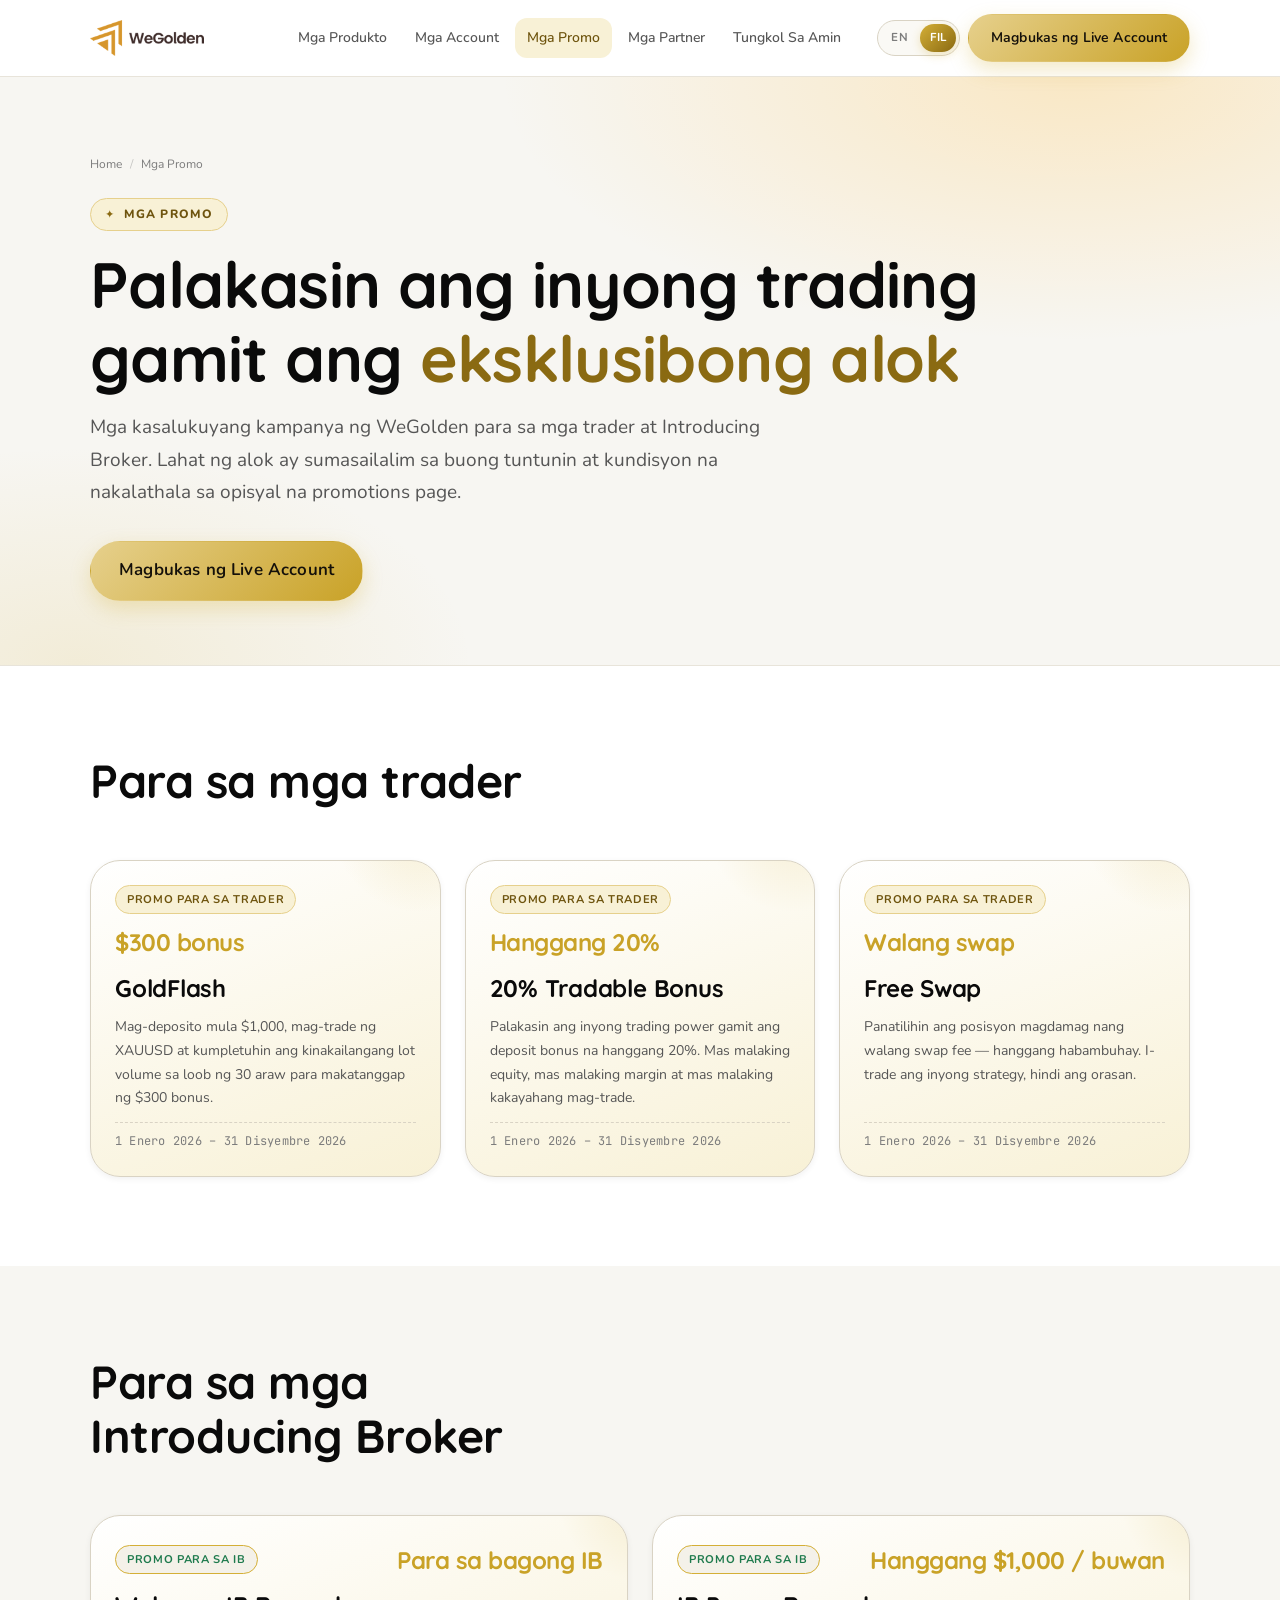
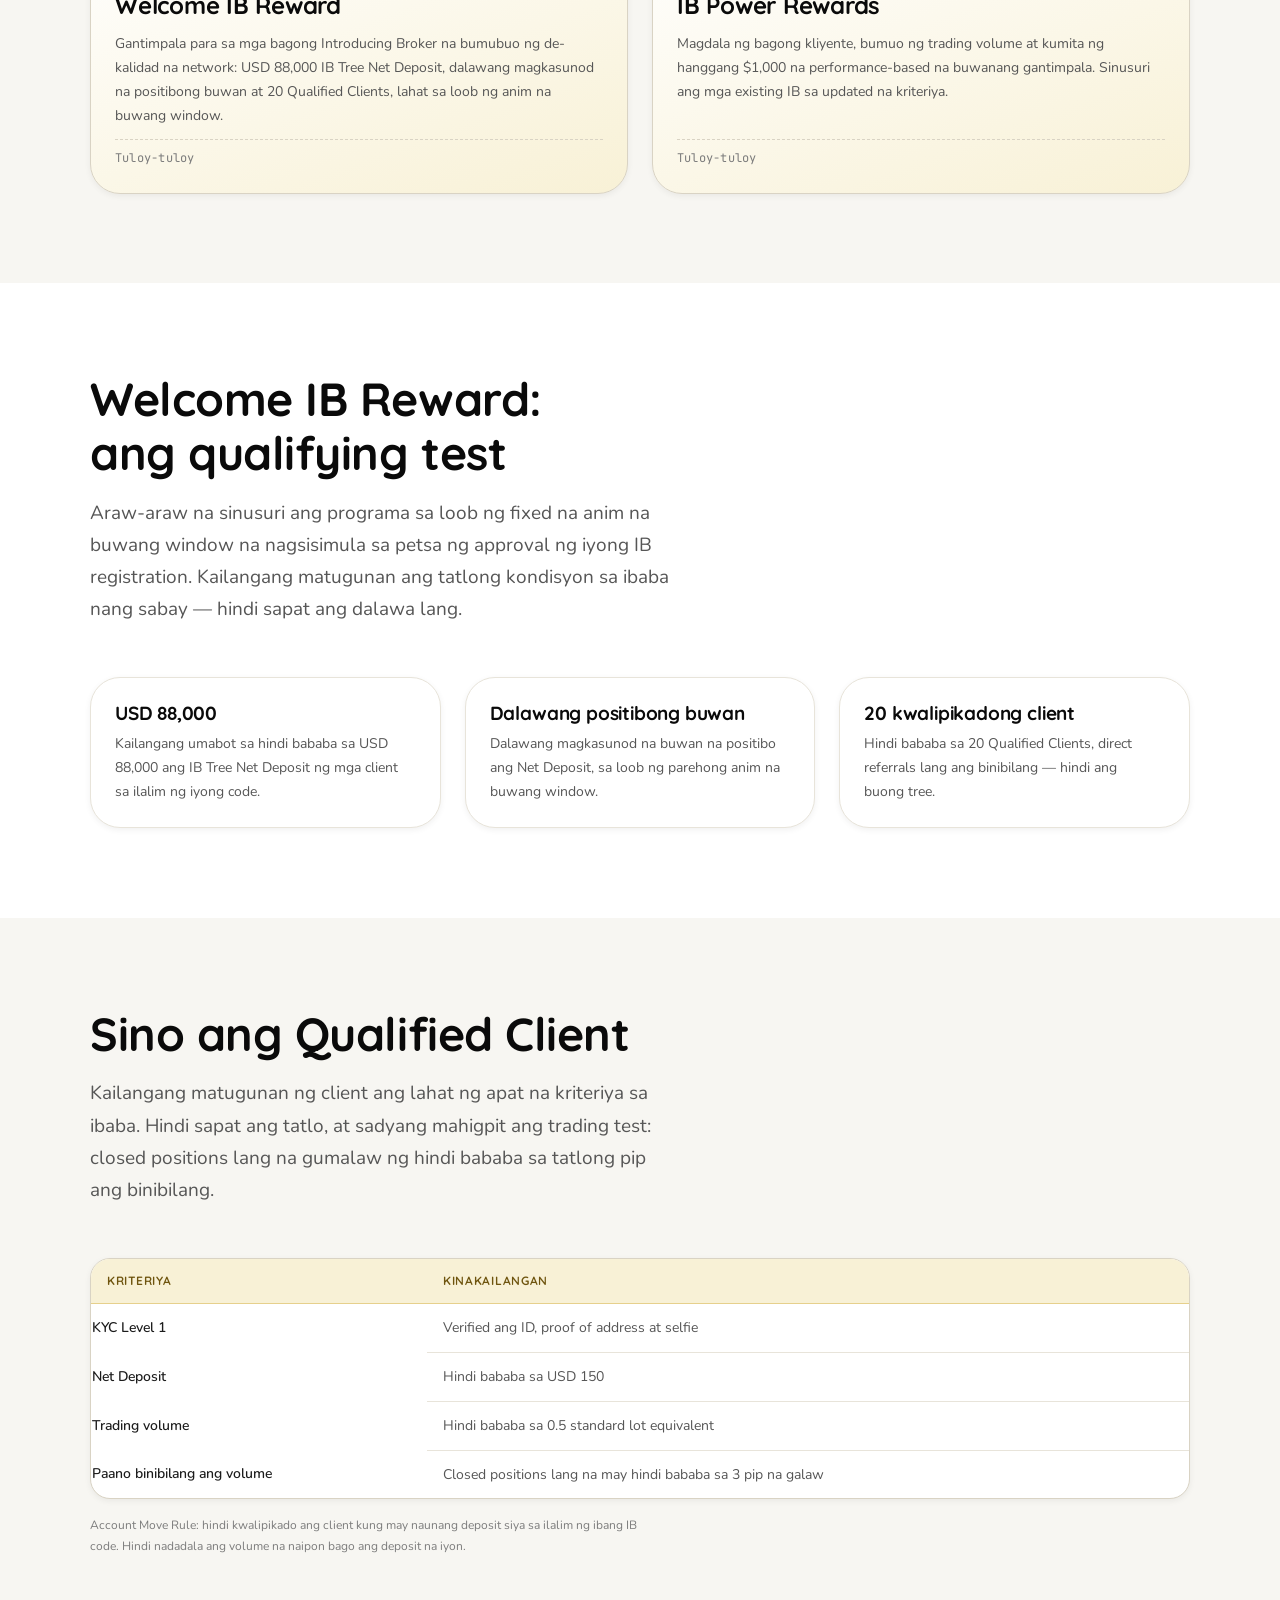
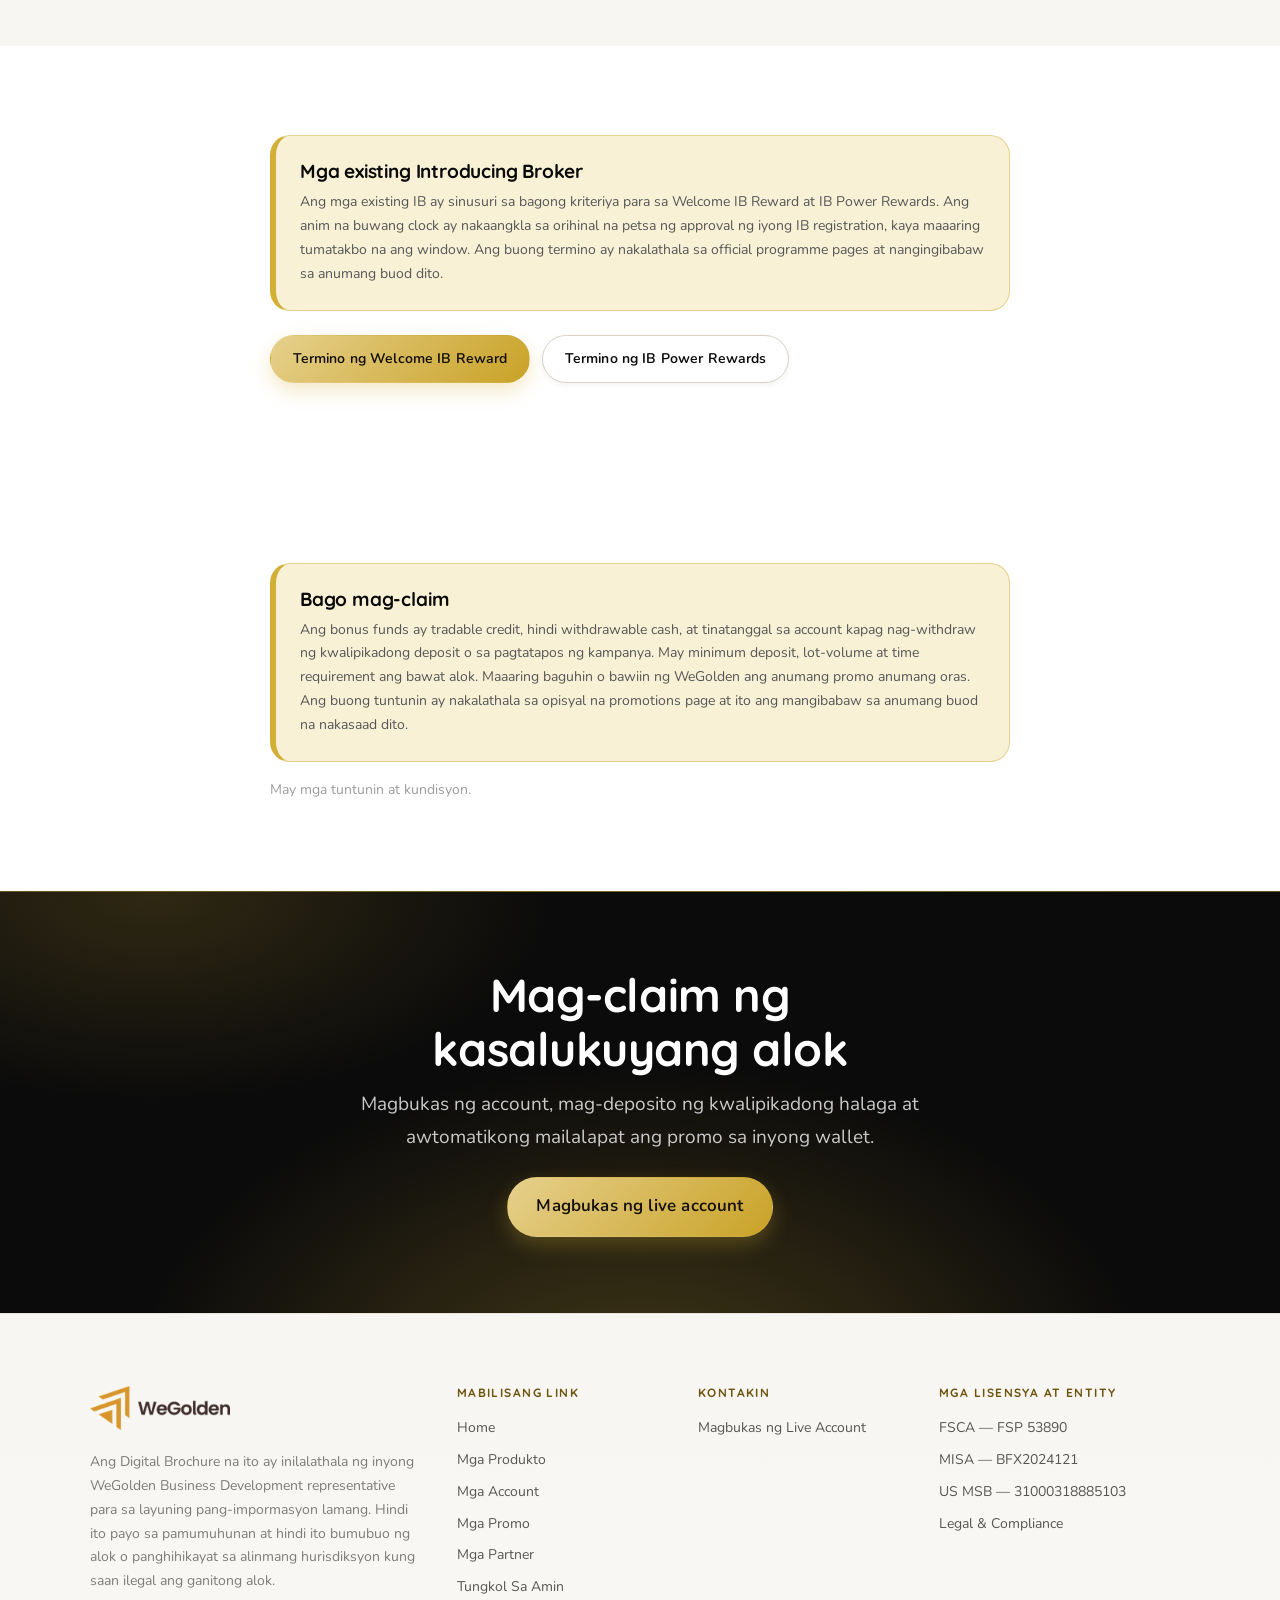
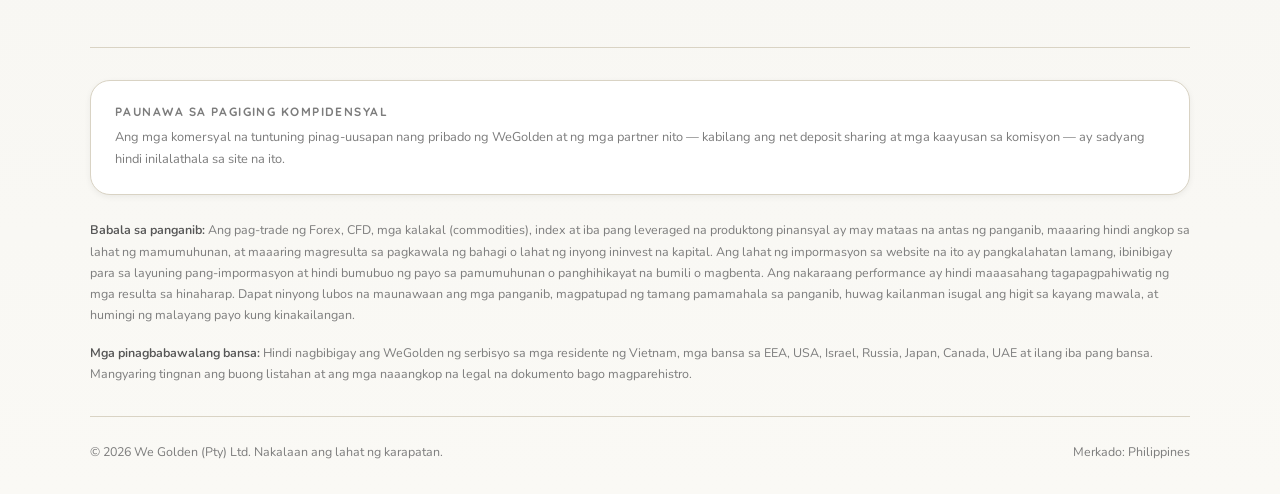
<file: tl/promotions.html>
<!DOCTYPE html>
<html lang="tl" dir="ltr">
<head>
    <meta charset="utf-8">
    <meta name="viewport" content="width=device-width, initial-scale=1">
    <title>Mga Promo — WeGolden Philippines</title>
    <meta name="description" content="Current WeGolden promotions for traders and Introducing Brokers — GoldFlash, 20% Tradable Bonus, Free Swap, and IB reward programmes.">
    <meta name="theme-color" content="#FFFFFF">

    <meta property="og:type" content="website">
    <meta property="og:site_name" content="WeGolden Philippines">
    <meta property="og:title" content="Mga Promo — WeGolden Philippines">
    <meta property="og:description" content="Current WeGolden promotions for traders and Introducing Brokers — GoldFlash, 20% Tradable Bonus, Free Swap, and IB reward programmes.">
    <meta property="og:url" content="https://wegolden-philippines.pages.dev/tl/promotions.html">
    <meta property="og:locale" content="fil_PH">
    <meta name="twitter:card" content="summary_large_image">

    <link rel="alternate" hreflang="en" href="https://wegolden-philippines.pages.dev/en/promotions.html">
    <link rel="alternate" hreflang="tl" href="https://wegolden-philippines.pages.dev/tl/promotions.html">
    <link rel="alternate" hreflang="x-default" href="https://wegolden-philippines.pages.dev/en/promotions.html">
    <link rel="canonical" href="https://wegolden-philippines.pages.dev/tl/promotions.html">

    <link rel="preconnect" href="https://fonts.googleapis.com">
    <link rel="preconnect" href="https://fonts.gstatic.com" crossorigin>
    <link href="https://fonts.googleapis.com/css2?family=Nunito:wght@400;500;600;700;800&family=Quicksand:wght@500;600;700&family=JetBrains+Mono:wght@400;600&display=swap" rel="stylesheet">

    <link rel="stylesheet" href="../assets/css/tokens.css">
    <link rel="stylesheet" href="../assets/css/base.css">
    <link rel="stylesheet" href="../assets/css/layout.css">
    <link rel="stylesheet" href="../assets/css/components.css">
    <link rel="stylesheet" href="../assets/css/pages.css">

    <link rel="icon" href="data:image/svg+xml,<svg xmlns='http://www.w3.org/2000/svg' viewBox='0 0 32 32'><rect width='32' height='32' rx='9' fill='%23FFC65C'/><text x='16' y='23' font-family='Poppins,sans-serif' font-size='19' font-weight='800' text-anchor='middle' fill='%23FFFFFF'>W</text></svg>">

    <script type="application/ld+json">
    {
      "@context": "https://schema.org",
      "@type": "FinancialService",
      "name": "WeGolden Philippines",
      "url": "https://wegolden-philippines.pages.dev",
      "description": "Current WeGolden promotions for traders and Introducing Brokers — GoldFlash, 20% Tradable Bonus, Free Swap, and IB reward programmes.",
      "areaServed": "Philippines",
      "currenciesAccepted": "PHP"
    }
    </script>
</head>
<body class="">
    <a class="skip-link" href="#main">Lumaktaw sa nilalaman</a>
    
  <header class="site-header">
    <div class="container header-inner">
      <a class="logo" href="index.html" aria-label="WeGolden — Home">
        <img class="logo-img" src="../assets/img/wegolden-logo.png" alt="WeGolden" width="724" height="228" decoding="async" />
      </a>

      <nav class="nav" aria-label="Menu">
        <a class="nav-link" href="products.html">Mga Produkto</a><a class="nav-link" href="accounts.html">Mga Account</a><a class="nav-link" href="promotions.html" aria-current="page">Mga Promo</a><a class="nav-link" href="partners.html">Mga Partner</a><a class="nav-link" href="about.html">Tungkol Sa Amin</a>
      </nav>

      <div class="header-actions">
        <div class="lang-switch" role="group" aria-label="Wika">
          <a href="../en/promotions.html" hreflang="en" lang="en">EN</a><a href="../tl/promotions.html" hreflang="tl" lang="tl" aria-current="true">FIL</a>
        </div>
        <a class="btn btn--primary btn--header" href="https://my.wegolden.com/en/auth/sign-up" target="_blank" rel="noopener">Magbukas ng Live Account</a>
        <button class="menu-toggle" type="button" aria-expanded="false" aria-controls="mobile-nav" aria-label="Menu">
          <svg viewBox="0 0 24 24" fill="none" stroke="currentColor" stroke-width="2" stroke-linecap="round" aria-hidden="true"><line x1="3" y1="6" x2="21" y2="6"/><line x1="3" y1="12" x2="21" y2="12"/><line x1="3" y1="18" x2="21" y2="18"/></svg>
        </button>
      </div>
    </div>

    <div class="mobile-nav" id="mobile-nav">
      <div class="container">
        <ul><li><a href="index.html">Home</a></li><li><a href="products.html">Mga Produkto</a></li><li><a href="accounts.html">Mga Account</a></li><li><a href="promotions.html" aria-current="page">Mga Promo</a></li><li><a href="partners.html">Mga Partner</a></li><li><a href="about.html">Tungkol Sa Amin</a></li></ul>
        <a class="btn btn--primary" href="https://my.wegolden.com/en/auth/sign-up" target="_blank" rel="noopener">Magbukas ng Live Account</a>
      </div>
    </div>
  </header>
    <main id="main">

    <section class="page-hero">
      <div class="container">
        <nav class="crumbs" aria-label="Breadcrumb">
          <a href="index.html">Home</a>
          <span aria-hidden="true">/</span>
          <span aria-current="page">Mga Promo</span>
        </nav>
        <span class="eyebrow">Mga promo</span>
        <h1>Palakasin ang inyong trading gamit ang <em>eksklusibong alok</em></h1>
        <p class="hero-lead">Mga kasalukuyang kampanya ng WeGolden para sa mga trader at Introducing Broker. Lahat ng alok ay sumasailalim sa buong tuntunin at kundisyon na nakalathala sa opisyal na promotions page.</p>
        <div class="btn-row">
          <a class="btn btn--primary btn--lg" href="https://my.wegolden.com/en/auth/sign-up" target="_blank" rel="noopener">Magbukas ng Live Account</a>
        </div>
      </div>
    </section>

    <section class="section">
      <div class="container">
        
  <div class="section-head">
    
    <h2>Para sa mga trader</h2>
    
  </div>
        <div class="grid grid--3">
  <article class="promo-card">
    <div class="promo-top">
      <span class="badge">Promo para sa trader</span>
      <span class="promo-highlight">$300 bonus</span>
    </div>
    <h3>GoldFlash</h3>
    <p>Mag-deposito mula $1,000, mag-trade ng XAUUSD at kumpletuhin ang kinakailangang lot volume sa loob ng 30 araw para makatanggap ng $300 bonus.</p>
    <div class="promo-period num">1 Enero 2026 – 31 Disyembre 2026</div>
  </article>
  <article class="promo-card">
    <div class="promo-top">
      <span class="badge">Promo para sa trader</span>
      <span class="promo-highlight">Hanggang 20%</span>
    </div>
    <h3>20% Tradable Bonus</h3>
    <p>Palakasin ang inyong trading power gamit ang deposit bonus na hanggang 20%. Mas malaking equity, mas malaking margin at mas malaking kakayahang mag-trade.</p>
    <div class="promo-period num">1 Enero 2026 – 31 Disyembre 2026</div>
  </article>
  <article class="promo-card">
    <div class="promo-top">
      <span class="badge">Promo para sa trader</span>
      <span class="promo-highlight">Walang swap</span>
    </div>
    <h3>Free Swap</h3>
    <p>Panatilihin ang posisyon magdamag nang walang swap fee — hanggang habambuhay. I-trade ang inyong strategy, hindi ang orasan.</p>
    <div class="promo-period num">1 Enero 2026 – 31 Disyembre 2026</div>
  </article></div>
      </div>
    </section>

    <section class="section section--alt">
      <div class="container">
        
  <div class="section-head">
    
    <h2>Para sa mga Introducing Broker</h2>
    
  </div>
        <div class="grid grid--2">
  <article class="promo-card">
    <div class="promo-top">
      <span class="badge badge--ib">Promo para sa IB</span>
      <span class="promo-highlight">Para sa bagong IB</span>
    </div>
    <h3>Welcome IB Reward</h3>
    <p>Gantimpala para sa mga bagong Introducing Broker na bumubuo ng de-kalidad na network: USD 88,000 IB Tree Net Deposit, dalawang magkasunod na positibong buwan at 20 Qualified Clients, lahat sa loob ng anim na buwang window.</p>
    <div class="promo-period num">Tuloy-tuloy</div>
  </article>
  <article class="promo-card">
    <div class="promo-top">
      <span class="badge badge--ib">Promo para sa IB</span>
      <span class="promo-highlight">Hanggang $1,000 / buwan</span>
    </div>
    <h3>IB Power Rewards</h3>
    <p>Magdala ng bagong kliyente, bumuo ng trading volume at kumita ng hanggang $1,000 na performance-based na buwanang gantimpala. Sinusuri ang mga existing IB sa updated na kriteriya.</p>
    <div class="promo-period num">Tuloy-tuloy</div>
  </article></div>
      </div>
    </section>

    <section class="section">
      <div class="container">
        
  <div class="section-head">
    
    <h2>Welcome IB Reward: ang qualifying test</h2>
    <p>Araw-araw na sinusuri ang programa sa loob ng fixed na anim na buwang window na nagsisimula sa petsa ng approval ng iyong IB registration. Kailangang matugunan ang tatlong kondisyon sa ibaba nang sabay &mdash; hindi sapat ang dalawa lang.</p>
  </div>
        <div class="grid grid--3">
  <article class="card card--flat">
    
    
    <h3>USD 88,000</h3>
    <p>Kailangang umabot sa hindi bababa sa USD 88,000 ang IB Tree Net Deposit ng mga client sa ilalim ng iyong code.</p>
  </article>
  <article class="card card--flat">
    
    
    <h3>Dalawang positibong buwan</h3>
    <p>Dalawang magkasunod na buwan na positibo ang Net Deposit, sa loob ng parehong anim na buwang window.</p>
  </article>
  <article class="card card--flat">
    
    
    <h3>20 kwalipikadong client</h3>
    <p>Hindi bababa sa 20 Qualified Clients, direct referrals lang ang binibilang &mdash; hindi ang buong tree.</p>
  </article></div>
      </div>
    </section>

    <section class="section section--alt">
      <div class="container">
        
  <div class="section-head">
    
    <h2>Sino ang Qualified Client</h2>
    <p>Kailangang matugunan ng client ang lahat ng apat na kriteriya sa ibaba. Hindi sapat ang tatlo, at sadyang mahigpit ang trading test: closed positions lang na gumalaw ng hindi bababa sa tatlong pip ang binibilang.</p>
  </div>
        
  <div class="table-wrap">
    <table>
      <caption class="visually-hidden">Kriteriya ng Qualified Client</caption>
      <thead>
        <tr><th scope="col">Kriteriya</th><th scope="col">Kinakailangan</th></tr>
      </thead>
      <tbody>
        <tr><th scope="row" style="text-align:start;font-weight:550;color:inherit">KYC Level 1</th><td>Verified ang ID, proof of address at selfie</td></tr><tr><th scope="row" style="text-align:start;font-weight:550;color:inherit">Net Deposit</th><td>Hindi bababa sa USD 150</td></tr><tr><th scope="row" style="text-align:start;font-weight:550;color:inherit">Trading volume</th><td>Hindi bababa sa 0.5 standard lot equivalent</td></tr><tr><th scope="row" style="text-align:start;font-weight:550;color:inherit">Paano binibilang ang volume</th><td>Closed positions lang na may hindi bababa sa 3 pip na galaw</td></tr>
      </tbody>
    </table>
  </div>
  <p class="table-note">Account Move Rule: hindi kwalipikado ang client kung may naunang deposit siya sa ilalim ng ibang IB code. Hindi nadadala ang volume na naipon bago ang deposit na iyon.</p>
      </div>
    </section>

    <section class="section">
      <div class="container container--narrow">
        
  <div class="callout">
    <h3>Mga existing Introducing Broker</h3>
    <p>Ang mga existing IB ay sinusuri sa bagong kriteriya para sa Welcome IB Reward at IB Power Rewards. Ang anim na buwang clock ay nakaangkla sa orihinal na petsa ng approval ng iyong IB registration, kaya maaaring tumatakbo na ang window. Ang buong termino ay nakalathala sa official programme pages at nangingibabaw sa anumang buod dito.</p>
  </div>
        <div class="btn-row" style="margin-block-start:var(--sp-5)">
          <a class="btn btn--primary" href="https://wegolden.com/welcome-ib-reward/" target="_blank" rel="noopener">Termino ng Welcome IB Reward</a>
          <a class="btn btn--ghost" href="https://wegolden.com/ib-power-rewards/" target="_blank" rel="noopener">Termino ng IB Power Rewards</a>
        </div>
      </div>
    </section>

    <section class="section">
      <div class="container container--narrow">
        
  <div class="callout">
    <h3>Bago mag-claim</h3>
    <p>Ang bonus funds ay tradable credit, hindi withdrawable cash, at tinatanggal sa account kapag nag-withdraw ng kwalipikadong deposit o sa pagtatapos ng kampanya. May minimum deposit, lot-volume at time requirement ang bawat alok. Maaaring baguhin o bawiin ng WeGolden ang anumang promo anumang oras. Ang buong tuntunin ay nakalathala sa opisyal na promotions page at ito ang mangibabaw sa anumang buod na nakasaad dito.</p>
  </div>
        <p style="margin-block-start:var(--sp-4);color:var(--text-faint);font-size:var(--fs-sm)">
          May mga tuntunin at kundisyon.
        </p>
      </div>
    </section>

    
  <section class="cta-band">
    <div class="container container--narrow">
      <h2>Mag-claim ng kasalukuyang alok</h2>
      <p>Magbukas ng account, mag-deposito ng kwalipikadong halaga at awtomatikong mailalapat ang promo sa inyong wallet.</p>
      <div class="btn-row"><a class="btn btn--primary btn--lg" href="https://my.wegolden.com/en/auth/sign-up" target="_blank" rel="noopener">Magbukas ng live account</a></div>
    </div>
  </section>
    </main>
    
  <footer class="site-footer">
    <div class="container">
      <div class="footer-grid">
        <div class="footer-brand">
          <a class="logo logo--footer" href="index.html">
            <img class="logo-img" src="../assets/img/wegolden-logo.png" alt="WeGolden" width="724" height="228" loading="lazy" decoding="async" />
          </a>
          <p>Ang Digital Brochure na ito ay inilalathala ng inyong WeGolden Business Development representative para sa layuning pang-impormasyon lamang. Hindi ito payo sa pamumuhunan at hindi ito bumubuo ng alok o panghihikayat sa alinmang hurisdiksyon kung saan ilegal ang ganitong alok.</p>
        </div>

        <div class="footer-col">
          <h4>Mabilisang link</h4>
          <ul><li><a href="index.html">Home</a></li><li><a href="products.html">Mga Produkto</a></li><li><a href="accounts.html">Mga Account</a></li><li><a href="promotions.html">Mga Promo</a></li><li><a href="partners.html">Mga Partner</a></li><li><a href="about.html">Tungkol Sa Amin</a></li></ul>
        </div>

        <div class="footer-col">
          <h4>Kontakin</h4>
          <ul>
            <li><a href="https://my.wegolden.com/en/auth/sign-up" target="_blank" rel="noopener">Magbukas ng Live Account</a></li>
          </ul>
        </div>

        <div class="footer-col">
          <h4>Mga lisensya at entity</h4>
          <ul>
            <li><a href="https://wegolden.com/licenses/" target="_blank" rel="noopener">FSCA — FSP 53890</a></li>
            <li><a href="https://wegolden.com/licenses/" target="_blank" rel="noopener">MISA — BFX2024121</a></li>
            <li><a href="https://wegolden.com/licenses/" target="_blank" rel="noopener">US MSB — 31000318885103</a></li>
            <li><a href="https://wegolden.com/legal-compliance/" target="_blank" rel="noopener">Legal &amp; Compliance</a></li>
          </ul>
        </div>
      </div>

      <div class="footer-note">
        <h4>Paunawa sa pagiging kompidensyal</h4>
        <p>Ang mga komersyal na tuntuning pinag-uusapan nang pribado ng WeGolden at ng mga partner nito — kabilang ang net deposit sharing at mga kaayusan sa komisyon — ay sadyang hindi inilalathala sa site na ito.</p>
      </div>

      <div class="footer-legal">
        <p><strong>Babala sa panganib:</strong> Ang pag-trade ng Forex, CFD, mga kalakal (commodities), index at iba pang leveraged na produktong pinansyal ay may mataas na antas ng panganib, maaaring hindi angkop sa lahat ng mamumuhunan, at maaaring magresulta sa pagkawala ng bahagi o lahat ng inyong ininvest na kapital. Ang lahat ng impormasyon sa website na ito ay pangkalahatan lamang, ibinibigay para sa layuning pang-impormasyon at hindi bumubuo ng payo sa pamumuhunan o panghihikayat na bumili o magbenta. Ang nakaraang performance ay hindi maaasahang tagapagpahiwatig ng mga resulta sa hinaharap. Dapat ninyong lubos na maunawaan ang mga panganib, magpatupad ng tamang pamamahala sa panganib, huwag kailanman isugal ang higit sa kayang mawala, at humingi ng malayang payo kung kinakailangan.</p>
        <p><strong>Mga pinagbabawalang bansa:</strong> Hindi nagbibigay ang WeGolden ng serbisyo sa mga residente ng Vietnam, mga bansa sa EEA, USA, Israel, Russia, Japan, Canada, UAE at ilang iba pang bansa. Mangyaring tingnan ang buong listahan at ang mga naaangkop na legal na dokumento bago magparehistro.</p>
        
      </div>

      <div class="footer-bottom">
        <span>© 2026 We Golden (Pty) Ltd. Nakalaan ang lahat ng karapatan.</span>
        <span class="num">Merkado: Philippines</span>
      </div>
    </div>
  </footer>
    <script src="../assets/js/main.js" defer></script>
</body>
</html>
</file>
<file: assets/css/tokens.css>
/* ============================================================
   DESIGN TOKENS — "Gold / Black / White" premium theme
   Rebrand by editing this file only.
   ============================================================ */

:root {
  /* ---- Accent: metallic gold (brand) ---- */
  --gold-100: #F8F1D6;
  --gold-300: #E6D08C;
  --gold-400: #D4AF37;
  --gold-500: #C9A227;
  --gold-600: #8A6A12;
  --gold-700: #6E540E;

  /* ---- Companion accents (neutralised to gold / stone) ---- */
  --blush-100: #F4F1E9;
  --blush-300: #E7DCC0;
  --blush-400: #D4AF37;
  --blush-500: #C9A227;
  --blush-700: #7A5E0F;

  --mint-100: #F4F1E9;
  --mint-400: #D4AF37;
  --mint-600: #7A5E0F;

  --lilac-100: #F5F3EC;
  --lilac-300: #E7DCC0;
  --lilac-500: #C9A227;

  --sky-100: #F4F1E9;
  --sky-400: #D4AF37;

  /* ---- Ink: surfaces (white → stone) ---- */
  --ink-950: #FFFFFF;   /* page background */
  --ink-900: #F7F6F2;   /* alt section */
  --ink-850: #FFFFFF;   /* cards */
  --ink-800: #FAF9F5;   /* raised surface */
  --ink-700: #EFEDE5;
  --ink-600: #E3DFD3;

  /* ---- Text ---- */
  --text-strong: #0A0A0A;
  --text: #1C1C1C;
  --text-muted: #565656;
  --text-dim: #7C7C7C;
  --text-faint: #9C9C9C;

  /* ---- Lines & shadows ---- */
  --line: #E8E4DA;
  --line-strong: #D9D3C4;
  --line-accent: #E4CE8A;

  /* ---- Light surfaces (kept for compatibility) ---- */
  --paper: #FFFFFF;
  --paper-alt: #F7F6F2;
  --paper-line: #E8E4DA;
  --ink-on-paper: #0A0A0A;
  --muted-on-paper: #565656;

  /* ---- Semantic ---- */
  --positive: #1E7A4D;
  --negative: #B23A2E;

  /* ---- Text on accent fills (gold) ---- */
  --on-accent: #14100A;

  /* ---- Typography: rounded & friendly ---- */
  --font-body: 'Nunito', -apple-system, BlinkMacSystemFont, 'Segoe UI', system-ui, sans-serif;
  --font-display: 'Quicksand', 'Nunito', system-ui, sans-serif;
  --font-mono: 'JetBrains Mono', ui-monospace, 'SF Mono', Menlo, monospace;

  /* Type scale (fluid) */
  --fs-xs: 0.75rem;
  --fs-sm: 0.875rem;
  --fs-base: clamp(0.95rem, 0.9rem + 0.2vw, 1.0625rem);
  --fs-md: clamp(1.05rem, 1rem + 0.3vw, 1.1875rem);
  --fs-lg: clamp(1.25rem, 1.1rem + 0.7vw, 1.5rem);
  --fs-xl: clamp(1.5rem, 1.25rem + 1.2vw, 2rem);
  --fs-2xl: clamp(1.9rem, 1.4rem + 2.2vw, 2.9rem);
  --fs-3xl: clamp(2.3rem, 1.6rem + 3.4vw, 4rem);
  --fs-4xl: clamp(2.7rem, 1.7rem + 4.6vw, 5rem);

  /* Spacing */
  --sp-1: 0.25rem;
  --sp-2: 0.5rem;
  --sp-3: 0.75rem;
  --sp-4: 1rem;
  --sp-5: 1.5rem;
  --sp-6: 2rem;
  --sp-7: 3rem;
  --sp-8: 4rem;
  --sp-9: 6rem;
  --sp-10: 8rem;

  /* Layout */
  --container: 1180px;
  --container-narrow: 820px;
  --gutter: clamp(1.15rem, 4vw, 2.5rem);
  --header-h: 76px;

  /* Shape — soft and round */
  --radius-sm: 12px;
  --radius: 20px;
  --radius-lg: 30px;
  --radius-xl: 40px;
  --radius-pill: 999px;

  /* Elevation — crisp neutral shadows */
  --shadow-sm: 0 2px 6px rgba(0, 0, 0, 0.06);
  --shadow: 0 10px 30px rgba(0, 0, 0, 0.10);
  --shadow-lg: 0 24px 60px rgba(0, 0, 0, 0.14);
  --shadow-pink: 0 12px 34px rgba(201, 162, 39, 0.26);
  --glow-gold: 0 0 0 4px rgba(212, 175, 55, 0.20), 0 12px 30px rgba(212, 175, 55, 0.24);

  /* Motion */
  --ease: cubic-bezier(0.22, 0.61, 0.36, 1);
  --dur: 220ms;
}

/* Filipino uses the same Latin typefaces — no override needed. */
</file>
<file: assets/css/base.css>
/* ============================================================
   BASE — reset, typography, accessibility primitives
   ============================================================ */

*,
*::before,
*::after { box-sizing: border-box; }

* { margin: 0; }

html {
  -webkit-text-size-adjust: 100%;
  scroll-behavior: smooth;
  scroll-padding-block-start: calc(var(--header-h) + 1rem);
}

body {
  font-family: var(--font-body);
  font-size: var(--fs-base);
  line-height: 1.7;
  color: var(--text);
  background: var(--ink-950);
  -webkit-font-smoothing: antialiased;
  -moz-osx-font-smoothing: grayscale;
  text-rendering: optimizeLegibility;
  overflow-x: hidden;
}

img,
svg,
video {
  display: block;
  max-inline-size: 100%;
  block-size: auto;
}

h1, h2, h3, h4 {
  font-family: var(--font-display);
  font-weight: 700;
  line-height: 1.16;
  letter-spacing: -0.01em;
  text-wrap: balance;
  color: var(--text-strong);
}

h1 { font-size: var(--fs-3xl); }
h2 { font-size: var(--fs-2xl); }
h3 { font-size: var(--fs-lg); }
h4 { font-size: var(--fs-md); }

p { text-wrap: pretty; }

a {
  color: inherit;
  text-decoration: none;
}

ul, ol { padding-inline-start: 1.15em; }

button,
input,
select,
textarea {
  font: inherit;
  color: inherit;
}

button { cursor: pointer; border: none; background: none; }

strong { font-weight: 650; color: var(--text-strong); }

em {
  font-style: normal;
  color: var(--gold-600);
  position: relative;
  white-space: nowrap;
}
/* cute hand-drawn underline behind emphasised words */
em::after {
  content: '';
  position: absolute;
  inset-inline: -0.06em;
  inset-block-end: 0.02em;
  block-size: 0.34em;
  background: var(--gold-300);
  border-radius: var(--radius-pill);
  opacity: 0.55;
  z-index: -1;
}

/* Focus — visible, brand-consistent */
:focus-visible {
  outline: 3px solid var(--blush-400);
  outline-offset: 3px;
  border-radius: 8px;
}

::selection {
  background: var(--blush-300);
  color: var(--text-strong);
}

/* Skip link */
.skip-link {
  position: absolute;
  inset-block-start: -100%;
  inset-inline-start: var(--sp-4);
  z-index: 200;
  padding: var(--sp-3) var(--sp-5);
  background: var(--gold-400);
  color: var(--on-accent);
  font-weight: 700;
  border-radius: var(--radius-pill);
  transition: inset-block-start var(--dur) var(--ease);
}
.skip-link:focus { inset-block-start: var(--sp-4); }

/* Utilities */
.visually-hidden {
  position: absolute !important;
  inline-size: 1px;
  block-size: 1px;
  padding: 0;
  margin: -1px;
  overflow: hidden;
  clip-path: inset(50%);
  white-space: nowrap;
  border: 0;
}

/* Numbers, prices and ranges stay LTR regardless of page direction */
.num, .price, time, .ltr {
  direction: ltr;
  unicode-bidi: isolate;
  font-variant-numeric: tabular-nums;
}

@media (prefers-reduced-motion: reduce) {
  html { scroll-behavior: auto; }
  *, *::before, *::after {
    animation-duration: 0.01ms !important;
    animation-iteration-count: 1 !important;
    transition-duration: 0.01ms !important;
  }
}

@media print {
  body { background: #fff; color: #000; }
  .site-header, .site-footer, .cta-band, .mobile-nav { display: none !important; }
  a { text-decoration: underline; }
  .section { break-inside: avoid; }
}
</file>
<file: assets/css/layout.css>
/* ============================================================
   LAYOUT — container, sections, header, footer
   ============================================================ */

.container {
  inline-size: 100%;
  max-inline-size: var(--container);
  margin-inline: auto;
  padding-inline: var(--gutter);
}

.container--narrow { max-inline-size: var(--container-narrow); }

.section {
  padding-block: clamp(3.5rem, 7vw, 6.5rem);
  position: relative;
}

.section--tight { padding-block: clamp(2.5rem, 5vw, 4rem); }

.section--paper {
  background: var(--paper);
  color: var(--ink-on-paper);
}
.section--paper h1,
.section--paper h2,
.section--paper h3,
.section--paper h4 { color: var(--ink-on-paper); }
.section--paper p { color: var(--muted-on-paper); }
.section--paper em { color: var(--gold-700); }
.section--paper strong { color: var(--ink-on-paper); }

.section--alt { background: var(--ink-900); }

.section--hairline { border-block-start: 1px solid var(--line); }

/* Section heading block */
.section-head {
  max-inline-size: 62ch;
  margin-block-end: clamp(2rem, 4vw, 3.25rem);
}
.section-head--center {
  margin-inline: auto;
  text-align: center;
}

.eyebrow {
  display: inline-flex;
  align-items: center;
  gap: var(--sp-2);
  font-size: var(--fs-xs);
  font-weight: 800;
  letter-spacing: 0.1em;
  text-transform: uppercase;
  color: var(--gold-700);
  background: var(--gold-100);
  border: 1px solid var(--gold-300);
  border-radius: var(--radius-pill);
  padding: 5px 14px;
  margin-block-end: var(--sp-4);
}
.eyebrow::before {
  content: '✦';
  font-size: 0.7rem;
  color: var(--gold-600);
  line-height: 1;
}
.section-head--center .eyebrow::before { content: '✦'; }

.section-head h2 { margin-block-end: var(--sp-4); }
.section-head p {
  font-size: var(--fs-md);
  color: var(--text-muted);
  line-height: 1.7;
}
.section--paper .section-head p { color: var(--muted-on-paper); }

/* ---------- Grid helpers ---------- */
.grid { display: grid; gap: var(--sp-5); }
.grid > * { min-inline-size: 0; }

.grid--2 { grid-template-columns: repeat(auto-fit, minmax(min(100%, 320px), 1fr)); }
.grid--3 { grid-template-columns: repeat(auto-fit, minmax(min(100%, 280px), 1fr)); }
.grid--4 { grid-template-columns: repeat(auto-fit, minmax(min(100%, 220px), 1fr)); }

/* ============================================================
   HEADER
   ============================================================ */

.site-header {
  position: sticky;
  inset-block-start: 0;
  z-index: 100;
  background: rgba(255, 255, 255, 0.86);
  backdrop-filter: blur(16px) saturate(150%);
  -webkit-backdrop-filter: blur(16px) saturate(150%);
  border-block-end: 1px solid var(--line);
}

.header-inner {
  display: flex;
  align-items: center;
  gap: var(--sp-5);
  block-size: var(--header-h);
}

.logo {
  display: inline-flex;
  align-items: center;
  gap: var(--sp-2);
  font-family: var(--font-display);
  font-weight: 800;
  font-size: 1.15rem;
  letter-spacing: -0.03em;
  color: var(--text-strong);
  flex-shrink: 0;
}
.logo-img {
  display: block;
  block-size: 36px;
  inline-size: auto;
  max-inline-size: none;
  transition: transform var(--dur) var(--ease);
}
.logo:hover .logo-img { transform: translateY(-1px) scale(1.02); }
.logo--footer .logo-img { block-size: 44px; }

.nav {
  display: flex;
  align-items: center;
  gap: var(--sp-1);
  margin-inline-start: auto;
}

.nav-link {
  padding: var(--sp-2) var(--sp-3);
  font-size: var(--fs-sm);
  font-weight: 550;
  color: var(--text-muted);
  border-radius: var(--radius-sm);
  transition: color var(--dur) var(--ease), background var(--dur) var(--ease);
  white-space: nowrap;
}
.nav-link:hover { color: var(--text-strong); background: var(--gold-100); }
.nav-link[aria-current='page'] { color: var(--gold-700); background: var(--gold-100); }

.header-actions {
  display: flex;
  align-items: center;
  gap: var(--sp-2);
  flex-shrink: 0;
}

/* Language switch */
.lang-switch {
  display: inline-flex;
  padding: 3px;
  background: var(--ink-800);
  border: 1px solid var(--line-strong);
  border-radius: var(--radius-pill);
  gap: 2px;
}
.lang-switch a {
  padding: 4px 10px;
  font-size: 0.72rem;
  font-weight: 700;
  letter-spacing: 0.04em;
  color: var(--text-dim);
  border-radius: var(--radius-pill);
  transition: all var(--dur) var(--ease);
}
.lang-switch a:hover { color: var(--text-strong); background: #fff; }
.lang-switch a[aria-current='true'] {
  background: linear-gradient(135deg, var(--gold-400), var(--gold-600));
  color: #fff;
  box-shadow: 0 3px 10px rgba(212, 175, 55, 0.3);
}

/* Mobile menu button */
.menu-toggle {
  display: none;
  inline-size: 40px;
  block-size: 40px;
  border-radius: 12px;
  border: 1px solid var(--line-strong);
  background: #fff;
  color: var(--text-strong);
  place-items: center;
}
.menu-toggle svg { inline-size: 20px; block-size: 20px; }

.mobile-nav {
  display: none;
  border-block-start: 1px solid var(--line);
  background: var(--ink-950);
  padding-block: var(--sp-4);
}
.mobile-nav.is-open { display: block; }
.mobile-nav ul {
  list-style: none;
  padding: 0;
  display: grid;
  gap: 2px;
}
.mobile-nav a {
  display: block;
  padding: var(--sp-3) var(--sp-4);
  border-radius: var(--radius-sm);
  font-weight: 550;
  color: var(--text);
}
.mobile-nav a:hover,
.mobile-nav a[aria-current='page'] { background: var(--gold-100); color: var(--gold-700); }
.mobile-nav .btn { margin-block-start: var(--sp-3); inline-size: 100%; }

/* Responsive header: collapse only on phones, compact on tablets */
@media (max-width: 1080px) {
  .nav-link { padding-inline: var(--sp-2); font-size: 0.8rem; }
  /* The header CTA is duplicated in the mobile menu; drop it before the nav collapses */
  .header-actions .btn--header { display: none; }
}

@media (max-width: 900px) {
  .nav { display: none; }
  .menu-toggle { display: grid; }
  .header-actions { margin-inline-start: auto; }
  .header-actions .btn--header { display: none; }
}

@media (max-width: 420px) {
  .logo-img { block-size: 30px; }
  .logo--footer .logo-img { block-size: 38px; }
}

/* ============================================================
   FOOTER
   ============================================================ */

.site-footer {
  background: linear-gradient(180deg, var(--ink-900), var(--ink-800));
  border-block-start: 1px solid var(--line);
  padding-block: clamp(3rem, 6vw, 4.5rem) var(--sp-6);
  font-size: var(--fs-sm);
}

.footer-grid {
  display: grid;
  grid-template-columns: 1.6fr 1fr 1fr 1.2fr;
  gap: var(--sp-6);
  padding-block-end: var(--sp-7);
  border-block-end: 1px solid var(--line-strong);
}
.footer-grid > * { min-inline-size: 0; }

.footer-brand p {
  color: var(--text-dim);
  line-height: 1.7;
  margin-block-start: var(--sp-3);
  max-inline-size: 42ch;
}

.footer-col h4 {
  font-size: var(--fs-xs);
  text-transform: uppercase;
  letter-spacing: 0.12em;
  color: var(--gold-700);
  margin-block-end: var(--sp-4);
  font-weight: 800;
}

.footer-col ul { list-style: none; padding: 0; display: grid; gap: var(--sp-2); }
.footer-col a {
  color: var(--text-muted);
  transition: color var(--dur) var(--ease);
}
.footer-col a:hover { color: var(--blush-700); }

.footer-note {
  margin-block-start: var(--sp-6);
  padding: var(--sp-5);
  background: #fff;
  border: 1px solid var(--line-strong);
  border-radius: var(--radius);
  box-shadow: var(--shadow-sm);
}
.footer-note h4 {
  font-size: var(--fs-xs);
  text-transform: uppercase;
  letter-spacing: 0.12em;
  color: var(--text-dim);
  margin-block-end: var(--sp-2);
}
.footer-note p {
  color: var(--text-dim);
  font-size: 0.8rem;
  line-height: 1.7;
}

.footer-legal {
  margin-block-start: var(--sp-5);
  display: grid;
  gap: var(--sp-4);
  color: var(--text-dim);
  font-size: 0.78rem;
  line-height: 1.7;
}
.footer-legal strong { color: var(--text-muted); }

.footer-bottom {
  margin-block-start: var(--sp-6);
  padding-block-start: var(--sp-5);
  border-block-start: 1px solid var(--line-strong);
  display: flex;
  flex-wrap: wrap;
  gap: var(--sp-3);
  justify-content: space-between;
  align-items: center;
  color: var(--text-dim);
  font-size: 0.78rem;
}

@media (max-width: 900px) {
  .footer-grid { grid-template-columns: 1fr 1fr; }
}
@media (max-width: 560px) {
  .footer-grid { grid-template-columns: 1fr; gap: var(--sp-5); }
}

/* Philippine flag inside eyebrow */
.eyebrow-flag {
  inline-size: 22px;
  block-size: 15px;
  border-radius: 2px;
  box-shadow: 0 0 0 1px rgba(0, 0, 0, 0.12);
  flex-shrink: 0;
  margin-inline-end: 2px;
}
</file>
<file: assets/css/components.css>
/* ============================================================
   COMPONENTS — buttons, cards, tables, badges, lists
   ============================================================ */

/* ---------- Buttons ---------- */
.btn {
  display: inline-flex;
  align-items: center;
  justify-content: center;
  gap: var(--sp-2);
  padding: 0.72rem 1.35rem;
  font-family: var(--font-body);
  font-size: var(--fs-sm);
  font-weight: 650;
  letter-spacing: 0.01em;
  border-radius: var(--radius-pill);
  border: 1px solid transparent;
  transition: transform var(--dur) var(--ease), box-shadow var(--dur) var(--ease),
              background var(--dur) var(--ease), color var(--dur) var(--ease),
              border-color var(--dur) var(--ease);
  white-space: nowrap;
  text-align: center;
}
.btn:hover { transform: translateY(-1px); }
.btn:active { transform: translateY(0); }

.btn--primary {
  background: linear-gradient(135deg, var(--gold-300), var(--gold-500));
  color: var(--on-accent);
  box-shadow: 0 8px 20px rgba(212, 175, 55, 0.28);
}
.btn--primary:hover {
  box-shadow: 0 12px 28px rgba(212, 175, 55, 0.4);
  transform: translateY(-2px);
}

.btn--ghost {
  background: #fff;
  color: var(--text-strong);
  border-color: var(--line-strong);
  box-shadow: var(--shadow-sm);
}
.btn--ghost:hover { border-color: var(--gold-400); color: var(--gold-700); background: var(--gold-100); }

.btn--dark {
  background: var(--text-strong);
  color: #fff;
  border-color: transparent;
}
.btn--dark:hover { background: #2A2A2A; }

.btn--lg { padding: 0.9rem 1.75rem; font-size: var(--fs-base); }
.btn--block { inline-size: 100%; }

.btn svg { inline-size: 16px; block-size: 16px; flex-shrink: 0; }

.btn-row {
  display: flex;
  flex-wrap: wrap;
  gap: var(--sp-3);
  align-items: center;
}

/* ---------- Cards ---------- */
.card {
  position: relative;
  padding: var(--sp-5);
  background: #fff;
  border: 1px solid var(--line);
  border-radius: var(--radius-lg);
  box-shadow: var(--shadow-sm);
  transition: border-color var(--dur) var(--ease), transform var(--dur) var(--ease),
              box-shadow var(--dur) var(--ease);
  min-inline-size: 0;
}
.card:hover {
  border-color: var(--gold-300);
  transform: translateY(-4px) rotate(-0.5deg);
  box-shadow: var(--shadow);
}

.card h3 { margin-block-end: var(--sp-2); font-size: var(--fs-md); }
.card p { color: var(--text-muted); font-size: var(--fs-sm); line-height: 1.7; }

.card--flat { background: #fff; }
.card--flat:hover { transform: translateY(-3px); box-shadow: var(--shadow); }

.card--paper {
  background: #fff;
  border-color: var(--paper-line);
  color: var(--ink-on-paper);
}
.card--paper h3 { color: var(--ink-on-paper); }
.card--paper p { color: var(--muted-on-paper); }
.card--paper:hover { border-color: var(--gold-500); }

.card-icon {
  inline-size: 46px;
  block-size: 46px;
  border-radius: 16px;
  display: grid;
  place-items: center;
  background: linear-gradient(140deg, var(--gold-100), var(--blush-100));
  border: 1px solid var(--gold-300);
  color: var(--gold-700);
  margin-block-end: var(--sp-4);
  font-size: 1.1rem;
  transform: rotate(-3deg);
}
.card-icon svg { inline-size: 22px; block-size: 22px; }
.card--paper .card-icon { background: var(--gold-100); border-color: var(--gold-300); color: var(--gold-700); }

.card-num {
  font-family: var(--font-mono);
  font-size: var(--fs-xs);
  color: var(--blush-500);
  letter-spacing: 0.1em;
  margin-block-end: var(--sp-3);
  display: block;
}

/* ---------- Badge / pill ---------- */
.badge {
  display: inline-flex;
  align-items: center;
  gap: 6px;
  padding: 4px 11px;
  font-size: 0.7rem;
  font-weight: 700;
  letter-spacing: 0.06em;
  text-transform: uppercase;
  border-radius: var(--radius-pill);
  background: var(--gold-100);
  color: var(--gold-700);
  border: 1px solid var(--gold-300);
  white-space: nowrap;
}
.badge--neutral {
  background: var(--ink-800);
  color: var(--text-muted);
  border-color: var(--line-strong);
}
.badge--ib {
  background: var(--mint-100);
  color: var(--positive);
  border-color: var(--mint-400);
}

/* ---------- Feature list ---------- */
.feature-list {
  list-style: none;
  padding: 0;
  display: grid;
  gap: var(--sp-3);
}
.feature-list li {
  display: flex;
  gap: var(--sp-3);
  align-items: flex-start;
  font-size: var(--fs-sm);
  color: var(--text-muted);
  line-height: 1.6;
}
.feature-list li::before {
  content: '';
  flex-shrink: 0;
  inline-size: 18px;
  block-size: 18px;
  margin-block-start: 3px;
  border-radius: 50%;
  background: var(--blush-100);
  border: 1px solid var(--blush-300);
  background-image: url("data:image/svg+xml,%3Csvg xmlns='http://www.w3.org/2000/svg' viewBox='0 0 24 24' fill='none' stroke='%23F97D9C' stroke-width='3.6' stroke-linecap='round' stroke-linejoin='round'%3E%3Cpolyline points='20 6 9 17 4 12'/%3E%3C/svg%3E");
  background-size: 11px;
  background-repeat: no-repeat;
  background-position: center;
}
.section--paper .feature-list li { color: var(--muted-on-paper); }

/* ---------- Tables ---------- */
.table-wrap {
  inline-size: 100%;
  overflow-x: auto;
  -webkit-overflow-scrolling: touch;
  border: 1px solid var(--line-strong);
  border-radius: var(--radius);
  background: #fff;
  box-shadow: var(--shadow-sm);
}
.table-wrap--paper {
  background: #fff;
  border-color: var(--paper-line);
}

table {
  inline-size: 100%;
  border-collapse: collapse;
  font-size: var(--fs-sm);
  min-inline-size: 560px;
}

thead th {
  position: sticky;
  inset-block-start: 0;
  background: var(--gold-100);
  color: var(--gold-700);
  font-family: var(--font-display);
  font-weight: 650;
  font-size: var(--fs-xs);
  letter-spacing: 0.06em;
  text-transform: uppercase;
  text-align: start;
  padding: var(--sp-3) var(--sp-4);
  border-block-end: 1px solid var(--gold-300);
  white-space: nowrap;
}

tbody td {
  padding: var(--sp-3) var(--sp-4);
  border-block-end: 1px solid var(--line);
  color: var(--text-muted);
  vertical-align: top;
}
tbody tr:last-child td { border-block-end: none; }
tbody tr:hover td { background: var(--gold-100); }

tbody td:first-child {
  color: var(--text-strong);
  font-weight: 550;
}

.table-wrap--paper thead th {
  background: var(--paper-alt);
  color: var(--ink-on-paper);
  border-block-end-color: var(--paper-line);
}
.table-wrap--paper tbody td {
  color: var(--muted-on-paper);
  border-block-end-color: var(--paper-line);
}
.table-wrap--paper tbody td:first-child { color: var(--ink-on-paper); }
.table-wrap--paper tbody tr:hover td { background: var(--paper-alt); }

.table-note {
  margin-block-start: var(--sp-4);
  font-size: var(--fs-xs);
  color: var(--text-dim);
  line-height: 1.7;
  max-inline-size: 80ch;
}
.section--paper .table-note { color: var(--muted-on-paper); }

/* ---------- Callout ---------- */
.callout {
  padding: var(--sp-5);
  border-radius: var(--radius);
  background: var(--gold-100);
  border: 1px solid var(--gold-300);
  border-inline-start: 6px solid var(--gold-400);
  border-radius: var(--radius);
}
.callout h3, .callout h4 {
  font-size: var(--fs-md);
  margin-block-end: var(--sp-2);
}
.callout p {
  color: var(--text-muted);
  font-size: var(--fs-sm);
  line-height: 1.7;
}
.callout--neutral {
  background: var(--lilac-100);
  border-color: var(--lilac-300);
  border-inline-start-color: var(--lilac-500);
}

/* ---------- Promo card ---------- */
.promo-card {
  display: flex;
  flex-direction: column;
  gap: var(--sp-3);
  padding: var(--sp-5);
  background: linear-gradient(160deg, #fff, var(--gold-100));
  border: 1px solid var(--line-strong);
  border-radius: var(--radius-lg);
  box-shadow: var(--shadow-sm);
  position: relative;
  overflow: hidden;
  transition: border-color var(--dur) var(--ease), transform var(--dur) var(--ease);
  min-inline-size: 0;
}
.promo-card::after {
  content: '';
  position: absolute;
  inset-block-start: -40%;
  inset-inline-end: -20%;
  inline-size: 180px;
  block-size: 180px;
  background: radial-gradient(circle, rgba(212, 175, 55, 0.18), transparent 68%);
  pointer-events: none;
}
.promo-card:hover { border-color: var(--blush-300); transform: translateY(-4px) rotate(0.5deg); box-shadow: var(--shadow); }

.promo-top {
  display: flex;
  justify-content: space-between;
  align-items: center;
  gap: var(--sp-2);
  flex-wrap: wrap;
}
.promo-card h3 { font-size: var(--fs-lg); }
.promo-highlight {
  font-family: var(--font-display);
  font-size: var(--fs-lg);
  font-weight: 800;
  color: var(--blush-500);
  letter-spacing: -0.02em;
}
.promo-card p { color: var(--text-muted); font-size: var(--fs-sm); line-height: 1.7; }
.promo-period {
  font-size: var(--fs-xs);
  color: var(--text-dim);
  font-family: var(--font-mono);
  letter-spacing: 0.02em;
  margin-block-start: auto;
  padding-block-start: var(--sp-2);
  border-block-start: 1px dashed var(--line-strong);
}

/* ---------- Stat block ---------- */
.stat {
  padding: var(--sp-4);
  border-inline-start: 3px solid var(--blush-300);
  padding-inline-start: var(--sp-4);
}
.stat-value {
  font-family: var(--font-display);
  font-size: clamp(1.5rem, 1.2rem + 1.2vw, 2.1rem);
  font-weight: 800;
  color: var(--gold-600);
  letter-spacing: -0.02em;
  line-height: 1;
  display: block;
}
.stat-label {
  display: block;
  margin-block-start: var(--sp-2);
  font-size: var(--fs-xs);
  color: var(--text-dim);
  text-transform: uppercase;
  letter-spacing: 0.1em;
  font-weight: 600;
}

/* ---------- Step list ---------- */
.steps {
  list-style: none;
  padding: 0;
  display: grid;
  gap: var(--sp-5);
  counter-reset: step;
}
.steps li {
  counter-increment: step;
  position: relative;
  padding-inline-start: 3.25rem;
}
.steps li::before {
  content: counter(step, decimal-leading-zero);
  position: absolute;
  inset-inline-start: 0;
  inset-block-start: 0;
  font-family: var(--font-mono);
  font-size: var(--fs-sm);
  font-weight: 700;
  color: #fff;
  background: linear-gradient(140deg, var(--gold-400), var(--gold-600));
  border: none;
  inline-size: 2.35rem;
  block-size: 2.35rem;
  border-radius: 50%;
  display: grid;
  place-items: center;
  box-shadow: 0 5px 14px rgba(212, 175, 55, 0.28);
}
.steps h3 { font-size: var(--fs-md); margin-block-end: var(--sp-1); }
.steps p { color: var(--text-muted); font-size: var(--fs-sm); }

/* ---------- Payment chips ---------- */
.chips {
  display: flex;
  flex-wrap: wrap;
  gap: var(--sp-2);
  list-style: none;
  padding: 0;
}
.chips li {
  padding: 6px 13px;
  font-size: var(--fs-xs);
  font-weight: 600;
  border-radius: var(--radius-pill);
  background: #fff;
  border: 1px solid var(--line-strong);
  color: var(--text-muted);
  white-space: nowrap;
  box-shadow: var(--shadow-sm);
}
.section--paper .chips li {
  background: #fff;
  border-color: var(--paper-line);
  color: var(--muted-on-paper);
}

/* ---------- Accordion (native details) ---------- */
.accordion {
  display: grid;
  gap: var(--sp-2);
}
.accordion details {
  background: #fff;
  border: 1px solid var(--line-strong);
  border-radius: var(--radius);
  overflow: hidden;
  box-shadow: var(--shadow-sm);
}
.accordion summary {
  padding: var(--sp-4) var(--sp-5);
  font-weight: 600;
  cursor: pointer;
  list-style: none;
  display: flex;
  justify-content: space-between;
  align-items: center;
  gap: var(--sp-3);
  color: var(--text-strong);
  font-size: var(--fs-sm);
}
.accordion summary::-webkit-details-marker { display: none; }
.accordion summary::after {
  content: '+';
  font-size: 1.2rem;
  color: var(--blush-500);
  font-weight: 400;
  line-height: 1;
}
.accordion details[open] summary::after { content: '−'; }
.accordion .acc-body {
  padding: 0 var(--sp-5) var(--sp-4);
  color: var(--text-muted);
  font-size: var(--fs-sm);
  line-height: 1.75;
}

/* Inline flag beside market text */
.inline-flag {
  display: inline-block;
  inline-size: 20px;
  block-size: 14px;
  border-radius: 2px;
  vertical-align: -1px;
  margin-inline-end: 6px;
  box-shadow: 0 0 0 1px rgba(0, 0, 0, 0.12);
}
</file>
<file: assets/css/pages.css>
/* ============================================================
   PAGE SECTIONS — hero, page headers, CTA bands
   ============================================================ */

/* ---------- Home hero ---------- */
.hero {
  position: relative;
  overflow: hidden;
  padding-block: clamp(4rem, 9vw, 7.5rem) clamp(3.5rem, 7vw, 6rem);
  background:
    radial-gradient(ellipse 70% 55% at 80% 6%, rgba(255, 198, 92, 0.34), transparent 64%),
    radial-gradient(ellipse 55% 45% at 8% 88%, rgba(212, 175, 55, 0.18), transparent 62%),
    radial-gradient(ellipse 40% 40% at 96% 84%, rgba(0, 0, 0, 0.05), transparent 60%),
    var(--ink-950);
}
.hero::before {
  content: '';
  position: absolute;
  inset: 0;
  background-image:
    radial-gradient(circle, rgba(212, 175, 55, 0.30) 1.6px, transparent 1.6px);
  background-size: 26px 26px;
  mask-image: radial-gradient(ellipse 70% 60% at 50% 40%, #000 30%, transparent 78%);
  -webkit-mask-image: radial-gradient(ellipse 70% 60% at 50% 40%, #000 30%, transparent 78%);
  pointer-events: none;
}
.hero > .container { position: relative; z-index: 1; }

.hero-layout {
  display: grid;
  gap: var(--sp-6);
  align-items: center;
}

@media (min-width: 960px) {
  .hero-layout {
    grid-template-columns: minmax(0, 1fr) minmax(240px, 360px);
    gap: clamp(2rem, 5vw, 4.5rem);
  }
}

/* ---------- Mascot ---------- */
.hero-mascot {
  position: relative;
  display: grid;
  justify-items: center;
  gap: var(--sp-3);
  isolation: isolate;
  padding-block-start: var(--sp-2);
}
.hero-mascot::before {
  content: '';
  position: absolute;
  inset: 4% -8% 0 -8%;
  border-radius: 50%;
  background: radial-gradient(
    closest-side,
    rgba(255, 198, 92, 0.5),
    rgba(212, 175, 55, 0.18) 58%,
    transparent 80%
  );
  filter: blur(8px);
  z-index: -1;
  pointer-events: none;
}

.mascot-img {
  inline-size: 100%;
  max-inline-size: 330px;
  block-size: auto;
  filter: drop-shadow(0 20px 32px rgba(0, 0, 0, 0.18));
  animation: mascot-float 7s ease-in-out infinite;
}

@keyframes mascot-float {
  0%, 100% { transform: translateY(0) rotate(-1.6deg); }
  50%      { transform: translateY(-11px) rotate(1.6deg); }
}

.mascot-bubble {
  position: relative;
  margin: 0;
  background: #fff;
  border: 1px solid var(--line-strong);
  border-radius: var(--radius-lg);
  padding: 10px 18px;
  font-family: var(--font-display);
  font-weight: 600;
  font-size: var(--fs-sm);
  line-height: 1.45;
  color: var(--text-strong);
  text-align: center;
  max-inline-size: 24ch;
  box-shadow: var(--shadow-sm);
}
.mascot-bubble::after {
  content: '';
  position: absolute;
  inset-block-end: -7px;
  inset-inline-start: 50%;
  inline-size: 13px;
  block-size: 13px;
  background: #fff;
  border-inline-end: 1px solid var(--line-strong);
  border-block-end: 1px solid var(--line-strong);
  transform: translateX(-50%) rotate(45deg);
}

@media (max-width: 959px) {
  .hero-mascot { order: -1; }
  .mascot-img { max-inline-size: 230px; }
}

@media (prefers-reduced-motion: reduce) {
  .mascot-img { animation: none; }
}

.hero-inner {
  max-inline-size: 62ch;
}

.hero h1 {
  font-size: var(--fs-4xl);
  margin-block-end: var(--sp-5);
  letter-spacing: -0.035em;
}

.hero-lead {
  font-size: var(--fs-md);
  color: var(--text-muted);
  line-height: 1.72;
  max-inline-size: 58ch;
  margin-block-end: var(--sp-6);
}

.hero .btn-row { margin-block-end: var(--sp-7); }

/* Stats strip inside hero */
.hero-stats {
  display: grid;
  grid-template-columns: repeat(auto-fit, minmax(130px, 1fr));
  gap: var(--sp-4);
  padding-block-start: var(--sp-6);
  border-block-start: 1px dashed var(--line-strong);
}
.hero-stats .stat { border-inline-start: none; padding-inline-start: 0; }

/* ---------- Page hero (inner pages) ---------- */
.page-hero {
  position: relative;
  overflow: hidden;
  padding-block: clamp(3rem, 6vw, 5rem) clamp(2.5rem, 5vw, 4rem);
  background:
    radial-gradient(ellipse 70% 70% at 84% 0%, rgba(255, 198, 92, 0.3), transparent 64%),
    radial-gradient(ellipse 50% 60% at 6% 100%, rgba(212, 175, 55, 0.14), transparent 62%),
    var(--ink-900);
  border-block-end: 1px solid var(--line);
}
.page-hero h1 {
  font-size: var(--fs-3xl);
  margin-block-end: var(--sp-4);
  max-inline-size: 24ch;
}
.page-hero p {
  font-size: var(--fs-md);
  color: var(--text-muted);
  max-inline-size: 62ch;
  line-height: 1.72;
}

/* Breadcrumb */
.crumbs {
  display: flex;
  align-items: center;
  gap: var(--sp-2);
  font-size: var(--fs-xs);
  color: var(--text-dim);
  margin-block-end: var(--sp-5);
}
.crumbs a:hover { color: var(--blush-700); }
.crumbs span[aria-hidden] { opacity: 0.4; }

/* ---------- Split layout (text + panel) ---------- */
.split {
  display: grid;
  grid-template-columns: 1.05fr 0.95fr;
  gap: clamp(2rem, 5vw, 4rem);
  align-items: start;
}
.split > * { min-inline-size: 0; }

.split-panel {
  padding: clamp(1.5rem, 3vw, 2.25rem);
  background: #fff;
  border: 1px solid var(--line-strong);
  border-radius: var(--radius-lg);
  box-shadow: var(--shadow);
}

@media (max-width: 860px) {
  .split { grid-template-columns: 1fr; }
}

/* ---------- Market block ---------- */
.market-band {
  background:
    linear-gradient(135deg, rgba(255, 198, 92, 0.22), transparent 55%),
    linear-gradient(315deg, rgba(212, 175, 55, 0.12), transparent 50%),
    var(--ink-900);
  border-block: 1px solid var(--line);
}

.market-grid {
  display: grid;
  grid-template-columns: 1.15fr 0.85fr;
  gap: clamp(2rem, 5vw, 3.5rem);
  align-items: start;
}
.market-grid > * { min-inline-size: 0; }

.market-meta {
  display: grid;
  gap: var(--sp-5);
}
.market-meta-item h4 {
  font-size: var(--fs-xs);
  text-transform: uppercase;
  letter-spacing: 0.12em;
  color: var(--gold-700);
  margin-block-end: var(--sp-3);
  font-weight: 800;
}
.market-meta-item p {
  color: var(--text-muted);
  font-size: var(--fs-sm);
  line-height: 1.75;
}

.session-list {
  list-style: none;
  padding: 0;
  display: grid;
  gap: var(--sp-2);
}
.session-list li {
  display: flex;
  justify-content: space-between;
  gap: var(--sp-3);
  padding-block: var(--sp-2);
  border-block-end: 1px dashed var(--line-strong);
  font-size: var(--fs-sm);
  color: var(--text-muted);
}
.session-list li:last-child { border-block-end: none; }
.session-list .time {
  font-family: var(--font-mono);
  color: var(--blush-700);
  font-size: var(--fs-xs);
  font-weight: 600;
  white-space: nowrap;
}

@media (max-width: 860px) {
  .market-grid { grid-template-columns: 1fr; }
}

/* ---------- CTA band ---------- */
.cta-band {
  position: relative;
  overflow: hidden;
  padding-block: clamp(3rem, 6vw, 5rem);
  background:
    radial-gradient(ellipse 60% 120% at 50% 120%, rgba(212, 175, 55, 0.30), transparent 66%),
    radial-gradient(ellipse 50% 80% at 12% 0%, rgba(255, 198, 92, 0.35), transparent 62%),
    var(--gold-100);
  border-block-start: 1px solid var(--gold-300);
  text-align: center;
}
.cta-band h2 {
  font-size: var(--fs-2xl);
  margin-block-end: var(--sp-3);
  max-inline-size: 22ch;
  margin-inline: auto;
}
.cta-band p {
  color: var(--text-muted);
  font-size: var(--fs-md);
  max-inline-size: 54ch;
  margin-inline: auto;
  margin-block-end: var(--sp-5);
  line-height: 1.7;
}
.cta-band .btn-row { justify-content: center; }

/* ---------- Contact block ---------- */
.contact-card {
  padding: clamp(1.5rem, 3vw, 2.25rem);
  background: #fff;
  border: 1px solid var(--line-strong);
  border-radius: var(--radius-lg);
  box-shadow: var(--shadow-sm);
}
.contact-list {
  list-style: none;
  padding: 0;
  display: grid;
  gap: var(--sp-3);
  margin-block-start: var(--sp-4);
}
.contact-list li {
  display: flex;
  align-items: center;
  gap: var(--sp-3);
  font-size: var(--fs-sm);
}
.contact-list a {
  color: var(--blush-700);
  font-weight: 600;
  word-break: break-word;
}
.contact-list a:hover { text-decoration: underline; }
.contact-list .label {
  color: var(--text-dim);
  font-size: var(--fs-xs);
  text-transform: uppercase;
  letter-spacing: 0.08em;
  min-inline-size: 84px;
  flex-shrink: 0;
}

/* ---------- Licence list ---------- */
.licence-list {
  display: grid;
  gap: var(--sp-4);
  list-style: none;
  padding: 0;
}
.licence-item {
  padding: var(--sp-4) var(--sp-5);
  background: #fff;
  border: 1px solid var(--line-strong);
  border-inline-start: 6px solid var(--gold-400);
  border-radius: var(--radius);
  box-shadow: var(--shadow-sm);
}
.licence-item h4 {
  font-size: var(--fs-sm);
  margin-block-end: var(--sp-1);
}
.licence-item .reg {
  font-family: var(--font-mono);
  font-size: var(--fs-xs);
  color: var(--blush-700);
  display: block;
  margin-block-end: var(--sp-2);
}
.licence-item p {
  font-size: var(--fs-xs);
  color: var(--text-dim);
  line-height: 1.7;
}

/* ---------- Office chips ---------- */
.office-grid {
  display: grid;
  grid-template-columns: repeat(auto-fit, minmax(120px, 1fr));
  gap: var(--sp-3);
  list-style: none;
  padding: 0;
}
.office-grid li {
  padding: var(--sp-4);
  text-align: center;
  background: #fff;
  border: 1px solid var(--line-strong);
  border-radius: var(--radius-pill);
  font-size: var(--fs-sm);
  font-weight: 700;
  color: var(--text);
  box-shadow: var(--shadow-sm);
}

/* ---------- Prose block ---------- */
.prose {
  max-inline-size: 68ch;
}
.prose p {
  color: var(--text-muted);
  line-height: 1.8;
  margin-block-end: var(--sp-4);
  font-size: var(--fs-base);
}
.prose p:last-child { margin-block-end: 0; }

/* ---------- Licence items (About page) ---------- */
.licence-head {
  display: flex;
  align-items: flex-start;
  gap: var(--sp-3);
  margin-block-end: var(--sp-3);
}
.licence-head .card-icon {
  flex: none;
  margin: 0;
  inline-size: 40px;
  block-size: 40px;
}
.licence-head h3 {
  font-size: var(--fs-md);
  margin-block-end: var(--sp-1);
}
.licence-regulator {
  font-size: var(--fs-xs);
  color: var(--text-dim);
  line-height: 1.5;
}
.licence-number {
  font-family: var(--font-mono);
  font-size: var(--fs-xs);
  color: var(--blush-700);
  margin-block-end: var(--sp-2);
  letter-spacing: 0.01em;
}
.licence-address {
  font-size: var(--fs-xs);
  color: var(--text-faint);
  line-height: 1.65;
  max-inline-size: 60ch;
}

/* ---------- Contact card (About page) ---------- */
.contact-card {
  padding: var(--sp-7) var(--sp-6);
  background: linear-gradient(160deg, #fff, var(--gold-100));
  border: 1px solid var(--gold-300);
  border-radius: var(--radius-xl);
  box-shadow: var(--shadow);
  text-align: center;
}
.contact-card h2 {
  margin-block: var(--sp-3) var(--sp-3);
}
.contact-card p {
  color: var(--text-muted);
  max-inline-size: 52ch;
  margin-inline: auto;
  line-height: 1.75;
}
.contact-card .btn-row {
  justify-content: center;
}

/* ============================================================
   VIDEO SECTION
   ============================================================ */

.video-split {
  display: grid;
  gap: clamp(2rem, 5vw, 4rem);
  align-items: center;
}

@media (min-width: 900px) {
  .video-split {
    grid-template-columns: minmax(0, 1fr) minmax(280px, 400px);
  }
}

.video-copy h2 {
  font-size: var(--fs-3xl);
  margin-block: var(--sp-4) var(--sp-4);
}

.video-lead {
  font-size: var(--fs-md);
  color: var(--text-muted);
  line-height: 1.75;
  max-inline-size: 52ch;
  margin-block-end: var(--sp-6);
}

.video-frame {
  margin: 0;
  display: grid;
  gap: var(--sp-3);
  justify-items: center;
}

.video-shell {
  position: relative;
  inline-size: 100%;
  max-inline-size: 380px;
  padding: 10px;
  border-radius: var(--radius-xl);
  background: #fff;
  border: 1px solid var(--line-strong);
  box-shadow: var(--shadow-lg);
}

.video-shell::after {
  content: '';
  position: absolute;
  inset: -14px -14px auto auto;
  inline-size: 74px;
  block-size: 74px;
  border-radius: 50%;
  background: radial-gradient(closest-side, rgba(255, 198, 92, 0.55), transparent 78%);
  z-index: -1;
  pointer-events: none;
}

.video-el,
.video-poster {
  display: block;
  inline-size: 100%;
  block-size: auto;
  border-radius: calc(var(--radius-xl) - 10px);
  aspect-ratio: 720 / 857;
  object-fit: cover;
  background: var(--ink-900);
}

.video-el[hidden] { display: none; }

/* Click-to-play facade: poster paints instantly, video loads on demand */
.video-facade {
  position: relative;
  display: block;
  inline-size: 100%;
  padding: 0;
  border: none;
  background: none;
  border-radius: calc(var(--radius-xl) - 10px);
  overflow: hidden;
  cursor: pointer;
  line-height: 0;
  -webkit-tap-highlight-color: transparent;
}

.video-facade::after {
  content: '';
  position: absolute;
  inset: 0;
  background: linear-gradient(180deg, rgba(0, 0, 0, 0) 45%, rgba(0, 0, 0, 0.45));
  transition: opacity var(--dur) var(--ease);
}
.video-facade:hover::after { opacity: 0.72; }

.video-play {
  position: absolute;
  inset-block-start: 50%;
  inset-inline-start: 50%;
  translate: -50% -50%;
  inline-size: 78px;
  block-size: 78px;
  display: grid;
  place-items: center;
  border-radius: 50%;
  background: linear-gradient(135deg, var(--gold-400), var(--gold-600));
  color: #fff;
  box-shadow: var(--shadow-pink), 0 0 0 10px rgba(255, 255, 255, 0.42);
  transition: transform var(--dur) var(--ease);
  z-index: 1;
}
.video-play svg { inline-size: 30px; block-size: 30px; margin-inline-start: 4px; }
.video-facade:hover .video-play,
.video-facade:focus-visible .video-play { transform: scale(1.08); }

.video-badge {
  position: absolute;
  inset-block-end: 14px;
  inset-inline-start: 50%;
  translate: -50% 0;
  z-index: 1;
  font-family: var(--font-display);
  font-weight: 700;
  font-size: var(--fs-xs);
  letter-spacing: 0.06em;
  text-transform: uppercase;
  color: var(--on-accent);
  background: rgba(255, 255, 255, 0.92);
  border-radius: var(--radius-pill);
  padding: 6px 16px;
  line-height: 1.2;
}

.video-frame figcaption {
  font-size: var(--fs-xs);
  color: var(--text-dim);
  text-align: center;
  max-inline-size: 34ch;
  line-height: 1.6;
}

@media (max-width: 899px) {
  .video-frame { order: -1; }
  .video-shell { max-inline-size: 320px; }
}

/* ---------- Mascot cursor tracking ---------- */
.mascot-track {
  display: grid;
  place-items: center;
  inline-size: 100%;
  will-change: transform;
  transform: translate3d(0, 0, 0);
  transition: transform 420ms cubic-bezier(0.22, 1, 0.36, 1);
}

.hero-mascot.is-tracking .mascot-track {
  transition: transform 90ms linear;
}

.hero-mascot.is-tracking .mascot-img {
  animation-play-state: paused;
}

.hero-mascot.is-tracking .mascot-bubble {
  transform: translateY(-2px) scale(1.02);
}

.mascot-bubble {
  transition: transform 260ms var(--ease);
}

@media (hover: none), (prefers-reduced-motion: reduce) {
  .mascot-track { transform: none !important; }
}

/* ============================================================
   GOLD / BLACK / WHITE — theme refinements
   ============================================================ */

/* Final call-to-action: bold black & gold anchor */
.cta-band {
  background:
    radial-gradient(ellipse 60% 120% at 50% 120%, rgba(212, 175, 55, 0.28), transparent 66%),
    radial-gradient(ellipse 50% 80% at 12% 0%, rgba(212, 175, 55, 0.18), transparent 62%),
    #0B0B0B;
  border-block-start: 1px solid rgba(212, 175, 55, 0.45);
}
.cta-band h2 { color: #FFFFFF; }
.cta-band p { color: #C9C9C9; }

/* Mascot: show the full artwork, never crop the feet */
.mascot-img {
  object-fit: contain;
  object-position: center bottom;
}

/* Header: crisp gold hairline for definition on white */
.site-header { border-block-end: 1px solid var(--line); }

/* ---- Dark hero: black canvas, gold glow, white type ---- */
.hero {
  background:
    radial-gradient(ellipse 70% 55% at 80% 6%, rgba(212, 175, 55, 0.30), transparent 64%),
    radial-gradient(ellipse 55% 45% at 8% 88%, rgba(212, 175, 55, 0.14), transparent 62%),
    radial-gradient(ellipse 40% 40% at 96% 84%, rgba(212, 175, 55, 0.10), transparent 60%),
    #0B0B0B;
}
.hero::before {
  background-image: radial-gradient(circle, rgba(212, 175, 55, 0.30) 1.6px, transparent 1.6px);
}
.hero h1 { color: #FFFFFF; }
.hero h1 em { color: var(--gold-300); }
.hero h1 em::after { background: var(--gold-400); opacity: 0.40; }
.hero-lead { color: #C9C9C9; }
.hero .eyebrow {
  background: rgba(212, 175, 55, 0.12);
  border-color: rgba(212, 175, 55, 0.40);
  color: var(--gold-300);
}
.hero .btn--ghost {
  background: transparent;
  color: #FFFFFF;
  border-color: rgba(255, 255, 255, 0.35);
  box-shadow: none;
}
.hero .btn--ghost:hover {
  background: rgba(212, 175, 55, 0.14);
  color: var(--gold-300);
  border-color: var(--gold-400);
}
.hero-stats { border-block-start-color: rgba(255, 255, 255, 0.14); }
.hero-stats .stat-value { color: var(--gold-300); }
.hero-stats .stat-label { color: #B5B5B5; }

/* Brand nameplate under the mascot */
.mascot-name {
  margin: 0;
  font-family: var(--font-display);
  font-weight: 800;
  font-size: clamp(1rem, 0.9rem + 0.5vw, 1.25rem);
  letter-spacing: 0.04em;
  text-transform: uppercase;
  color: #FFFFFF;
  text-align: center;
  background: linear-gradient(90deg, transparent, rgba(212, 175, 55, 0.18), transparent);
  border-block: 1px solid rgba(212, 175, 55, 0.35);
  padding: 8px 18px;
}
.mascot-name::before { content: '✦'; color: var(--gold-400); margin-inline-end: 8px; }
.mascot-name::after { content: '✦'; color: var(--gold-400); margin-inline-start: 8px; }
</file>
